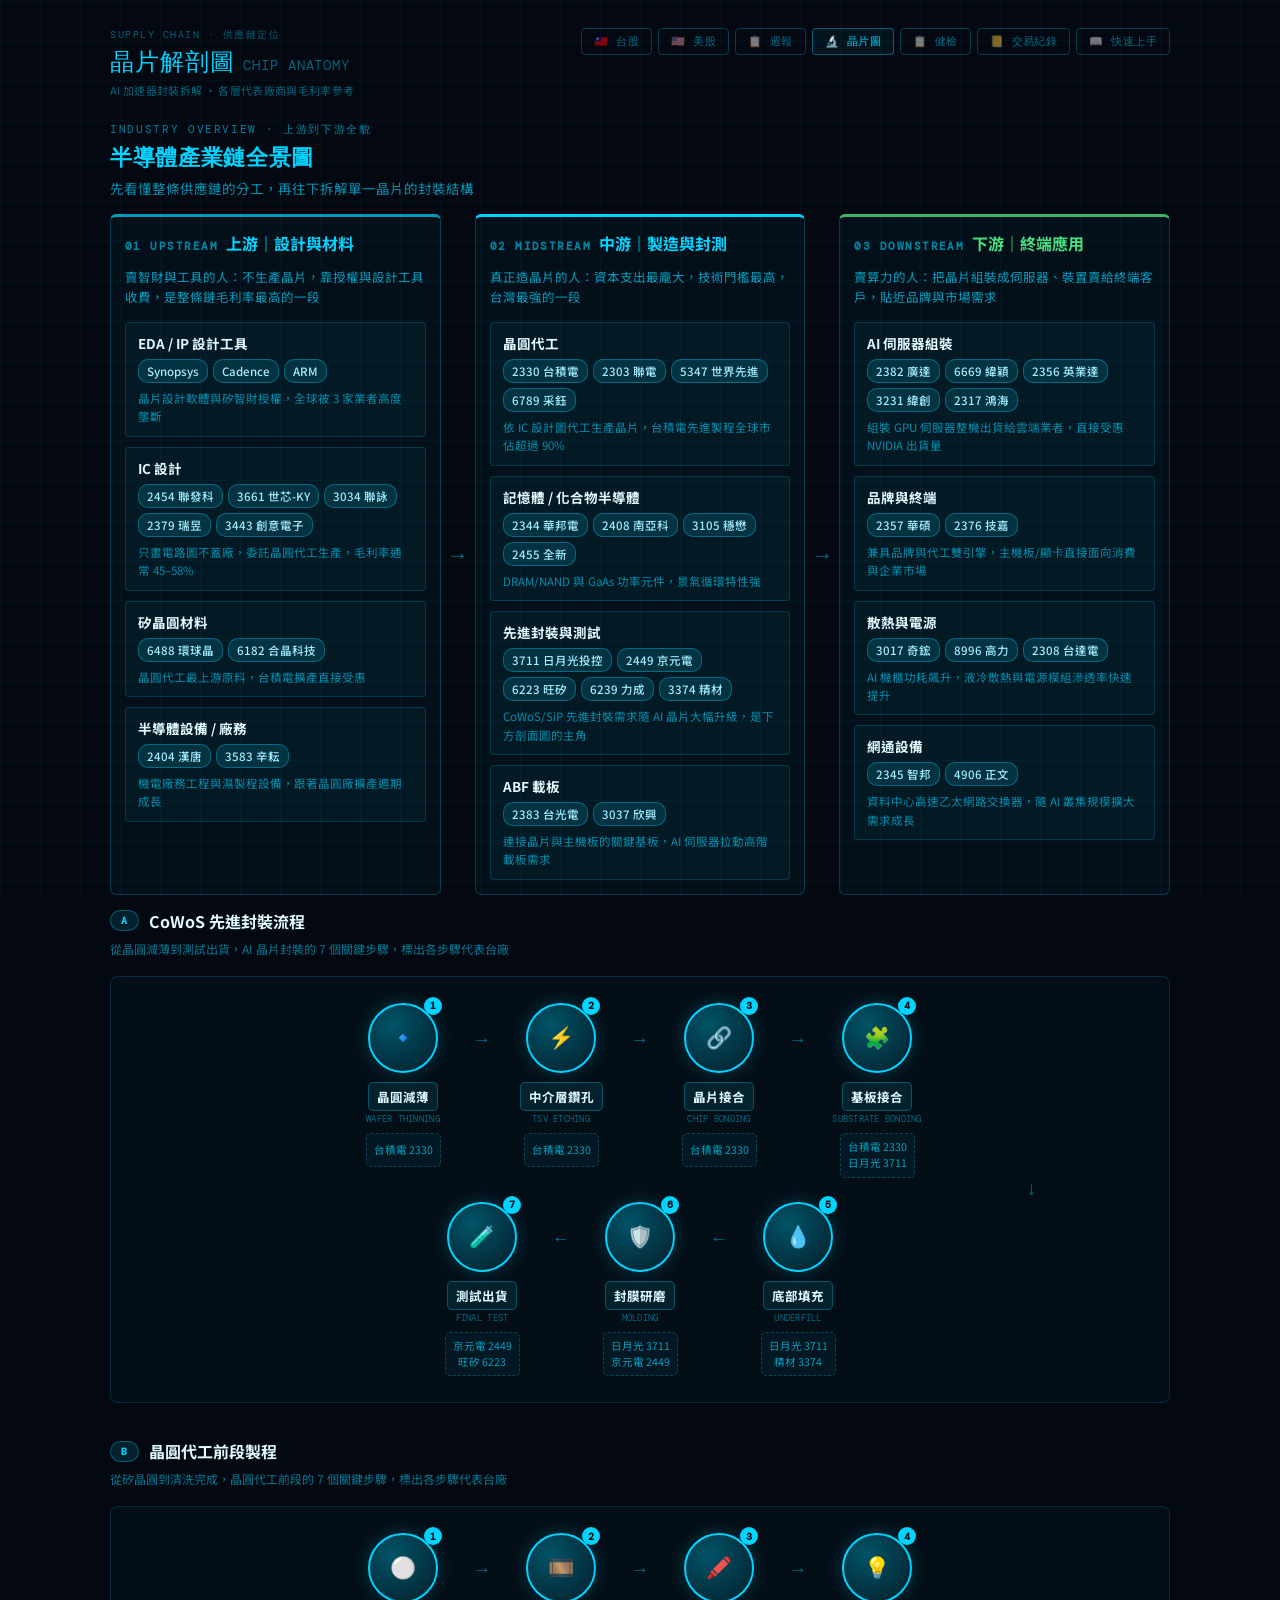
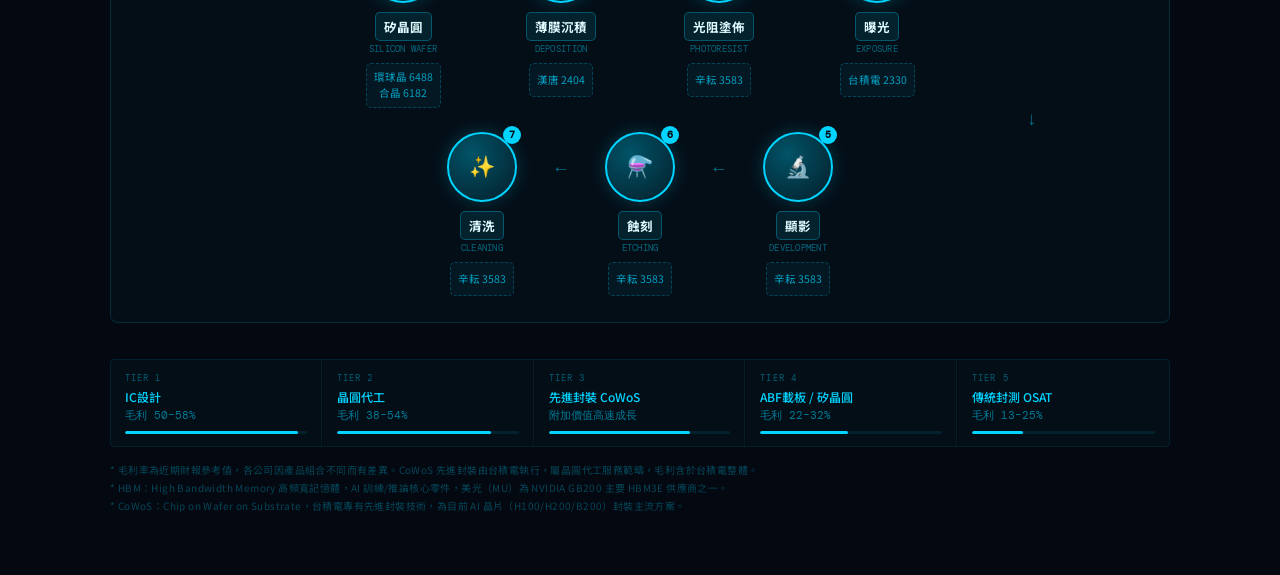
<file: anatomy.html>
<!DOCTYPE html>
<html lang="zh-TW">
<head>
<meta charset="UTF-8">
<meta name="viewport" content="width=device-width, initial-scale=1.0">
<title>晶片解剖圖 · 台股儀表板</title>
<link href="https://fonts.googleapis.com/css2?family=Noto+Sans+TC:wght@300;400;500;700&family=DM+Mono:wght@400;500&display=swap" rel="stylesheet">
<style>
*{box-sizing:border-box;margin:0;padding:0}
html,body{
  background:#040810;
  color:#00d4ff;
  font-family:'DM Mono',monospace;
  min-height:100vh;
  overflow-x:hidden;
}

/* grid background */
body::before{
  content:'';
  position:fixed;inset:0;
  background-image:
    linear-gradient(rgba(0,212,255,0.04) 1px, transparent 1px),
    linear-gradient(90deg, rgba(0,212,255,0.04) 1px, transparent 1px);
  background-size:40px 40px;
  pointer-events:none;
  z-index:0;
}

.page{position:relative;z-index:1;max-width:1100px;margin:0 auto;padding:28px 20px 60px}

/* header */
.top-bar{display:flex;align-items:flex-start;justify-content:space-between;margin-bottom:24px;gap:12px;flex-wrap:wrap}
.title-block{min-width:0}
.eyebrow{font-size:10px;letter-spacing:.15em;color:rgba(0,212,255,0.45);margin-bottom:6px}
.page-title{font-size:clamp(16px,3vw,24px);font-weight:500;letter-spacing:.04em;line-height:1.2;white-space:nowrap}
.page-title em{font-style:normal;color:rgba(0,212,255,0.45);font-size:.6em;margin-left:8px;font-weight:400}
.page-sub{font-size:11px;color:rgba(0,212,255,0.45);margin-top:5px;font-family:'Noto Sans TC',sans-serif;letter-spacing:.03em}
.nav-links{display:flex;gap:6px;flex-shrink:0;flex-wrap:wrap;align-items:flex-start}
.nav-link{
  font-size:11px;padding:5px 12px;border:1px solid rgba(0,212,255,0.25);border-radius:4px;
  color:rgba(0,212,255,0.5);text-decoration:none;letter-spacing:.04em;
  transition:all .15s;white-space:nowrap;
}
.nav-link:hover{color:#00d4ff;border-color:#00d4ff;background:rgba(0,212,255,0.06)}

/* diagram container */
.diagram-wrap{
  background:rgba(0,212,255,0.025);
  border:1px solid rgba(0,212,255,0.15);
  border-radius:4px;
  padding:12px;
  overflow-x:auto;
}
.diagram-wrap svg{width:100%;min-width:700px;height:auto}

/* value chain strip */
.value-chain{
  display:grid;
  grid-template-columns:repeat(5,1fr);
  gap:1px;
  margin-top:16px;
  border:1px solid rgba(0,212,255,0.12);
  border-radius:4px;
  overflow:hidden;
}
.vc-cell{
  padding:12px 14px;
  background:rgba(0,212,255,0.03);
  border-right:1px solid rgba(0,212,255,0.08);
}
.vc-cell:last-child{border-right:none}
.vc-tier{font-size:9px;letter-spacing:.12em;color:rgba(0,212,255,0.4);margin-bottom:4px}
.vc-name{font-size:12px;font-weight:500;color:#00d4ff;margin-bottom:3px;font-family:'Noto Sans TC',sans-serif}
.vc-margin{font-size:11px;color:rgba(0,212,255,0.55)}
.vc-bar{height:3px;background:rgba(0,212,255,0.1);border-radius:2px;margin-top:8px;overflow:hidden}
.vc-fill{height:100%;border-radius:2px;background:#00d4ff}

.footnote{margin-top:14px;font-size:10px;color:rgba(0,212,255,0.3);letter-spacing:.04em;font-family:'Noto Sans TC',sans-serif;line-height:1.8}

@media(max-width:600px){
  .value-chain{grid-template-columns:repeat(2,1fr)}
  .vc-cell:nth-child(2){border-right:none}
}

/* ── 產業鏈全景圖（總覽） ── */
.overview-hd{margin-bottom:16px}
.overview-eyebrow{font-size:11px;letter-spacing:.15em;color:rgba(0,212,255,0.6);margin-bottom:6px}
.overview-title{font-size:clamp(17px,2.8vw,22px);font-weight:600;letter-spacing:.03em;color:#00d4ff;margin-bottom:5px}
.overview-sub{font-size:13.5px;color:rgba(0,212,255,0.68);font-family:'Noto Sans TC',sans-serif}

.chain-grid{
  display:grid;
  grid-template-columns:1fr 34px 1fr 34px 1fr;
  gap:0;
  margin-bottom:14px;
  align-items:stretch;
}
.chain-col{
  background:rgba(0,212,255,0.045);
  border:1px solid rgba(0,212,255,0.22);
  border-radius:6px;
  padding:14px;
  display:flex;flex-direction:column;gap:10px;
}
.chain-col.up{border-top:3px solid rgba(0,212,255,0.7)}
.chain-col.mid{border-top:3px solid #00d4ff}
.chain-col.down{border-top:3px solid rgba(74,222,128,0.8)}
.chain-col-hd{display:flex;align-items:baseline;gap:8px;margin-bottom:2px}
.chain-col-tag{font-size:10.5px;letter-spacing:.14em;color:rgba(0,212,255,0.6);font-weight:600}
.chain-col-name{font-size:16px;font-weight:700;color:#00d4ff;font-family:'Noto Sans TC',sans-serif}
.chain-col.down .chain-col-name{color:#4ade80}
.chain-col-desc{font-size:12.5px;color:rgba(0,212,255,0.72);font-family:'Noto Sans TC',sans-serif;line-height:1.65;margin-bottom:4px}

.chain-arrow{display:flex;align-items:center;justify-content:center;color:rgba(0,212,255,0.5);font-size:22px}

.chain-cat{
  background:rgba(0,212,255,0.05);
  border:1px solid rgba(0,212,255,0.18);
  border-radius:4px;
  padding:10px 12px;
}
.chain-cat-name{font-size:13.5px;font-weight:700;color:#e0faff;font-family:'Noto Sans TC',sans-serif;margin-bottom:6px}
.chain-cat-companies{display:flex;flex-wrap:wrap;gap:5px;margin-bottom:6px}
.chain-chip{
  font-size:11.5px;padding:3px 8px;border-radius:10px;
  background:rgba(0,212,255,0.13);border:1px solid rgba(0,212,255,0.35);
  color:#a3ecff;font-family:'Noto Sans TC',sans-serif;white-space:nowrap;font-weight:500;
}
.chain-cat-desc{font-size:11.5px;color:rgba(0,212,255,0.62);line-height:1.6;font-family:'Noto Sans TC',sans-serif}

.drill-hint{
  display:flex;align-items:center;gap:10px;justify-content:center;
  margin:22px 0 20px;padding:10px;
  font-size:12.5px;color:rgba(0,212,255,0.6);
  letter-spacing:.06em;font-weight:500;
}
.drill-hint::before,.drill-hint::after{content:'';flex:1;height:1px;background:rgba(0,212,255,0.18)}

/* ── 製程流程圖 ── */
.flow-section{margin-bottom:16px}
.flow-hd{display:flex;align-items:center;gap:10px;margin-bottom:6px}
.flow-tag{font-size:10px;padding:3px 10px;border-radius:12px;background:rgba(0,212,255,0.12);border:1px solid rgba(0,212,255,0.35);color:#00d4ff;font-weight:600;font-family:'DM Mono',monospace;letter-spacing:.05em}
.flow-title{font-size:16px;font-weight:700;color:#e0faff;font-family:'Noto Sans TC',sans-serif}
.flow-desc{font-size:12px;color:rgba(0,212,255,0.55);margin-bottom:18px;font-family:'Noto Sans TC',sans-serif;line-height:1.6}
.flow{display:flex;flex-wrap:wrap;gap:0;align-items:flex-start;justify-content:center;background:rgba(0,212,255,0.03);border:1px solid rgba(0,212,255,0.15);border-radius:8px;padding:26px 16px;margin-bottom:36px}
.step{display:flex;flex-direction:column;align-items:center;width:128px}
.step-circle-wrap{position:relative}
.step-circle{width:70px;height:70px;border-radius:50%;background:radial-gradient(circle at 35% 30%,rgba(0,212,255,0.35),rgba(0,212,255,0.08));border:2px solid #00d4ff;display:flex;align-items:center;justify-content:center;font-size:21px;box-shadow:0 0 18px rgba(0,212,255,0.22)}
.step-num{position:absolute;top:-6px;right:-4px;font-size:10px;font-family:'DM Mono',monospace;color:#040810;background:#00d4ff;width:18px;height:18px;border-radius:50%;display:flex;align-items:center;justify-content:center;font-weight:700}
.step-name{font-size:12.5px;font-weight:700;color:#e0faff;margin-top:9px;text-align:center;background:rgba(0,212,255,0.1);border:1px solid rgba(0,212,255,0.3);border-radius:5px;padding:4px 8px;white-space:nowrap;font-family:'Noto Sans TC',sans-serif}
.step-name-en{font-size:8.5px;color:rgba(0,212,255,0.45);font-family:'DM Mono',monospace;margin-top:3px;letter-spacing:.03em}
.step-companies{margin-top:8px;font-size:10.5px;color:rgba(0,212,255,0.72);text-align:center;line-height:1.55;background:rgba(0,212,255,0.05);border:1px dashed rgba(0,212,255,0.25);border-radius:5px;padding:5px 7px;min-height:34px;display:flex;align-items:center;justify-content:center;font-family:'Noto Sans TC',sans-serif}
.flow-arrow{width:30px;display:flex;align-items:center;justify-content:center;color:rgba(0,212,255,0.5);font-size:18px;margin-top:24px}
.flow-break{flex-basis:100%;height:0}
.flow-arrow-down{display:flex;justify-content:center;width:128px;color:rgba(0,212,255,0.5);font-size:18px;transform:rotate(90deg)}
.flow-down-row{width:100%;display:flex;justify-content:flex-end;padding-right:56px}

@media(max-width:760px){
  .flow{flex-direction:column;align-items:center}
  .flow-arrow{transform:rotate(90deg);width:auto;margin:4px 0}
  .flow-down-row{display:none}
}

@media(max-width:820px){
  .chain-grid{grid-template-columns:1fr}
  .chain-arrow{transform:rotate(90deg);padding:2px 0}
}
</style>
<link rel="stylesheet" href="mobile.css?v=1">
</head>
<body>
<div class="page">

  <div class="top-bar">
    <div class="title-block">
      <div class="eyebrow">SUPPLY CHAIN · 供應鏈定位</div>
      <div class="page-title">晶片解剖圖<em>CHIP ANATOMY</em></div>
      <div class="page-sub">AI 加速器封裝拆解 · 各層代表廠商與毛利率參考</div>
    </div>
    <div class="nav-links">
      <a href="index.html" class="nav-link">🇹🇼 台股</a>
      <a href="us.html" class="nav-link">🇺🇸 美股</a>
      <a href="weekly_report.html" class="nav-link">📋 週報</a>
      <a href="anatomy.html" class="nav-link" style="color:#00d4ff;border-color:rgba(0,212,255,0.4);background:rgba(0,212,255,0.06)">🔬 晶片圖</a>
      <a href="health_check.html" class="nav-link">📋 健檢</a>
      <a href="trades.html" class="nav-link">📒 交易紀錄</a>
    <a href="guide.html" class="nav-link">📖 快速上手</a>
    </div>
  </div>

  <!-- ══════════════════════════════════════════════ -->
  <!-- 半導體產業鏈全景圖（總覽：上游→中游→下游） -->
  <!-- ══════════════════════════════════════════════ -->
  <div class="overview-hd">
    <div class="overview-eyebrow">INDUSTRY OVERVIEW · 上游到下游全貌</div>
    <div class="overview-title">半導體產業鏈全景圖</div>
    <div class="overview-sub">先看懂整條供應鏈的分工，再往下拆解單一晶片的封裝結構</div>
  </div>

  <div class="chain-grid">
    <!-- 上游 -->
    <div class="chain-col up">
      <div class="chain-col-hd">
        <span class="chain-col-tag">01 UPSTREAM</span>
        <span class="chain-col-name">上游｜設計與材料</span>
      </div>
      <div class="chain-col-desc">賣智財與工具的人：不生產晶片，靠授權與設計工具收費，是整條鏈毛利率最高的一段</div>

      <div class="chain-cat">
        <div class="chain-cat-name">EDA / IP 設計工具</div>
        <div class="chain-cat-companies">
          <span class="chain-chip">Synopsys</span>
          <span class="chain-chip">Cadence</span>
          <span class="chain-chip">ARM</span>
        </div>
        <div class="chain-cat-desc">晶片設計軟體與矽智財授權，全球被 3 家業者高度壟斷</div>
      </div>

      <div class="chain-cat">
        <div class="chain-cat-name">IC 設計</div>
        <div class="chain-cat-companies">
          <span class="chain-chip">2454 聯發科</span>
          <span class="chain-chip">3661 世芯-KY</span>
          <span class="chain-chip">3034 聯詠</span>
          <span class="chain-chip">2379 瑞昱</span>
          <span class="chain-chip">3443 創意電子</span>
        </div>
        <div class="chain-cat-desc">只畫電路圖不蓋廠，委託晶圓代工生產，毛利率通常 45–58%</div>
      </div>

      <div class="chain-cat">
        <div class="chain-cat-name">矽晶圓材料</div>
        <div class="chain-cat-companies">
          <span class="chain-chip">6488 環球晶</span>
          <span class="chain-chip">6182 合晶科技</span>
        </div>
        <div class="chain-cat-desc">晶圓代工最上游原料，台積電擴產直接受惠</div>
      </div>

      <div class="chain-cat">
        <div class="chain-cat-name">半導體設備 / 廠務</div>
        <div class="chain-cat-companies">
          <span class="chain-chip">2404 漢唐</span>
          <span class="chain-chip">3583 辛耘</span>
        </div>
        <div class="chain-cat-desc">機電廠務工程與濕製程設備，跟著晶圓廠擴產週期成長</div>
      </div>
    </div>

    <div class="chain-arrow">→</div>

    <!-- 中游 -->
    <div class="chain-col mid">
      <div class="chain-col-hd">
        <span class="chain-col-tag">02 MIDSTREAM</span>
        <span class="chain-col-name">中游｜製造與封測</span>
      </div>
      <div class="chain-col-desc">真正造晶片的人：資本支出最龐大，技術門檻最高，台灣最強的一段</div>

      <div class="chain-cat">
        <div class="chain-cat-name">晶圓代工</div>
        <div class="chain-cat-companies">
          <span class="chain-chip">2330 台積電</span>
          <span class="chain-chip">2303 聯電</span>
          <span class="chain-chip">5347 世界先進</span>
          <span class="chain-chip">6789 采鈺</span>
        </div>
        <div class="chain-cat-desc">依 IC 設計圖代工生產晶片，台積電先進製程全球市佔超過 90%</div>
      </div>

      <div class="chain-cat">
        <div class="chain-cat-name">記憶體 / 化合物半導體</div>
        <div class="chain-cat-companies">
          <span class="chain-chip">2344 華邦電</span>
          <span class="chain-chip">2408 南亞科</span>
          <span class="chain-chip">3105 穩懋</span>
          <span class="chain-chip">2455 全新</span>
        </div>
        <div class="chain-cat-desc">DRAM/NAND 與 GaAs 功率元件，景氣循環特性強</div>
      </div>

      <div class="chain-cat">
        <div class="chain-cat-name">先進封裝與測試</div>
        <div class="chain-cat-companies">
          <span class="chain-chip">3711 日月光投控</span>
          <span class="chain-chip">2449 京元電</span>
          <span class="chain-chip">6223 旺矽</span>
          <span class="chain-chip">6239 力成</span>
          <span class="chain-chip">3374 精材</span>
        </div>
        <div class="chain-cat-desc">CoWoS/SiP 先進封裝需求隨 AI 晶片大幅升級，是下方剖面圖的主角</div>
      </div>

      <div class="chain-cat">
        <div class="chain-cat-name">ABF 載板</div>
        <div class="chain-cat-companies">
          <span class="chain-chip">2383 台光電</span>
          <span class="chain-chip">3037 欣興</span>
        </div>
        <div class="chain-cat-desc">連接晶片與主機板的關鍵基板，AI 伺服器拉動高階載板需求</div>
      </div>
    </div>

    <div class="chain-arrow">→</div>

    <!-- 下游 -->
    <div class="chain-col down">
      <div class="chain-col-hd">
        <span class="chain-col-tag">03 DOWNSTREAM</span>
        <span class="chain-col-name">下游｜終端應用</span>
      </div>
      <div class="chain-col-desc">賣算力的人：把晶片組裝成伺服器、裝置賣給終端客戶，貼近品牌與市場需求</div>

      <div class="chain-cat">
        <div class="chain-cat-name">AI 伺服器組裝</div>
        <div class="chain-cat-companies">
          <span class="chain-chip">2382 廣達</span>
          <span class="chain-chip">6669 緯穎</span>
          <span class="chain-chip">2356 英業達</span>
          <span class="chain-chip">3231 緯創</span>
          <span class="chain-chip">2317 鴻海</span>
        </div>
        <div class="chain-cat-desc">組裝 GPU 伺服器整機出貨給雲端業者，直接受惠 NVIDIA 出貨量</div>
      </div>

      <div class="chain-cat">
        <div class="chain-cat-name">品牌與終端</div>
        <div class="chain-cat-companies">
          <span class="chain-chip">2357 華碩</span>
          <span class="chain-chip">2376 技嘉</span>
        </div>
        <div class="chain-cat-desc">兼具品牌與代工雙引擎，主機板/顯卡直接面向消費與企業市場</div>
      </div>

      <div class="chain-cat">
        <div class="chain-cat-name">散熱與電源</div>
        <div class="chain-cat-companies">
          <span class="chain-chip">3017 奇鋐</span>
          <span class="chain-chip">8996 高力</span>
          <span class="chain-chip">2308 台達電</span>
        </div>
        <div class="chain-cat-desc">AI 機櫃功耗飆升，液冷散熱與電源模組滲透率快速提升</div>
      </div>

      <div class="chain-cat">
        <div class="chain-cat-name">網通設備</div>
        <div class="chain-cat-companies">
          <span class="chain-chip">2345 智邦</span>
          <span class="chain-chip">4906 正文</span>
        </div>
        <div class="chain-cat-desc">資料中心高速乙太網路交換器，隨 AI 叢集規模擴大需求成長</div>
      </div>
    </div>
  </div>

  <div class="flow-section">
    <div class="flow-hd">
      <span class="flow-tag">A</span>
      <span class="flow-title">CoWoS 先進封裝流程</span>
    </div>
    <div class="flow-desc">從晶圓減薄到測試出貨，AI 晶片封裝的 7 個關鍵步驟，標出各步驟代表台廠</div>
    <div class="flow">
      <div class="step">
        <div class="step-circle-wrap"><div class="step-circle">🔹</div><div class="step-num">1</div></div>
        <div class="step-name">晶圓減薄</div>
        <div class="step-name-en">WAFER THINNING</div>
        <div class="step-companies">台積電 2330</div>
      </div>
      <div class="flow-arrow">→</div>
      <div class="step">
        <div class="step-circle-wrap"><div class="step-circle">⚡</div><div class="step-num">2</div></div>
        <div class="step-name">中介層鑽孔</div>
        <div class="step-name-en">TSV ETCHING</div>
        <div class="step-companies">台積電 2330</div>
      </div>
      <div class="flow-arrow">→</div>
      <div class="step">
        <div class="step-circle-wrap"><div class="step-circle">🔗</div><div class="step-num">3</div></div>
        <div class="step-name">晶片接合</div>
        <div class="step-name-en">CHIP BONDING</div>
        <div class="step-companies">台積電 2330</div>
      </div>
      <div class="flow-arrow">→</div>
      <div class="step">
        <div class="step-circle-wrap"><div class="step-circle">🧩</div><div class="step-num">4</div></div>
        <div class="step-name">基板接合</div>
        <div class="step-name-en">SUBSTRATE BONDING</div>
        <div class="step-companies">台積電 2330<br>日月光 3711</div>
      </div>
      <div class="flow-break"></div>
      <div class="flow-down-row"><div class="flow-arrow-down">→</div></div>
      <div class="flow-break"></div>
      <div class="step">
        <div class="step-circle-wrap"><div class="step-circle">🧪</div><div class="step-num">7</div></div>
        <div class="step-name">測試出貨</div>
        <div class="step-name-en">FINAL TEST</div>
        <div class="step-companies">京元電 2449<br>旺矽 6223</div>
      </div>
      <div class="flow-arrow">←</div>
      <div class="step">
        <div class="step-circle-wrap"><div class="step-circle">🛡️</div><div class="step-num">6</div></div>
        <div class="step-name">封膜研磨</div>
        <div class="step-name-en">MOLDING</div>
        <div class="step-companies">日月光 3711<br>京元電 2449</div>
      </div>
      <div class="flow-arrow">←</div>
      <div class="step">
        <div class="step-circle-wrap"><div class="step-circle">💧</div><div class="step-num">5</div></div>
        <div class="step-name">底部填充</div>
        <div class="step-name-en">UNDERFILL</div>
        <div class="step-companies">日月光 3711<br>精材 3374</div>
      </div>
    </div>
  </div>

  <div class="flow-section">
    <div class="flow-hd">
      <span class="flow-tag">B</span>
      <span class="flow-title">晶圓代工前段製程</span>
    </div>
    <div class="flow-desc">從矽晶圓到清洗完成，晶圓代工前段的 7 個關鍵步驟，標出各步驟代表台廠</div>
    <div class="flow">
      <div class="step">
        <div class="step-circle-wrap"><div class="step-circle">⚪</div><div class="step-num">1</div></div>
        <div class="step-name">矽晶圓</div>
        <div class="step-name-en">SILICON WAFER</div>
        <div class="step-companies">環球晶 6488<br>合晶 6182</div>
      </div>
      <div class="flow-arrow">→</div>
      <div class="step">
        <div class="step-circle-wrap"><div class="step-circle">🎞️</div><div class="step-num">2</div></div>
        <div class="step-name">薄膜沉積</div>
        <div class="step-name-en">DEPOSITION</div>
        <div class="step-companies">漢唐 2404</div>
      </div>
      <div class="flow-arrow">→</div>
      <div class="step">
        <div class="step-circle-wrap"><div class="step-circle">🖍️</div><div class="step-num">3</div></div>
        <div class="step-name">光阻塗佈</div>
        <div class="step-name-en">PHOTORESIST</div>
        <div class="step-companies">辛耘 3583</div>
      </div>
      <div class="flow-arrow">→</div>
      <div class="step">
        <div class="step-circle-wrap"><div class="step-circle">💡</div><div class="step-num">4</div></div>
        <div class="step-name">曝光</div>
        <div class="step-name-en">EXPOSURE</div>
        <div class="step-companies">台積電 2330</div>
      </div>
      <div class="flow-break"></div>
      <div class="flow-down-row"><div class="flow-arrow-down">→</div></div>
      <div class="flow-break"></div>
      <div class="step">
        <div class="step-circle-wrap"><div class="step-circle">✨</div><div class="step-num">7</div></div>
        <div class="step-name">清洗</div>
        <div class="step-name-en">CLEANING</div>
        <div class="step-companies">辛耘 3583</div>
      </div>
      <div class="flow-arrow">←</div>
      <div class="step">
        <div class="step-circle-wrap"><div class="step-circle">⚗️</div><div class="step-num">6</div></div>
        <div class="step-name">蝕刻</div>
        <div class="step-name-en">ETCHING</div>
        <div class="step-companies">辛耘 3583</div>
      </div>
      <div class="flow-arrow">←</div>
      <div class="step">
        <div class="step-circle-wrap"><div class="step-circle">🔬</div><div class="step-num">5</div></div>
        <div class="step-name">顯影</div>
        <div class="step-name-en">DEVELOPMENT</div>
        <div class="step-companies">辛耘 3583</div>
      </div>
    </div>
  </div>


  <!-- Value chain strip -->
  <div class="value-chain">
    <div class="vc-cell">
      <div class="vc-tier">TIER 1</div>
      <div class="vc-name">IC設計</div>
      <div class="vc-margin">毛利 50–58%</div>
      <div class="vc-bar"><div class="vc-fill" style="width:95%"></div></div>
    </div>
    <div class="vc-cell">
      <div class="vc-tier">TIER 2</div>
      <div class="vc-name">晶圓代工</div>
      <div class="vc-margin">毛利 38–54%</div>
      <div class="vc-bar"><div class="vc-fill" style="width:85%"></div></div>
    </div>
    <div class="vc-cell">
      <div class="vc-tier">TIER 3</div>
      <div class="vc-name">先進封裝 CoWoS</div>
      <div class="vc-margin">附加價值高速成長</div>
      <div class="vc-bar"><div class="vc-fill" style="width:78%"></div></div>
    </div>
    <div class="vc-cell">
      <div class="vc-tier">TIER 4</div>
      <div class="vc-name">ABF載板 / 矽晶圓</div>
      <div class="vc-margin">毛利 22–32%</div>
      <div class="vc-bar"><div class="vc-fill" style="width:48%"></div></div>
    </div>
    <div class="vc-cell">
      <div class="vc-tier">TIER 5</div>
      <div class="vc-name">傳統封測 OSAT</div>
      <div class="vc-margin">毛利 13–25%</div>
      <div class="vc-bar"><div class="vc-fill" style="width:28%"></div></div>
    </div>
  </div>

  <div class="footnote">
    * 毛利率為近期財報參考值，各公司因產品組合不同而有差異。CoWoS 先進封裝由台積電執行，屬晶圓代工服務範疇，毛利含於台積電整體。<br>
    * HBM：High Bandwidth Memory 高頻寬記憶體，AI 訓練/推論核心零件，美光（MU）為 NVIDIA GB200 主要 HBM3E 供應商之一。<br>
    * CoWoS：Chip on Wafer on Substrate，台積電專有先進封裝技術，為目前 AI 晶片（H100/H200/B200）封裝主流方案。
  </div>

</div><!-- /page -->
</body>
</html>
</file>
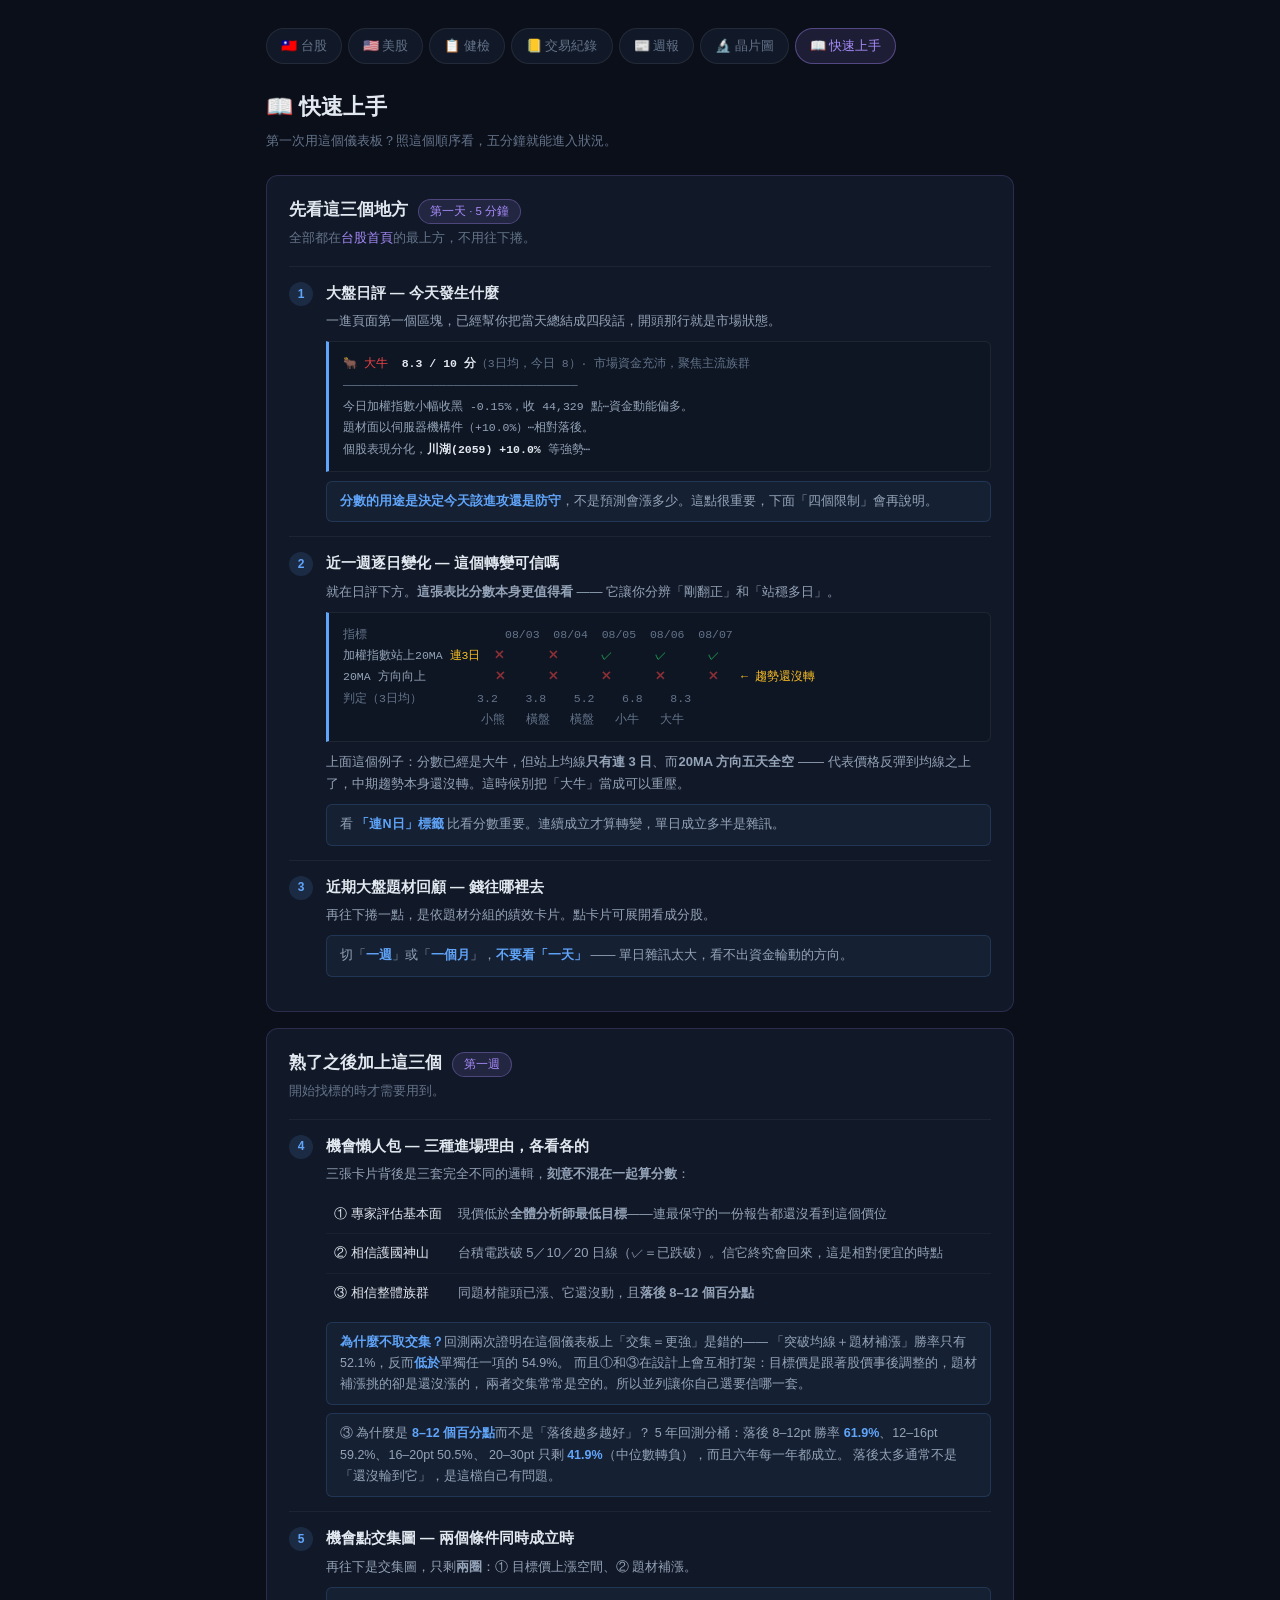
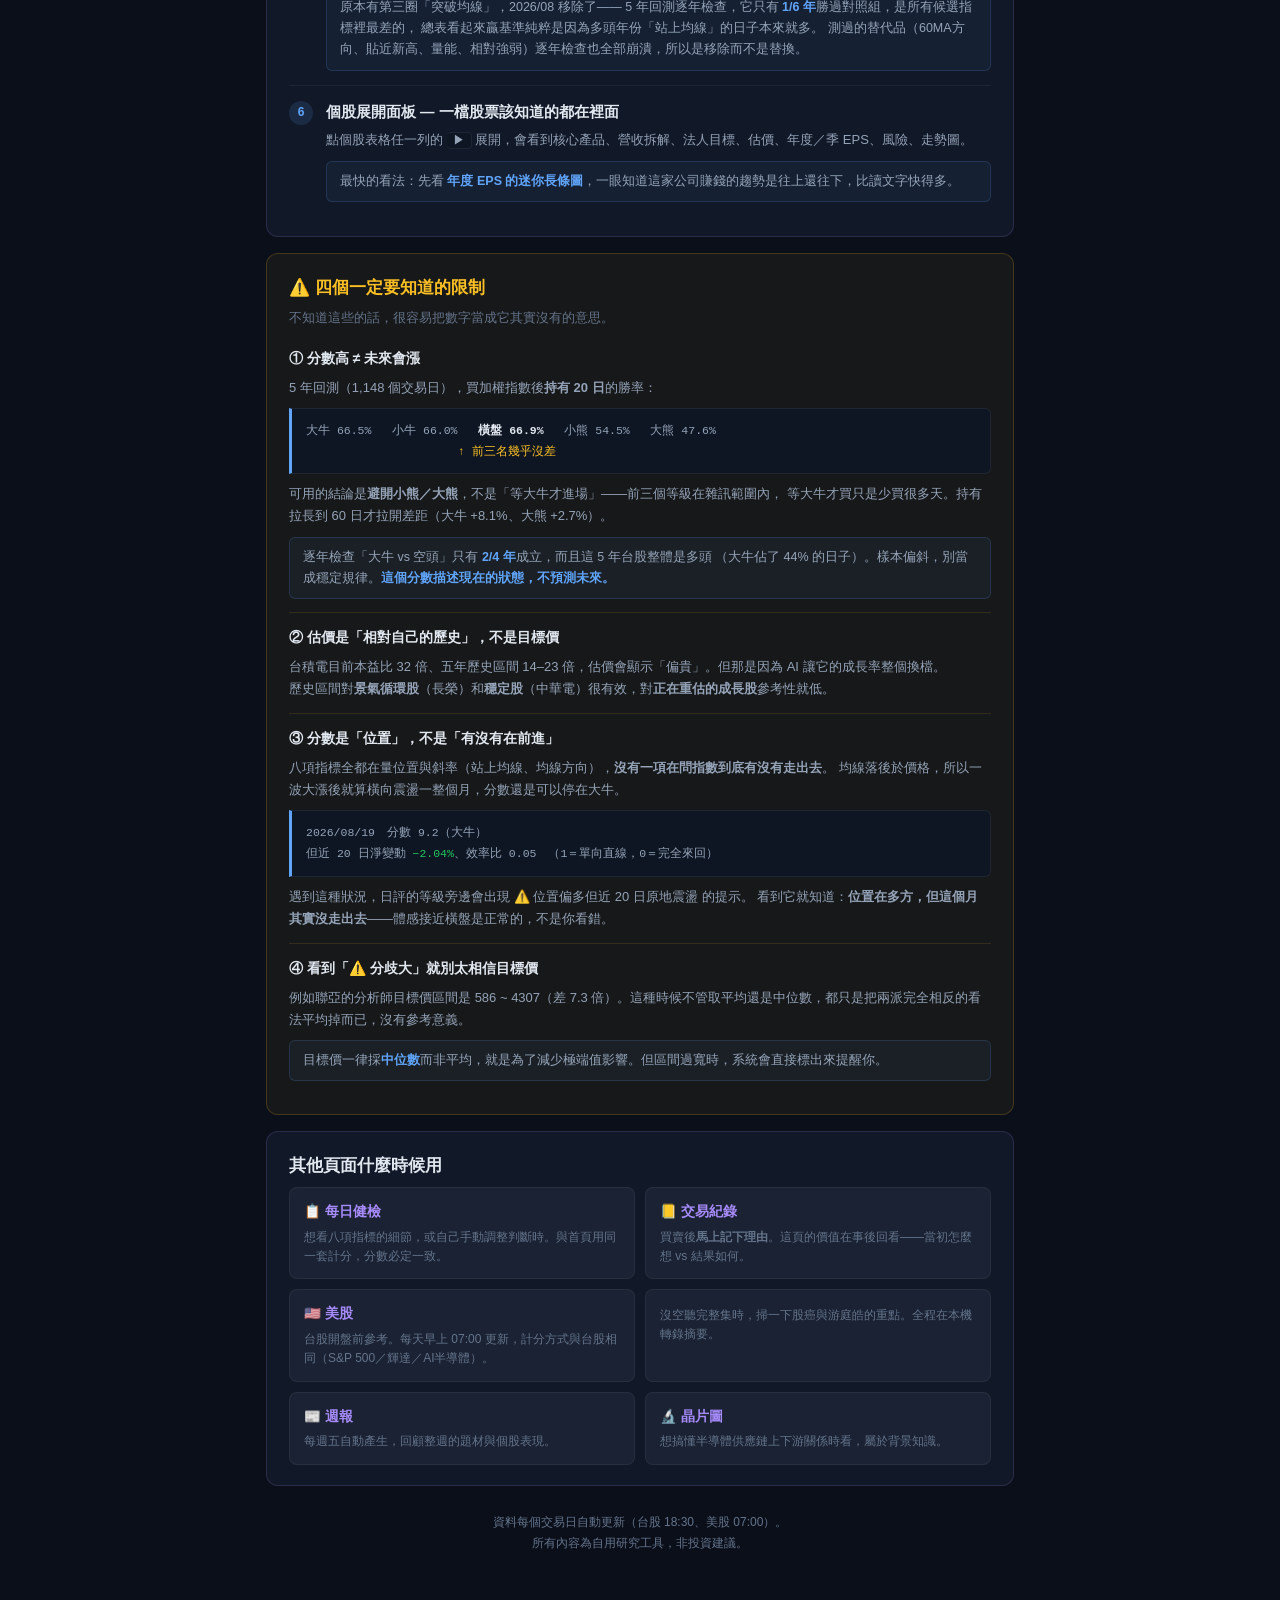
<file: guide.html>
<!DOCTYPE html>
<html lang="zh-TW">
<head>
<meta charset="UTF-8">
<meta name="viewport" content="width=device-width, initial-scale=1.0">
<title>快速上手 · 台股儀表板</title>
<style>
:root{
  --bg:#0b0f1a;--bg2:#111827;--bg3:#1a2233;--bg4:#0e1623;
  --border:rgba(167,139,250,0.18);--border2:rgba(167,139,250,0.32);
  --text:#e2e8f0;--text2:#94a3b8;--text3:#64748b;
  --accent:#a78bfa;--up:#ef4444;--dn:#22c55e;--warn:#fbbf24;--blue:#60a5fa;
  --font:'Noto Sans TC',sans-serif;--mono:'JetBrains Mono','Fira Mono',monospace;
  --r:8px;
}
*{box-sizing:border-box;margin:0;padding:0}
body{background:var(--bg);color:var(--text);font-family:var(--font);min-height:100vh;font-size:14px;line-height:1.7}
a{color:var(--accent);text-decoration:none}
a:hover{text-decoration:underline}

.page{max-width:780px;margin:0 auto;padding:28px 16px 80px}

nav{display:flex;gap:6px;margin-bottom:24px;flex-wrap:wrap}
.nav-a{display:inline-flex;align-items:center;gap:5px;padding:6px 14px;border-radius:20px;font-size:13px;
  background:var(--bg2);border:1px solid rgba(255,255,255,0.08);color:var(--text3);transition:all .15s}
.nav-a:hover{color:var(--accent);border-color:var(--accent);text-decoration:none}
.nav-a.active{background:rgba(167,139,250,0.12);border-color:rgba(167,139,250,0.4);color:var(--accent);font-weight:500}

.page-hd{margin-bottom:22px}
.page-hd h1{font-size:22px;font-weight:700;color:var(--text);margin-bottom:5px}
.page-hd p{font-size:13px;color:var(--text3)}

/* ── 階段區塊 ── */
.stage{background:var(--bg2);border:1px solid var(--border);border-radius:12px;padding:20px 22px;margin-bottom:16px}
.stage-hd{display:flex;align-items:baseline;gap:10px;margin-bottom:4px;flex-wrap:wrap}
.stage-hd h2{font-size:17px;font-weight:700;color:var(--text)}
.stage-hd .when{font-size:11.5px;color:var(--accent);background:rgba(167,139,250,.12);
  border:1px solid var(--border2);border-radius:20px;padding:2px 11px;font-weight:500}
.stage-sub{font-size:12.5px;color:var(--text3);margin-bottom:16px}

.step{display:flex;gap:13px;padding:14px 0;border-top:1px solid rgba(255,255,255,.05)}
.step:first-of-type{border-top:none;padding-top:4px}
.step-n{flex-shrink:0;width:24px;height:24px;border-radius:50%;background:rgba(96,165,250,.14);
  color:var(--blue);font-size:12px;font-weight:700;display:flex;align-items:center;justify-content:center;margin-top:1px}
.step-body{flex:1;min-width:0}
.step-body h3{font-size:14.5px;font-weight:600;color:var(--text);margin-bottom:5px}
.step-body p{font-size:13px;color:var(--text2);margin-bottom:8px}
.step-body p:last-child{margin-bottom:0}

/* ── 畫面示意 ── */
.demo{background:var(--bg4);border:1px solid rgba(255,255,255,.07);border-left:3px solid var(--blue);
  border-radius:0 6px 6px 0;padding:11px 14px;margin:9px 0;font-family:var(--mono);
  font-size:11.5px;line-height:1.85;color:var(--text2);white-space:pre-wrap;overflow-x:auto}
/* 對齊用的表格示意才強制不換行，其餘散文照常斷行 */
.demo.tbl{white-space:pre}
.demo .hi{color:var(--text);font-weight:600}
.demo .up{color:var(--up)}
.demo .dn{color:var(--dn)}
/* ✓／✕ 沿用健檢表：成立=綠、不成立=紅，與漲跌色無關 */
.demo .y{color:var(--dn)}
.demo .n{color:var(--up);opacity:.6}
.demo .warn{color:var(--warn)}
.demo .dim{color:var(--text3)}

.tip{font-size:12.5px;color:var(--text2);background:rgba(96,165,250,.06);
  border:1px solid rgba(96,165,250,.16);border-radius:6px;padding:9px 13px;margin-top:9px}
.tip b{color:var(--blue)}

/* ── 限制警語 ── */
.warn-card{background:rgba(251,191,36,.05);border:1px solid rgba(251,191,36,.2);
  border-radius:12px;padding:20px 22px;margin-bottom:16px}
.warn-card h2{font-size:17px;font-weight:700;color:var(--warn);margin-bottom:5px}
.warn-card>p{font-size:12.5px;color:var(--text3);margin-bottom:16px}
.limit{padding:13px 0;border-top:1px solid rgba(251,191,36,.12)}
.limit:first-of-type{border-top:none;padding-top:2px}
.limit h3{font-size:14px;font-weight:600;color:var(--text);margin-bottom:6px}
.limit p{font-size:13px;color:var(--text2)}

/* ── 表格 ── */
table{width:100%;border-collapse:collapse;font-size:13px;margin:10px 0}
th{text-align:left;font-size:11px;color:var(--text3);font-weight:500;letter-spacing:.04em;
  padding:6px 8px;border-bottom:1px solid rgba(255,255,255,.1)}
td{padding:8px;border-bottom:1px solid rgba(255,255,255,.04);color:var(--text2);vertical-align:top}
tr:last-child td{border-bottom:none}
td:first-child{white-space:nowrap;color:var(--text);width:1%}

/* 窄螢幕時兩欄表格會把說明欄擠成一字一行，改成上下堆疊 */
@media (max-width:560px){
  table, tbody, tr, td{display:block;width:auto}
  td{padding:2px 0;border-bottom:none}
  /* 桌機版的 width:1% 會讓標題欄縮成一字一行，這裡要一併蓋掉 */
  td:first-child{white-space:normal;font-weight:600;padding-top:8px;width:auto}
  tr{border-bottom:1px solid rgba(255,255,255,.06);padding-bottom:8px}
  tr:last-child{border-bottom:none}
}
td .mono{font-family:var(--mono);font-size:12px}

.pages-grid{display:grid;grid-template-columns:repeat(auto-fill,minmax(230px,1fr));gap:10px;margin-top:6px}
.page-card{background:var(--bg3);border:1px solid rgba(255,255,255,.06);border-radius:8px;padding:12px 14px}
.page-card a{font-size:13.5px;font-weight:600}
.page-card p{font-size:12px;color:var(--text3);margin-top:4px;line-height:1.6}

.foot{font-size:12px;color:var(--text3);text-align:center;margin-top:26px;line-height:1.8}
</style>
<link rel="stylesheet" href="mobile.css?v=1">
</head>
<body>
<div class="page">

  <nav>
    <a href="index.html" class="nav-a">🇹🇼 台股</a>
    <a href="us.html" class="nav-a">🇺🇸 美股</a>
    <a href="health_check.html" class="nav-a">📋 健檢</a>
    <a href="trades.html" class="nav-a">📒 交易紀錄</a>
    <a href="weekly_report.html" class="nav-a">📰 週報</a>
    <a href="anatomy.html" class="nav-a">🔬 晶片圖</a>
    <a href="guide.html" class="nav-a active">📖 快速上手</a>
  </nav>

  <div class="page-hd">
    <h1>📖 快速上手</h1>
    <p>第一次用這個儀表板？照這個順序看，五分鐘就能進入狀況。</p>
  </div>

  <!-- ── 第一天 ── -->
  <div class="stage">
    <div class="stage-hd">
      <h2>先看這三個地方</h2>
      <span class="when">第一天 · 5 分鐘</span>
    </div>
    <div class="stage-sub">全部都在<a href="index.html">台股首頁</a>的最上方，不用往下捲。</div>

    <div class="step">
      <span class="step-n">1</span>
      <div class="step-body">
        <h3>大盤日評 — 今天發生什麼</h3>
        <p>一進頁面第一個區塊，已經幫你把當天總結成四段話，開頭那行就是市場狀態。</p>
        <div class="demo"><span class="up">🐂 大牛</span>  <span class="hi">8.3 / 10 分</span><span class="dim">（3日均，今日 8）· 市場資金充沛，聚焦主流族群</span>
<span class="dim">──────────────────────────────────</span>
今日加權指數小幅收黑 -0.15%，收 44,329 點⋯資金動能偏多。
題材面以伺服器機構件（+10.0%）⋯相對落後。
個股表現分化，<span class="hi">川湖(2059) +10.0%</span> 等強勢⋯</div>
        <div class="tip"><b>分數的用途是決定今天該進攻還是防守</b>，不是預測會漲多少。這點很重要，下面「四個限制」會再說明。</div>
      </div>
    </div>

    <div class="step">
      <span class="step-n">2</span>
      <div class="step-body">
        <h3>近一週逐日變化 — 這個轉變可信嗎</h3>
        <p>就在日評下方。<b>這張表比分數本身更值得看</b> —— 它讓你分辨「剛翻正」和「站穩多日」。</p>
        <div class="demo tbl"><span class="dim">指標                    08/03  08/04  08/05  08/06  08/07</span>
加權指數站上20MA <span class="warn">連3日</span>  <span class="n">✕</span>      <span class="n">✕</span>      <span class="y">✓</span>      <span class="y">✓</span>      <span class="y">✓</span>
20MA 方向向上          <span class="n">✕</span>      <span class="n">✕</span>      <span class="n">✕</span>      <span class="n">✕</span>      <span class="n">✕</span>   <span class="warn">← 趨勢還沒轉</span>
<span class="dim">判定（3日均）        3.2    3.8    5.2    6.8    8.3</span>
<span class="dim">                    小熊   橫盤   橫盤   小牛   大牛</span></div>
        <p>上面這個例子：分數已經是大牛，但站上均線<b>只有連 3 日</b>、而<b>20MA 方向五天全空</b> —— 代表價格反彈到均線之上了，中期趨勢本身還沒轉。這時候別把「大牛」當成可以重壓。</p>
        <div class="tip">看 <b>「連N日」標籤</b> 比看分數重要。連續成立才算轉變，單日成立多半是雜訊。</div>
      </div>
    </div>

    <div class="step">
      <span class="step-n">3</span>
      <div class="step-body">
        <h3>近期大盤題材回顧 — 錢往哪裡去</h3>
        <p>再往下捲一點，是依題材分組的績效卡片。點卡片可展開看成分股。</p>
        <div class="tip">切「<b>一週</b>」或「<b>一個月</b>」，<b>不要看「一天」</b> —— 單日雜訊太大，看不出資金輪動的方向。</div>
      </div>
    </div>
  </div>

  <!-- ── 第一週 ── -->
  <div class="stage">
    <div class="stage-hd">
      <h2>熟了之後加上這三個</h2>
      <span class="when">第一週</span>
    </div>
    <div class="stage-sub">開始找標的時才需要用到。</div>

    <div class="step">
      <span class="step-n">4</span>
      <div class="step-body">
        <h3>機會懶人包 — 三種進場理由，各看各的</h3>
        <p>三張卡片背後是三套完全不同的邏輯，<b>刻意不混在一起算分數</b>：</p>
        <table>
          <tr><td>① 專家評估基本面</td><td>現價低於<b>全體分析師最低目標</b>——連最保守的一份報告都還沒看到這個價位</td></tr>
          <tr><td>② 相信護國神山</td><td>台積電跌破 5／10／20 日線（✓＝已跌破）。信它終究會回來，這是相對便宜的時點</td></tr>
          <tr><td>③ 相信整體族群</td><td>同題材龍頭已漲、它還沒動，且<b>落後 8–12 個百分點</b></td></tr>
        </table>
        <div class="tip"><b>為什麼不取交集？</b>回測兩次證明在這個儀表板上「交集＝更強」是錯的——
          「突破均線＋題材補漲」勝率只有 52.1%，反而<b>低於</b>單獨任一項的 54.9%。
          而且①和③在設計上會互相打架：目標價是跟著股價事後調整的，題材補漲挑的卻是還沒漲的，
          兩者交集常常是空的。所以並列讓你自己選要信哪一套。</div>
        <div class="tip" style="margin-top:8px">③ 為什麼是 <b>8–12 個百分點</b>而不是「落後越多越好」？
          5 年回測分桶：落後 8–12pt 勝率 <b>61.9%</b>、12–16pt 59.2%、16–20pt 50.5%、
          20–30pt 只剩 <b>41.9%</b>（中位數轉負），而且六年每一年都成立。
          落後太多通常不是「還沒輪到它」，是這檔自己有問題。</div>
      </div>
    </div>

    <div class="step">
      <span class="step-n">5</span>
      <div class="step-body">
        <h3>機會點交集圖 — 兩個條件同時成立時</h3>
        <p>再往下是交集圖，只剩<b>兩圈</b>：① 目標價上漲空間、② 題材補漲。</p>
        <div class="tip">原本有第三圈「突破均線」，2026/08 移除了——
          5 年回測逐年檢查，它只有 <b>1/6 年</b>勝過對照組，是所有候選指標裡最差的，
          總表看起來贏基準純粹是因為多頭年份「站上均線」的日子本來就多。
          測過的替代品（60MA方向、貼近新高、量能、相對強弱）逐年檢查也全部崩潰，所以是移除而不是替換。</div>
      </div>
    </div>

    <div class="step">
      <span class="step-n">6</span>
      <div class="step-body">
        <h3>個股展開面板 — 一檔股票該知道的都在裡面</h3>
        <p>點個股表格任一列的 <span class="demo" style="display:inline;white-space:normal;padding:1px 6px;border-left:none;border-radius:4px">▶</span> 展開，會看到核心產品、營收拆解、法人目標、估價、年度／季 EPS、風險、走勢圖。</p>
        <div class="tip">最快的看法：先看 <b>年度 EPS 的迷你長條圖</b>，一眼知道這家公司賺錢的趨勢是往上還往下，比讀文字快得多。</div>
      </div>
    </div>
  </div>

  <!-- ── 限制 ── -->
  <div class="warn-card">
    <h2>⚠️ 四個一定要知道的限制</h2>
    <p>不知道這些的話，很容易把數字當成它其實沒有的意思。</p>

    <div class="limit">
      <h3>① 分數高 ≠ 未來會漲</h3>
      <p>5 年回測（1,148 個交易日），買加權指數後<b>持有 20 日</b>的勝率：</p>
      <div class="demo">大牛 66.5%   小牛 66.0%   <span class="hi">橫盤 66.9%</span>   小熊 54.5%   大熊 47.6%
                      <span class="warn">↑ 前三名幾乎沒差</span></div>
      <p>可用的結論是<b>避開小熊／大熊</b>，不是「等大牛才進場」——前三個等級在雜訊範圍內，
        等大牛才買只是少買很多天。持有拉長到 60 日才拉開差距（大牛 +8.1%、大熊 +2.7%）。</p>
      <div class="tip">逐年檢查「大牛 vs 空頭」只有 <b>2/4 年</b>成立，而且這 5 年台股整體是多頭
        （大牛佔了 44% 的日子）。樣本偏斜，別當成穩定規律。<b>這個分數描述現在的狀態，不預測未來。</b></div>
    </div>

    <div class="limit">
      <h3>② 估價是「相對自己的歷史」，不是目標價</h3>
      <p>台積電目前本益比 32 倍、五年歷史區間 14–23 倍，估價會顯示「偏貴」。但那是因為 AI 讓它的成長率整個換檔。</p>
      <p>歷史區間對<b>景氣循環股</b>（長榮）和<b>穩定股</b>（中華電）很有效，對<b>正在重估的成長股</b>參考性就低。</p>
    </div>

    <div class="limit">
      <h3>③ 分數是「位置」，不是「有沒有在前進」</h3>
      <p>八項指標全都在量位置與斜率（站上均線、均線方向），<b>沒有一項在問指數到底有沒有走出去</b>。
        均線落後於價格，所以一波大漲後就算橫向震盪一整個月，分數還是可以停在大牛。</p>
      <div class="demo">2026/08/19　分數 9.2（大牛）
但近 20 日淨變動 <span class="dn">−2.04%</span>、效率比 0.05　（1＝單向直線，0＝完全來回）</div>
      <p>遇到這種狀況，日評的等級旁邊會出現 <span class="warn">⚠️ 位置偏多但近 20 日原地震盪</span> 的提示。
        看到它就知道：<b>位置在多方，但這個月其實沒走出去</b>——體感接近橫盤是正常的，不是你看錯。</p>
    </div>

    <div class="limit">
      <h3>④ 看到「⚠️ 分歧大」就別太相信目標價</h3>
      <p>例如聯亞的分析師目標價區間是 <span class="mono">586 ~ 4307</span>（差 7.3 倍）。這種時候不管取平均還是中位數，都只是把兩派完全相反的看法平均掉而已，沒有參考意義。</p>
      <div class="tip">目標價一律採<b>中位數</b>而非平均，就是為了減少極端值影響。但區間過寬時，系統會直接標出來提醒你。</div>
    </div>
  </div>

  <!-- ── 其他頁面 ── -->
  <div class="stage">
    <div class="stage-hd"><h2>其他頁面什麼時候用</h2></div>
    <div class="pages-grid">
      <div class="page-card">
        <a href="health_check.html">📋 每日健檢</a>
        <p>想看八項指標的細節，或自己手動調整判斷時。與首頁用同一套計分，分數必定一致。</p>
      </div>
      <div class="page-card">
        <a href="trades.html">📒 交易紀錄</a>
        <p>買賣後<b>馬上記下理由</b>。這頁的價值在事後回看——當初怎麼想 vs 結果如何。</p>
      </div>
      <div class="page-card">
        <a href="us.html">🇺🇸 美股</a>
        <p>台股開盤前參考。每天早上 07:00 更新，計分方式與台股相同（S&amp;P 500／輝達／AI半導體）。</p>
      </div>
      <div class="page-card">
        <p>沒空聽完整集時，掃一下股癌與游庭皓的重點。全程在本機轉錄摘要。</p>
      </div>
      <div class="page-card">
        <a href="weekly_report.html">📰 週報</a>
        <p>每週五自動產生，回顧整週的題材與個股表現。</p>
      </div>
      <div class="page-card">
        <a href="anatomy.html">🔬 晶片圖</a>
        <p>想搞懂半導體供應鏈上下游關係時看，屬於背景知識。</p>
      </div>
    </div>
  </div>

  <div class="foot">
    資料每個交易日自動更新（台股 18:30、美股 07:00）。<br>
    所有內容為自用研究工具，非投資建議。
  </div>

</div>
</body>
</html>
</file>
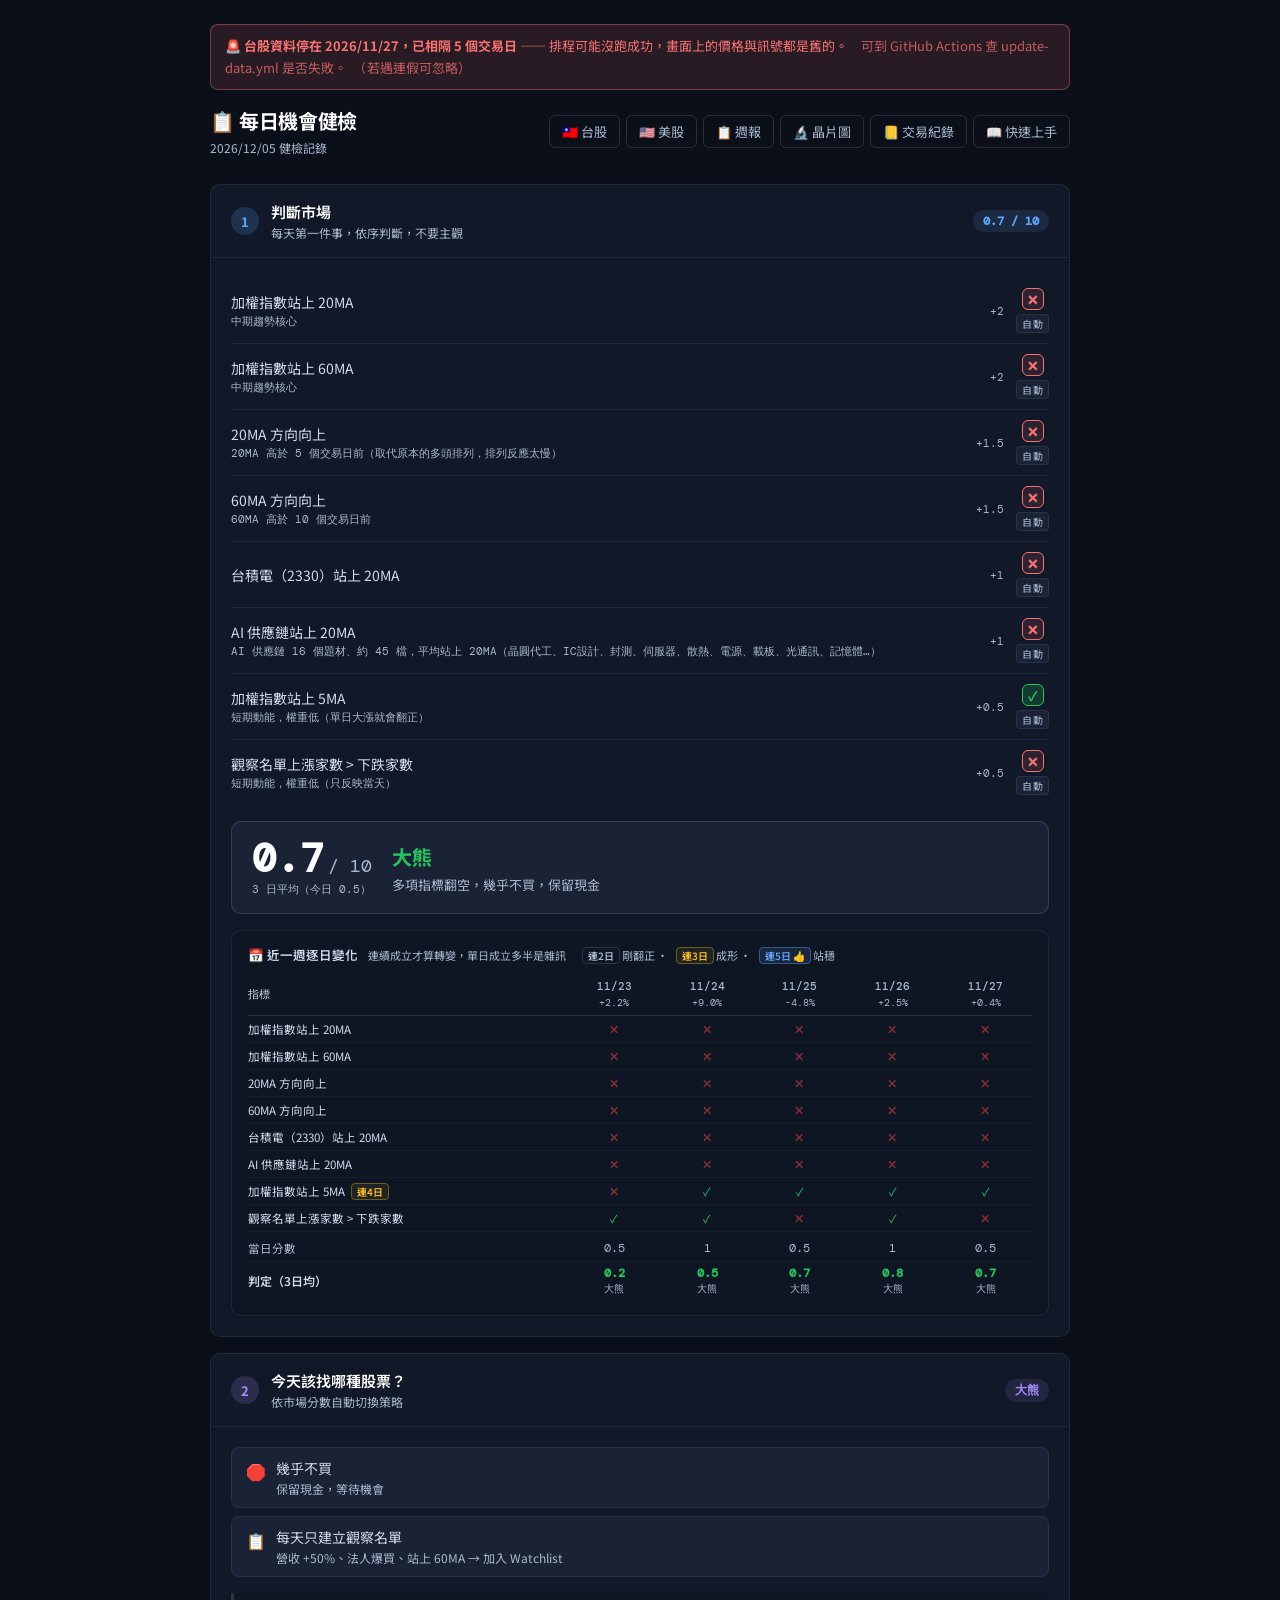
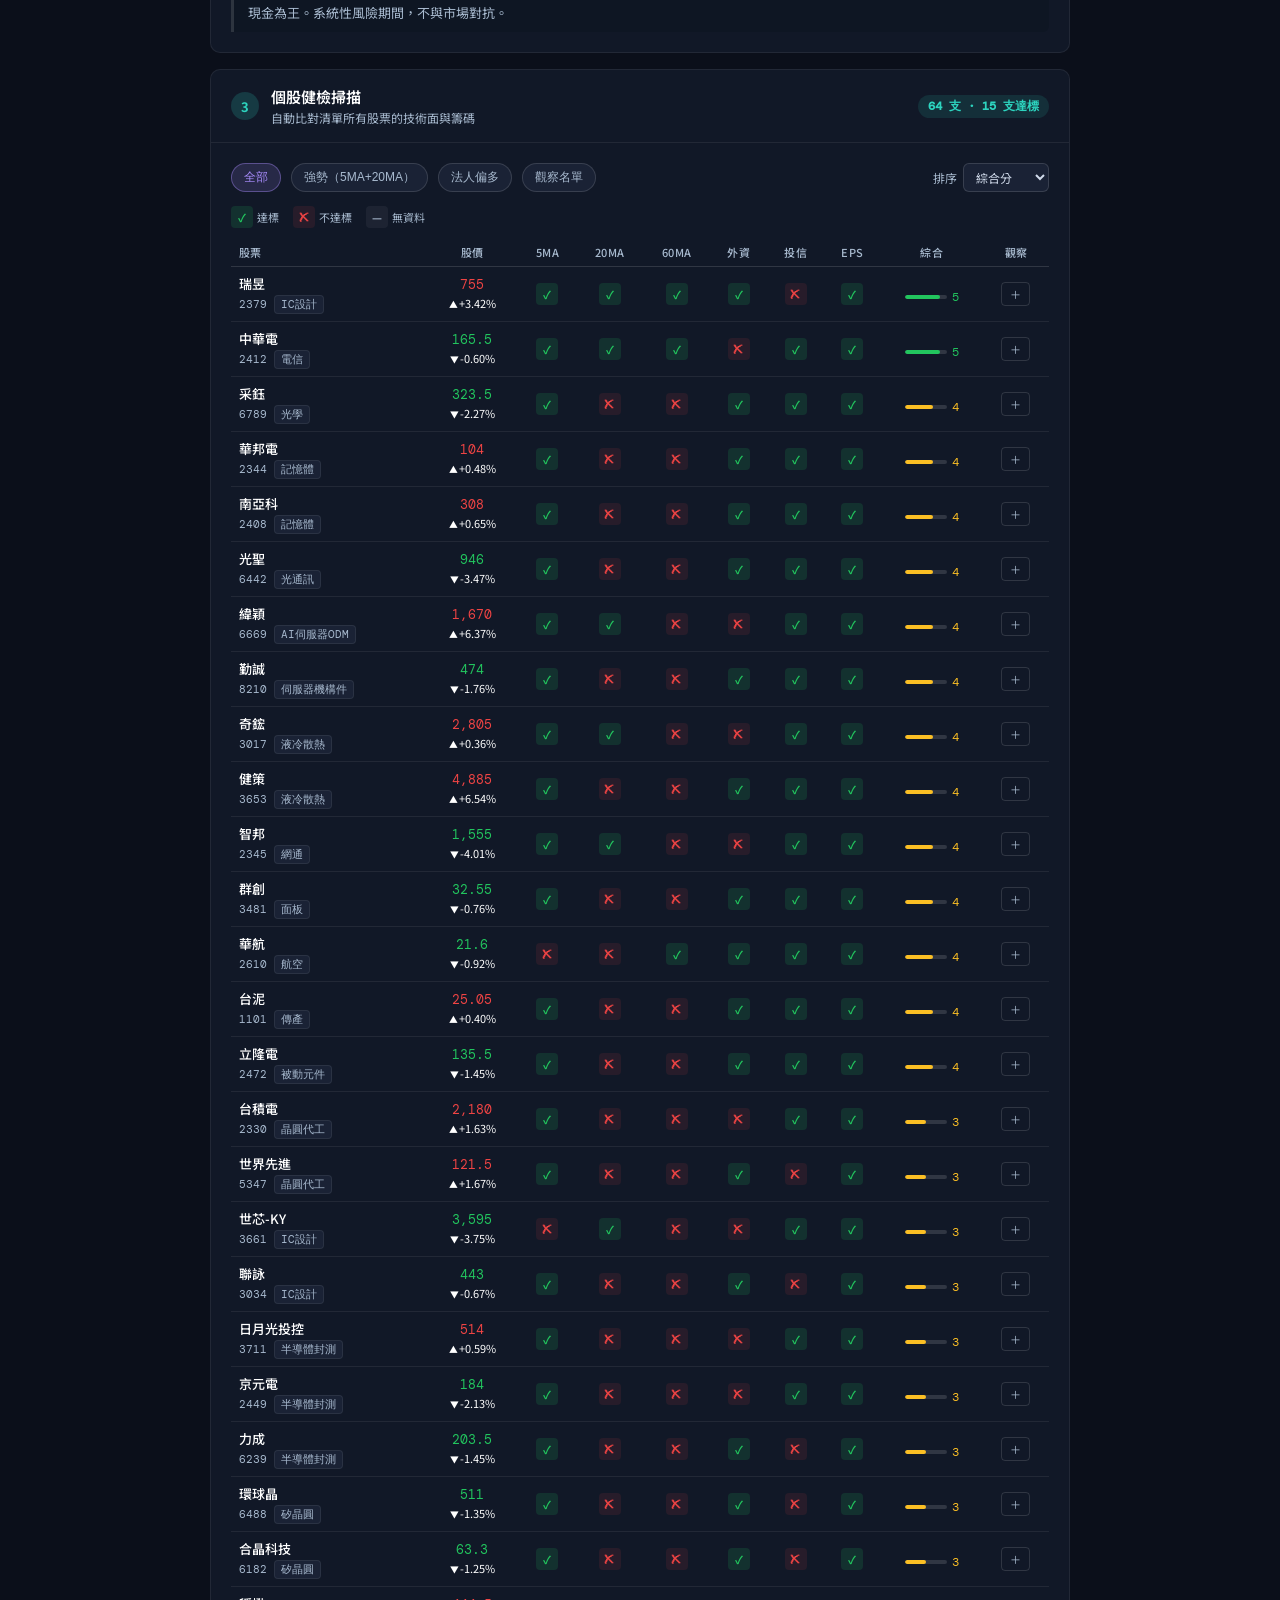
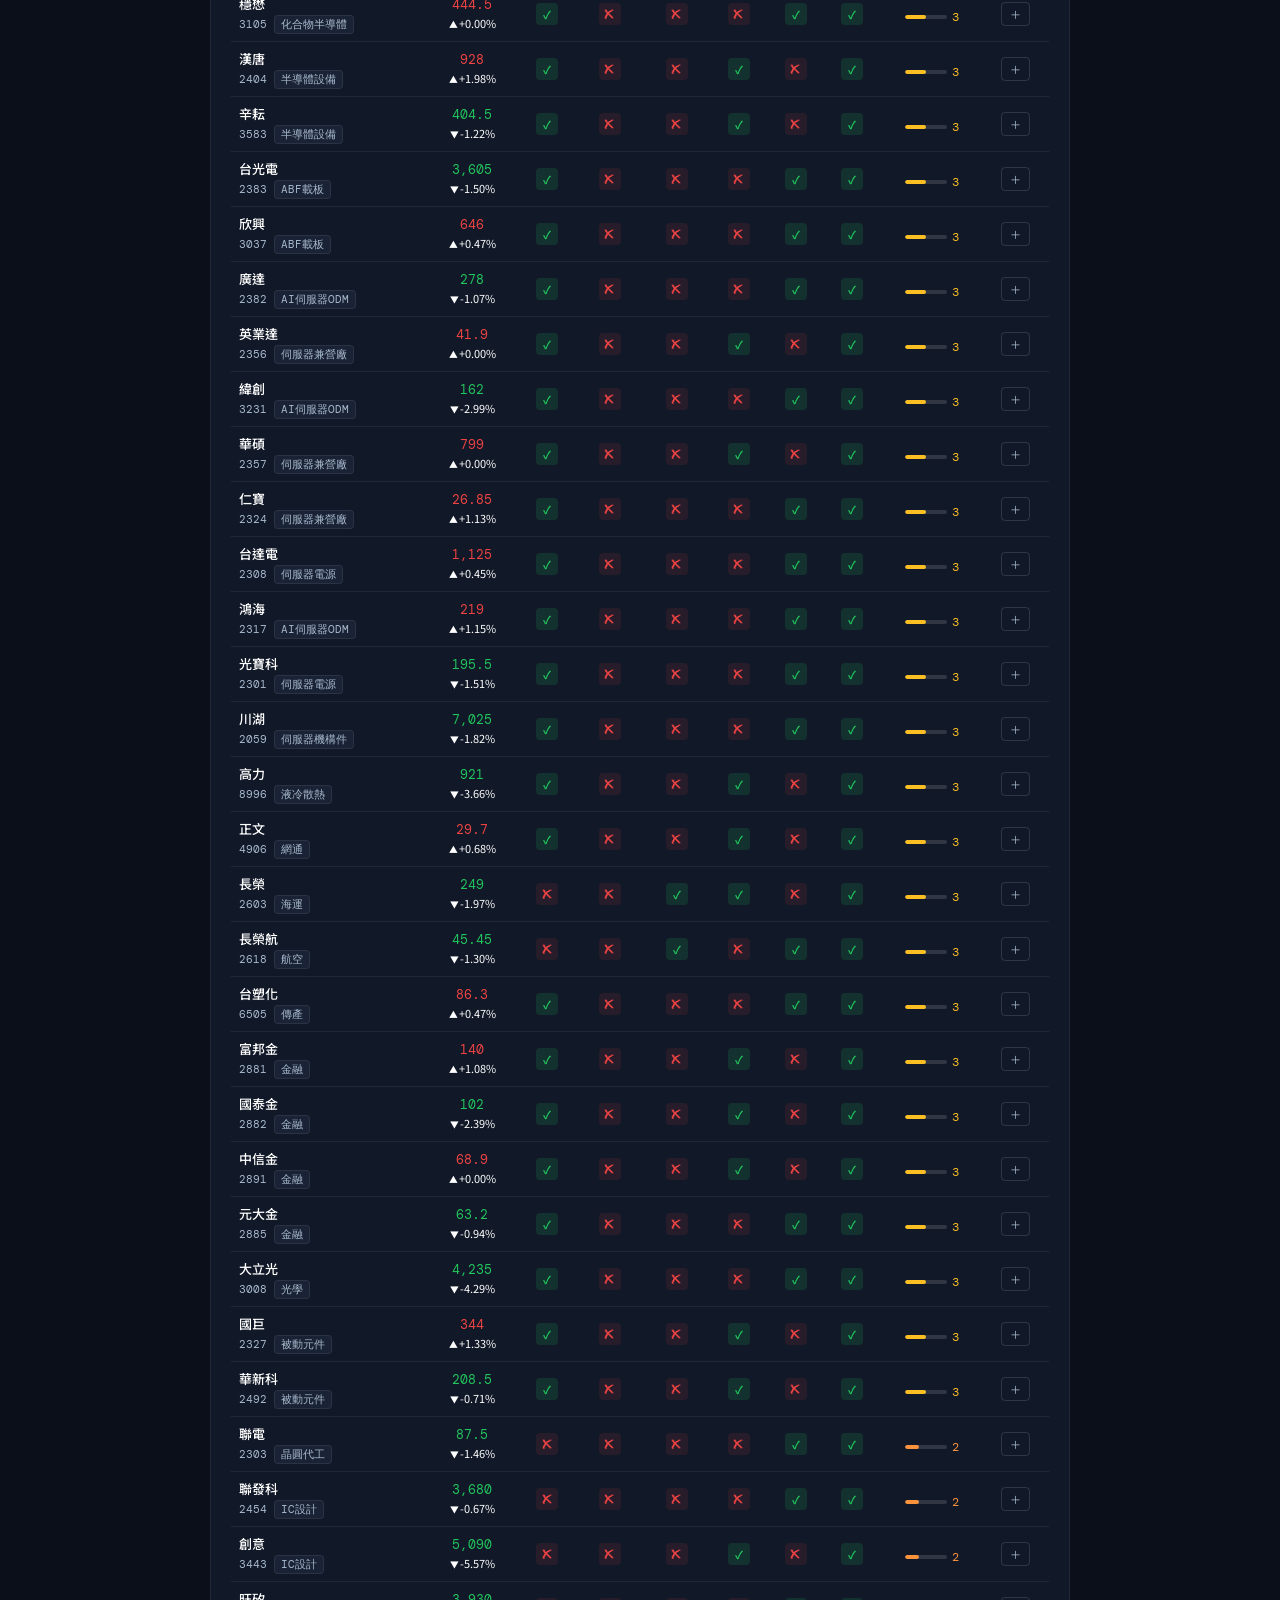
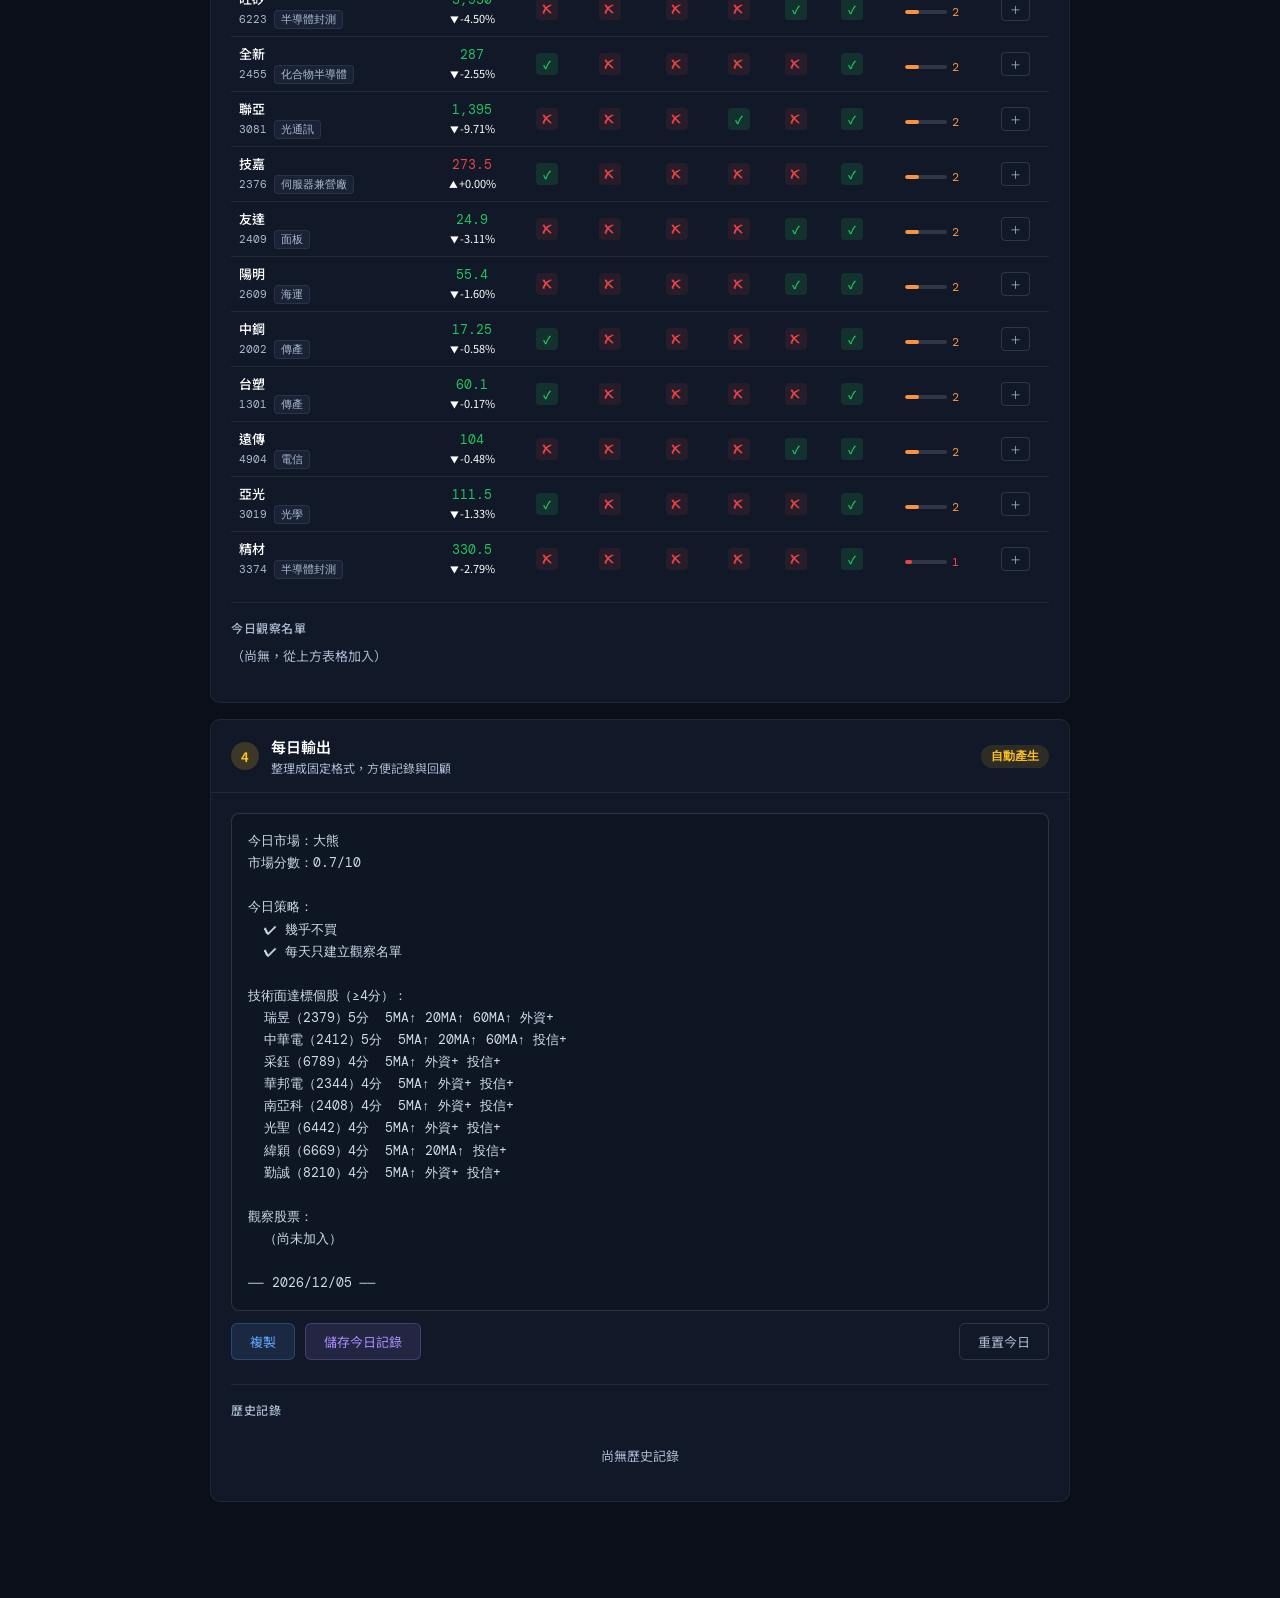
<file: health_check.html>
<!DOCTYPE html>
<html lang="zh-TW">
<head>
<meta charset="UTF-8">
<meta name="viewport" content="width=device-width, initial-scale=1.0">
<title>每日機會健檢 · 台股儀表板</title>
<link href="https://fonts.googleapis.com/css2?family=Noto+Sans+TC:wght@300;400;500;700&family=DM+Mono:wght@400;500&display=swap" rel="stylesheet">
<style>
:root{
  --bg:#0b0f1a;--bg2:#111827;--bg3:#1a2235;--bg4:#0e1623;
  --border:rgba(255,255,255,0.07);--border2:rgba(255,255,255,0.13);
  --text:#ffffff;--text2:#d0daea;--text3:#a8bacf;
  --up:#ef4444;--dn:#22c55e;
  --blue:#60a5fa;--purple:#a78bfa;--teal:#2dd4bf;--yellow:#fbbf24;--orange:#fb923c;
  --green:#4ade80;--red:#f87171;
  --font:'Noto Sans TC',sans-serif;--mono:'DM Mono',monospace;--r:10px;
}
*{box-sizing:border-box;margin:0;padding:0}
html,body{background:var(--bg);min-height:100%}
body{font-family:var(--font);color:var(--text);padding:24px 20px 80px;max-width:900px;margin:0 auto}

/* ── Header ── */
.page-header{display:flex;align-items:center;justify-content:space-between;margin-bottom:28px;flex-wrap:wrap;gap:12px}
.page-header h1{font-size:20px;font-weight:700;letter-spacing:-.02em}
.page-header .sub{font-size:12px;color:var(--text3);margin-top:4px}
.back-link{font-size:13px;color:var(--text3);text-decoration:none;display:flex;align-items:center;gap:6px;padding:6px 12px;border:1px solid var(--border2);border-radius:6px;transition:color .15s,border-color .15s}
.back-link:hover{color:var(--purple);border-color:var(--purple)}

/* ── Step card ── */
.step-card{background:var(--bg2);border:1px solid var(--border);border-radius:var(--r);margin-bottom:16px;overflow:hidden}
.step-header{display:flex;align-items:center;gap:12px;padding:16px 20px;border-bottom:1px solid var(--border);cursor:pointer;user-select:none}
.step-num{width:28px;height:28px;border-radius:50%;display:flex;align-items:center;justify-content:center;font-size:13px;font-weight:700;flex-shrink:0}
.s1 .step-num{background:rgba(96,165,250,0.18);color:var(--blue)}
.s2 .step-num{background:rgba(167,139,250,0.18);color:var(--purple)}
.s3 .step-num{background:rgba(45,212,191,0.18);color:var(--teal)}
.s4 .step-num{background:rgba(251,191,36,0.18);color:var(--yellow)}
.step-title{font-size:15px;font-weight:600}
.step-sub{font-size:12px;color:var(--text3);margin-top:2px}
.step-badge{margin-left:auto;font-size:12px;padding:3px 10px;border-radius:20px;font-family:var(--mono);font-weight:600;white-space:nowrap}
.step-body{padding:20px}

/* ── STEP 1: Scoring ── */
.score-row{display:grid;grid-template-columns:1fr auto auto;align-items:center;gap:12px;padding:10px 0;border-bottom:1px solid var(--border)}
.score-row:last-child{border-bottom:none}
.score-row .label{font-size:14px;color:var(--text2)}
.score-row .label small{display:block;font-size:11px;color:var(--text3);margin-top:2px;font-family:var(--mono)}
.score-row .pts{font-size:11px;font-family:var(--mono);color:var(--text3);white-space:nowrap}
.score-check{width:22px;height:22px;border-radius:6px;border:1.5px solid var(--border2);background:var(--bg3);cursor:pointer;display:flex;align-items:center;justify-content:center;transition:all .15s;flex-shrink:0}
.score-check.checked{background:var(--dn);border-color:var(--dn)}
.score-check.checked::after{content:'✓';font-size:13px;color:#fff;font-weight:700}
.score-check.auto-yes{background:rgba(34,197,94,0.2);border-color:var(--dn);cursor:default}
.score-check.auto-yes::after{content:'✓';font-size:13px;color:var(--dn);font-weight:700}
.score-check.auto-no{background:rgba(248,113,113,0.12);border-color:var(--red);cursor:default}
.score-check.auto-no::after{content:'✕';font-size:12px;color:var(--red);font-weight:700}
.auto-tag{font-size:10px;color:var(--text3);background:var(--bg3);border:1px solid var(--border);border-radius:4px;padding:1px 5px;letter-spacing:.04em}

.score-total{background:var(--bg3);border:1px solid var(--border2);border-radius:var(--r);padding:16px 20px;margin-top:16px;display:flex;align-items:center;gap:20px;flex-wrap:wrap}
.score-num{font-size:40px;font-weight:700;font-family:var(--mono);line-height:1}
.score-denom{font-size:18px;color:var(--text3);font-family:var(--mono)}
.score-label{font-size:20px;font-weight:700}
.score-desc{font-size:13px;color:var(--text3);margin-top:4px}

/* ── 近一週逐日指標 ── */
.trend-wrap{margin-top:16px;border:1px solid var(--border);border-radius:var(--r);
  background:var(--bg4);padding:14px 16px}
.trend-hd{font-size:12.5px;font-weight:600;color:var(--text2);margin-bottom:10px;
  display:flex;align-items:baseline;gap:10px;flex-wrap:wrap}
.trend-sub{font-size:11px;color:var(--text3);font-weight:400}
.trend-scroll{overflow-x:auto}
.trend-tbl{border-collapse:collapse;font-size:11.5px;width:100%;min-width:420px}
.trend-tbl th,.trend-tbl td{padding:5px 6px;text-align:center;white-space:nowrap}
.trend-tbl th:first-child,.trend-tbl td:first-child{text-align:left;padding-left:0;
  min-width:150px;color:var(--text2);font-weight:400}
.trend-tbl thead th{color:var(--text3);font-weight:500;font-family:var(--mono);
  border-bottom:1px solid var(--border2);font-size:10.5px;line-height:1.5}
.trend-tbl tbody tr:not(:last-child) td{border-bottom:1px solid rgba(255,255,255,0.04)}
.trend-cell{font-size:11px}
.trend-y{color:var(--dn)}
.trend-n{color:var(--up);opacity:.55}
.trend-tbl tr.trend-score td{border-top:1px solid var(--border2);padding-top:8px;
  font-family:var(--mono);font-weight:600;font-size:12px}
.trend-tbl tr.trend-score td:first-child{font-family:var(--font);font-weight:600;color:var(--text2)}
.trend-lvl{font-size:10px;display:block;font-weight:400;color:var(--text3);margin-top:1px}
.trend-chg{font-size:9.5px;display:block;font-weight:400;margin-top:1px}
/* 連N日依「站穩程度」分級：2日=剛翻正（灰）、3–4日=轉變成形（黃）、5日=全表成立（綠） */
.trend-streak{font-size:10px;margin-left:6px;white-space:nowrap;padding:0 5px;border-radius:4px;
  border:1px solid transparent;font-weight:600}
.trend-streak.s-new{color:var(--text3);border-color:var(--border2)}
.trend-streak.s-mid{color:var(--yellow);border-color:rgba(251,191,36,.35);background:rgba(251,191,36,.08)}
/* 站穩用藍色而非綠色：台股綠＝跌，綠底容易被誤讀成負面 */
.trend-streak.s-firm{color:var(--blue);border-color:rgba(96,165,250,.4);background:rgba(96,165,250,.12)}
.trend-tbl tr.trend-raw td{border-top:1px solid var(--border2);padding-top:8px;
  font-family:var(--mono);font-size:11.5px;color:var(--text3)}
.trend-tbl tr.trend-raw td:first-child{font-family:var(--font);color:var(--text3)}
.trend-tbl tr.trend-score td{border-top:none;padding-top:3px}

/* ── STEP 2: Strategy ── */
.market-tabs{display:flex;gap:8px;flex-wrap:wrap;margin-bottom:20px}
.mkt-tab{padding:6px 16px;border-radius:20px;font-size:13px;font-weight:600;border:1.5px solid var(--border2);cursor:pointer;transition:all .15s;background:var(--bg3);color:var(--text3)}
/* 與 market_status.js 的 LEVELS 配色一致：暖色＝多、冷色＝空。
   原本這裡把大牛設成 --dn(綠)、大熊設成 --red(紅)，方向與等級標籤完全相反。 */
.mkt-tab:hover{border-color:var(--text3);color:var(--text2)}
.mkt-tab.active-bull2{border-color:#ef4444;color:#ef4444}
.mkt-tab.active-bull1{border-color:#f87171;color:#f87171}
.mkt-tab.active-side {border-color:#fbbf24;color:#fbbf24}
.mkt-tab.active-bear1{border-color:#4ade80;color:#4ade80}
.mkt-tab.active-bear2{border-color:#22c55e;color:#22c55e}

.strategy-block{display:none}
.strategy-block.active{display:block}

.theme-chips{display:flex;flex-wrap:wrap;gap:8px;margin-bottom:20px}
.theme-chip{padding:5px 14px;border-radius:20px;font-size:13px;font-weight:500;background:rgba(96,165,250,0.1);border:1px solid rgba(96,165,250,0.25);color:var(--blue)}
.theme-chip.hot{background:rgba(167,139,250,0.1);border-color:rgba(167,139,250,0.3);color:var(--purple)}

.buy-points{display:flex;flex-direction:column;gap:8px}
.buy-point{display:flex;align-items:flex-start;gap:10px;padding:10px 14px;background:var(--bg3);border-radius:8px;border:1px solid var(--border)}
.buy-point .icon{font-size:16px;flex-shrink:0;margin-top:1px}
.buy-point .text{font-size:14px;color:var(--text2)}
.buy-point .text small{display:block;font-size:12px;color:var(--text3);margin-top:2px}

.strategy-note{font-size:13px;color:var(--text3);margin-top:16px;padding:10px 14px;border-left:3px solid var(--border2);background:var(--bg4);border-radius:0 6px 6px 0}

/* ── STEP 3: Auto scan table ── */
.scan-toolbar{display:flex;align-items:center;gap:10px;margin-bottom:14px;flex-wrap:wrap}
.scan-filter{padding:5px 12px;border-radius:20px;font-size:12px;font-weight:500;border:1px solid var(--border2);cursor:pointer;background:var(--bg3);color:var(--text3);transition:all .15s}
.scan-filter.active{background:rgba(167,139,250,0.15);border-color:rgba(167,139,250,0.4);color:var(--purple)}
.scan-sort{margin-left:auto;font-size:12px;color:var(--text3);display:flex;align-items:center;gap:6px}
.scan-sort select{background:var(--bg3);border:1px solid var(--border2);border-radius:6px;color:var(--text2);font-size:12px;padding:4px 8px;outline:none;font-family:var(--font);cursor:pointer}

.scan-table{width:100%;border-collapse:collapse;font-size:13px}
.scan-table th{font-size:11px;color:var(--text3);font-weight:500;letter-spacing:.04em;padding:6px 8px;border-bottom:1px solid var(--border2);text-align:center;white-space:nowrap}
.scan-table th:first-child{text-align:left}
.scan-table td{padding:7px 8px;border-bottom:1px solid var(--border);vertical-align:middle;text-align:center}
.scan-table td:first-child{text-align:left}
.scan-table tr:last-child td{border-bottom:none}
.scan-table tr:hover td{background:rgba(255,255,255,0.025)}

.sc-name{font-weight:500;color:var(--text)}
.sc-code{font-size:11px;color:var(--text3);font-family:var(--mono)}
.sc-theme{font-size:11px;color:var(--text3);background:var(--bg3);border:1px solid var(--border);border-radius:4px;padding:1px 6px;display:inline-block;margin-top:2px}
.sc-price{font-family:var(--mono);font-size:13px}
.sc-price.up{color:var(--up)}
.sc-price.dn{color:var(--dn)}
/* 漲跌不能只靠紅綠。.sig 標出「帶正負號的變動量」，只有它長 ▲▼
   （價格本身用 .sc-price.up/.dn 上色，不加符號）。與 index.html 同步。 */
.up.sig::before{content:"\25B2";font-size:.8em;margin-right:.15em;vertical-align:.05em}
.dn.sig::before{content:"\25BC";font-size:.8em;margin-right:.15em;vertical-align:.05em}

.ind{width:22px;height:22px;border-radius:4px;display:inline-flex;align-items:center;justify-content:center;font-size:11px;font-weight:700}
.ind-y{background:rgba(34,197,94,0.15);color:var(--dn)}
.ind-n{background:rgba(239,68,68,0.10);color:var(--up)}
.ind-u{background:rgba(255,255,255,0.05);color:var(--text3)}

.score-bar-wrap{display:inline-flex;align-items:center;gap:5px}
.score-bar{height:4px;border-radius:2px;background:var(--border2);width:42px;overflow:hidden}
.score-bar-fill{height:100%;border-radius:2px;transition:width .3s}

.wl-btn{padding:3px 8px;border-radius:4px;font-size:11px;cursor:pointer;border:1px solid var(--border2);background:transparent;color:var(--text3);font-family:var(--font);transition:all .12s;white-space:nowrap}
.wl-btn:hover{border-color:var(--purple);color:var(--purple)}
.wl-btn.in-wl{border-color:rgba(167,139,250,0.4);color:var(--purple);background:rgba(167,139,250,0.08)}

.scan-legend{display:flex;gap:14px;font-size:11px;color:var(--text3);margin-bottom:10px;flex-wrap:wrap;align-items:center}
.scan-legend span{display:flex;align-items:center;gap:4px}

.watchlist-wrap{margin-top:20px;padding-top:16px;border-top:1px solid var(--border)}
.watchlist-title{font-size:12px;color:var(--text3);letter-spacing:.05em;text-transform:uppercase;margin-bottom:10px;font-weight:500}

.watchlist-wrap{margin-top:16px}
.watchlist-title{font-size:12px;color:var(--text3);letter-spacing:.05em;text-transform:uppercase;margin-bottom:10px;font-weight:500}
.watchlist-chips{display:flex;flex-wrap:wrap;gap:8px;min-height:36px}
.wl-chip{display:flex;align-items:center;gap:6px;background:var(--bg3);border:1px solid var(--border2);border-radius:6px;padding:5px 10px;font-size:13px}
.wl-chip .code{font-family:var(--mono);font-weight:500;color:var(--purple)}
.wl-chip .name{color:var(--text2)}
.wl-chip .rm{color:var(--text3);cursor:pointer;font-size:14px;line-height:1;padding:0 2px}
.wl-chip .rm:hover{color:var(--red)}

/* ── STEP 4: Daily output ── */
.output-box{background:var(--bg4);border:1px solid var(--border2);border-radius:8px;padding:16px;font-family:var(--mono);font-size:13px;color:var(--text2);line-height:1.7;white-space:pre-wrap;min-height:120px}
.output-actions{display:flex;gap:10px;margin-top:12px}
.copy-btn{padding:8px 18px;background:rgba(96,165,250,0.12);border:1px solid rgba(96,165,250,0.25);border-radius:6px;color:var(--blue);font-size:13px;cursor:pointer;font-family:var(--font);transition:background .15s}
.copy-btn:hover{background:rgba(96,165,250,0.22)}
.save-btn{padding:8px 18px;background:rgba(167,139,250,0.12);border:1px solid rgba(167,139,250,0.25);border-radius:6px;color:var(--purple);font-size:13px;cursor:pointer;font-family:var(--font);transition:background .15s}
.save-btn:hover{background:rgba(167,139,250,0.22)}
.reset-btn{padding:8px 18px;background:transparent;border:1px solid var(--border2);border-radius:6px;color:var(--text3);font-size:13px;cursor:pointer;font-family:var(--font);transition:background .15s;margin-left:auto}
.reset-btn:hover{background:rgba(255,255,255,0.04)}

/* ── History ── */
.history-list{display:flex;flex-direction:column;gap:8px}
.history-item{background:var(--bg3);border:1px solid var(--border);border-radius:8px;padding:12px 14px;cursor:pointer;transition:border-color .15s}
.history-item:hover{border-color:var(--border2)}
.history-item .hi-date{font-size:11px;color:var(--text3);font-family:var(--mono)}
.history-item .hi-summary{font-size:13px;color:var(--text2);margin-top:4px}
.history-item .hi-score{font-size:11px;font-family:var(--mono);font-weight:600;float:right}

/* misc */
.section-divider{height:1px;background:var(--border);margin:16px 0}
.tag-yes{color:var(--dn);font-weight:600}
.tag-no{color:var(--red);font-weight:600}
.tag-maybe{color:var(--yellow)}
.empty-hint{font-size:13px;color:var(--text3);padding:16px;text-align:center}
</style>
<link rel="stylesheet" href="mobile.css?v=1">
</head>
<body>

<div class="page-header">
  <div>
    <h1>📋 每日機會健檢</h1>
    <div class="sub" id="today-label">載入中…</div>
  </div>
  <div style="display:flex;gap:6px;flex-wrap:wrap">
    <a href="index.html" class="back-link">🇹🇼 台股</a>
    <a href="us.html" class="back-link">🇺🇸 美股</a>
    <a href="weekly_report.html" class="back-link">📋 週報</a>
    <a href="anatomy.html" class="back-link">🔬 晶片圖</a>
    <a href="trades.html" class="back-link">📒 交易紀錄</a>
    <a href="guide.html" class="back-link">📖 快速上手</a>
  </div>
</div>

<!-- ══════ STEP 1 ══════ -->
<div class="step-card s1">
  <div class="step-header" onclick="toggleCard('s1')">
    <div class="step-num">1</div>
    <div>
      <div class="step-title">判斷市場</div>
      <div class="step-sub">每天第一件事，依序判斷，不要主觀</div>
    </div>
    <div class="step-badge" id="s1-badge" style="background:rgba(96,165,250,0.12);color:var(--blue)">0 / 10</div>
  </div>
  <div class="step-body" id="s1-body">
    <div id="score-rows">
      <!-- JS 渲染 -->
    </div>
    <div class="score-total">
      <div>
        <span class="score-num" id="total-score">0</span>
        <span class="score-denom" id="score-denom"> / 10</span>
        <div id="score-raw" style="font-size:11px;color:var(--text3);font-family:var(--mono);margin-top:4px"></div>
      </div>
      <div>
        <div class="score-label" id="market-label">—</div>
        <div class="score-desc" id="market-desc">—</div>
      </div>
    </div>

    <!-- 近一週逐日指標：看轉變有沒有持續 -->
    <div class="trend-wrap" id="trend-wrap" style="display:none">
      <div class="trend-hd">
        📅 近一週逐日變化
        <span class="trend-sub">連續成立才算轉變，單日成立多半是雜訊</span>
        <span class="trend-sub"><span class="trend-streak s-new">連2日</span> 剛翻正 · <span class="trend-streak s-mid">連3日</span> 成形 · <span class="trend-streak s-firm">連5日 👍</span> 站穩</span>
      </div>
      <div class="trend-scroll"><table class="trend-tbl" id="trend-tbl"></table></div>
    </div>
  </div>
</div>

<!-- ══════ STEP 2 ══════ -->
<div class="step-card s2">
  <div class="step-header" onclick="toggleCard('s2')">
    <div class="step-num">2</div>
    <div>
      <div class="step-title">今天該找哪種股票？</div>
      <div class="step-sub">依市場分數自動切換策略</div>
    </div>
    <div class="step-badge" id="s2-badge" style="background:rgba(167,139,250,0.12);color:var(--purple)">—</div>
  </div>
  <div class="step-body" id="s2-body">

    <!-- 大牛 7-8 -->
    <div class="strategy-block" id="strat-bull2">
      <div class="theme-chips">
        <span class="theme-chip hot">AI</span>
        <span class="theme-chip hot">CoWoS</span>
        <span class="theme-chip hot">ASIC</span>
        <span class="theme-chip hot">機器人</span>
        <span class="theme-chip hot">BBU</span>
      </div>
      <div class="buy-points">
        <div class="buy-point"><span class="icon">↩</span><div class="text">回測 5MA<small>主流族群在 5MA 附近找進場點</small></div></div>
        <div class="buy-point"><span class="icon">↩</span><div class="text">回測 10MA<small>強勢股整理後再找買點</small></div></div>
        <div class="buy-point"><span class="icon">🔺</span><div class="text">創高整理<small>新高後縮量休息，等量縮後第一根紅K</small></div></div>
        <div class="buy-point"><span class="icon">📦</span><div class="text">平台突破<small>橫盤整理放量突破前高</small></div></div>
      </div>
      <div class="strategy-note">市場有錢。聚焦主流族群，不要分散，不要去找二線。</div>
    </div>

    <!-- 小牛 5-6 -->
    <div class="strategy-block" id="strat-bull1">
      <div class="theme-chips">
        <span class="theme-chip">第二波股票</span>
        <span class="theme-chip">補漲股</span>
        <span class="theme-chip">法人剛開始買</span>
      </div>
      <div class="buy-points">
        <div class="buy-point"><span class="icon">📏</span><div class="text">月線支撐<small>20MA 附近找支撐</small></div></div>
        <div class="buy-point"><span class="icon">📦</span><div class="text">平台突破<small>放量突破整理區</small></div></div>
        <div class="buy-point"><span class="icon">🕯</span><div class="text">第一根大量紅K<small>強勢啟動訊號</small></div></div>
        <div class="buy-point"><span class="icon">⬛</span><div class="text">橫盤<small>法人持續買，等待方向確認</small></div></div>
      </div>
      <div class="strategy-note">開始輪動。可以找主流以外的補漲股，但仍需法人支撐。</div>
    </div>

    <!-- 橫盤 3-4 -->
    <div class="strategy-block" id="strat-side">
      <div class="theme-chips">
        <span class="theme-chip">台積電</span>
        <span class="theme-chip">聯發科</span>
        <span class="theme-chip">廣達</span>
        <span class="theme-chip">緯創</span>
        <span class="theme-chip">整理很久的股票</span>
      </div>
      <div class="buy-points">
        <div class="buy-point"><span class="icon">🔭</span><div class="text">縮小範圍<small>只看龍頭股或已整理很久的潛力股</small></div></div>
        <div class="buy-point"><span class="icon">🚫</span><div class="text">不要追高<small>市場方向不明，等確認再動</small></div></div>
      </div>
      <div class="strategy-note">縮小範圍，保持耐心。等方向確認再加碼。</div>
    </div>

    <!-- 小熊 1-2 -->
    <div class="strategy-block" id="strat-bear1">
      <div class="theme-chips">
        <span class="theme-chip">EPS 成長</span>
        <span class="theme-chip">營收創高</span>
        <span class="theme-chip">法人連買</span>
        <span class="theme-chip">剛站上 60MA</span>
      </div>
      <div class="buy-points">
        <div class="buy-point"><span class="icon">🔬</span><div class="text">找下一波主流<small>這時候不是賺快錢，是在選股</small></div></div>
        <div class="buy-point"><span class="icon">📋</span><div class="text">建立觀察名單<small>先存起來，等市場轉多再買</small></div></div>
      </div>
      <div class="strategy-note">不要硬做。整理觀察名單，為下一波準備。</div>
    </div>

    <!-- 大熊 0 -->
    <div class="strategy-block" id="strat-bear2">
      <div class="buy-points">
        <div class="buy-point"><span class="icon">🛑</span><div class="text">幾乎不買<small>保留現金，等待機會</small></div></div>
        <div class="buy-point"><span class="icon">📋</span><div class="text">每天只建立觀察名單<small>營收 +50%、法人爆買、站上 60MA → 加入 Watchlist</small></div></div>
      </div>
      <div class="strategy-note">現金為王。系統性風險期間，不與市場對抗。</div>
    </div>

  </div>
</div>

<!-- ══════ STEP 3 ══════ -->
<div class="step-card s3">
  <div class="step-header" onclick="toggleCard('s3')">
    <div class="step-num">3</div>
    <div>
      <div class="step-title">個股健檢掃描</div>
      <div class="step-sub">自動比對清單所有股票的技術面與籌碼</div>
    </div>
    <div class="step-badge" id="s3-badge" style="background:rgba(45,212,191,0.12);color:var(--teal)">掃描中…</div>
  </div>
  <div class="step-body" id="s3-body">

    <div class="scan-toolbar">
      <button class="scan-filter active" id="filter-all"    onclick="setScanFilter('all',this)">全部</button>
      <button class="scan-filter"        id="filter-strong" onclick="setScanFilter('strong',this)">強勢（5MA+20MA）</button>
      <button class="scan-filter"        id="filter-inst"   onclick="setScanFilter('inst',this)">法人偏多</button>
      <button class="scan-filter"        id="filter-wl"     onclick="setScanFilter('wl',this)">觀察名單</button>
      <div class="scan-sort">
        排序
        <select id="scan-sort-sel" onchange="renderScanTable()">
          <option value="score">綜合分</option>
          <option value="chg">今日漲跌</option>
          <option value="ma_score">技術面分</option>
          <option value="inst_score">籌碼分</option>
        </select>
      </div>
    </div>

    <div class="scan-legend">
      <span><div class="ind ind-y">✓</div> 達標</span>
      <span><div class="ind ind-n">✗</div> 不達標</span>
      <span><div class="ind ind-u">—</div> 無資料</span>
    </div>

    <div style="overflow-x:auto">
      <table class="scan-table">
        <thead>
          <tr>
            <th style="min-width:100px">股票</th>
            <th>股價</th>
            <th title="站上5日均線">5MA</th>
            <th title="站上20日均線">20MA</th>
            <th title="站上60日均線">60MA</th>
            <th title="外資5日累計買超">外資</th>
            <th title="投信5日累計買超">投信</th>
            <th title="EPS為正">EPS</th>
            <th>綜合</th>
            <th>觀察</th>
          </tr>
        </thead>
        <tbody id="scan-tbody"></tbody>
      </table>
    </div>

    <div class="watchlist-wrap">
      <div class="watchlist-title">今日觀察名單</div>
      <div class="watchlist-chips" id="watchlist-chips"></div>
    </div>
  </div>
</div>

<!-- ══════ STEP 4 ══════ -->
<div class="step-card s4">
  <div class="step-header" onclick="toggleCard('s4')">
    <div class="step-num">4</div>
    <div>
      <div class="step-title">每日輸出</div>
      <div class="step-sub">整理成固定格式，方便記錄與回顧</div>
    </div>
    <div class="step-badge" id="s4-badge" style="background:rgba(251,191,36,0.12);color:var(--yellow)">自動產生</div>
  </div>
  <div class="step-body" id="s4-body">
    <div class="output-box" id="daily-output">（填寫 STEP 1–3 後自動產生）</div>
    <div class="output-actions">
      <button class="copy-btn" onclick="copyOutput()">複製</button>
      <button class="save-btn" onclick="saveToHistory()">儲存今日記錄</button>
      <button class="reset-btn" onclick="resetAll()">重置今日</button>
    </div>

    <div class="section-divider" style="margin-top:24px"></div>
    <div style="font-size:12px;color:var(--text3);letter-spacing:.05em;text-transform:uppercase;margin-bottom:12px;font-weight:500">歷史記錄</div>
    <div class="history-list" id="history-list"></div>
  </div>
</div>

<script src="freshness.js?v=2"></script>
<script src="stocks.js?v=284ee951"></script>
<script src="market_status.js?v=5"></script>
<script>
// ══════════════════════════════════════════════════════
//  Constants & state
// ══════════════════════════════════════════════════════
const TODAY = (() => {
  const d = new Date();
  return `${d.getFullYear()}/${String(d.getMonth()+1).padStart(2,'0')}/${String(d.getDate()).padStart(2,'0')}`;
})();

const STORAGE_KEY = `hc_${TODAY.replace(/\//g,'')}`;
const HISTORY_KEY = 'hc_history';

// 指標與分級定義統一放在 market_status.js（首頁也用同一份，避免兩邊走鐘）
const INDICATORS    = MarketStatus.INDICATORS;
const MAX_SCORE     = MarketStatus.MAX_SCORE;
const MARKET_LEVELS = MarketStatus.LEVELS;

const CHECKS = {
  fundamental: [
    { id:'eps_yoy',     label:'EPS YoY 成長' },
    { id:'rev_yoy',     label:'月營收 YoY 成長' },
    { id:'margin',      label:'毛利率維持 / 擴張' },
    { id:'target_up',   label:'法人預估上修' },
  ],
  technical: [
    { id:'ma5',         label:'站上 5MA' },
    { id:'ma20',        label:'站上 20MA' },
    { id:'ma60',        label:'站上 60MA' },
    { id:'vol_up',      label:'成交量放大' },
  ],
  chips: [
    { id:'foreign',     label:'外資偏多（買超）' },
    { id:'trust',       label:'投信偏多（買超）' },
    { id:'major',       label:'主力偏多' },
  ],
  theme: [
    { id:'is_mainstream', label:'目前市場主流題材' },
    { id:'cowo_asic',   label:'CoWoS / ASIC 相關' },
    { id:'robot_ai',    label:'機器人 / AI Server 相關' },
    { id:'cpo_bbu',     label:'CPO / BBU 相關' },
  ],
};

const HOT_THEMES = ['AI','CoWoS','ASIC','機器人','AI Server','CPO','BBU'];

// State
let state = {
  checks: {},
  watchlist: [],
  autoResults: {},
};

let priceData      = {};
let histories      = {};
let instStocksData = {};
let twiiHistory    = null;
let twiiPrice      = 0;

// ══════════════════════════════════════════════════════
//  Load data.json + company_info.json
// ══════════════════════════════════════════════════════
async function loadData() {
  // 與首頁相同：stocks.js 沒載入時 WATCH_STOCKS 會安靜地變成空的，整頁看起來像沒資料
  if (!WATCH_STOCKS.length) {
    let tried = false;
    try { tried = !!sessionStorage.getItem("stocks_js_retry"); sessionStorage.setItem("stocks_js_retry", "1"); } catch (e) { tried = true; }
    if (!tried) { location.reload(); return; }
    const bar = document.createElement("div");
    bar.style.cssText = "background:rgba(248,113,113,.1);border:1px solid rgba(248,113,113,.3);border-radius:8px;" +
      "padding:10px 16px;margin:0 0 16px;font-size:13px;color:#f87171";
    bar.textContent = "⚠️ 監控清單（stocks.js）載入失敗，個股指標無法計算。請按 Cmd+Shift+R（Windows：Ctrl+F5）強制重新整理。";
    (document.querySelector(".wrap, .container, main") || document.body).prepend(bar);
  } else {
    try { sessionStorage.removeItem("stocks_js_retry"); } catch (e) {}
  }
  try {
    const [dRes, ciRes] = await Promise.all([
      fetch('data.json?t=' + Date.now()),
      fetch('company_info.json?t=' + Date.now()),
    ]);
    const d  = await dRes.json();
    companyInfo = ciRes.ok ? await ciRes.json() : {};

    checkFreshness(d.prices_date || d.updated_at, "台股",
                   "可到 GitHub Actions 查 update-data.yml 是否失敗。");
    showDataWarnings(d.warnings);

    priceData      = d.prices      || {};
    histories      = d.histories   || {};
    instStocksData = d.inst_stocks || {};
    twiiHistory    = d.twii_history || null;
    twiiPrice      = d.twii?.price || 0;

    computeAutoIndicators();
    renderScanTable();
  } catch(e) {
    console.warn('資料載入失敗', e);
    renderScanTable();
  }
}

function ma(arr, n) {
  if (!arr || arr.length < n) return null;
  const slice = arr.slice(-n);
  return slice.reduce((a,b) => a+b, 0) / n;
}

function computeAutoIndicators() {
  // 計算邏輯在 market_status.js，首頁用同一份
  const ev = MarketStatus.evaluate({
    market: 'TW',
    idxCloses: twiiHistory?.closes,
    histories,
    prices: priceData,
    groupCodes: WATCH_STOCKS.filter(s => MarketStatus.MARKETS.TW.groupThemes.includes(s.theme)).map(s => s.code),
    watchCodes: WATCH_STOCKS.map(s => s.code),
  });

  state.autoResults = ev.results;
  state.autoEval    = ev;      // 內含平滑後的分數
  renderTrend();
  renderScoreRows();
  updateScore();
}

// ══════════════════════════════════════════════════════
//  近一週逐日指標
//  只看今天的勾勾分不出「剛翻正」與「站穩多日」，
//  這張表把最近 5 個交易日攤開，才看得出轉變是不是持續。
// ══════════════════════════════════════════════════════
function renderTrend() {
  const wrap = document.getElementById('trend-wrap');
  if (!wrap || !twiiHistory?.closes?.length) return;

  const series = MarketStatus.evaluateSeries({
    market: 'TW',
    idxCloses: twiiHistory.closes,
    idxLabels: twiiHistory.labels,
    histories,
    prices: priceData,
    groupCodes: WATCH_STOCKS.filter(s => MarketStatus.MARKETS.TW.groupThemes.includes(s.theme)).map(s => s.code),
    watchCodes: WATCH_STOCKS.map(s => s.code),
  }, 5);
  if (series.length < 2) { wrap.style.display = 'none'; return; }
  wrap.style.display = '';

  const md = d => (d || '').slice(5);          // YYYY/MM/DD → MM/DD
  const head = series.map(d => {
    const c = d.chgP;
    const cls = c == null ? '' : c > 0 ? 'up' : c < 0 ? 'dn' : '';
    return `<th>${md(d.date)}
      <span class="trend-chg ${cls}">${c == null ? '' : (c > 0 ? '+' : '') + c.toFixed(1) + '%'}</span></th>`;
  }).join('');

  const body = MarketStatus.INDICATORS.map(ind => {
    const cells = series.map(d => {
      const v = d.results[ind.id];
      return v == null
        ? '<td class="trend-cell" style="opacity:.3">·</td>'
        : `<td class="trend-cell ${v ? 'trend-y' : 'trend-n'}">${v ? '✓' : '✕'}</td>`;
    }).join('');
    // 從最新往回數連續成立幾天，讓「剛翻正」與「站穩」一眼可辨
    let streak = 0;
    for (let i = series.length - 1; i >= 0; i--) {
      if (series[i].results[ind.id]) streak++; else break;
    }
    const sc  = streak >= series.length ? 's-firm' : streak >= 3 ? 's-mid' : 's-new';
    const tag = streak >= 2 ? `<span class="trend-streak ${sc}">連${streak}日${sc === 's-firm' ? ' 👍' : ''}</span>` : '';
    return `<tr><td>${ind.label}${tag}</td>${cells}</tr>`;
  }).join('');

  // 兩列並排：當日原始分（那天發生什麼）與 3 日均（系統實際判定）。
  // 只列原始分會出現 橫盤→大牛 的跳級，與畫面上的分數對不起來。
  const rawRow = series.map(d => `<td>${d.score}</td>`).join('');
  const avgRow = series.map(d =>
    `<td style="color:${d.avgLevel.color}">${d.avgScore}
       <span class="trend-lvl">${d.avgLevel.label}</span></td>`).join('');

  document.getElementById('trend-tbl').innerHTML = `
    <thead><tr><th>指標</th>${head}</tr></thead>
    <tbody>${body}
      <tr class="trend-raw"><td>當日分數</td>${rawRow}</tr>
      <tr class="trend-score"><td>判定（3日均）</td>${avgRow}</tr>
    </tbody>`;
}

// ══════════════════════════════════════════════════════
//  Render STEP 1
// ══════════════════════════════════════════════════════
function renderScoreRows() {
  const container = document.getElementById('score-rows');
  container.innerHTML = INDICATORS.map(ind => {
    const auto = state.autoResults;
    // 判斷依據是「這項有沒有被自動算出來」，而不是靠指標定義上的 auto 旗標——
    // 指標定義搬到 market_status.js 時沒有帶上 auto:true，
    // 導致 ind.auto 全是 undefined，八項全被當成手動勾選。
    const isAuto = ind.id in auto;
    const val = isAuto ? auto[ind.id] : (state.checks[ind.id] || false);
    const checkClass = isAuto
      ? (val ? 'score-check auto-yes' : 'score-check auto-no')
      : (val ? 'score-check checked' : 'score-check');
    const onclick = isAuto ? '' : `onclick="toggleCheck('${ind.id}')"`;
    const autoTag = isAuto ? `<span class="auto-tag">自動</span>` : '';
    const hint = ind.hint ? `<small>${ind.hint}</small>` : '';
    return `
      <div class="score-row">
        <div class="label">${ind.label}${hint}</div>
        <div class="pts">${ind.pts}</div>
        <div class="flex-col" style="display:flex;flex-direction:column;align-items:center;gap:4px">
          <div class="${checkClass}" ${onclick}></div>
          ${autoTag}
        </div>
      </div>`;
  }).join('');
}

function toggleCheck(id) {
  state.checks[id] = !state.checks[id];
  renderScoreRows();
  updateScore();
  saveState();
}

// 判定分數用 3 日平均（見 market_status.js 說明）；
// 若有手動勾選覆蓋自動結果，則退回當日分數，否則平滑值會與勾選狀態對不上。
function getScore() {
  const auto = state.autoResults;
  const overridden = INDICATORS.some(ind => !(ind.id in auto) && state.checks[ind.id]);
  if (!overridden && state.autoEval) return state.autoEval.score;

  const merged = {};
  INDICATORS.forEach(ind => {
    merged[ind.id] = (ind.id in auto) ? auto[ind.id] : (state.checks[ind.id] || false);
  });
  return MarketStatus.score(merged);
}

function updateScore() {
  const score = getScore();
  const level = MARKET_LEVELS.find(l => score >= l.min) || MARKET_LEVELS[MARKET_LEVELS.length-1];

  document.getElementById('total-score').textContent = score;
  document.getElementById('market-label').textContent = level.label;
  document.getElementById('market-label').style.color = level.color;
  // 位置偏多但實際沒在前進時補一行提示（與首頁共用 MarketStatus 的判斷）
  const chop = state.autoEval?.chop;
  document.getElementById('market-desc').innerHTML =
    level.desc + (chop
      ? `<div style="margin-top:5px;font-size:12px;color:var(--yellow)">⚠️ ${chop.text}</div>`
      : '');
  document.getElementById('s1-badge').textContent = `${score} / ${MAX_SCORE}`;
  const rawEl = document.getElementById('score-raw');
  if (rawEl && state.autoEval) {
    rawEl.textContent = state.autoEval.rawScore === score
      ? `${MarketStatus.SMOOTH_DAYS} 日平均`
      : `${MarketStatus.SMOOTH_DAYS} 日平均（今日 ${state.autoEval.rawScore}）`;
  }

  // Update STEP 2
  document.getElementById('s2-badge').textContent = level.label;
  document.querySelectorAll('.strategy-block').forEach(b => b.classList.remove('active'));
  const strat = document.getElementById(`strat-${level.strat}`);
  if (strat) strat.classList.add('active');

  updateOutput();
}

// ══════════════════════════════════════════════════════
//  STEP 3: Auto scan
// ══════════════════════════════════════════════════════
// 與 index.html 共用同一份清單（stocks.js ← stocks.json），
// 避免兩頁的市場狀態算在不同的成分股基準上——先前這裡漏了廣達(2382)，
// 導致「AI 族群站上20MA」在首頁算 8 檔、在這頁只算 7 檔。
const WATCH_STOCKS = window.STOCK_DATA?.tw_watchlist || [];

let scanFilter = 'all';
let companyInfo = {};  // from company_info.json

// Compute per-stock scan results
function computeScanResults() {
  return WATCH_STOCKS.map(s => {
    const p  = priceData[s.code];
    const h  = histories[s.code];
    const is = instStocksData[s.code];
    const ci = companyInfo[s.code];
    const closes = h?.closes;
    const price  = p?.price;

    const ma5v  = closes?.length >= 5  ? ma(closes, 5)  : null;
    const ma20v = closes?.length >= 20 ? ma(closes, 20) : null;
    const ma60v = closes?.length >= 60 ? ma(closes, 60) : null;

    const above5  = price && ma5v  != null ? price > ma5v  : null;
    const above20 = price && ma20v != null ? price > ma20v : null;
    const above60 = price && ma60v != null ? price > ma60v : null;
    const fBull   = is ? is.f > 0 : null;
    const tBull   = is ? is.t > 0 : null;
    const epsOk   = ci?.eps != null ? ci.eps > 0 : null;

    const techScore = [above5, above20, above60].filter(v => v === true).length;
    const instScore = [fBull, tBull].filter(v => v === true).length;
    const score = techScore + instScore + (epsOk ? 1 : 0);

    return {
      ...s,
      price, changeP: p?.changeP,
      above5, above20, above60,
      fBull, tBull, epsOk,
      techScore, instScore, score,
      ma5v, ma20v, ma60v,
    };
  });
}

function ind(val) {
  if (val === true)  return '<div class="ind ind-y">✓</div>';
  if (val === false) return '<div class="ind ind-n">✗</div>';
  return '<div class="ind ind-u">—</div>';
}

function scoreColor(s, max) {
  const pct = s / max;
  if (pct >= 0.75) return '#22c55e';
  if (pct >= 0.5)  return '#fbbf24';
  if (pct >= 0.25) return '#fb923c';
  return '#ef4444';
}

function setScanFilter(f, btn) {
  scanFilter = f;
  document.querySelectorAll('.scan-filter').forEach(b => b.classList.remove('active'));
  btn.classList.add('active');
  renderScanTable();
}

function renderScanTable() {
  const results = computeScanResults();
  const sortBy  = document.getElementById('scan-sort-sel').value;

  // Filter
  let rows = results.filter(r => {
    if (scanFilter === 'strong') return r.above5 && r.above20;
    if (scanFilter === 'inst')   return r.fBull === true || r.tBull === true;
    if (scanFilter === 'wl')     return state.watchlist.find(w => w.code === r.code);
    return true;
  });

  // Sort
  rows.sort((a,b) => {
    if (sortBy === 'chg')       return (b.changeP || -999) - (a.changeP || -999);
    if (sortBy === 'ma_score')  return b.techScore - a.techScore;
    if (sortBy === 'inst_score')return b.instScore - a.instScore;
    return b.score - a.score;
  });

  const MAX_SCORE = 6;  // 3 tech + 2 inst + 1 eps
  const tbody = document.getElementById('scan-tbody');

  tbody.innerHTML = rows.map(r => {
    const inWl  = !!state.watchlist.find(w => w.code === r.code);
    const priceTxt = r.price ? r.price.toLocaleString() : '—';
    const chgTxt   = r.changeP != null
      ? `<span class="sig ${r.changeP>=0?'up':'dn'}" style="font-size:11px">${r.changeP>=0?'+':''}${r.changeP.toFixed(2)}%</span>`
      : '';
    const fillPct  = Math.round(r.score / MAX_SCORE * 100);
    const fillColor = scoreColor(r.score, MAX_SCORE);

    return `<tr>
      <td>
        <div class="sc-name">${r.name}</div>
        <div class="sc-code">${r.code} <span class="sc-theme">${r.theme}</span></div>
      </td>
      <td><div class="sc-price${r.changeP>=0?' up':' dn'}">${priceTxt}</div>${chgTxt}</td>
      <td>${ind(r.above5)}</td>
      <td>${ind(r.above20)}</td>
      <td>${ind(r.above60)}</td>
      <td>${ind(r.fBull)}</td>
      <td>${ind(r.tBull)}</td>
      <td>${ind(r.epsOk)}</td>
      <td>
        <div class="score-bar-wrap">
          <div class="score-bar"><div class="score-bar-fill" style="width:${fillPct}%;background:${fillColor}"></div></div>
          <span style="font-size:12px;font-family:var(--mono);color:${fillColor}">${r.score}</span>
        </div>
      </td>
      <td><button class="wl-btn${inWl?' in-wl':''}" onclick="toggleWatchlist('${r.code}','${r.name}',this)">${inWl?'已加入':'＋'}</button></td>
    </tr>`;
  }).join('');

  const passCount = rows.filter(r => r.score >= 4).length;
  document.getElementById('s3-badge').textContent = `${rows.length} 支 · ${passCount} 支達標`;
}

function toggleWatchlist(code, name, btn) {
  const idx = state.watchlist.findIndex(w => w.code === code);
  if (idx >= 0) {
    state.watchlist.splice(idx, 1);
    btn.textContent = '＋';
    btn.classList.remove('in-wl');
  } else {
    state.watchlist.push({ code, name });
    btn.textContent = '已加入';
    btn.classList.add('in-wl');
  }
  renderWatchlist();
  updateOutput();
  saveState();
}

// Watchlist
function renderWatchlist() {
  const chips = document.getElementById('watchlist-chips');
  if (!state.watchlist.length) {
    chips.innerHTML = '<span style="font-size:13px;color:var(--text3)">（尚無，從上方表格加入）</span>';
    return;
  }
  chips.innerHTML = state.watchlist.map((s,i) => `
    <div class="wl-chip">
      <span class="code">${s.code}</span>
      <span class="name">${s.name}</span>
      <span class="rm" onclick="removeFromWatchlist(${i})">✕</span>
    </div>`).join('');
}

function removeFromWatchlist(i) {
  state.watchlist.splice(i, 1);
  renderWatchlist();
  renderScanTable();
  updateOutput();
  saveState();
}

function updateS3Badge() { /* handled by renderScanTable */ }

// ══════════════════════════════════════════════════════
//  STEP 4: Output
// ══════════════════════════════════════════════════════
function updateOutput() {
  const score = getScore();
  const level = MARKET_LEVELS.find(l => score >= l.min) || MARKET_LEVELS[MARKET_LEVELS.length-1];

  const stratEl  = document.getElementById(`strat-${level.strat}`);
  const allChips = stratEl ? [...stratEl.querySelectorAll('.theme-chip')].map(el => el.textContent) : [];
  const buyPts   = stratEl ? [...stratEl.querySelectorAll('.buy-point .text')].map(el => el.childNodes[0].textContent.trim()) : [];

  // Top stocks from scan (score >= 4)
  const scanTop = computeScanResults()
    .filter(r => r.score >= 4)
    .sort((a,b) => b.score - a.score)
    .slice(0, 8);

  const wl = state.watchlist.length
    ? state.watchlist.map(s => `  ${s.name}（${s.code}）`).join('\n')
    : '  （尚未加入）';

  let text = `今日市場：${level.label}\n`;
  text += `市場分數：${score}/${MAX_SCORE}\n\n`;

  if (allChips.length) {
    text += `熱門族群：\n`;
    allChips.forEach(c => text += `  ✔ ${c}\n`);
    text += `\n`;
  }

  if (buyPts.length) {
    text += `今日策略：\n`;
    buyPts.forEach(b => text += `  ✔ ${b}\n`);
    text += `\n`;
  }

  if (scanTop.length) {
    text += `技術面達標個股（≥4分）：\n`;
    scanTop.forEach(r => {
      const flags = [
        r.above5 ? '5MA↑':null, r.above20 ? '20MA↑':null,
        r.above60 ? '60MA↑':null, r.fBull ? '外資+':null, r.tBull ? '投信+':null,
      ].filter(Boolean).join(' ');
      text += `  ${r.name}（${r.code}）${r.score}分  ${flags}\n`;
    });
    text += `\n`;
  }

  text += `觀察股票：\n${wl}\n`;
  text += `\n── ${TODAY} ──`;

  document.getElementById('daily-output').textContent = text;
}

function copyOutput() {
  const text = document.getElementById('daily-output').textContent;
  navigator.clipboard.writeText(text).then(() => {
    const btn = event.target;
    btn.textContent = '已複製 ✓';
    setTimeout(() => btn.textContent = '複製', 1500);
  });
}

function saveToHistory() {
  const score = getScore();
  const level = MARKET_LEVELS.find(l => score >= l.min) || MARKET_LEVELS[MARKET_LEVELS.length-1];
  const text  = document.getElementById('daily-output').textContent;
  const history = JSON.parse(localStorage.getItem(HISTORY_KEY) || '[]');

  const idx = history.findIndex(h => h.date === TODAY);
  const entry = { date: TODAY, score, label: level.label, text };
  if (idx >= 0) history[idx] = entry;
  else history.unshift(entry);

  // Keep last 30 days
  if (history.length > 30) history.splice(30);
  localStorage.setItem(HISTORY_KEY, JSON.stringify(history));
  renderHistory();

  const btn = event.target;
  btn.textContent = '已儲存 ✓';
  setTimeout(() => btn.textContent = '儲存今日記錄', 1500);
}

function renderHistory() {
  const history = JSON.parse(localStorage.getItem(HISTORY_KEY) || '[]');
  const list = document.getElementById('history-list');
  if (!history.length) {
    list.innerHTML = '<div class="empty-hint">尚無歷史記錄</div>';
    return;
  }
  const levelColor = { '大牛':'var(--dn)', '小牛':'var(--teal)', '橫盤':'var(--yellow)', '小熊':'var(--orange)', '大熊':'var(--red)' };
  list.innerHTML = history.map(h => `
    <div class="history-item" onclick="loadHistory('${h.date}')">
      <span class="hi-score" style="color:${levelColor[h.label]||'var(--text3)'}">${h.label} ${h.score}/${h.max || 8}</span>
      <div class="hi-date">${h.date}</div>
      <div class="hi-summary">${h.text.split('\n').slice(0,3).join(' · ')}</div>
    </div>`).join('');
}

function loadHistory(date) {
  const history = JSON.parse(localStorage.getItem(HISTORY_KEY) || '[]');
  const entry = history.find(h => h.date === date);
  if (entry) {
    document.getElementById('daily-output').textContent = entry.text;
  }
}

// ══════════════════════════════════════════════════════
//  Persistence
// ══════════════════════════════════════════════════════
function saveState() {
  localStorage.setItem(STORAGE_KEY, JSON.stringify({
    checks:    state.checks,
    watchlist: state.watchlist,
  }));
}

function loadState() {
  const saved = JSON.parse(localStorage.getItem(STORAGE_KEY) || 'null');
  if (saved) {
    state.checks    = saved.checks    || {};
    state.watchlist = saved.watchlist || [];
  }
}

function resetAll() {
  if (!confirm('確定要重置今日所有記錄？')) return;
  state.checks    = {};
  state.watchlist = [];
  localStorage.removeItem(STORAGE_KEY);
  renderScoreRows();
  updateScore();
  renderScanTable();
  renderWatchlist();
}

// ══════════════════════════════════════════════════════
//  Card toggle
// ══════════════════════════════════════════════════════
const cardOpen = { s1:true, s2:true, s3:true, s4:true };
function toggleCard(id) {
  cardOpen[id] = !cardOpen[id];
  document.getElementById(`${id}-body`).style.display = cardOpen[id] ? '' : 'none';
}

// ══════════════════════════════════════════════════════
//  Init
// ══════════════════════════════════════════════════════
document.getElementById('today-label').textContent = `${TODAY} 健檢記錄`;

loadState();
renderScoreRows();
updateScore();
renderScanTable();
renderWatchlist();
renderHistory();
loadData();
</script>
</body>
</html>
</file>
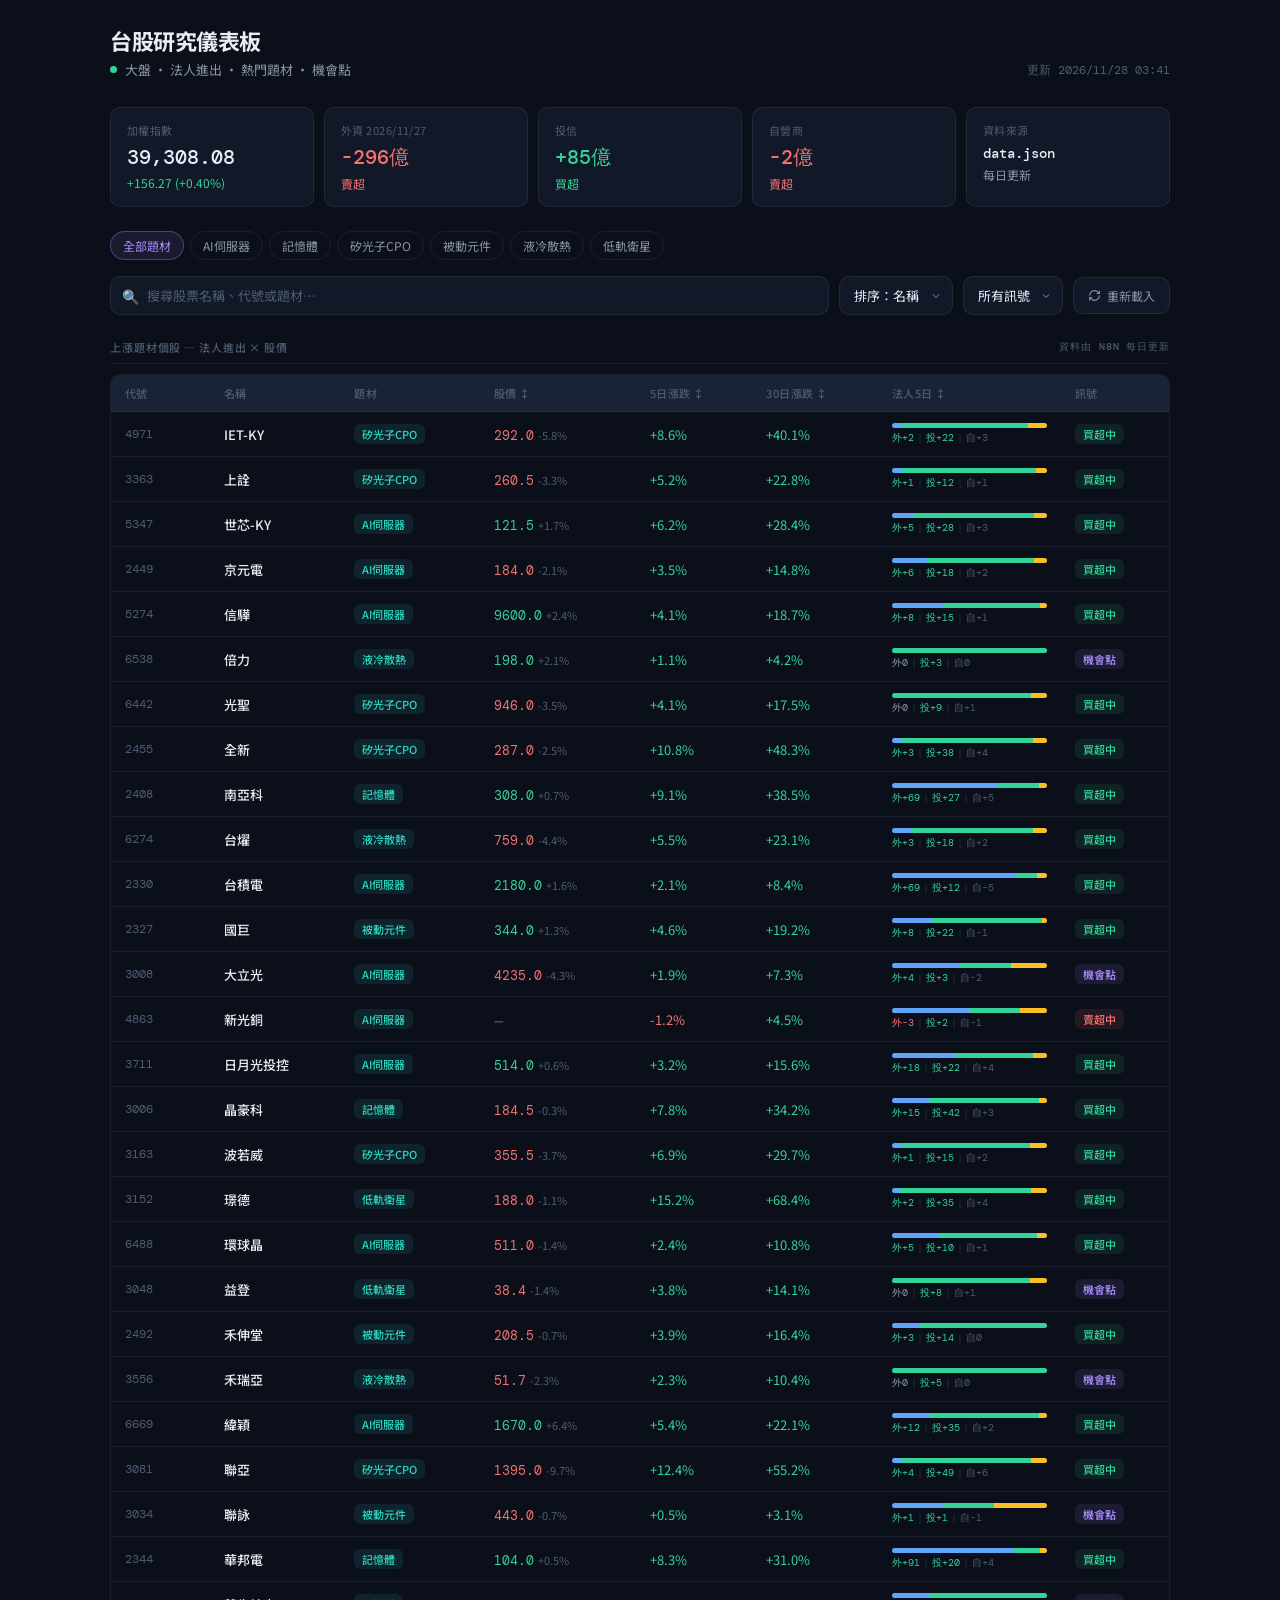
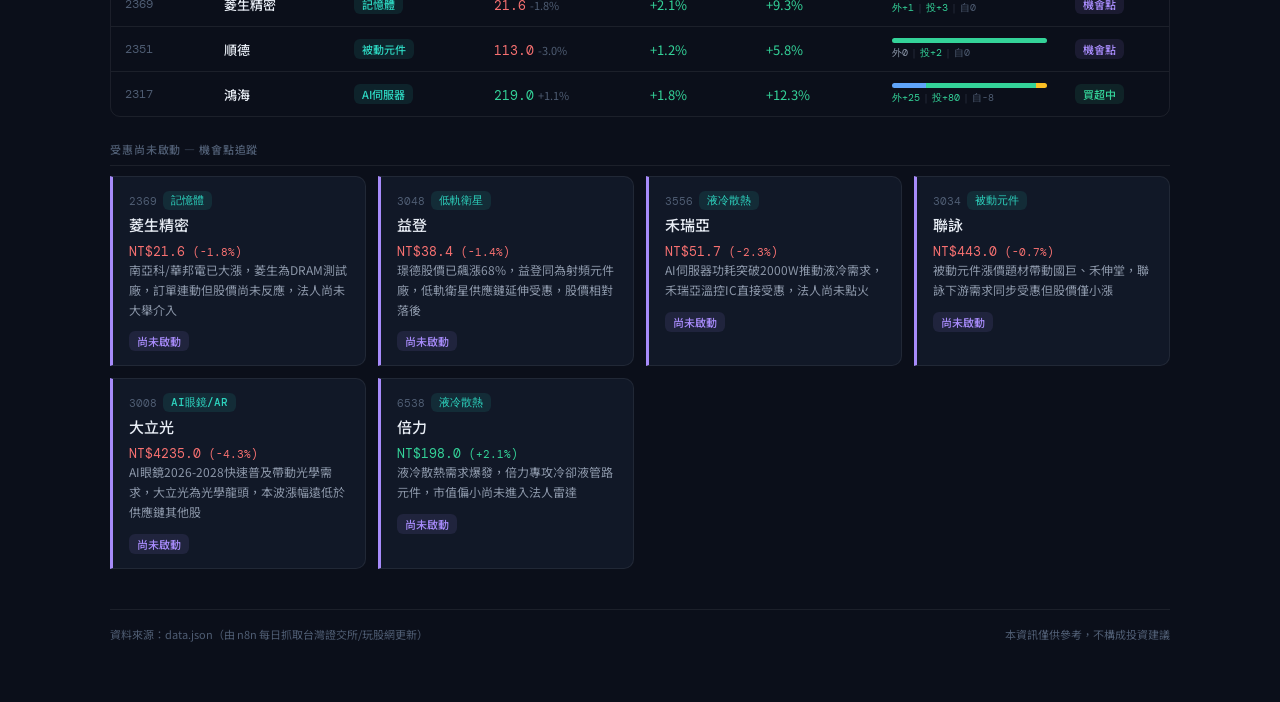
<file: index_clean.html>
<!DOCTYPE html>
<html lang="zh-TW">
<head>
<meta charset="UTF-8">
<meta name="viewport" content="width=device-width, initial-scale=1.0">
<title>台股研究儀表板</title>
<link rel="preconnect" href="https://fonts.googleapis.com">
<link href="https://fonts.googleapis.com/css2?family=Noto+Sans+TC:wght@300;400;500;700&family=DM+Mono:wght@400;500&display=swap" rel="stylesheet">
<style>
:root{--bg:#0b0f1a;--bg2:#111827;--bg3:#1a2235;--border:rgba(255,255,255,0.07);--border2:rgba(255,255,255,0.13);--text:#e8edf5;--text2:#8b96a8;--text3:#4f5d73;--up:#34d399;--dn:#f87171;--up-bg:rgba(52,211,153,0.1);--dn-bg:rgba(248,113,113,0.1);--blue:#60a5fa;--purple:#a78bfa;--purple-bg:rgba(167,139,250,0.1);--teal:#2dd4bf;--teal-bg:rgba(45,212,191,0.1);--yellow:#fbbf24;--font:'Noto Sans TC',sans-serif;--mono:'DM Mono',monospace;--r:10px}
*{box-sizing:border-box;margin:0;padding:0}
html,body{background:var(--bg);min-height:100%}
body{font-family:var(--font);color:var(--text);padding:24px 20px 60px;max-width:1100px;margin:0 auto}
.header{display:flex;align-items:flex-end;justify-content:space-between;margin-bottom:28px;flex-wrap:wrap;gap:12px}
.header h1{font-size:22px;font-weight:700;letter-spacing:-.02em}
.header .sub{font-size:13px;color:var(--text2);margin-top:4px;display:flex;align-items:center;gap:8px}
.dot{width:7px;height:7px;border-radius:50%;background:var(--up);display:inline-block;animation:blink 2s ease-in-out infinite}
@keyframes blink{0%,100%{opacity:1}50%{opacity:.3}}
.header-right{font-size:12px;color:var(--text3);font-family:var(--mono);text-align:right}
#loading{position:fixed;inset:0;background:var(--bg);z-index:100;display:flex;flex-direction:column;align-items:center;justify-content:center;gap:16px;transition:opacity .4s}
#loading.hidden{opacity:0;pointer-events:none}
.spinner{width:36px;height:36px;border:2px solid var(--border2);border-top-color:var(--purple);border-radius:50%;animation:spin .8s linear infinite}
@keyframes spin{to{transform:rotate(360deg)}}
.loading-text{font-size:13px;color:var(--text2)}
.err-bar{background:rgba(248,113,113,.1);border:1px solid rgba(248,113,113,.2);border-radius:var(--r);padding:10px 16px;font-size:13px;color:var(--dn);margin-bottom:16px;display:none}
.metrics{display:grid;grid-template-columns:repeat(auto-fit,minmax(150px,1fr));gap:10px;margin-bottom:24px}
.metric{background:var(--bg2);border:1px solid var(--border);border-radius:var(--r);padding:14px 16px}
.metric .lbl{font-size:11px;color:var(--text3);margin-bottom:6px;letter-spacing:.04em;text-transform:uppercase}
.metric .val{font-size:20px;font-weight:500;font-family:var(--mono);color:var(--text)}
.metric .chg{font-size:12px;margin-top:4px}
.up{color:var(--up)}.dn{color:var(--dn)}.neu{color:var(--text2)}
.pills{display:flex;gap:6px;flex-wrap:wrap;margin-bottom:16px}
.pill{font-size:12px;padding:5px 12px;border-radius:20px;cursor:pointer;border:1px solid var(--border);color:var(--text2);background:transparent;font-family:var(--font)}
.pill:hover{border-color:var(--border2);color:var(--text)}
.pill.active{background:var(--purple-bg);color:var(--purple);border-color:rgba(167,139,250,.35)}
.controls{display:flex;gap:10px;flex-wrap:wrap;margin-bottom:16px;align-items:center}
.search-wrap{position:relative;flex:1;min-width:200px}
.search-wrap input{width:100%;background:var(--bg2);border:1px solid var(--border);border-radius:var(--r);padding:9px 14px 9px 36px;font-size:13px;color:var(--text);font-family:var(--font);outline:none}
.search-wrap input::placeholder{color:var(--text3)}
.search-icon{position:absolute;left:12px;top:50%;transform:translateY(-50%);color:var(--text3);font-size:14px}
select{background:var(--bg2);border:1px solid var(--border);border-radius:var(--r);padding:9px 32px 9px 14px;font-size:13px;color:var(--text);font-family:var(--font);outline:none;cursor:pointer;appearance:none;background-image:url("data:image/svg+xml,%3Csvg xmlns='http://www.w3.org/2000/svg' width='12' height='12' viewBox='0 0 24 24' fill='none' stroke='%238b96a8' stroke-width='2'%3E%3Cpath d='m6 9 6 6 6-6'/%3E%3C/svg%3E");background-repeat:no-repeat;background-position:right 10px center}
.refresh-btn{background:var(--bg2);border:1px solid var(--border);border-radius:var(--r);padding:9px 14px;font-size:12px;color:var(--text2);cursor:pointer;font-family:var(--font);display:flex;align-items:center;gap:6px;white-space:nowrap}
.refresh-btn:hover{border-color:var(--border2);color:var(--text)}
.refresh-btn.spinning svg{animation:spin .8s linear infinite}
.sec-hd{font-size:11px;font-weight:500;color:var(--text3);letter-spacing:.08em;text-transform:uppercase;margin:24px 0 10px;padding-bottom:8px;border-bottom:1px solid var(--border);display:flex;align-items:center;justify-content:space-between}
.src-tag{font-size:10px;color:var(--text3);font-family:var(--mono)}
.tbl-wrap{overflow-x:auto;border-radius:var(--r);border:1px solid var(--border)}
table{width:100%;border-collapse:collapse;font-size:13px}
thead{background:var(--bg3)}
th{font-size:11px;font-weight:500;color:var(--text3);text-align:left;padding:10px 14px;white-space:nowrap;cursor:pointer;user-select:none;letter-spacing:.04em}
th:hover{color:var(--text2)}
th.sorted{color:var(--blue)}
td{padding:11px 14px;border-top:1px solid var(--border);color:var(--text);vertical-align:middle;white-space:nowrap}
tr:hover td{background:rgba(255,255,255,.02)}
.code-cell{font-family:var(--mono);font-size:12px;color:var(--text3)}
.name-cell{font-weight:500}
.badge{display:inline-block;font-size:11px;padding:2px 8px;border-radius:6px;font-weight:500}
.b-up{background:var(--up-bg);color:var(--up)}.b-dn{background:var(--dn-bg);color:var(--dn)}.b-neu{background:rgba(255,255,255,.05);color:var(--text2)}.b-opp{background:var(--purple-bg);color:var(--purple)}.b-theme{background:var(--teal-bg);color:var(--teal)}
.inst-wrap{min-width:90px}
.inst-bar{display:flex;height:5px;border-radius:3px;overflow:hidden;margin-bottom:3px}
.if{background:var(--blue)}.it{background:var(--up)}.is{background:var(--yellow)}
.inst-nums{font-size:10px;color:var(--text3);font-family:var(--mono)}
.opp-grid{display:grid;grid-template-columns:repeat(auto-fit,minmax(220px,1fr));gap:12px;margin-top:10px}
.opp-card{background:var(--bg2);border:1px solid var(--border);border-left:3px solid var(--purple);border-radius:0 var(--r) var(--r) 0;padding:14px 16px}
.oc-code{font-size:11px;color:var(--text3);font-family:var(--mono);margin-bottom:4px;display:flex;align-items:center;gap:6px}
.oc-name{font-size:15px;font-weight:500;color:var(--text);margin-bottom:6px}
.oc-reason{font-size:12px;color:var(--text2);line-height:1.65}
.oc-price{font-size:13px;font-family:var(--mono);margin-top:8px}
.oc-tag{margin-top:8px}
.footer{margin-top:40px;padding-top:16px;border-top:1px solid var(--border);font-size:11px;color:var(--text3);display:flex;justify-content:space-between;flex-wrap:wrap;gap:8px}
.empty{text-align:center;padding:40px;color:var(--text3);font-size:14px}
@media(max-width:600px){body{padding:16px 14px 40px}.metrics{grid-template-columns:repeat(2,1fr)}.header h1{font-size:18px}}
</style>
</head>
<body>

<div id="loading">
  <div class="spinner"></div>
  <div class="loading-text" id="loading-text">正在載入資料…</div>
</div>

<div id="app" style="opacity:0;transition:opacity .4s">
  <div class="header">
    <div>
      <h1>台股研究儀表板</h1>
      <div class="sub"><span class="dot"></span>大盤 · 法人進出 · 熱門題材 · 機會點</div>
    </div>
    <div class="header-right" id="update-time">—</div>
  </div>

  <div class="err-bar" id="err-bar"></div>

  <div class="metrics">
    <div class="metric"><div class="lbl">加權指數</div><div class="val" id="m-twii">—</div><div class="chg" id="m-twii-chg">—</div></div>
    <div class="metric"><div class="lbl">外資 <span id="inst-date-lbl" style="color:var(--text3)">—</span></div><div class="val" id="m-foreign">—</div><div class="chg" id="m-foreign-chg">—</div></div>
    <div class="metric"><div class="lbl">投信</div><div class="val" id="m-trust">—</div><div class="chg" id="m-trust-chg">—</div></div>
    <div class="metric"><div class="lbl">自營商</div><div class="val" id="m-dealer">—</div><div class="chg" id="m-dealer-chg">—</div></div>
    <div class="metric"><div class="lbl">資料來源</div><div class="val" id="m-source" style="font-size:14px">data.json</div><div class="chg neu">每日更新</div></div>
  </div>

  <div class="pills" id="theme-pills">
    <button class="pill active" data-theme="all">全部題材</button>
    <button class="pill" data-theme="AI伺服器">AI伺服器</button>
    <button class="pill" data-theme="記憶體">記憶體</button>
    <button class="pill" data-theme="矽光子CPO">矽光子CPO</button>
    <button class="pill" data-theme="被動元件">被動元件</button>
    <button class="pill" data-theme="液冷散熱">液冷散熱</button>
    <button class="pill" data-theme="低軌衛星">低軌衛星</button>
  </div>

  <div class="controls">
    <div class="search-wrap">
      <span class="search-icon">🔍</span>
      <input type="text" id="search-input" placeholder="搜尋股票名稱、代號或題材…">
    </div>
    <select id="sort-sel">
      <option value="name">排序：名稱</option>
      <option value="5d">5日漲跌幅</option>
      <option value="30d">30日漲跌幅</option>
      <option value="price">即時價格</option>
      <option value="inst5">法人5日</option>
    </select>
    <select id="sig-sel">
      <option value="all">所有訊號</option>
      <option value="up">法人買超</option>
      <option value="dn">法人賣超</option>
      <option value="opp">機會點</option>
    </select>
    <button class="refresh-btn" id="refresh-btn" onclick="loadData()">
      <svg width="13" height="13" viewBox="0 0 24 24" fill="none" stroke="currentColor" stroke-width="2"><path d="M3 12a9 9 0 0 1 9-9 9.75 9.75 0 0 1 6.74 2.74L21 8"/><path d="M21 3v5h-5"/><path d="M21 12a9 9 0 0 1-9 9 9.75 9.75 0 0 1-6.74-2.74L3 16"/><path d="M8 16H3v5"/></svg>
      重新載入
    </button>
  </div>

  <div class="sec-hd">上漲題材個股 — 法人進出 × 股價<span class="src-tag" id="src-tag">資料由 n8n 每日更新</span></div>
  <div class="tbl-wrap">
    <table>
      <thead>
        <tr>
          <th style="width:70px">代號</th>
          <th style="width:90px">名稱</th>
          <th style="width:90px">題材</th>
          <th style="width:90px" data-col="price">股價 ↕</th>
          <th style="width:80px" data-col="5d">5日漲跌 ↕</th>
          <th style="width:80px" data-col="30d">30日漲跌 ↕</th>
          <th style="width:120px" data-col="inst5">法人5日 ↕</th>
          <th style="width:75px">訊號</th>
        </tr>
      </thead>
      <tbody id="tbody"></tbody>
    </table>
  </div>

  <div class="sec-hd">受惠尚未啟動 — 機會點追蹤</div>
  <div class="opp-grid" id="opp-grid"></div>

  <div class="footer">
    <span>資料來源：data.json（由 n8n 每日抓取台灣證交所/玩股網更新）</span>
    <span>本資訊僅供參考，不構成投資建議</span>
  </div>
</div>

<script>
// 靜態資料
const STOCKS=[
  {code:"2330",name:"台積電",theme:"AI伺服器",p5:2.1,p30:8.4,i5f:69,i5t:12,i5s:-5,sig:"up"},
  {code:"2317",name:"鴻海",theme:"AI伺服器",p5:1.8,p30:12.3,i5f:25,i5t:80,i5s:-8,sig:"up"},
  {code:"3711",name:"日月光投控",theme:"AI伺服器",p5:3.2,p30:15.6,i5f:18,i5t:22,i5s:4,sig:"up"},
  {code:"6669",name:"緯穎",theme:"AI伺服器",p5:5.4,p30:22.1,i5f:12,i5t:35,i5s:2,sig:"up"},
  {code:"5274",name:"信驊",theme:"AI伺服器",p5:4.1,p30:18.7,i5f:8,i5t:15,i5s:1,sig:"up"},
  {code:"5347",name:"世芯-KY",theme:"AI伺服器",p5:6.2,p30:28.4,i5f:5,i5t:28,i5s:3,sig:"up"},
  {code:"4863",name:"新光銅",theme:"AI伺服器",p5:-1.2,p30:4.5,i5f:-3,i5t:2,i5s:-1,sig:"dn"},
  {code:"3006",name:"晶豪科",theme:"記憶體",p5:7.8,p30:34.2,i5f:15,i5t:42,i5s:3,sig:"up"},
  {code:"2408",name:"南亞科",theme:"記憶體",p5:9.1,p30:38.5,i5f:69,i5t:27,i5s:5,sig:"up"},
  {code:"2344",name:"華邦電",theme:"記憶體",p5:8.3,p30:31.0,i5f:91,i5t:20,i5s:4,sig:"up"},
  {code:"2369",name:"菱生精密",theme:"記憶體",p5:2.1,p30:9.3,i5f:1,i5t:3,i5s:0,sig:"opp"},
  {code:"2449",name:"京元電",theme:"AI伺服器",p5:3.5,p30:14.8,i5f:6,i5t:18,i5s:2,sig:"up"},
  {code:"3081",name:"聯亞",theme:"矽光子CPO",p5:12.4,p30:55.2,i5f:4,i5t:49,i5s:6,sig:"up"},
  {code:"2455",name:"全新",theme:"矽光子CPO",p5:10.8,p30:48.3,i5f:3,i5t:38,i5s:4,sig:"up"},
  {code:"4971",name:"IET-KY",theme:"矽光子CPO",p5:8.6,p30:40.1,i5f:2,i5t:22,i5s:3,sig:"up"},
  {code:"3163",name:"波若威",theme:"矽光子CPO",p5:6.9,p30:29.7,i5f:1,i5t:15,i5s:2,sig:"up"},
  {code:"3363",name:"上詮",theme:"矽光子CPO",p5:5.2,p30:22.8,i5f:1,i5t:12,i5s:1,sig:"up"},
  {code:"6442",name:"光聖",theme:"矽光子CPO",p5:4.1,p30:17.5,i5f:0,i5t:9,i5s:1,sig:"up"},
  {code:"2327",name:"國巨",theme:"被動元件",p5:4.6,p30:19.2,i5f:8,i5t:22,i5s:-1,sig:"up"},
  {code:"2492",name:"禾伸堂",theme:"被動元件",p5:3.9,p30:16.4,i5f:3,i5t:14,i5s:0,sig:"up"},
  {code:"2351",name:"順德",theme:"被動元件",p5:1.2,p30:5.8,i5f:0,i5t:2,i5s:0,sig:"opp"},
  {code:"3034",name:"聯詠",theme:"被動元件",p5:0.5,p30:3.1,i5f:1,i5t:1,i5s:-1,sig:"opp"},
  {code:"3008",name:"大立光",theme:"AI伺服器",p5:1.9,p30:7.3,i5f:4,i5t:3,i5s:-2,sig:"opp"},
  {code:"6274",name:"台燿",theme:"液冷散熱",p5:5.5,p30:23.1,i5f:3,i5t:18,i5s:2,sig:"up"},
  {code:"3556",name:"禾瑞亞",theme:"液冷散熱",p5:2.3,p30:10.4,i5f:0,i5t:5,i5s:0,sig:"opp"},
  {code:"6538",name:"倍力",theme:"液冷散熱",p5:1.1,p30:4.2,i5f:0,i5t:3,i5s:0,sig:"opp"},
  {code:"3152",name:"璟德",theme:"低軌衛星",p5:15.2,p30:68.4,i5f:2,i5t:35,i5s:4,sig:"up"},
  {code:"3048",name:"益登",theme:"低軌衛星",p5:3.8,p30:14.1,i5f:0,i5t:8,i5s:1,sig:"opp"},
  {code:"6488",name:"環球晶",theme:"AI伺服器",p5:2.4,p30:10.8,i5f:5,i5t:10,i5s:1,sig:"up"},
];
const OPPS=[
  {code:"2369",name:"菱生精密",theme:"記憶體",reason:"南亞科/華邦電已大漲，菱生為DRAM測試廠，訂單連動但股價尚未反應，法人尚未大舉介入"},
  {code:"3048",name:"益登",theme:"低軌衛星",reason:"璟德股價已飆漲68%，益登同為射頻元件廠，低軌衛星供應鏈延伸受惠，股價相對落後"},
  {code:"3556",name:"禾瑞亞",theme:"液冷散熱",reason:"AI伺服器功耗突破2000W推動液冷需求，禾瑞亞溫控IC直接受惠，法人尚未點火"},
  {code:"3034",name:"聯詠",theme:"被動元件",reason:"被動元件漲價題材帶動國巨、禾伸堂，聯詠下游需求同步受惠但股價僅小漲"},
  {code:"3008",name:"大立光",theme:"AI眼鏡/AR",reason:"AI眼鏡2026-2028快速普及帶動光學需求，大立光為光學龍頭，本波漲幅遠低於供應鏈其他股"},
  {code:"6538",name:"倍力",theme:"液冷散熱",reason:"液冷散熱需求爆發，倍力專攻冷卻液管路元件，市值偏小尚未進入法人雷達"},
];

let priceCache = {};
let twiiData = {};
let activeTheme = "all", sortCol = "name", asc = true, sigFilter = "all", q = "";

function pct(v){
  if(v==null||isNaN(v)) return `<span class="neu">—</span>`;
  const c = v>0?"up":v<0?"dn":"neu";
  return `<span class="${c}">${v>0?"+":""}${v.toFixed(1)}%</span>`;
}

function fmtPrice(code){
  const d = priceCache[code];
  if(!d || !d.price) return `<span class="neu" style="font-size:11px">—</span>`;
  const c = d.change>=0?"up":"dn", sign = d.change>=0?"+":"";
  return `<span class="${c}" style="font-family:var(--mono)">${d.price.toFixed(1)}</span><span style="font-size:11px;color:var(--text3);margin-left:4px">${sign}${d.changeP.toFixed(1)}%</span>`;
}

function instBar(f, t, s){
  const tot = Math.abs(f)+Math.abs(t)+Math.abs(s) || 1;
  const fp = Math.round(Math.abs(f)/tot*100);
  const tp = Math.round(Math.abs(t)/tot*100);
  const sp = 100 - fp - tp;
  const fc = f>0?"up":f<0?"dn":"neu";
  const tc = t>0?"up":t<0?"dn":"neu";
  return `<div class="inst-wrap"><div class="inst-bar"><div class="if" style="width:${fp}%"></div><div class="it" style="width:${tp}%"></div><div class="is" style="width:${sp}%"></div></div><div class="inst-nums"><span class="${fc}">外${f>0?"+":""}${f}</span><span style="margin:0 3px;opacity:.4">|</span><span class="${tc}">投${t>0?"+":""}${t}</span><span style="margin:0 3px;opacity:.4">|</span>自${s>0?"+":""}${s}</div></div>`;
}

function sigBadge(sig){
  if(sig==="up") return `<span class="badge b-up">買超中</span>`;
  if(sig==="dn") return `<span class="badge b-dn">賣超中</span>`;
  return `<span class="badge b-opp">機會點</span>`;
}

function updateMetrics(){
  if(twiiData.price){
    document.getElementById("m-twii").textContent = twiiData.price.toLocaleString("zh-TW", {minimumFractionDigits:2});
    const sign = twiiData.chg>=0?"+":"";
    document.getElementById("m-twii-chg").innerHTML = `<span class="${twiiData.chg>=0?'up':'dn'}">${sign}${twiiData.chg.toFixed(2)} (${sign}${twiiData.chgP.toFixed(2)}%)</span>`;
  }
}

function setInstMetrics(data){
  if(!data) return;
  const fmt = v => {
    const b = Math.round(v/1e8);
    return (b>=0?"+":"") + b + "億";
  };
  const dateEl = document.getElementById("inst-date-lbl");
  if(dateEl && data.date) dateEl.textContent = data.date;
  [
    ["m-foreign", "m-foreign-chg", data.foreign],
    ["m-trust",   "m-trust-chg",   data.trust],
    ["m-dealer",  "m-dealer-chg",  data.dealer]
  ].forEach(([vid, cid, val]) => {
    const el = document.getElementById(vid);
    el.textContent = fmt(val);
    el.style.color = val>=0?"var(--up)":"var(--dn)";
    document.getElementById(cid).innerHTML = `<span class="${val>=0?'up':'dn'}">${val>=0?'買超':'賣超'}</span>`;
  });
}

function render(){
  let rows = STOCKS.filter(s => {
    if(activeTheme!=="all" && s.theme!==activeTheme) return false;
    if(sigFilter==="up" && (s.i5f+s.i5t+s.i5s)<=0) return false;
    if(sigFilter==="dn" && (s.i5f+s.i5t+s.i5s)>=0) return false;
    if(sigFilter==="opp" && s.sig!=="opp") return false;
    if(q && !(s.code.includes(q) || s.name.includes(q) || s.theme.includes(q))) return false;
    return true;
  });
  rows.sort((a, b) => {
    let va, vb;
    if(sortCol==="name"){ va=a.name; vb=b.name; }
    else if(sortCol==="5d"){ va=a.p5; vb=b.p5; }
    else if(sortCol==="30d"){ va=a.p30; vb=b.p30; }
    else if(sortCol==="price"){ va=priceCache[a.code]?.price||0; vb=priceCache[b.code]?.price||0; }
    else { va=a.i5f+a.i5t+a.i5s; vb=b.i5f+b.i5t+b.i5s; }
    if(typeof va==="string") return asc ? va.localeCompare(vb) : vb.localeCompare(va);
    return asc ? va-vb : vb-va;
  });

  const tbody = document.getElementById("tbody");
  tbody.innerHTML = rows.length===0
    ? `<tr><td colspan="8" class="empty">查無符合條件的股票</td></tr>`
    : rows.map(s => `
      <tr>
        <td class="code-cell">${s.code}</td>
        <td class="name-cell">${s.name}</td>
        <td><span class="badge b-theme">${s.theme}</span></td>
        <td>${fmtPrice(s.code)}</td>
        <td>${pct(s.p5)}</td>
        <td>${pct(s.p30)}</td>
        <td>${instBar(s.i5f, s.i5t, s.i5s)}</td>
        <td>${sigBadge(s.sig)}</td>
      </tr>
    `).join("");

  const filtOpps = OPPS.filter(o => activeTheme==="all" || o.theme===activeTheme);
  document.getElementById("opp-grid").innerHTML = filtOpps.map(o => {
    const d = priceCache[o.code];
    const ps = d
      ? `<div class="oc-price" style="color:${d.change>=0?'var(--up)':'var(--dn)'}">NT$${d.price.toFixed(1)} <span style="font-size:11px">(${d.change>=0?"+":""}${d.changeP.toFixed(1)}%)</span></div>`
      : `<div class="oc-price" style="color:var(--text3)">—</div>`;
    return `<div class="opp-card">
      <div class="oc-code">${o.code} <span class="badge b-theme">${o.theme}</span></div>
      <div class="oc-name">${o.name}</div>
      ${ps}
      <div class="oc-reason">${o.reason}</div>
      <div class="oc-tag"><span class="badge b-opp">尚未啟動</span></div>
    </div>`;
  }).join("");
}

async function loadData(){
  const btn = document.getElementById("refresh-btn");
  btn.classList.add("spinning");
  document.getElementById("err-bar").style.display = "none";
  document.getElementById("loading").style.display = "flex";
  document.getElementById("loading").classList.remove("hidden");
  document.getElementById("loading-text").textContent = "正在載入資料…";

  try {
    const res = await fetch("./data.json?t=" + Date.now(), { cache: "no-store" });
    if(!res.ok) throw new Error("data.json HTTP " + res.status);
    const data = await res.json();

    if(data.twii){
      twiiData = data.twii;
      updateMetrics();
    }
    if(data.institutional){
      setInstMetrics(data.institutional);
    }
    if(data.prices){
      priceCache = data.prices;
    }
    if(data.updated_at){
      document.getElementById("update-time").textContent = "更新 " + data.updated_at;
    }
  } catch(e){
    document.getElementById("err-bar").textContent = "⚠️ 資料載入失敗：" + e.message;
    document.getElementById("err-bar").style.display = "block";
    console.error("loadData error:", e);
  }

  render();
  document.getElementById("loading").classList.add("hidden");
  setTimeout(() => document.getElementById("loading").style.display = "none", 400);
  document.getElementById("app").style.opacity = "1";
  btn.classList.remove("spinning");
}

// 事件監聽
document.getElementById("theme-pills").addEventListener("click", e => {
  const p = e.target.closest(".pill"); if(!p) return;
  document.querySelectorAll(".pill").forEach(x => x.classList.remove("active"));
  p.classList.add("active");
  activeTheme = p.dataset.theme;
  render();
});
document.getElementById("search-input").addEventListener("input", e => { q = e.target.value.trim(); render(); });
document.getElementById("sort-sel").addEventListener("change", e => { sortCol = e.target.value; render(); });
document.getElementById("sig-sel").addEventListener("change", e => { sigFilter = e.target.value; render(); });
document.querySelectorAll("th[data-col]").forEach(th => {
  th.addEventListener("click", () => {
    if(sortCol===th.dataset.col) asc = !asc;
    else { sortCol = th.dataset.col; asc = false; }
    document.querySelectorAll("th").forEach(t => t.classList.remove("sorted"));
    th.classList.add("sorted");
    render();
  });
});

// 啟動
loadData();
</script>
</body>
</html>
</file>
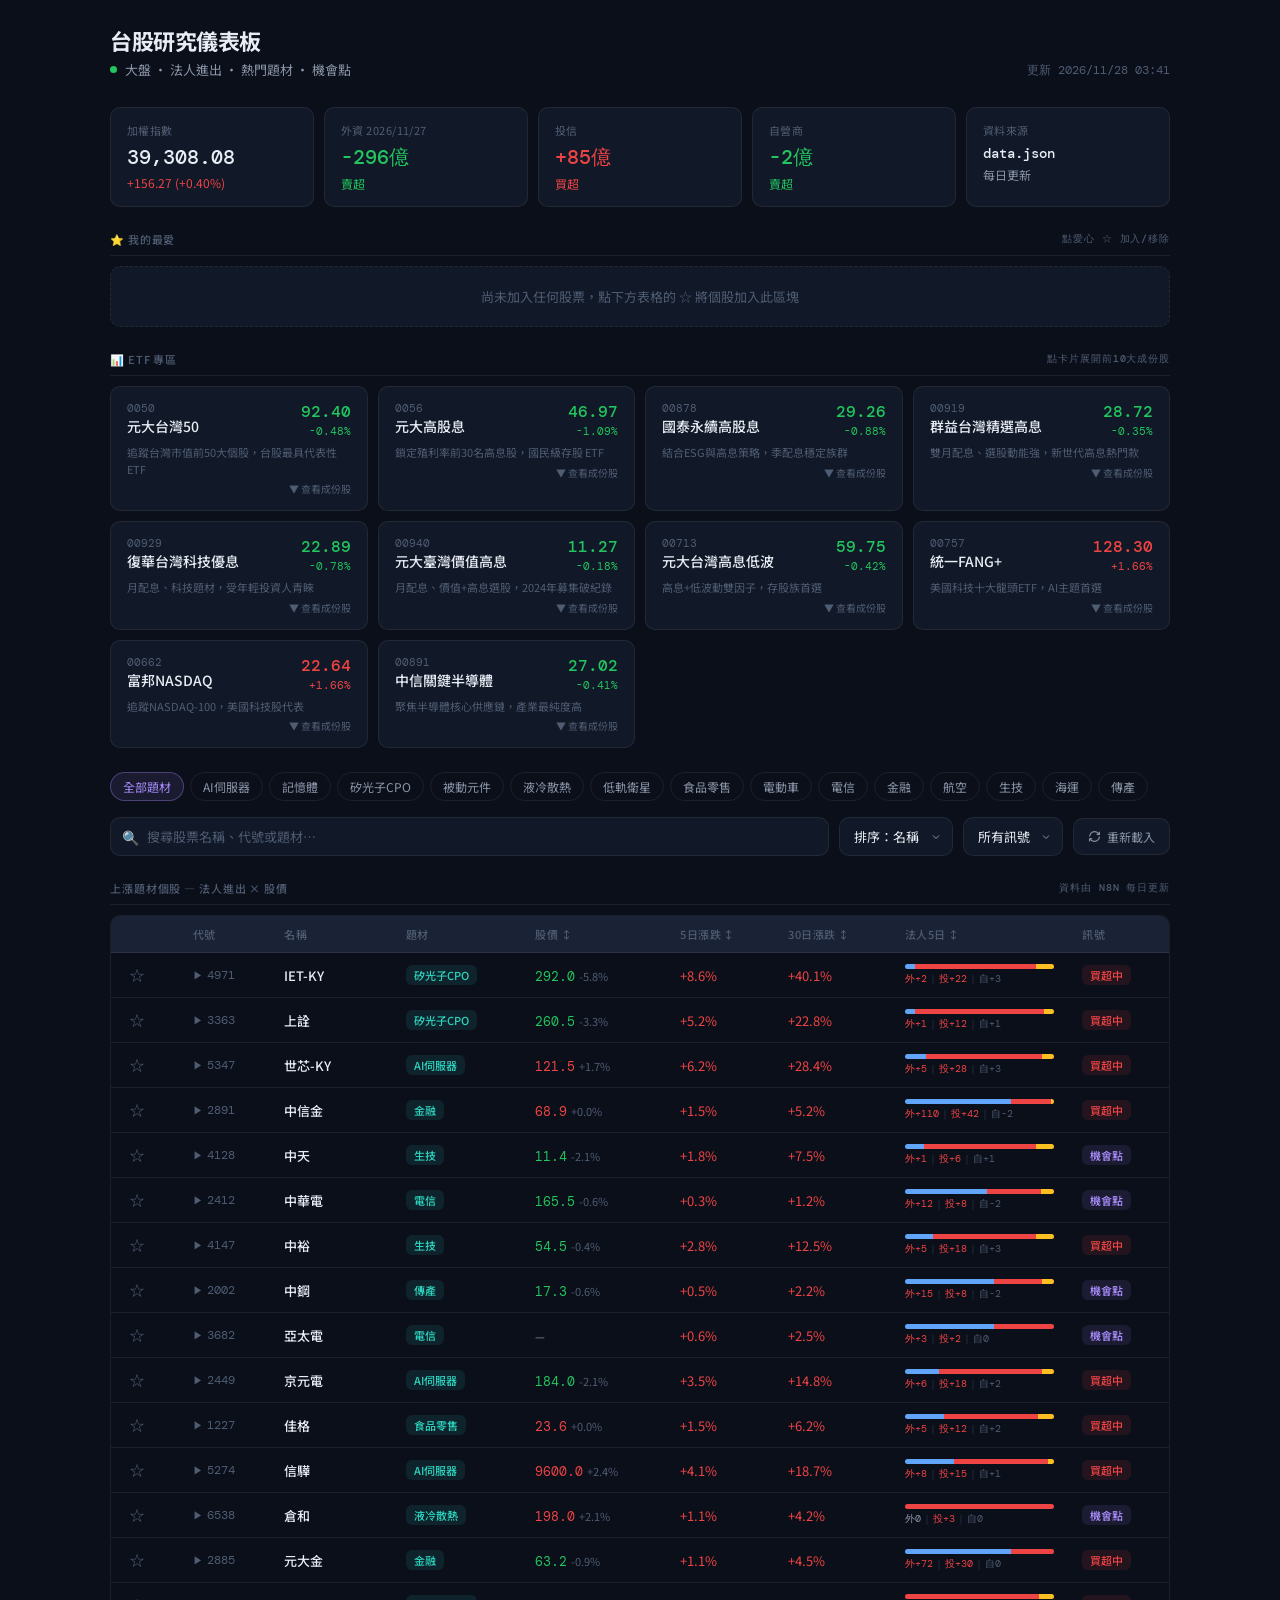
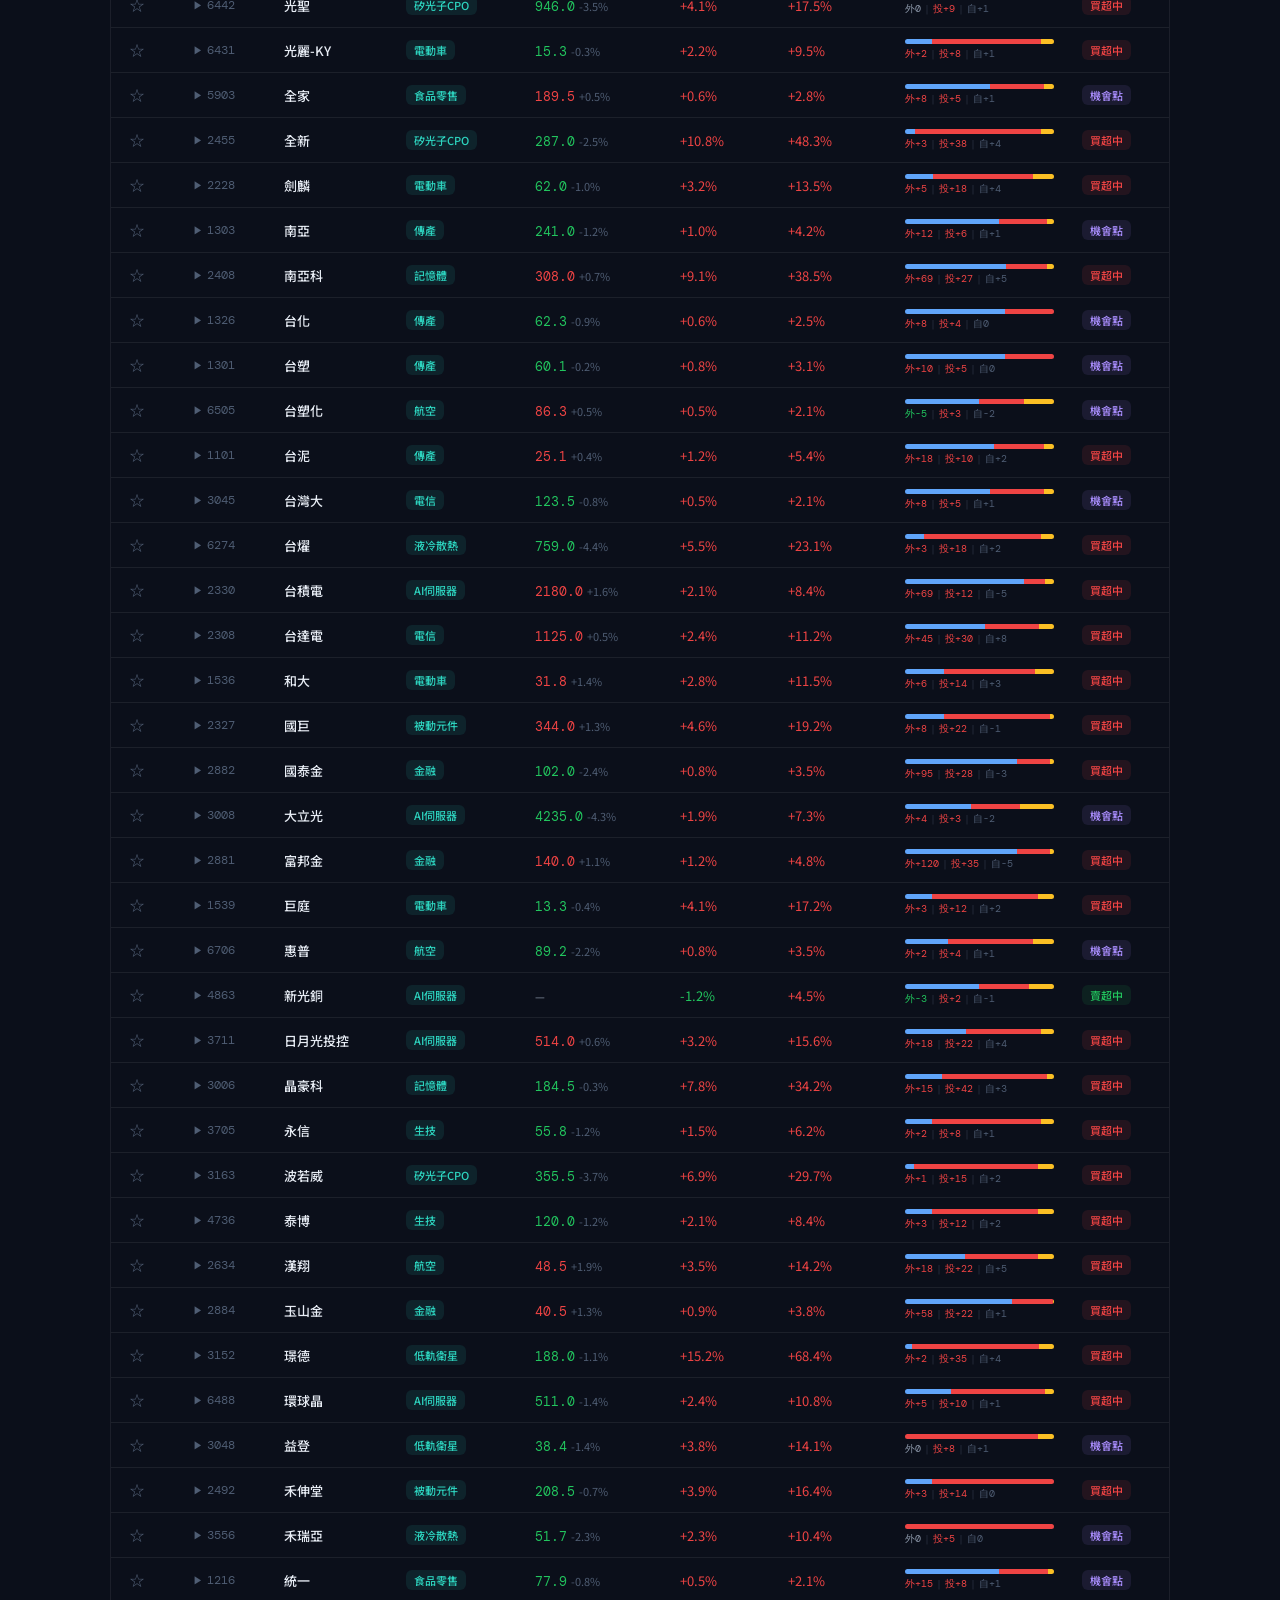
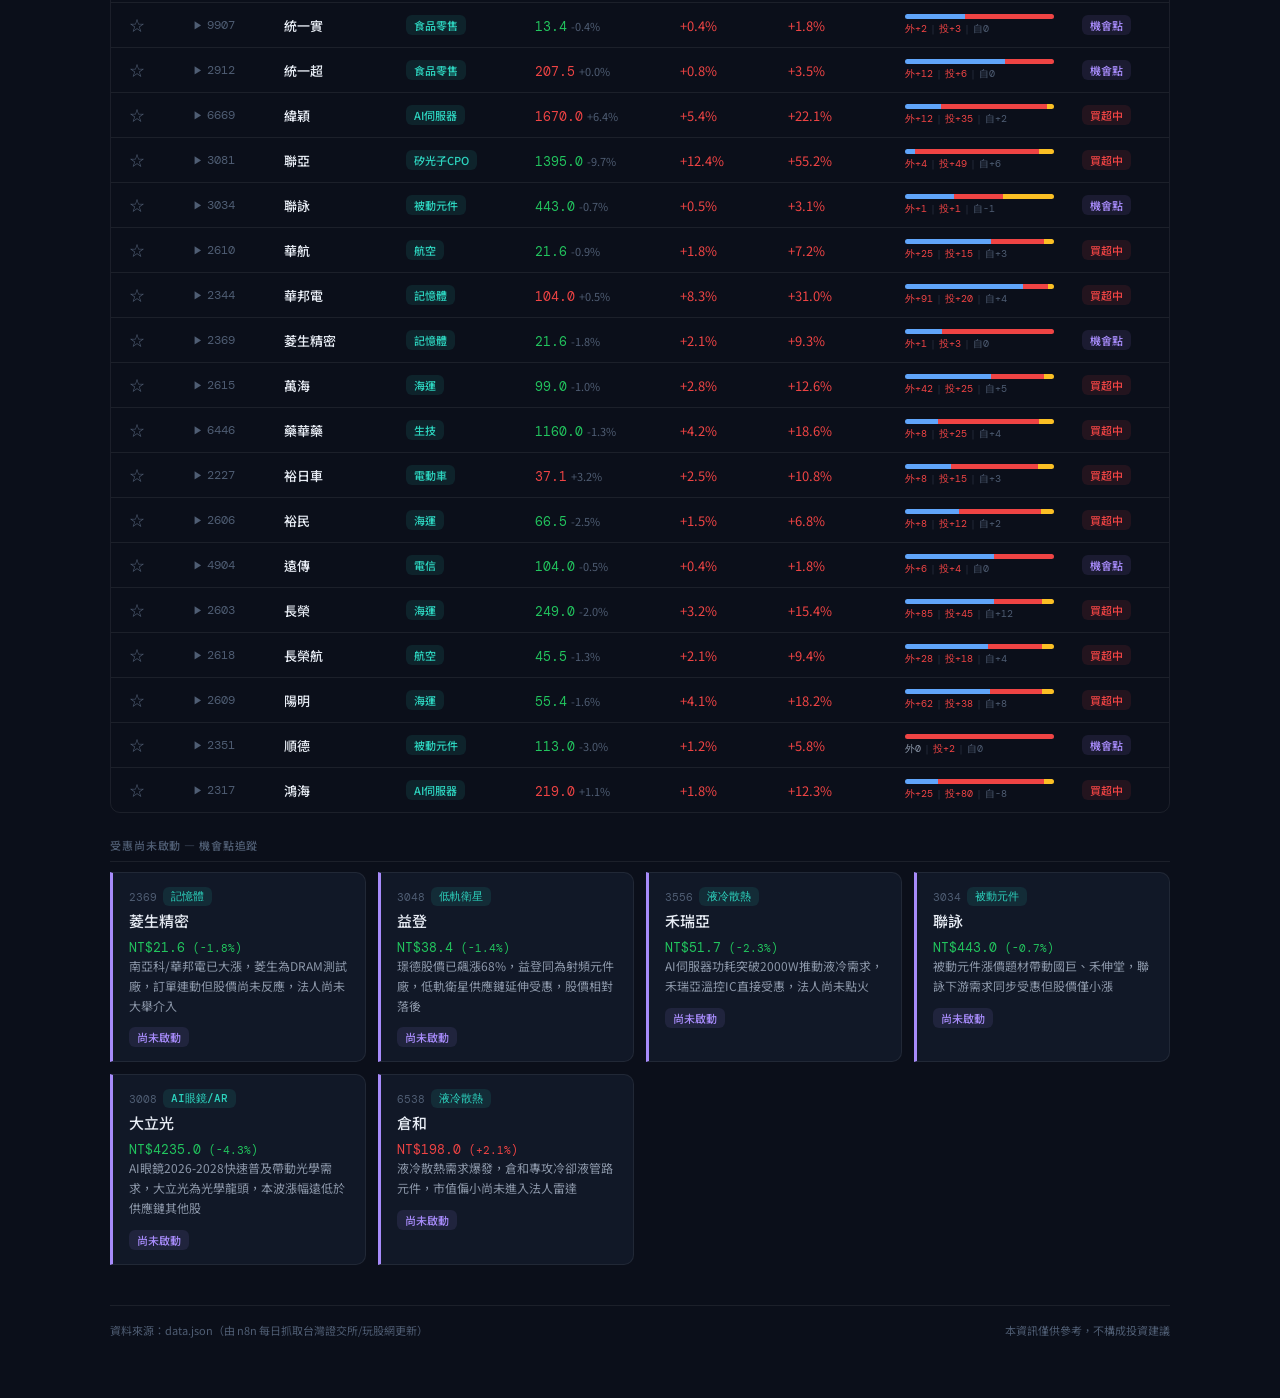
<file: index_full.html>
<!DOCTYPE html>
<html lang="zh-TW">
<head>
<meta charset="UTF-8">
<meta name="viewport" content="width=device-width, initial-scale=1.0">
<title>台股研究儀表板</title>
<link rel="preconnect" href="https://fonts.googleapis.com">
<link href="https://fonts.googleapis.com/css2?family=Noto+Sans+TC:wght@300;400;500;700&family=DM+Mono:wght@400;500&display=swap" rel="stylesheet">
<style>
:root{--bg:#0b0f1a;--bg2:#111827;--bg3:#1a2235;--border:rgba(255,255,255,0.07);--border2:rgba(255,255,255,0.13);--text:#e8edf5;--text2:#8b96a8;--text3:#4f5d73;--up:#ef4444;--dn:#22c55e;--up-bg:rgba(239,68,68,0.1);--dn-bg:rgba(34,197,94,0.1);--blue:#60a5fa;--purple:#a78bfa;--purple-bg:rgba(167,139,250,0.1);--teal:#2dd4bf;--teal-bg:rgba(45,212,191,0.1);--yellow:#fbbf24;--font:'Noto Sans TC',sans-serif;--mono:'DM Mono',monospace;--r:10px}
*{box-sizing:border-box;margin:0;padding:0}
html,body{background:var(--bg);min-height:100%}
body{font-family:var(--font);color:var(--text);padding:24px 20px 60px;max-width:1100px;margin:0 auto}
.header{display:flex;align-items:flex-end;justify-content:space-between;margin-bottom:28px;flex-wrap:wrap;gap:12px}
.header h1{font-size:22px;font-weight:700;letter-spacing:-.02em}
.header .sub{font-size:13px;color:var(--text2);margin-top:4px;display:flex;align-items:center;gap:8px}
.dot{width:7px;height:7px;border-radius:50%;background:#22c55e;display:inline-block;animation:blink 2s ease-in-out infinite}
@keyframes blink{0%,100%{opacity:1}50%{opacity:.3}}
.header-right{font-size:12px;color:var(--text3);font-family:var(--mono);text-align:right}
#loading{position:fixed;inset:0;background:var(--bg);z-index:100;display:flex;flex-direction:column;align-items:center;justify-content:center;gap:16px;transition:opacity .4s}
#loading.hidden{opacity:0;pointer-events:none}
.spinner{width:36px;height:36px;border:2px solid var(--border2);border-top-color:var(--purple);border-radius:50%;animation:spin .8s linear infinite}
@keyframes spin{to{transform:rotate(360deg)}}
.loading-text{font-size:13px;color:var(--text2)}
.err-bar{background:rgba(248,113,113,.1);border:1px solid rgba(248,113,113,.2);border-radius:var(--r);padding:10px 16px;font-size:13px;color:var(--dn);margin-bottom:16px;display:none}
.metrics{display:grid;grid-template-columns:repeat(auto-fit,minmax(150px,1fr));gap:10px;margin-bottom:24px}
.metric{background:var(--bg2);border:1px solid var(--border);border-radius:var(--r);padding:14px 16px}
.metric .lbl{font-size:11px;color:var(--text3);margin-bottom:6px;letter-spacing:.04em;text-transform:uppercase}
.metric .val{font-size:20px;font-weight:500;font-family:var(--mono);color:var(--text)}
.metric .chg{font-size:12px;margin-top:4px}
.up{color:var(--up)}.dn{color:var(--dn)}.neu{color:var(--text2)}
.pills{display:flex;gap:6px;flex-wrap:wrap;margin-bottom:16px}
.pill{font-size:12px;padding:5px 12px;border-radius:20px;cursor:pointer;border:1px solid var(--border);color:var(--text2);background:transparent;font-family:var(--font)}
.pill:hover{border-color:var(--border2);color:var(--text)}
.pill.active{background:var(--purple-bg);color:var(--purple);border-color:rgba(167,139,250,.35)}
.controls{display:flex;gap:10px;flex-wrap:wrap;margin-bottom:16px;align-items:center}
.search-wrap{position:relative;flex:1;min-width:200px}
.search-wrap input{width:100%;background:var(--bg2);border:1px solid var(--border);border-radius:var(--r);padding:9px 14px 9px 36px;font-size:13px;color:var(--text);font-family:var(--font);outline:none}
.search-wrap input::placeholder{color:var(--text3)}
.search-icon{position:absolute;left:12px;top:50%;transform:translateY(-50%);color:var(--text3);font-size:14px}
select{background:var(--bg2);border:1px solid var(--border);border-radius:var(--r);padding:9px 32px 9px 14px;font-size:13px;color:var(--text);font-family:var(--font);outline:none;cursor:pointer;appearance:none;background-image:url("data:image/svg+xml,%3Csvg xmlns='http://www.w3.org/2000/svg' width='12' height='12' viewBox='0 0 24 24' fill='none' stroke='%238b96a8' stroke-width='2'%3E%3Cpath d='m6 9 6 6 6-6'/%3E%3C/svg%3E");background-repeat:no-repeat;background-position:right 10px center}
.refresh-btn{background:var(--bg2);border:1px solid var(--border);border-radius:var(--r);padding:9px 14px;font-size:12px;color:var(--text2);cursor:pointer;font-family:var(--font);display:flex;align-items:center;gap:6px;white-space:nowrap}
.refresh-btn:hover{border-color:var(--border2);color:var(--text)}
.refresh-btn.spinning svg{animation:spin .8s linear infinite}
.sec-hd{font-size:11px;font-weight:500;color:var(--text3);letter-spacing:.08em;text-transform:uppercase;margin:24px 0 10px;padding-bottom:8px;border-bottom:1px solid var(--border);display:flex;align-items:center;justify-content:space-between}
.src-tag{font-size:10px;color:var(--text3);font-family:var(--mono)}
.tbl-wrap{overflow-x:auto;border-radius:var(--r);border:1px solid var(--border)}
table{width:100%;border-collapse:collapse;font-size:13px}
thead{background:var(--bg3)}
th{font-size:11px;font-weight:500;color:var(--text3);text-align:left;padding:10px 14px;white-space:nowrap;cursor:pointer;user-select:none;letter-spacing:.04em}
th:hover{color:var(--text2)}
th.sorted{color:var(--blue)}
td{padding:11px 14px;border-top:1px solid var(--border);color:var(--text);vertical-align:middle;white-space:nowrap}
tr:hover td{background:rgba(255,255,255,.02)}
.code-cell{font-family:var(--mono);font-size:12px;color:var(--text3)}
.name-cell{font-weight:500}
.badge{display:inline-block;font-size:11px;padding:2px 8px;border-radius:6px;font-weight:500}
.b-up{background:var(--up-bg);color:var(--up)}.b-dn{background:var(--dn-bg);color:var(--dn)}.b-neu{background:rgba(255,255,255,.05);color:var(--text2)}.b-opp{background:var(--purple-bg);color:var(--purple)}.b-theme{background:var(--teal-bg);color:var(--teal)}
.inst-wrap{min-width:90px}
.inst-bar{display:flex;height:5px;border-radius:3px;overflow:hidden;margin-bottom:3px}
.if{background:var(--blue)}.it{background:var(--up)}.is{background:var(--yellow)}
.inst-nums{font-size:10px;color:var(--text3);font-family:var(--mono)}
.opp-grid{display:grid;grid-template-columns:repeat(auto-fit,minmax(220px,1fr));gap:12px;margin-top:10px}
.opp-card{background:var(--bg2);border:1px solid var(--border);border-left:3px solid var(--purple);border-radius:0 var(--r) var(--r) 0;padding:14px 16px}
.oc-code{font-size:11px;color:var(--text3);font-family:var(--mono);margin-bottom:4px;display:flex;align-items:center;gap:6px}
.oc-name{font-size:15px;font-weight:500;color:var(--text);margin-bottom:6px}
.oc-reason{font-size:12px;color:var(--text2);line-height:1.65}
.oc-price{font-size:13px;font-family:var(--mono);margin-top:8px}
.oc-tag{margin-top:8px}
.footer{margin-top:40px;padding-top:16px;border-top:1px solid var(--border);font-size:11px;color:var(--text3);display:flex;justify-content:space-between;flex-wrap:wrap;gap:8px}
.empty{text-align:center;padding:40px;color:var(--text3);font-size:14px}

.fav-btn{background:none;border:none;cursor:pointer;font-size:16px;line-height:1;padding:2px 4px;color:var(--text3);transition:all .15s;vertical-align:middle}
.fav-btn:hover{transform:scale(1.2)}
.fav-btn.active{color:#fbbf24}
.fav-section{margin-bottom:24px}
.fav-empty{padding:20px;text-align:center;color:var(--text3);font-size:13px;background:var(--bg2);border:1px dashed var(--border);border-radius:var(--r)}


.etf-section{margin-bottom:24px}
.etf-grid{display:grid;grid-template-columns:repeat(auto-fill,minmax(220px,1fr));gap:10px;margin-top:10px}
.etf-card{background:var(--bg2);border:1px solid var(--border);border-radius:var(--r);padding:14px 16px;cursor:pointer;transition:all .15s}
.etf-card:hover{border-color:var(--border2);transform:translateY(-2px)}
.etf-card.expanded{border-color:var(--purple);background:linear-gradient(180deg,var(--bg2),rgba(167,139,250,0.05))}
.etf-head{display:flex;justify-content:space-between;align-items:flex-start;gap:8px}
.etf-code{font-size:11px;color:var(--text3);font-family:var(--mono);margin-bottom:2px}
.etf-name{font-size:14px;font-weight:500;color:var(--text);line-height:1.3}
.etf-price{text-align:right}
.etf-price-val{font-size:16px;font-weight:500;font-family:var(--mono)}
.etf-price-chg{font-size:11px;font-family:var(--mono);margin-top:2px}
.etf-desc{font-size:11px;color:var(--text3);margin-top:6px;line-height:1.5}
.etf-holdings{margin-top:12px;padding-top:12px;border-top:1px solid var(--border);display:none}
.etf-card.expanded .etf-holdings{display:block}
.etf-holdings-title{font-size:10px;color:var(--text3);letter-spacing:.05em;text-transform:uppercase;margin-bottom:8px}
.holding-row{display:flex;justify-content:space-between;align-items:center;padding:5px 0;font-size:12px;border-bottom:1px solid var(--border)}
.holding-row:last-child{border-bottom:none}
.holding-name{color:var(--text);flex:1}
.holding-code{color:var(--text3);font-family:var(--mono);font-size:10px;margin-right:8px}
.holding-weight{color:var(--text2);font-family:var(--mono);font-size:11px;font-weight:500}
.etf-expand-hint{font-size:10px;color:var(--text3);margin-top:4px;text-align:right}


.detail-row{background:linear-gradient(180deg,var(--bg2),rgba(167,139,250,0.04))}
.detail-row td{padding:0!important;border-top:1px solid var(--purple)!important}
.detail-content{padding:18px 22px}
.detail-grid{display:grid;grid-template-columns:repeat(auto-fit,minmax(280px,1fr));gap:18px}
.detail-block{background:var(--bg);border:1px solid var(--border);border-radius:8px;padding:12px 14px}
.detail-label{font-size:10px;color:var(--text3);letter-spacing:.08em;text-transform:uppercase;margin-bottom:6px;display:flex;align-items:center;gap:4px}
.detail-text{font-size:13px;color:var(--text);line-height:1.65}
.pe-grid{display:grid;grid-template-columns:1fr 1fr;gap:8px;margin-top:4px}
.pe-item{background:var(--bg2);border-radius:6px;padding:8px 10px;text-align:center}
.pe-val{font-size:18px;font-weight:500;font-family:var(--mono)}
.pe-lbl{font-size:10px;color:var(--text3);margin-top:2px}
.pe-compare{font-size:11px;text-align:center;margin-top:6px;padding:4px;border-radius:4px}
.risk-list{list-style:none;padding:0}
.risk-list li{padding:5px 0;font-size:12px;color:var(--text2);line-height:1.5;padding-left:16px;position:relative}
.risk-list li:before{content:"⚠";position:absolute;left:0;color:#fbbf24}
tr.stock-row{cursor:pointer}
tr.stock-row:hover .name-cell{color:var(--purple)}
.expand-icon{display:inline-block;margin-right:4px;color:var(--text3);font-size:10px;transition:transform .2s}
.stock-row.expanded .expand-icon{transform:rotate(90deg)}

@media(max-width:600px){body{padding:16px 14px 40px}.metrics{grid-template-columns:repeat(2,1fr)}.header h1{font-size:18px}}
</style>
</head>
<body>

<div id="loading">
  <div class="spinner"></div>
  <div class="loading-text" id="loading-text">正在載入資料…</div>
</div>

<div id="app" style="opacity:0;transition:opacity .4s">
  <div class="header">
    <div>
      <h1>台股研究儀表板</h1>
      <div class="sub"><span class="dot"></span>大盤 · 法人進出 · 熱門題材 · 機會點</div>
    </div>
    <div class="header-right" id="update-time">—</div>
  </div>

  <div class="err-bar" id="err-bar"></div>

  <div class="metrics">
    <div class="metric"><div class="lbl">加權指數</div><div class="val" id="m-twii">—</div><div class="chg" id="m-twii-chg">—</div></div>
    <div class="metric"><div class="lbl">外資 <span id="inst-date-lbl" style="color:var(--text3)">—</span></div><div class="val" id="m-foreign">—</div><div class="chg" id="m-foreign-chg">—</div></div>
    <div class="metric"><div class="lbl">投信</div><div class="val" id="m-trust">—</div><div class="chg" id="m-trust-chg">—</div></div>
    <div class="metric"><div class="lbl">自營商</div><div class="val" id="m-dealer">—</div><div class="chg" id="m-dealer-chg">—</div></div>
    <div class="metric"><div class="lbl">資料來源</div><div class="val" id="m-source" style="font-size:14px">data.json</div><div class="chg neu">每日更新</div></div>
  </div>


  <div class="fav-section">
    <div class="sec-hd">⭐ 我的最愛<span class="src-tag">點愛心 ☆ 加入/移除</span></div>
    <div id="fav-content"></div>
  </div>

  <div class="etf-section">
    <div class="sec-hd">📊 ETF 專區<span class="src-tag">點卡片展開前10大成份股</span></div>
    <div class="etf-grid" id="etf-grid"></div>
  </div>

  <div class="pills" id="theme-pills">
    <button class="pill active" data-theme="all">全部題材</button>
    <button class="pill" data-theme="AI伺服器">AI伺服器</button>
    <button class="pill" data-theme="記憶體">記憶體</button>
    <button class="pill" data-theme="矽光子CPO">矽光子CPO</button>
    <button class="pill" data-theme="被動元件">被動元件</button>
    <button class="pill" data-theme="液冷散熱">液冷散熱</button>
    <button class="pill" data-theme="低軌衛星">低軌衛星</button>
    <button class="pill" data-theme="食品零售">食品零售</button>
    <button class="pill" data-theme="電動車">電動車</button>
    <button class="pill" data-theme="電信">電信</button>
    <button class="pill" data-theme="金融">金融</button>
    <button class="pill" data-theme="航空">航空</button>
    <button class="pill" data-theme="生技">生技</button>
    <button class="pill" data-theme="海運">海運</button>
    <button class="pill" data-theme="傳產">傳產</button>
  </div>

  <div class="controls">
    <div class="search-wrap">
      <span class="search-icon">🔍</span>
      <input type="text" id="search-input" placeholder="搜尋股票名稱、代號或題材…">
    </div>
    <select id="sort-sel">
      <option value="name">排序：名稱</option>
      <option value="5d">5日漲跌幅</option>
      <option value="30d">30日漲跌幅</option>
      <option value="price">即時價格</option>
      <option value="inst5">法人5日</option>
    </select>
    <select id="sig-sel">
      <option value="all">所有訊號</option>
      <option value="up">法人買超</option>
      <option value="dn">法人賣超</option>
      <option value="opp">機會點</option>
    </select>
    <button class="refresh-btn" id="refresh-btn" onclick="loadData()">
      <svg width="13" height="13" viewBox="0 0 24 24" fill="none" stroke="currentColor" stroke-width="2"><path d="M3 12a9 9 0 0 1 9-9 9.75 9.75 0 0 1 6.74 2.74L21 8"/><path d="M21 3v5h-5"/><path d="M21 12a9 9 0 0 1-9 9 9.75 9.75 0 0 1-6.74-2.74L3 16"/><path d="M8 16H3v5"/></svg>
      重新載入
    </button>
  </div>

  <div class="sec-hd">上漲題材個股 — 法人進出 × 股價<span class="src-tag" id="src-tag">資料由 n8n 每日更新</span></div>
  <div class="tbl-wrap">
    <table>
      <thead>
        <tr>
          <th style="width:40px"></th>
          <th style="width:70px">代號</th>
          <th style="width:90px">名稱</th>
          <th style="width:90px">題材</th>
          <th style="width:90px" data-col="price">股價 ↕</th>
          <th style="width:80px" data-col="5d">5日漲跌 ↕</th>
          <th style="width:80px" data-col="30d">30日漲跌 ↕</th>
          <th style="width:120px" data-col="inst5">法人5日 ↕</th>
          <th style="width:75px">訊號</th>
        </tr>
      </thead>
      <tbody id="tbody"></tbody>
    </table>
  </div>

  <div class="sec-hd">受惠尚未啟動 — 機會點追蹤</div>
  <div class="opp-grid" id="opp-grid"></div>

  <div class="footer">
    <span>資料來源：data.json（由 n8n 每日抓取台灣證交所/玩股網更新）</span>
    <span>本資訊僅供參考，不構成投資建議</span>
  </div>
</div>

<script>
// 靜態資料
const STOCKS=[
  {code:"2330",name:"台積電",theme:"AI伺服器",p5:2.1,p30:8.4,i5f:69,i5t:12,i5s:-5,sig:"up"},
  {code:"2317",name:"鴻海",theme:"AI伺服器",p5:1.8,p30:12.3,i5f:25,i5t:80,i5s:-8,sig:"up"},
  {code:"3711",name:"日月光投控",theme:"AI伺服器",p5:3.2,p30:15.6,i5f:18,i5t:22,i5s:4,sig:"up"},
  {code:"6669",name:"緯穎",theme:"AI伺服器",p5:5.4,p30:22.1,i5f:12,i5t:35,i5s:2,sig:"up"},
  {code:"5274",name:"信驊",theme:"AI伺服器",p5:4.1,p30:18.7,i5f:8,i5t:15,i5s:1,sig:"up"},
  {code:"5347",name:"世芯-KY",theme:"AI伺服器",p5:6.2,p30:28.4,i5f:5,i5t:28,i5s:3,sig:"up"},
  {code:"4863",name:"新光銅",theme:"AI伺服器",p5:-1.2,p30:4.5,i5f:-3,i5t:2,i5s:-1,sig:"dn"},
  {code:"3006",name:"晶豪科",theme:"記憶體",p5:7.8,p30:34.2,i5f:15,i5t:42,i5s:3,sig:"up"},
  {code:"2408",name:"南亞科",theme:"記憶體",p5:9.1,p30:38.5,i5f:69,i5t:27,i5s:5,sig:"up"},
  {code:"2344",name:"華邦電",theme:"記憶體",p5:8.3,p30:31.0,i5f:91,i5t:20,i5s:4,sig:"up"},
  {code:"2369",name:"菱生精密",theme:"記憶體",p5:2.1,p30:9.3,i5f:1,i5t:3,i5s:0,sig:"opp"},
  {code:"2449",name:"京元電",theme:"AI伺服器",p5:3.5,p30:14.8,i5f:6,i5t:18,i5s:2,sig:"up"},
  {code:"3081",name:"聯亞",theme:"矽光子CPO",p5:12.4,p30:55.2,i5f:4,i5t:49,i5s:6,sig:"up"},
  {code:"2455",name:"全新",theme:"矽光子CPO",p5:10.8,p30:48.3,i5f:3,i5t:38,i5s:4,sig:"up"},
  {code:"4971",name:"IET-KY",theme:"矽光子CPO",p5:8.6,p30:40.1,i5f:2,i5t:22,i5s:3,sig:"up"},
  {code:"3163",name:"波若威",theme:"矽光子CPO",p5:6.9,p30:29.7,i5f:1,i5t:15,i5s:2,sig:"up"},
  {code:"3363",name:"上詮",theme:"矽光子CPO",p5:5.2,p30:22.8,i5f:1,i5t:12,i5s:1,sig:"up"},
  {code:"6442",name:"光聖",theme:"矽光子CPO",p5:4.1,p30:17.5,i5f:0,i5t:9,i5s:1,sig:"up"},
  {code:"2327",name:"國巨",theme:"被動元件",p5:4.6,p30:19.2,i5f:8,i5t:22,i5s:-1,sig:"up"},
  {code:"2492",name:"禾伸堂",theme:"被動元件",p5:3.9,p30:16.4,i5f:3,i5t:14,i5s:0,sig:"up"},
  {code:"2351",name:"順德",theme:"被動元件",p5:1.2,p30:5.8,i5f:0,i5t:2,i5s:0,sig:"opp"},
  {code:"3034",name:"聯詠",theme:"被動元件",p5:0.5,p30:3.1,i5f:1,i5t:1,i5s:-1,sig:"opp"},
  {code:"3008",name:"大立光",theme:"AI伺服器",p5:1.9,p30:7.3,i5f:4,i5t:3,i5s:-2,sig:"opp"},
  {code:"6274",name:"台燿",theme:"液冷散熱",p5:5.5,p30:23.1,i5f:3,i5t:18,i5s:2,sig:"up"},
  {code:"3556",name:"禾瑞亞",theme:"液冷散熱",p5:2.3,p30:10.4,i5f:0,i5t:5,i5s:0,sig:"opp"},
  {code:"6538",name:"倉和",theme:"液冷散熱",p5:1.1,p30:4.2,i5f:0,i5t:3,i5s:0,sig:"opp"},
  {code:"3152",name:"璟德",theme:"低軌衛星",p5:15.2,p30:68.4,i5f:2,i5t:35,i5s:4,sig:"up"},
  {code:"3048",name:"益登",theme:"低軌衛星",p5:3.8,p30:14.1,i5f:0,i5t:8,i5s:1,sig:"opp"},
  {code:"6488",name:"環球晶",theme:"AI伺服器",p5:2.4,p30:10.8,i5f:5,i5t:10,i5s:1,sig:"up"},
  {code:"2603",name:"長榮",theme:"海運",p5:3.2,p30:15.4,i5f:85,i5t:45,i5s:12,sig:"up"},
  {code:"2609",name:"陽明",theme:"海運",p5:4.1,p30:18.2,i5f:62,i5t:38,i5s:8,sig:"up"},
  {code:"2615",name:"萬海",theme:"海運",p5:2.8,p30:12.6,i5f:42,i5t:25,i5s:5,sig:"up"},
  {code:"2606",name:"裕民",theme:"海運",p5:1.5,p30:6.8,i5f:8,i5t:12,i5s:2,sig:"up"},
  {code:"2618",name:"長榮航",theme:"航空",p5:2.1,p30:9.4,i5f:28,i5t:18,i5s:4,sig:"up"},
  {code:"2610",name:"華航",theme:"航空",p5:1.8,p30:7.2,i5f:25,i5t:15,i5s:3,sig:"up"},
  {code:"6706",name:"惠普",theme:"航空",p5:0.8,p30:3.5,i5f:2,i5t:4,i5s:1,sig:"opp"},
  {code:"2634",name:"漢翔",theme:"航空",p5:3.5,p30:14.2,i5f:18,i5t:22,i5s:5,sig:"up"},
  {code:"6505",name:"台塑化",theme:"航空",p5:0.5,p30:2.1,i5f:-5,i5t:3,i5s:-2,sig:"opp"},
  {code:"2881",name:"富邦金",theme:"金融",p5:1.2,p30:4.8,i5f:120,i5t:35,i5s:-5,sig:"up"},
  {code:"2882",name:"國泰金",theme:"金融",p5:0.8,p30:3.5,i5f:95,i5t:28,i5s:-3,sig:"up"},
  {code:"2891",name:"中信金",theme:"金融",p5:1.5,p30:5.2,i5f:110,i5t:42,i5s:-2,sig:"up"},
  {code:"2884",name:"玉山金",theme:"金融",p5:0.9,p30:3.8,i5f:58,i5t:22,i5s:1,sig:"up"},
  {code:"2885",name:"元大金",theme:"金融",p5:1.1,p30:4.5,i5f:72,i5t:30,i5s:0,sig:"up"},
  {code:"2412",name:"中華電",theme:"電信",p5:0.3,p30:1.2,i5f:12,i5t:8,i5s:-2,sig:"opp"},
  {code:"3045",name:"台灣大",theme:"電信",p5:0.5,p30:2.1,i5f:8,i5t:5,i5s:1,sig:"opp"},
  {code:"4904",name:"遠傳",theme:"電信",p5:0.4,p30:1.8,i5f:6,i5t:4,i5s:0,sig:"opp"},
  {code:"2308",name:"台達電",theme:"電信",p5:2.4,p30:11.2,i5f:45,i5t:30,i5s:8,sig:"up"},
  {code:"3682",name:"亞太電",theme:"電信",p5:0.6,p30:2.5,i5f:3,i5t:2,i5s:0,sig:"opp"},
  {code:"4147",name:"中裕",theme:"生技",p5:2.8,p30:12.5,i5f:5,i5t:18,i5s:3,sig:"up"},
  {code:"6446",name:"藥華藥",theme:"生技",p5:4.2,p30:18.6,i5f:8,i5t:25,i5s:4,sig:"up"},
  {code:"3705",name:"永信",theme:"生技",p5:1.5,p30:6.2,i5f:2,i5t:8,i5s:1,sig:"up"},
  {code:"4736",name:"泰博",theme:"生技",p5:2.1,p30:8.4,i5f:3,i5t:12,i5s:2,sig:"up"},
  {code:"4128",name:"中天",theme:"生技",p5:1.8,p30:7.5,i5f:1,i5t:6,i5s:1,sig:"opp"},
  {code:"2002",name:"中鋼",theme:"傳產",p5:0.5,p30:2.2,i5f:15,i5t:8,i5s:-2,sig:"opp"},
  {code:"1301",name:"台塑",theme:"傳產",p5:0.8,p30:3.1,i5f:10,i5t:5,i5s:0,sig:"opp"},
  {code:"1303",name:"南亞",theme:"傳產",p5:1.0,p30:4.2,i5f:12,i5t:6,i5s:1,sig:"opp"},
  {code:"1326",name:"台化",theme:"傳產",p5:0.6,p30:2.5,i5f:8,i5t:4,i5s:0,sig:"opp"},
  {code:"1101",name:"台泥",theme:"傳產",p5:1.2,p30:5.4,i5f:18,i5t:10,i5s:2,sig:"up"},
  {code:"1216",name:"統一",theme:"食品零售",p5:0.5,p30:2.1,i5f:15,i5t:8,i5s:1,sig:"opp"},
  {code:"2912",name:"統一超",theme:"食品零售",p5:0.8,p30:3.5,i5f:12,i5t:6,i5s:0,sig:"opp"},
  {code:"5903",name:"全家",theme:"食品零售",p5:0.6,p30:2.8,i5f:8,i5t:5,i5s:1,sig:"opp"},
  {code:"1227",name:"佳格",theme:"食品零售",p5:1.5,p30:6.2,i5f:5,i5t:12,i5s:2,sig:"up"},
  {code:"9907",name:"統一實",theme:"食品零售",p5:0.4,p30:1.8,i5f:2,i5t:3,i5s:0,sig:"opp"},
  {code:"2227",name:"裕日車",theme:"電動車",p5:2.5,p30:10.8,i5f:8,i5t:15,i5s:3,sig:"up"},
  {code:"2228",name:"劍麟",theme:"電動車",p5:3.2,p30:13.5,i5f:5,i5t:18,i5s:4,sig:"up"},
  {code:"1539",name:"巨庭",theme:"電動車",p5:4.1,p30:17.2,i5f:3,i5t:12,i5s:2,sig:"up"},
  {code:"1536",name:"和大",theme:"電動車",p5:2.8,p30:11.5,i5f:6,i5t:14,i5s:3,sig:"up"},
  {code:"6431",name:"光麗-KY",theme:"電動車",p5:2.2,p30:9.5,i5f:2,i5t:8,i5s:1,sig:"up"}];
const OPPS=[
  {code:"2369",name:"菱生精密",theme:"記憶體",reason:"南亞科/華邦電已大漲，菱生為DRAM測試廠，訂單連動但股價尚未反應，法人尚未大舉介入"},
  {code:"3048",name:"益登",theme:"低軌衛星",reason:"璟德股價已飆漲68%，益登同為射頻元件廠，低軌衛星供應鏈延伸受惠，股價相對落後"},
  {code:"3556",name:"禾瑞亞",theme:"液冷散熱",reason:"AI伺服器功耗突破2000W推動液冷需求，禾瑞亞溫控IC直接受惠，法人尚未點火"},
  {code:"3034",name:"聯詠",theme:"被動元件",reason:"被動元件漲價題材帶動國巨、禾伸堂，聯詠下游需求同步受惠但股價僅小漲"},
  {code:"3008",name:"大立光",theme:"AI眼鏡/AR",reason:"AI眼鏡2026-2028快速普及帶動光學需求，大立光為光學龍頭，本波漲幅遠低於供應鏈其他股"},
  {code:"6538",name:"倉和",theme:"液冷散熱",reason:"液冷散熱需求爆發，倉和專攻冷卻液管路元件，市值偏小尚未進入法人雷達"},
];


// 我的最愛邏輯（用 localStorage 儲存）
const FAV_KEY = "tw_stock_favorites";

function getFavs() {
  try {
    return JSON.parse(localStorage.getItem(FAV_KEY) || "[]");
  } catch(e) { return []; }
}

function isFav(code) {
  return getFavs().includes(code);
}

function toggleFav(code) {
  let favs = getFavs();
  if (favs.includes(code)) {
    favs = favs.filter(c => c !== code);
  } else {
    favs.push(code);
  }
  localStorage.setItem(FAV_KEY, JSON.stringify(favs));
  render();
  renderFavorites();
  renderETFs();
}

function favBtn(code) {
  const active = isFav(code);
  return `<button class="fav-btn ${active ? 'active' : ''}" onclick="event.stopPropagation();toggleFav('${code}')" title="${active ? '取消最愛' : '加入最愛'}">${active ? '★' : '☆'}</button>`;
}

function renderFavorites() {
  const favs = getFavs();
  const container = document.getElementById("fav-content");
  if (favs.length === 0) {
    container.innerHTML = '<div class="fav-empty">尚未加入任何股票，點下方表格的 ☆ 將個股加入此區塊</div>';
    return;
  }
  // 從 STOCKS 找出最愛
  const favStocks = favs.map(code => STOCKS.find(s => s.code === code)).filter(Boolean);
  if (favStocks.length === 0) {
    container.innerHTML = '<div class="fav-empty">尚未加入任何股票，點下方表格的 ☆ 將個股加入此區塊</div>';
    return;
  }
  container.innerHTML = `<div class="tbl-wrap"><table>
    <thead><tr>
      <th style="width:40px"></th>
      <th style="width:70px">代號</th>
      <th style="width:90px">名稱</th>
      <th style="width:90px">題材</th>
      <th style="width:90px">股價</th>
      <th style="width:80px">5日漲跌</th>
      <th style="width:80px">30日漲跌</th>
      <th style="width:120px">法人5日</th>
      <th style="width:75px">訊號</th>
    </tr></thead>
    <tbody>${favStocks.map(s => `
      <tr class="stock-row ${expandedStock===s.code?'expanded':''}" onclick="toggleStockDetail('${s.code}')">
        <td onclick="event.stopPropagation()">${favBtn(s.code)}</td>
        <td class="code-cell"><span class="expand-icon">▶</span>${s.code}</td>
        <td class="name-cell">${s.name}</td>
        <td><span class="badge b-theme">${s.theme}</span></td>
        <td>${fmtPrice(s.code)}</td>
        <td>${pct(s.p5)}</td>
        <td>${pct(s.p30)}</td>
        <td>${instBar(s.i5f, s.i5t, s.i5s)}</td>
        <td>${sigBadge(s.sig)}</td>
      </tr>
      ${expandedStock===s.code ? `<tr class="detail-row" data-detail="${s.code}"><td colspan="9">${renderDetail(s.code)}</td></tr>` : ""}
    `).join("")}</tbody>
  </table></div>`;
}


// ETF 清單 + 前10大成份股（資料來源：各 ETF 官方文件 2026年5月）
const ETFS = [
  {
    code: "0050", name: "元大台灣50",
    desc: "追蹤台灣市值前50大個股，台股最具代表性 ETF",
    holdings: [
      {code:"2330",name:"台積電",weight:54.2},
      {code:"2317",name:"鴻海",weight:5.1},
      {code:"2454",name:"聯發科",weight:3.8},
      {code:"2308",name:"台達電",weight:2.5},
      {code:"3711",name:"日月光投控",weight:1.8},
      {code:"2382",name:"廣達",weight:1.7},
      {code:"6505",name:"台塑化",weight:1.4},
      {code:"2891",name:"中信金",weight:1.3},
      {code:"2882",name:"國泰金",weight:1.2},
      {code:"2881",name:"富邦金",weight:1.2}
    ]
  },
  {
    code: "0056", name: "元大高股息",
    desc: "鎖定殖利率前30名高息股，國民級存股 ETF",
    holdings: [
      {code:"2382",name:"廣達",weight:5.2},
      {code:"3711",name:"日月光投控",weight:4.8},
      {code:"2308",name:"台達電",weight:4.5},
      {code:"3231",name:"緯創",weight:4.3},
      {code:"2603",name:"長榮",weight:4.1},
      {code:"2356",name:"英業達",weight:3.9},
      {code:"2376",name:"技嘉",weight:3.7},
      {code:"2324",name:"仁寶",weight:3.5},
      {code:"2002",name:"中鋼",weight:3.3},
      {code:"3034",name:"聯詠",weight:3.1}
    ]
  },
  {
    code: "00878", name: "國泰永續高股息",
    desc: "結合ESG與高息策略，季配息穩定族群",
    holdings: [
      {code:"2308",name:"台達電",weight:5.3},
      {code:"2382",name:"廣達",weight:5.0},
      {code:"3711",name:"日月光投控",weight:4.6},
      {code:"2885",name:"元大金",weight:4.2},
      {code:"2891",name:"中信金",weight:4.0},
      {code:"2884",name:"玉山金",weight:3.8},
      {code:"2886",name:"兆豐金",weight:3.6},
      {code:"2887",name:"台新金",weight:3.4},
      {code:"2880",name:"華南金",weight:3.2},
      {code:"6505",name:"台塑化",weight:3.0}
    ]
  },
  {
    code: "00919", name: "群益台灣精選高息",
    desc: "雙月配息、選股動能強，新世代高息熱門款",
    holdings: [
      {code:"2382",name:"廣達",weight:8.2},
      {code:"3711",name:"日月光投控",weight:7.5},
      {code:"2376",name:"技嘉",weight:6.8},
      {code:"3034",name:"聯詠",weight:5.4},
      {code:"2308",name:"台達電",weight:5.1},
      {code:"3231",name:"緯創",weight:4.8},
      {code:"2356",name:"英業達",weight:4.5},
      {code:"2324",name:"仁寶",weight:4.2},
      {code:"2317",name:"鴻海",weight:4.0},
      {code:"6669",name:"緯穎",weight:3.7}
    ]
  },
  {
    code: "00929", name: "復華台灣科技優息",
    desc: "月配息、科技題材，受年輕投資人青睞",
    holdings: [
      {code:"3711",name:"日月光投控",weight:7.8},
      {code:"2382",name:"廣達",weight:7.2},
      {code:"2308",name:"台達電",weight:6.5},
      {code:"3034",name:"聯詠",weight:5.8},
      {code:"2376",name:"技嘉",weight:5.2},
      {code:"3231",name:"緯創",weight:4.9},
      {code:"2356",name:"英業達",weight:4.6},
      {code:"3017",name:"奇鋐",weight:4.3},
      {code:"2454",name:"聯發科",weight:4.0},
      {code:"6669",name:"緯穎",weight:3.8}
    ]
  },
  {
    code: "00940", name: "元大臺灣價值高息",
    desc: "月配息、價值+高息選股，2024年募集破紀錄",
    holdings: [
      {code:"2382",name:"廣達",weight:6.8},
      {code:"2308",name:"台達電",weight:6.2},
      {code:"3711",name:"日月光投控",weight:5.8},
      {code:"2376",name:"技嘉",weight:5.4},
      {code:"3034",name:"聯詠",weight:5.1},
      {code:"3231",name:"緯創",weight:4.8},
      {code:"2603",name:"長榮",weight:4.5},
      {code:"2454",name:"聯發科",weight:4.2},
      {code:"2356",name:"英業達",weight:4.0},
      {code:"2324",name:"仁寶",weight:3.8}
    ]
  },
  {
    code: "00713", name: "元大台灣高息低波",
    desc: "高息+低波動雙因子，存股族首選",
    holdings: [
      {code:"2885",name:"元大金",weight:6.5},
      {code:"2891",name:"中信金",weight:6.2},
      {code:"2884",name:"玉山金",weight:5.8},
      {code:"2886",name:"兆豐金",weight:5.5},
      {code:"2382",name:"廣達",weight:5.2},
      {code:"2308",name:"台達電",weight:4.8},
      {code:"3711",name:"日月光投控",weight:4.5},
      {code:"6505",name:"台塑化",weight:4.2},
      {code:"2002",name:"中鋼",weight:3.9},
      {code:"2412",name:"中華電",weight:3.7}
    ]
  },
  {
    code: "00757", name: "統一FANG+",
    desc: "美國科技十大龍頭ETF，AI主題首選",
    holdings: [
      {code:"NVDA",name:"NVIDIA",weight:11.5},
      {code:"META",name:"Meta",weight:10.8},
      {code:"AAPL",name:"蘋果",weight:10.5},
      {code:"MSFT",name:"微軟",weight:10.3},
      {code:"GOOGL",name:"Alphabet",weight:10.1},
      {code:"AMZN",name:"Amazon",weight:9.8},
      {code:"NFLX",name:"Netflix",weight:9.6},
      {code:"TSLA",name:"特斯拉",weight:9.4},
      {code:"AMD",name:"超微",weight:9.2},
      {code:"AVGO",name:"博通",weight:8.8}
    ]
  },
  {
    code: "00662", name: "富邦NASDAQ",
    desc: "追蹤NASDAQ-100，美國科技股代表",
    holdings: [
      {code:"AAPL",name:"蘋果",weight:9.2},
      {code:"MSFT",name:"微軟",weight:8.5},
      {code:"NVDA",name:"NVIDIA",weight:8.1},
      {code:"AMZN",name:"Amazon",weight:5.4},
      {code:"META",name:"Meta",weight:4.8},
      {code:"GOOGL",name:"Alphabet A",weight:3.2},
      {code:"GOOG",name:"Alphabet C",weight:3.1},
      {code:"AVGO",name:"博通",weight:3.0},
      {code:"TSLA",name:"特斯拉",weight:2.8},
      {code:"COST",name:"好市多",weight:2.5}
    ]
  },
  {
    code: "00891", name: "中信關鍵半導體",
    desc: "聚焦半導體核心供應鏈，產業最純度高",
    holdings: [
      {code:"2330",name:"台積電",weight:20.0},
      {code:"3711",name:"日月光投控",weight:10.5},
      {code:"2454",name:"聯發科",weight:9.8},
      {code:"3034",name:"聯詠",weight:7.2},
      {code:"2308",name:"台達電",weight:6.5},
      {code:"2379",name:"瑞昱",weight:5.8},
      {code:"5347",name:"世芯-KY",weight:4.5},
      {code:"6488",name:"環球晶",weight:4.2},
      {code:"3661",name:"世芯",weight:3.8},
      {code:"2449",name:"京元電",weight:3.5}
    ]
  }
];

let expandedETF = null;

function renderETFs() {
  const grid = document.getElementById("etf-grid");
  grid.innerHTML = ETFS.map(etf => {
    const d = priceCache[etf.code];
    const priceHtml = d
      ? `<div class="etf-price-val ${d.change>=0?'up':'dn'}">${d.price.toFixed(2)}</div>
         <div class="etf-price-chg ${d.change>=0?'up':'dn'}">${d.change>=0?'+':''}${d.changeP.toFixed(2)}%</div>`
      : `<div class="etf-price-val neu">—</div><div class="etf-price-chg neu">—</div>`;

    const holdingsHtml = etf.holdings.map(h => `
      <div class="holding-row">
        <span class="holding-code">${h.code}</span>
        <span class="holding-name">${h.name}</span>
        <span class="holding-weight">${h.weight.toFixed(1)}%</span>
      </div>
    `).join("");

    return `<div class="etf-card ${expandedETF===etf.code?'expanded':''}" onclick="toggleETF('${etf.code}')">
      <div class="etf-head">
        <div>
          <div class="etf-code">${etf.code}</div>
          <div class="etf-name">${etf.name}</div>
        </div>
        <div class="etf-price">${priceHtml}</div>
      </div>
      <div class="etf-desc">${etf.desc}</div>
      <div class="etf-expand-hint">${expandedETF===etf.code?'▲ 收合':'▼ 查看成份股'}</div>
      <div class="etf-holdings">
        <div class="etf-holdings-title">前10大成份股</div>
        ${holdingsHtml}
      </div>
    </div>`;
  }).join("");
}

function toggleETF(code) {
  expandedETF = expandedETF === code ? null : code;
  renderETFs();
}


// 個股詳細資料
let stockInfo = {};
let expandedStock = null;

async function loadStockInfo() {
  try {
    const res = await fetch("./stock_info.json?t=" + Date.now(), {cache:"no-store"});
    if(res.ok) stockInfo = await res.json();
  } catch(e) { console.warn("stock_info.json 未載入", e); }
}

function toggleStockDetail(code) {
  expandedStock = expandedStock === code ? null : code;
  render();
  if (expandedStock) {
    // 自動捲動到展開列
    setTimeout(() => {
      const row = document.querySelector(`tr[data-detail="${code}"]`);
      if (row) row.scrollIntoView({behavior:"smooth", block:"center"});
    }, 50);
  }
}

function renderDetail(code) {
  const info = stockInfo[code];
  if (!info) {
    return `<div class="detail-content">
      <div class="detail-text" style="color:var(--text3)">尚未填寫此股票的詳細資料，可至 GitHub 的 stock_info.json 編輯。</div>
    </div>`;
  }
  const peGap = info.pe && info.pe_avg ? info.pe - info.pe_avg : null;
  const peCompareHtml = peGap === null ? "" :
    `<div class="pe-compare" style="background:${peGap>0?'var(--up-bg)':'var(--dn-bg)'};color:${peGap>0?'var(--up)':'var(--dn)'}">
      ${peGap>0?'⬆ 高於':'⬇ 低於'}同業平均 ${Math.abs(peGap).toFixed(1)} 倍 ${peGap>0?'（估值偏貴）':'（估值偏便宜）'}
    </div>`;

  return `<div class="detail-content">
    <div class="detail-grid">
      <div class="detail-block">
        <div class="detail-label">🎯 核心產品</div>
        <div class="detail-text">${info.core_product || "—"}</div>
      </div>
      <div class="detail-block">
        <div class="detail-label">📰 近期相關故事</div>
        <div class="detail-text">${info.recent_story || "—"}</div>
      </div>
      <div class="detail-block">
        <div class="detail-label">📊 本益比 P/E</div>
        <div class="pe-grid">
          <div class="pe-item"><div class="pe-val">${info.pe?info.pe.toFixed(1):"—"}</div><div class="pe-lbl">本檔</div></div>
          <div class="pe-item"><div class="pe-val">${info.pe_avg?info.pe_avg.toFixed(1):"—"}</div><div class="pe-lbl">同業平均</div></div>
        </div>
        ${peCompareHtml}
      </div>
      <div class="detail-block">
        <div class="detail-label">⚠ 風險提醒</div>
        <ul class="risk-list">
          ${(info.risks||[]).map(r => `<li>${r}</li>`).join("") || "<li>—</li>"}
        </ul>
      </div>
    </div>
  </div>`;
}

let priceCache = {};
let twiiData = {};
let activeTheme = "all", sortCol = "name", asc = true, sigFilter = "all", q = "";

function pct(v){
  if(v==null||isNaN(v)) return `<span class="neu">—</span>`;
  const c = v>0?"up":v<0?"dn":"neu";
  return `<span class="${c}">${v>0?"+":""}${v.toFixed(1)}%</span>`;
}

function fmtPrice(code){
  const d = priceCache[code];
  if(!d || !d.price) return `<span class="neu" style="font-size:11px">—</span>`;
  const c = d.change>=0?"up":"dn", sign = d.change>=0?"+":"";
  return `<span class="${c}" style="font-family:var(--mono)">${d.price.toFixed(1)}</span><span style="font-size:11px;color:var(--text3);margin-left:4px">${sign}${d.changeP.toFixed(1)}%</span>`;
}

function instBar(f, t, s){
  const tot = Math.abs(f)+Math.abs(t)+Math.abs(s) || 1;
  const fp = Math.round(Math.abs(f)/tot*100);
  const tp = Math.round(Math.abs(t)/tot*100);
  const sp = 100 - fp - tp;
  const fc = f>0?"up":f<0?"dn":"neu";
  const tc = t>0?"up":t<0?"dn":"neu";
  return `<div class="inst-wrap"><div class="inst-bar"><div class="if" style="width:${fp}%"></div><div class="it" style="width:${tp}%"></div><div class="is" style="width:${sp}%"></div></div><div class="inst-nums"><span class="${fc}">外${f>0?"+":""}${f}</span><span style="margin:0 3px;opacity:.4">|</span><span class="${tc}">投${t>0?"+":""}${t}</span><span style="margin:0 3px;opacity:.4">|</span>自${s>0?"+":""}${s}</div></div>`;
}

function sigBadge(sig){
  if(sig==="up") return `<span class="badge b-up">買超中</span>`;
  if(sig==="dn") return `<span class="badge b-dn">賣超中</span>`;
  return `<span class="badge b-opp">機會點</span>`;
}

function updateMetrics(){
  if(twiiData.price){
    document.getElementById("m-twii").textContent = twiiData.price.toLocaleString("zh-TW", {minimumFractionDigits:2});
    const sign = twiiData.chg>=0?"+":"";
    document.getElementById("m-twii-chg").innerHTML = `<span class="${twiiData.chg>=0?'up':'dn'}">${sign}${twiiData.chg.toFixed(2)} (${sign}${twiiData.chgP.toFixed(2)}%)</span>`;
  }
}

function setInstMetrics(data){
  if(!data) return;
  const fmt = v => {
    const b = Math.round(v/1e8);
    return (b>=0?"+":"") + b + "億";
  };
  const dateEl = document.getElementById("inst-date-lbl");
  if(dateEl && data.date) dateEl.textContent = data.date;
  [
    ["m-foreign", "m-foreign-chg", data.foreign],
    ["m-trust",   "m-trust-chg",   data.trust],
    ["m-dealer",  "m-dealer-chg",  data.dealer]
  ].forEach(([vid, cid, val]) => {
    const el = document.getElementById(vid);
    el.textContent = fmt(val);
    el.style.color = val>=0?"var(--up)":"var(--dn)";
    document.getElementById(cid).innerHTML = `<span class="${val>=0?'up':'dn'}">${val>=0?'買超':'賣超'}</span>`;
  });
}

function render(){
  let rows = STOCKS.filter(s => {
    if(activeTheme!=="all" && s.theme!==activeTheme) return false;
    if(sigFilter==="up" && (s.i5f+s.i5t+s.i5s)<=0) return false;
    if(sigFilter==="dn" && (s.i5f+s.i5t+s.i5s)>=0) return false;
    if(sigFilter==="opp" && s.sig!=="opp") return false;
    if(q && !(s.code.includes(q) || s.name.includes(q) || s.theme.includes(q))) return false;
    return true;
  });
  rows.sort((a, b) => {
    let va, vb;
    if(sortCol==="name"){ va=a.name; vb=b.name; }
    else if(sortCol==="5d"){ va=a.p5; vb=b.p5; }
    else if(sortCol==="30d"){ va=a.p30; vb=b.p30; }
    else if(sortCol==="price"){ va=priceCache[a.code]?.price||0; vb=priceCache[b.code]?.price||0; }
    else { va=a.i5f+a.i5t+a.i5s; vb=b.i5f+b.i5t+b.i5s; }
    if(typeof va==="string") return asc ? va.localeCompare(vb) : vb.localeCompare(va);
    return asc ? va-vb : vb-va;
  });

  const tbody = document.getElementById("tbody");
  tbody.innerHTML = rows.length===0
    ? `<tr><td colspan="9" class="empty">查無符合條件的股票</td></tr>`
    : rows.map(s => `
      <tr class="stock-row ${expandedStock===s.code?'expanded':''}" onclick="toggleStockDetail('${s.code}')">
        <td onclick="event.stopPropagation()">${favBtn(s.code)}</td>
        <td class="code-cell"><span class="expand-icon">▶</span>${s.code}</td>
        <td class="name-cell">${s.name}</td>
        <td><span class="badge b-theme">${s.theme}</span></td>
        <td>${fmtPrice(s.code)}</td>
        <td>${pct(s.p5)}</td>
        <td>${pct(s.p30)}</td>
        <td>${instBar(s.i5f, s.i5t, s.i5s)}</td>
        <td>${sigBadge(s.sig)}</td>
      </tr>
      ${expandedStock===s.code ? `<tr class="detail-row" data-detail="${s.code}"><td colspan="9">${renderDetail(s.code)}</td></tr>` : ""}
    `).join("");

  const filtOpps = OPPS.filter(o => activeTheme==="all" || o.theme===activeTheme);
  document.getElementById("opp-grid").innerHTML = filtOpps.map(o => {
    const d = priceCache[o.code];
    const ps = d
      ? `<div class="oc-price" style="color:${d.change>=0?'var(--up)':'var(--dn)'}">NT$${d.price.toFixed(1)} <span style="font-size:11px">(${d.change>=0?"+":""}${d.changeP.toFixed(1)}%)</span></div>`
      : `<div class="oc-price" style="color:var(--text3)">—</div>`;
    return `<div class="opp-card">
      <div class="oc-code">${o.code} <span class="badge b-theme">${o.theme}</span></div>
      <div class="oc-name">${o.name}</div>
      ${ps}
      <div class="oc-reason">${o.reason}</div>
      <div class="oc-tag"><span class="badge b-opp">尚未啟動</span></div>
    </div>`;
  }).join("");
}

async function loadData(){
  await loadStockInfo();
  const btn = document.getElementById("refresh-btn");
  btn.classList.add("spinning");
  document.getElementById("err-bar").style.display = "none";
  document.getElementById("loading").style.display = "flex";
  document.getElementById("loading").classList.remove("hidden");
  document.getElementById("loading-text").textContent = "正在載入資料…";

  try {
    const res = await fetch("./data.json?t=" + Date.now(), { cache: "no-store" });
    if(!res.ok) throw new Error("data.json HTTP " + res.status);
    const data = await res.json();

    if(data.twii){
      twiiData = data.twii;
      updateMetrics();
    }
    if(data.institutional){
      setInstMetrics(data.institutional);
    }
    if(data.prices){
      priceCache = data.prices;
    }
    if(data.updated_at){
      document.getElementById("update-time").textContent = "更新 " + data.updated_at;
    }
  } catch(e){
    document.getElementById("err-bar").textContent = "⚠️ 資料載入失敗：" + e.message;
    document.getElementById("err-bar").style.display = "block";
    console.error("loadData error:", e);
  }

  render();
  renderFavorites();
  renderETFs();
  document.getElementById("loading").classList.add("hidden");
  setTimeout(() => document.getElementById("loading").style.display = "none", 400);
  document.getElementById("app").style.opacity = "1";
  btn.classList.remove("spinning");
}

// 事件監聽
document.getElementById("theme-pills").addEventListener("click", e => {
  const p = e.target.closest(".pill"); if(!p) return;
  document.querySelectorAll(".pill").forEach(x => x.classList.remove("active"));
  p.classList.add("active");
  activeTheme = p.dataset.theme;
  render();
});
document.getElementById("search-input").addEventListener("input", e => { q = e.target.value.trim(); render(); });
document.getElementById("sort-sel").addEventListener("change", e => { sortCol = e.target.value; render(); });
document.getElementById("sig-sel").addEventListener("change", e => { sigFilter = e.target.value; render(); });
document.querySelectorAll("th[data-col]").forEach(th => {
  th.addEventListener("click", () => {
    if(sortCol===th.dataset.col) asc = !asc;
    else { sortCol = th.dataset.col; asc = false; }
    document.querySelectorAll("th").forEach(t => t.classList.remove("sorted"));
    th.classList.add("sorted");
    render();
  });
});

// 啟動
loadData();
</script>
</body>
</html>
</file>
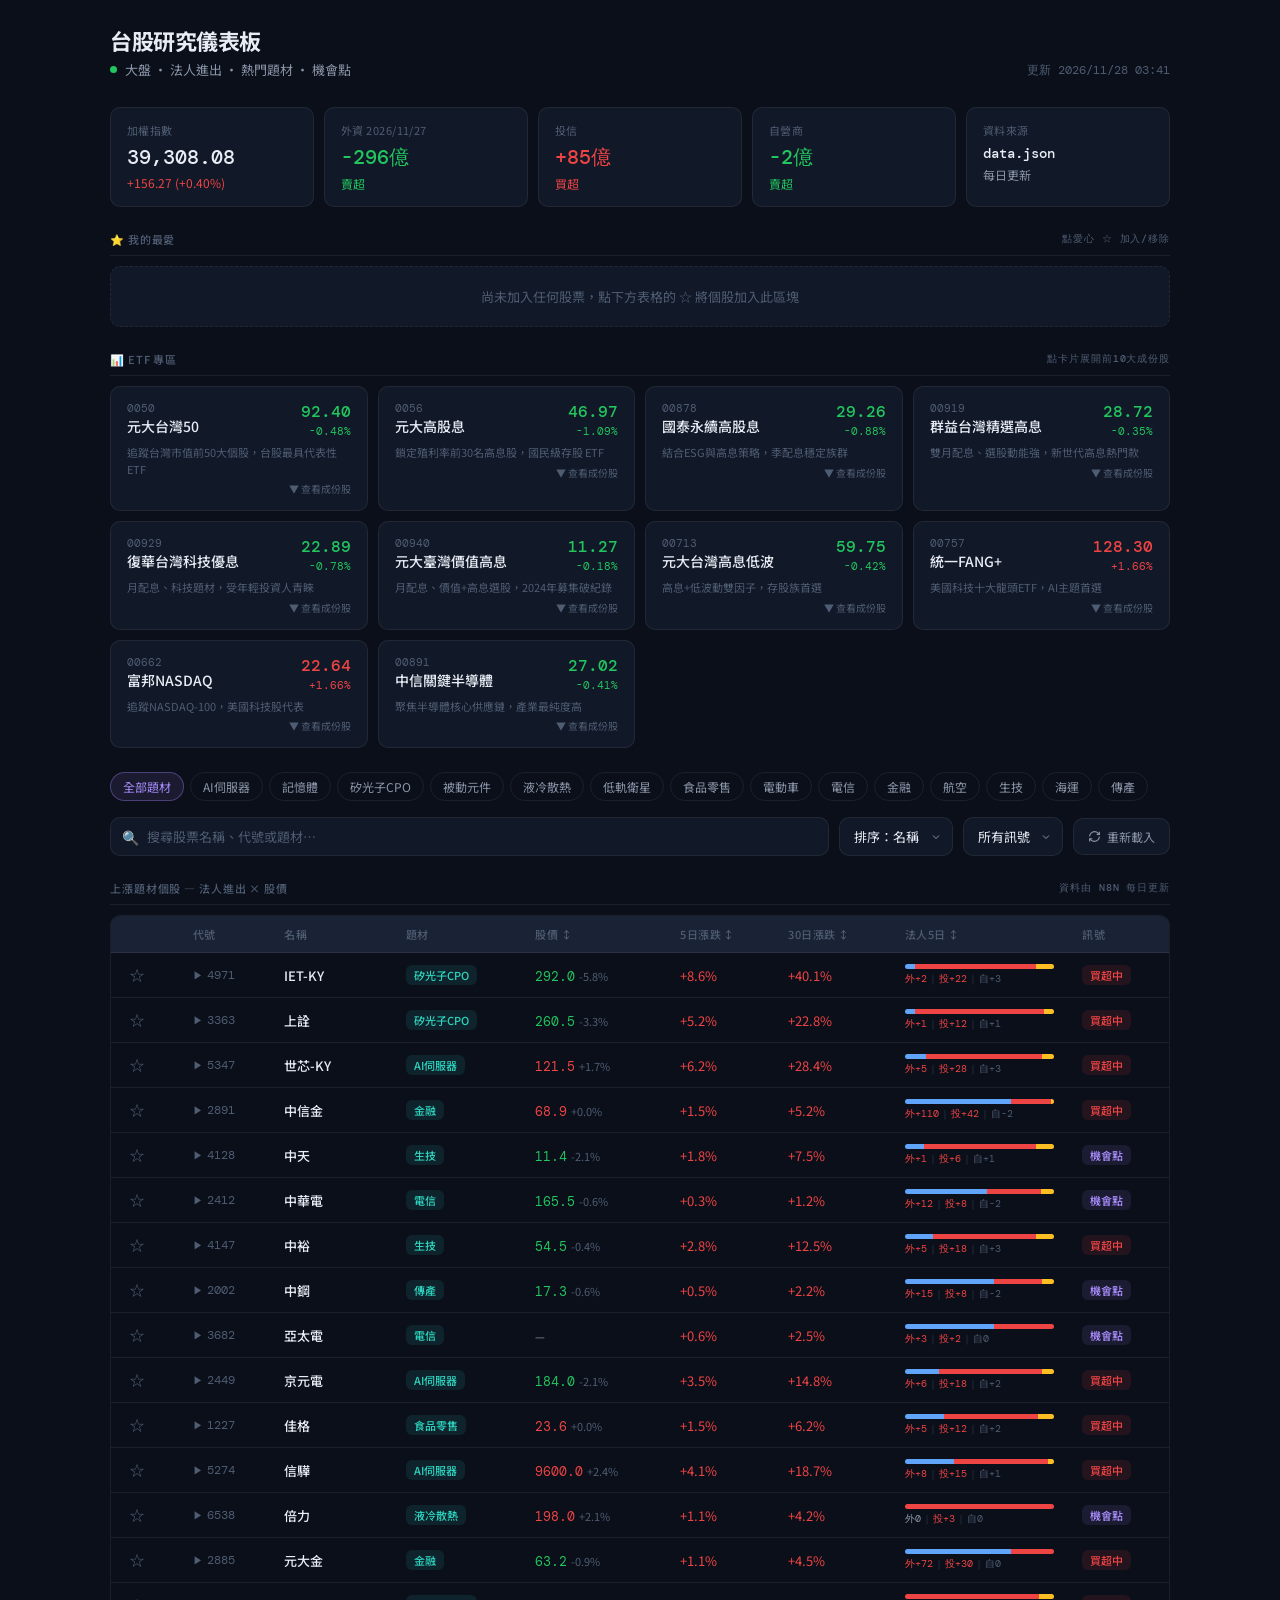
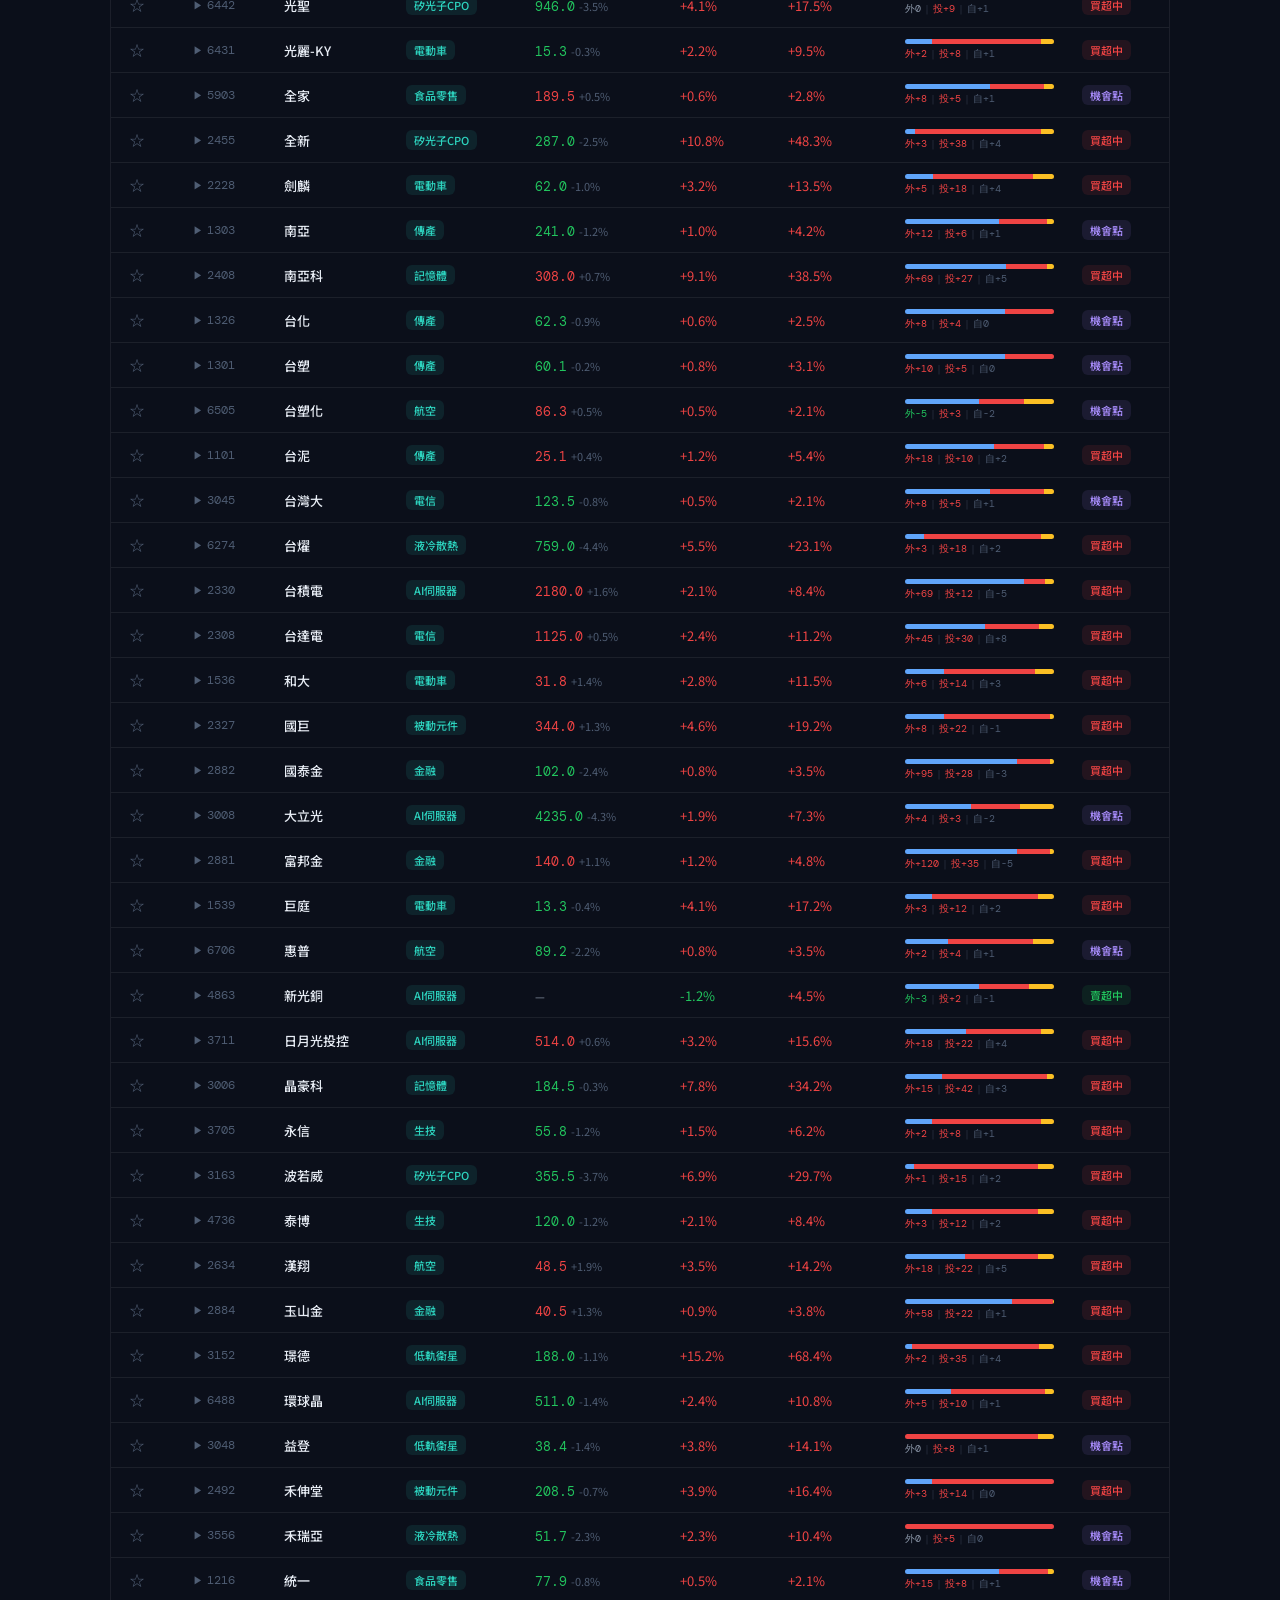
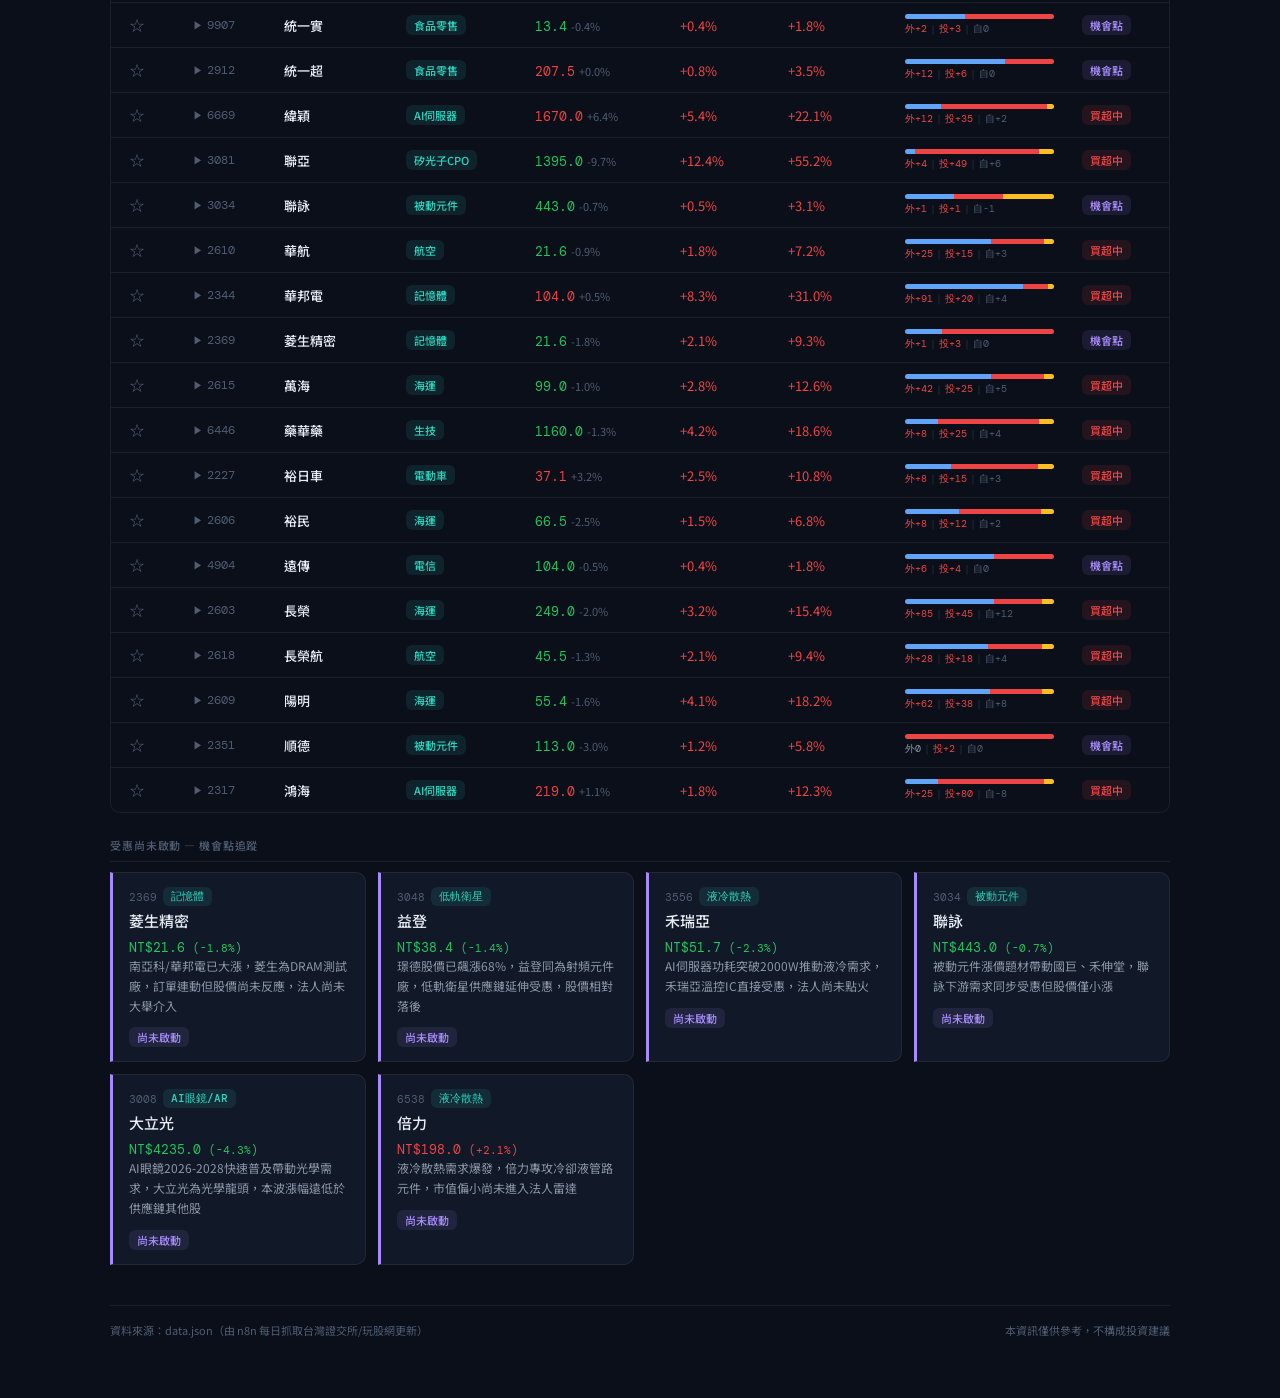
<file: index_full_fixed.html>
<!DOCTYPE html>
<html lang="zh-TW">
<head>
<meta charset="UTF-8">
<meta name="viewport" content="width=device-width, initial-scale=1.0">
<title>台股研究儀表板</title>
<link rel="preconnect" href="https://fonts.googleapis.com">
<link href="https://fonts.googleapis.com/css2?family=Noto+Sans+TC:wght@300;400;500;700&family=DM+Mono:wght@400;500&display=swap" rel="stylesheet">
<style>
:root{--bg:#0b0f1a;--bg2:#111827;--bg3:#1a2235;--border:rgba(255,255,255,0.07);--border2:rgba(255,255,255,0.13);--text:#e8edf5;--text2:#8b96a8;--text3:#4f5d73;--up:#ef4444;--dn:#22c55e;--up-bg:rgba(239,68,68,0.1);--dn-bg:rgba(34,197,94,0.1);--blue:#60a5fa;--purple:#a78bfa;--purple-bg:rgba(167,139,250,0.1);--teal:#2dd4bf;--teal-bg:rgba(45,212,191,0.1);--yellow:#fbbf24;--font:'Noto Sans TC',sans-serif;--mono:'DM Mono',monospace;--r:10px}
*{box-sizing:border-box;margin:0;padding:0}
html,body{background:var(--bg);min-height:100%}
body{font-family:var(--font);color:var(--text);padding:24px 20px 60px;max-width:1100px;margin:0 auto}
.header{display:flex;align-items:flex-end;justify-content:space-between;margin-bottom:28px;flex-wrap:wrap;gap:12px}
.header h1{font-size:22px;font-weight:700;letter-spacing:-.02em}
.header .sub{font-size:13px;color:var(--text2);margin-top:4px;display:flex;align-items:center;gap:8px}
.dot{width:7px;height:7px;border-radius:50%;background:#22c55e;display:inline-block;animation:blink 2s ease-in-out infinite}
@keyframes blink{0%,100%{opacity:1}50%{opacity:.3}}
.header-right{font-size:12px;color:var(--text3);font-family:var(--mono);text-align:right}
#loading{position:fixed;inset:0;background:var(--bg);z-index:100;display:flex;flex-direction:column;align-items:center;justify-content:center;gap:16px;transition:opacity .4s}
#loading.hidden{opacity:0;pointer-events:none}
.spinner{width:36px;height:36px;border:2px solid var(--border2);border-top-color:var(--purple);border-radius:50%;animation:spin .8s linear infinite}
@keyframes spin{to{transform:rotate(360deg)}}
.loading-text{font-size:13px;color:var(--text2)}
.err-bar{background:rgba(248,113,113,.1);border:1px solid rgba(248,113,113,.2);border-radius:var(--r);padding:10px 16px;font-size:13px;color:var(--dn);margin-bottom:16px;display:none}
.metrics{display:grid;grid-template-columns:repeat(auto-fit,minmax(150px,1fr));gap:10px;margin-bottom:24px}
.metric{background:var(--bg2);border:1px solid var(--border);border-radius:var(--r);padding:14px 16px}
.metric .lbl{font-size:11px;color:var(--text3);margin-bottom:6px;letter-spacing:.04em;text-transform:uppercase}
.metric .val{font-size:20px;font-weight:500;font-family:var(--mono);color:var(--text)}
.metric .chg{font-size:12px;margin-top:4px}
.up{color:var(--up)}.dn{color:var(--dn)}.neu{color:var(--text2)}
.pills{display:flex;gap:6px;flex-wrap:wrap;margin-bottom:16px}
.pill{font-size:12px;padding:5px 12px;border-radius:20px;cursor:pointer;border:1px solid var(--border);color:var(--text2);background:transparent;font-family:var(--font)}
.pill:hover{border-color:var(--border2);color:var(--text)}
.pill.active{background:var(--purple-bg);color:var(--purple);border-color:rgba(167,139,250,.35)}
.controls{display:flex;gap:10px;flex-wrap:wrap;margin-bottom:16px;align-items:center}
.search-wrap{position:relative;flex:1;min-width:200px}
.search-wrap input{width:100%;background:var(--bg2);border:1px solid var(--border);border-radius:var(--r);padding:9px 14px 9px 36px;font-size:13px;color:var(--text);font-family:var(--font);outline:none}
.search-wrap input::placeholder{color:var(--text3)}
.search-icon{position:absolute;left:12px;top:50%;transform:translateY(-50%);color:var(--text3);font-size:14px}
select{background:var(--bg2);border:1px solid var(--border);border-radius:var(--r);padding:9px 32px 9px 14px;font-size:13px;color:var(--text);font-family:var(--font);outline:none;cursor:pointer;appearance:none;background-image:url("data:image/svg+xml,%3Csvg xmlns='http://www.w3.org/2000/svg' width='12' height='12' viewBox='0 0 24 24' fill='none' stroke='%238b96a8' stroke-width='2'%3E%3Cpath d='m6 9 6 6 6-6'/%3E%3C/svg%3E");background-repeat:no-repeat;background-position:right 10px center}
.refresh-btn{background:var(--bg2);border:1px solid var(--border);border-radius:var(--r);padding:9px 14px;font-size:12px;color:var(--text2);cursor:pointer;font-family:var(--font);display:flex;align-items:center;gap:6px;white-space:nowrap}
.refresh-btn:hover{border-color:var(--border2);color:var(--text)}
.refresh-btn.spinning svg{animation:spin .8s linear infinite}
.sec-hd{font-size:11px;font-weight:500;color:var(--text3);letter-spacing:.08em;text-transform:uppercase;margin:24px 0 10px;padding-bottom:8px;border-bottom:1px solid var(--border);display:flex;align-items:center;justify-content:space-between}
.src-tag{font-size:10px;color:var(--text3);font-family:var(--mono)}
.tbl-wrap{overflow-x:auto;border-radius:var(--r);border:1px solid var(--border)}
table{width:100%;border-collapse:collapse;font-size:13px}
thead{background:var(--bg3)}
th{font-size:11px;font-weight:500;color:var(--text3);text-align:left;padding:10px 14px;white-space:nowrap;cursor:pointer;user-select:none;letter-spacing:.04em}
th:hover{color:var(--text2)}
th.sorted{color:var(--blue)}
td{padding:11px 14px;border-top:1px solid var(--border);color:var(--text);vertical-align:middle;white-space:nowrap}
tr:hover td{background:rgba(255,255,255,.02)}
.code-cell{font-family:var(--mono);font-size:12px;color:var(--text3)}
.name-cell{font-weight:500}
.badge{display:inline-block;font-size:11px;padding:2px 8px;border-radius:6px;font-weight:500}
.b-up{background:var(--up-bg);color:var(--up)}.b-dn{background:var(--dn-bg);color:var(--dn)}.b-neu{background:rgba(255,255,255,.05);color:var(--text2)}.b-opp{background:var(--purple-bg);color:var(--purple)}.b-theme{background:var(--teal-bg);color:var(--teal)}
.inst-wrap{min-width:90px}
.inst-bar{display:flex;height:5px;border-radius:3px;overflow:hidden;margin-bottom:3px}
.if{background:var(--blue)}.it{background:var(--up)}.is{background:var(--yellow)}
.inst-nums{font-size:10px;color:var(--text3);font-family:var(--mono)}
.opp-grid{display:grid;grid-template-columns:repeat(auto-fit,minmax(220px,1fr));gap:12px;margin-top:10px}
.opp-card{background:var(--bg2);border:1px solid var(--border);border-left:3px solid var(--purple);border-radius:0 var(--r) var(--r) 0;padding:14px 16px}
.oc-code{font-size:11px;color:var(--text3);font-family:var(--mono);margin-bottom:4px;display:flex;align-items:center;gap:6px}
.oc-name{font-size:15px;font-weight:500;color:var(--text);margin-bottom:6px}
.oc-reason{font-size:12px;color:var(--text2);line-height:1.65}
.oc-price{font-size:13px;font-family:var(--mono);margin-top:8px}
.oc-tag{margin-top:8px}
.footer{margin-top:40px;padding-top:16px;border-top:1px solid var(--border);font-size:11px;color:var(--text3);display:flex;justify-content:space-between;flex-wrap:wrap;gap:8px}
.empty{text-align:center;padding:40px;color:var(--text3);font-size:14px}

.fav-btn{background:none;border:none;cursor:pointer;font-size:16px;line-height:1;padding:2px 4px;color:var(--text3);transition:all .15s;vertical-align:middle}
.fav-btn:hover{transform:scale(1.2)}
.fav-btn.active{color:#fbbf24}
.fav-section{margin-bottom:24px}
.fav-empty{padding:20px;text-align:center;color:var(--text3);font-size:13px;background:var(--bg2);border:1px dashed var(--border);border-radius:var(--r)}


.etf-section{margin-bottom:24px}
.etf-grid{display:grid;grid-template-columns:repeat(auto-fill,minmax(220px,1fr));gap:10px;margin-top:10px}
.etf-card{background:var(--bg2);border:1px solid var(--border);border-radius:var(--r);padding:14px 16px;cursor:pointer;transition:all .15s}
.etf-card:hover{border-color:var(--border2);transform:translateY(-2px)}
.etf-card.expanded{border-color:var(--purple);background:linear-gradient(180deg,var(--bg2),rgba(167,139,250,0.05))}
.etf-head{display:flex;justify-content:space-between;align-items:flex-start;gap:8px}
.etf-code{font-size:11px;color:var(--text3);font-family:var(--mono);margin-bottom:2px}
.etf-name{font-size:14px;font-weight:500;color:var(--text);line-height:1.3}
.etf-price{text-align:right}
.etf-price-val{font-size:16px;font-weight:500;font-family:var(--mono)}
.etf-price-chg{font-size:11px;font-family:var(--mono);margin-top:2px}
.etf-desc{font-size:11px;color:var(--text3);margin-top:6px;line-height:1.5}
.etf-holdings{margin-top:12px;padding-top:12px;border-top:1px solid var(--border);display:none}
.etf-card.expanded .etf-holdings{display:block}
.etf-holdings-title{font-size:10px;color:var(--text3);letter-spacing:.05em;text-transform:uppercase;margin-bottom:8px}
.holding-row{display:flex;justify-content:space-between;align-items:center;padding:5px 0;font-size:12px;border-bottom:1px solid var(--border)}
.holding-row:last-child{border-bottom:none}
.holding-name{color:var(--text);flex:1}
.holding-code{color:var(--text3);font-family:var(--mono);font-size:10px;margin-right:8px}
.holding-weight{color:var(--text2);font-family:var(--mono);font-size:11px;font-weight:500}
.etf-expand-hint{font-size:10px;color:var(--text3);margin-top:4px;text-align:right}


.detail-row{background:linear-gradient(180deg,var(--bg2),rgba(167,139,250,0.04))}
.detail-row td{padding:0!important;border-top:1px solid var(--purple)!important;white-space:normal!important}
.detail-content{padding:18px 22px;overflow:hidden}
.detail-grid{display:grid;grid-template-columns:repeat(auto-fit,minmax(280px,1fr));gap:18px}
.detail-block{background:var(--bg);border:1px solid var(--border);border-radius:8px;padding:12px 14px;min-width:0;overflow:hidden}
.detail-label{font-size:10px;color:var(--text3);letter-spacing:.08em;text-transform:uppercase;margin-bottom:6px;display:flex;align-items:center;gap:4px}
.detail-text{font-size:13px;color:var(--text);line-height:1.65;word-wrap:break-word;overflow-wrap:break-word;white-space:normal}
.pe-grid{display:grid;grid-template-columns:1fr 1fr;gap:8px;margin-top:4px}
.pe-item{background:var(--bg2);border-radius:6px;padding:8px 10px;text-align:center}
.pe-val{font-size:18px;font-weight:500;font-family:var(--mono)}
.pe-lbl{font-size:10px;color:var(--text3);margin-top:2px}
.pe-compare{font-size:11px;text-align:center;margin-top:6px;padding:4px;border-radius:4px}
.risk-list{list-style:none;padding:0}
.risk-list li{padding:5px 0;font-size:12px;color:var(--text2);line-height:1.5;padding-left:16px;position:relative}
.risk-list li:before{content:"⚠";position:absolute;left:0;color:#fbbf24}
tr.stock-row{cursor:pointer}
tr.stock-row:hover .name-cell{color:var(--purple)}
.expand-icon{display:inline-block;margin-right:4px;color:var(--text3);font-size:10px;transition:transform .2s}
.stock-row.expanded .expand-icon{transform:rotate(90deg)}

@media(max-width:600px){body{padding:16px 14px 40px}.metrics{grid-template-columns:repeat(2,1fr)}.header h1{font-size:18px}}
</style>
</head>
<body>

<div id="loading">
  <div class="spinner"></div>
  <div class="loading-text" id="loading-text">正在載入資料…</div>
</div>

<div id="app" style="opacity:0;transition:opacity .4s">
  <div class="header">
    <div>
      <h1>台股研究儀表板</h1>
      <div class="sub"><span class="dot"></span>大盤 · 法人進出 · 熱門題材 · 機會點</div>
    </div>
    <div class="header-right" id="update-time">—</div>
  </div>

  <div class="err-bar" id="err-bar"></div>

  <div class="metrics">
    <div class="metric"><div class="lbl">加權指數</div><div class="val" id="m-twii">—</div><div class="chg" id="m-twii-chg">—</div></div>
    <div class="metric"><div class="lbl">外資 <span id="inst-date-lbl" style="color:var(--text3)">—</span></div><div class="val" id="m-foreign">—</div><div class="chg" id="m-foreign-chg">—</div></div>
    <div class="metric"><div class="lbl">投信</div><div class="val" id="m-trust">—</div><div class="chg" id="m-trust-chg">—</div></div>
    <div class="metric"><div class="lbl">自營商</div><div class="val" id="m-dealer">—</div><div class="chg" id="m-dealer-chg">—</div></div>
    <div class="metric"><div class="lbl">資料來源</div><div class="val" id="m-source" style="font-size:14px">data.json</div><div class="chg neu">每日更新</div></div>
  </div>


  <div class="fav-section">
    <div class="sec-hd">⭐ 我的最愛<span class="src-tag">點愛心 ☆ 加入/移除</span></div>
    <div id="fav-content"></div>
  </div>

  <div class="etf-section">
    <div class="sec-hd">📊 ETF 專區<span class="src-tag">點卡片展開前10大成份股</span></div>
    <div class="etf-grid" id="etf-grid"></div>
  </div>

  <div class="pills" id="theme-pills">
    <button class="pill active" data-theme="all">全部題材</button>
    <button class="pill" data-theme="AI伺服器">AI伺服器</button>
    <button class="pill" data-theme="記憶體">記憶體</button>
    <button class="pill" data-theme="矽光子CPO">矽光子CPO</button>
    <button class="pill" data-theme="被動元件">被動元件</button>
    <button class="pill" data-theme="液冷散熱">液冷散熱</button>
    <button class="pill" data-theme="低軌衛星">低軌衛星</button>
    <button class="pill" data-theme="食品零售">食品零售</button>
    <button class="pill" data-theme="電動車">電動車</button>
    <button class="pill" data-theme="電信">電信</button>
    <button class="pill" data-theme="金融">金融</button>
    <button class="pill" data-theme="航空">航空</button>
    <button class="pill" data-theme="生技">生技</button>
    <button class="pill" data-theme="海運">海運</button>
    <button class="pill" data-theme="傳產">傳產</button>
  </div>

  <div class="controls">
    <div class="search-wrap">
      <span class="search-icon">🔍</span>
      <input type="text" id="search-input" placeholder="搜尋股票名稱、代號或題材…">
    </div>
    <select id="sort-sel">
      <option value="name">排序：名稱</option>
      <option value="5d">5日漲跌幅</option>
      <option value="30d">30日漲跌幅</option>
      <option value="price">即時價格</option>
      <option value="inst5">法人5日</option>
    </select>
    <select id="sig-sel">
      <option value="all">所有訊號</option>
      <option value="up">法人買超</option>
      <option value="dn">法人賣超</option>
      <option value="opp">機會點</option>
    </select>
    <button class="refresh-btn" id="refresh-btn" onclick="loadData()">
      <svg width="13" height="13" viewBox="0 0 24 24" fill="none" stroke="currentColor" stroke-width="2"><path d="M3 12a9 9 0 0 1 9-9 9.75 9.75 0 0 1 6.74 2.74L21 8"/><path d="M21 3v5h-5"/><path d="M21 12a9 9 0 0 1-9 9 9.75 9.75 0 0 1-6.74-2.74L3 16"/><path d="M8 16H3v5"/></svg>
      重新載入
    </button>
  </div>

  <div class="sec-hd">上漲題材個股 — 法人進出 × 股價<span class="src-tag" id="src-tag">資料由 n8n 每日更新</span></div>
  <div class="tbl-wrap">
    <table>
      <thead>
        <tr>
          <th style="width:40px"></th>
          <th style="width:70px">代號</th>
          <th style="width:90px">名稱</th>
          <th style="width:90px">題材</th>
          <th style="width:90px" data-col="price">股價 ↕</th>
          <th style="width:80px" data-col="5d">5日漲跌 ↕</th>
          <th style="width:80px" data-col="30d">30日漲跌 ↕</th>
          <th style="width:120px" data-col="inst5">法人5日 ↕</th>
          <th style="width:75px">訊號</th>
        </tr>
      </thead>
      <tbody id="tbody"></tbody>
    </table>
  </div>

  <div class="sec-hd">受惠尚未啟動 — 機會點追蹤</div>
  <div class="opp-grid" id="opp-grid"></div>

  <div class="footer">
    <span>資料來源：data.json（由 n8n 每日抓取台灣證交所/玩股網更新）</span>
    <span>本資訊僅供參考，不構成投資建議</span>
  </div>
</div>

<script>
// 靜態資料
const STOCKS=[
  {code:"2330",name:"台積電",theme:"AI伺服器",p5:2.1,p30:8.4,i5f:69,i5t:12,i5s:-5,sig:"up"},
  {code:"2317",name:"鴻海",theme:"AI伺服器",p5:1.8,p30:12.3,i5f:25,i5t:80,i5s:-8,sig:"up"},
  {code:"3711",name:"日月光投控",theme:"AI伺服器",p5:3.2,p30:15.6,i5f:18,i5t:22,i5s:4,sig:"up"},
  {code:"6669",name:"緯穎",theme:"AI伺服器",p5:5.4,p30:22.1,i5f:12,i5t:35,i5s:2,sig:"up"},
  {code:"5274",name:"信驊",theme:"AI伺服器",p5:4.1,p30:18.7,i5f:8,i5t:15,i5s:1,sig:"up"},
  {code:"5347",name:"世芯-KY",theme:"AI伺服器",p5:6.2,p30:28.4,i5f:5,i5t:28,i5s:3,sig:"up"},
  {code:"4863",name:"新光銅",theme:"AI伺服器",p5:-1.2,p30:4.5,i5f:-3,i5t:2,i5s:-1,sig:"dn"},
  {code:"3006",name:"晶豪科",theme:"記憶體",p5:7.8,p30:34.2,i5f:15,i5t:42,i5s:3,sig:"up"},
  {code:"2408",name:"南亞科",theme:"記憶體",p5:9.1,p30:38.5,i5f:69,i5t:27,i5s:5,sig:"up"},
  {code:"2344",name:"華邦電",theme:"記憶體",p5:8.3,p30:31.0,i5f:91,i5t:20,i5s:4,sig:"up"},
  {code:"2369",name:"菱生精密",theme:"記憶體",p5:2.1,p30:9.3,i5f:1,i5t:3,i5s:0,sig:"opp"},
  {code:"2449",name:"京元電",theme:"AI伺服器",p5:3.5,p30:14.8,i5f:6,i5t:18,i5s:2,sig:"up"},
  {code:"3081",name:"聯亞",theme:"矽光子CPO",p5:12.4,p30:55.2,i5f:4,i5t:49,i5s:6,sig:"up"},
  {code:"2455",name:"全新",theme:"矽光子CPO",p5:10.8,p30:48.3,i5f:3,i5t:38,i5s:4,sig:"up"},
  {code:"4971",name:"IET-KY",theme:"矽光子CPO",p5:8.6,p30:40.1,i5f:2,i5t:22,i5s:3,sig:"up"},
  {code:"3163",name:"波若威",theme:"矽光子CPO",p5:6.9,p30:29.7,i5f:1,i5t:15,i5s:2,sig:"up"},
  {code:"3363",name:"上詮",theme:"矽光子CPO",p5:5.2,p30:22.8,i5f:1,i5t:12,i5s:1,sig:"up"},
  {code:"6442",name:"光聖",theme:"矽光子CPO",p5:4.1,p30:17.5,i5f:0,i5t:9,i5s:1,sig:"up"},
  {code:"2327",name:"國巨",theme:"被動元件",p5:4.6,p30:19.2,i5f:8,i5t:22,i5s:-1,sig:"up"},
  {code:"2492",name:"禾伸堂",theme:"被動元件",p5:3.9,p30:16.4,i5f:3,i5t:14,i5s:0,sig:"up"},
  {code:"2351",name:"順德",theme:"被動元件",p5:1.2,p30:5.8,i5f:0,i5t:2,i5s:0,sig:"opp"},
  {code:"3034",name:"聯詠",theme:"被動元件",p5:0.5,p30:3.1,i5f:1,i5t:1,i5s:-1,sig:"opp"},
  {code:"3008",name:"大立光",theme:"AI伺服器",p5:1.9,p30:7.3,i5f:4,i5t:3,i5s:-2,sig:"opp"},
  {code:"6274",name:"台燿",theme:"液冷散熱",p5:5.5,p30:23.1,i5f:3,i5t:18,i5s:2,sig:"up"},
  {code:"3556",name:"禾瑞亞",theme:"液冷散熱",p5:2.3,p30:10.4,i5f:0,i5t:5,i5s:0,sig:"opp"},
  {code:"6538",name:"倍力",theme:"液冷散熱",p5:1.1,p30:4.2,i5f:0,i5t:3,i5s:0,sig:"opp"},
  {code:"3152",name:"璟德",theme:"低軌衛星",p5:15.2,p30:68.4,i5f:2,i5t:35,i5s:4,sig:"up"},
  {code:"3048",name:"益登",theme:"低軌衛星",p5:3.8,p30:14.1,i5f:0,i5t:8,i5s:1,sig:"opp"},
  {code:"6488",name:"環球晶",theme:"AI伺服器",p5:2.4,p30:10.8,i5f:5,i5t:10,i5s:1,sig:"up"},
  {code:"2603",name:"長榮",theme:"海運",p5:3.2,p30:15.4,i5f:85,i5t:45,i5s:12,sig:"up"},
  {code:"2609",name:"陽明",theme:"海運",p5:4.1,p30:18.2,i5f:62,i5t:38,i5s:8,sig:"up"},
  {code:"2615",name:"萬海",theme:"海運",p5:2.8,p30:12.6,i5f:42,i5t:25,i5s:5,sig:"up"},
  {code:"2606",name:"裕民",theme:"海運",p5:1.5,p30:6.8,i5f:8,i5t:12,i5s:2,sig:"up"},
  {code:"2618",name:"長榮航",theme:"航空",p5:2.1,p30:9.4,i5f:28,i5t:18,i5s:4,sig:"up"},
  {code:"2610",name:"華航",theme:"航空",p5:1.8,p30:7.2,i5f:25,i5t:15,i5s:3,sig:"up"},
  {code:"6706",name:"惠普",theme:"航空",p5:0.8,p30:3.5,i5f:2,i5t:4,i5s:1,sig:"opp"},
  {code:"2634",name:"漢翔",theme:"航空",p5:3.5,p30:14.2,i5f:18,i5t:22,i5s:5,sig:"up"},
  {code:"6505",name:"台塑化",theme:"航空",p5:0.5,p30:2.1,i5f:-5,i5t:3,i5s:-2,sig:"opp"},
  {code:"2881",name:"富邦金",theme:"金融",p5:1.2,p30:4.8,i5f:120,i5t:35,i5s:-5,sig:"up"},
  {code:"2882",name:"國泰金",theme:"金融",p5:0.8,p30:3.5,i5f:95,i5t:28,i5s:-3,sig:"up"},
  {code:"2891",name:"中信金",theme:"金融",p5:1.5,p30:5.2,i5f:110,i5t:42,i5s:-2,sig:"up"},
  {code:"2884",name:"玉山金",theme:"金融",p5:0.9,p30:3.8,i5f:58,i5t:22,i5s:1,sig:"up"},
  {code:"2885",name:"元大金",theme:"金融",p5:1.1,p30:4.5,i5f:72,i5t:30,i5s:0,sig:"up"},
  {code:"2412",name:"中華電",theme:"電信",p5:0.3,p30:1.2,i5f:12,i5t:8,i5s:-2,sig:"opp"},
  {code:"3045",name:"台灣大",theme:"電信",p5:0.5,p30:2.1,i5f:8,i5t:5,i5s:1,sig:"opp"},
  {code:"4904",name:"遠傳",theme:"電信",p5:0.4,p30:1.8,i5f:6,i5t:4,i5s:0,sig:"opp"},
  {code:"2308",name:"台達電",theme:"電信",p5:2.4,p30:11.2,i5f:45,i5t:30,i5s:8,sig:"up"},
  {code:"3682",name:"亞太電",theme:"電信",p5:0.6,p30:2.5,i5f:3,i5t:2,i5s:0,sig:"opp"},
  {code:"4147",name:"中裕",theme:"生技",p5:2.8,p30:12.5,i5f:5,i5t:18,i5s:3,sig:"up"},
  {code:"6446",name:"藥華藥",theme:"生技",p5:4.2,p30:18.6,i5f:8,i5t:25,i5s:4,sig:"up"},
  {code:"3705",name:"永信",theme:"生技",p5:1.5,p30:6.2,i5f:2,i5t:8,i5s:1,sig:"up"},
  {code:"4736",name:"泰博",theme:"生技",p5:2.1,p30:8.4,i5f:3,i5t:12,i5s:2,sig:"up"},
  {code:"4128",name:"中天",theme:"生技",p5:1.8,p30:7.5,i5f:1,i5t:6,i5s:1,sig:"opp"},
  {code:"2002",name:"中鋼",theme:"傳產",p5:0.5,p30:2.2,i5f:15,i5t:8,i5s:-2,sig:"opp"},
  {code:"1301",name:"台塑",theme:"傳產",p5:0.8,p30:3.1,i5f:10,i5t:5,i5s:0,sig:"opp"},
  {code:"1303",name:"南亞",theme:"傳產",p5:1.0,p30:4.2,i5f:12,i5t:6,i5s:1,sig:"opp"},
  {code:"1326",name:"台化",theme:"傳產",p5:0.6,p30:2.5,i5f:8,i5t:4,i5s:0,sig:"opp"},
  {code:"1101",name:"台泥",theme:"傳產",p5:1.2,p30:5.4,i5f:18,i5t:10,i5s:2,sig:"up"},
  {code:"1216",name:"統一",theme:"食品零售",p5:0.5,p30:2.1,i5f:15,i5t:8,i5s:1,sig:"opp"},
  {code:"2912",name:"統一超",theme:"食品零售",p5:0.8,p30:3.5,i5f:12,i5t:6,i5s:0,sig:"opp"},
  {code:"5903",name:"全家",theme:"食品零售",p5:0.6,p30:2.8,i5f:8,i5t:5,i5s:1,sig:"opp"},
  {code:"1227",name:"佳格",theme:"食品零售",p5:1.5,p30:6.2,i5f:5,i5t:12,i5s:2,sig:"up"},
  {code:"9907",name:"統一實",theme:"食品零售",p5:0.4,p30:1.8,i5f:2,i5t:3,i5s:0,sig:"opp"},
  {code:"2227",name:"裕日車",theme:"電動車",p5:2.5,p30:10.8,i5f:8,i5t:15,i5s:3,sig:"up"},
  {code:"2228",name:"劍麟",theme:"電動車",p5:3.2,p30:13.5,i5f:5,i5t:18,i5s:4,sig:"up"},
  {code:"1539",name:"巨庭",theme:"電動車",p5:4.1,p30:17.2,i5f:3,i5t:12,i5s:2,sig:"up"},
  {code:"1536",name:"和大",theme:"電動車",p5:2.8,p30:11.5,i5f:6,i5t:14,i5s:3,sig:"up"},
  {code:"6431",name:"光麗-KY",theme:"電動車",p5:2.2,p30:9.5,i5f:2,i5t:8,i5s:1,sig:"up"}];
const OPPS=[
  {code:"2369",name:"菱生精密",theme:"記憶體",reason:"南亞科/華邦電已大漲，菱生為DRAM測試廠，訂單連動但股價尚未反應，法人尚未大舉介入"},
  {code:"3048",name:"益登",theme:"低軌衛星",reason:"璟德股價已飆漲68%，益登同為射頻元件廠，低軌衛星供應鏈延伸受惠，股價相對落後"},
  {code:"3556",name:"禾瑞亞",theme:"液冷散熱",reason:"AI伺服器功耗突破2000W推動液冷需求，禾瑞亞溫控IC直接受惠，法人尚未點火"},
  {code:"3034",name:"聯詠",theme:"被動元件",reason:"被動元件漲價題材帶動國巨、禾伸堂，聯詠下游需求同步受惠但股價僅小漲"},
  {code:"3008",name:"大立光",theme:"AI眼鏡/AR",reason:"AI眼鏡2026-2028快速普及帶動光學需求，大立光為光學龍頭，本波漲幅遠低於供應鏈其他股"},
  {code:"6538",name:"倍力",theme:"液冷散熱",reason:"液冷散熱需求爆發，倍力專攻冷卻液管路元件，市值偏小尚未進入法人雷達"},
];


// 我的最愛邏輯（用 localStorage 儲存）
const FAV_KEY = "tw_stock_favorites";

function getFavs() {
  try {
    return JSON.parse(localStorage.getItem(FAV_KEY) || "[]");
  } catch(e) { return []; }
}

function isFav(code) {
  return getFavs().includes(code);
}

function toggleFav(code) {
  let favs = getFavs();
  if (favs.includes(code)) {
    favs = favs.filter(c => c !== code);
  } else {
    favs.push(code);
  }
  localStorage.setItem(FAV_KEY, JSON.stringify(favs));
  render();
  renderFavorites();
  renderETFs();
}

function favBtn(code) {
  const active = isFav(code);
  return `<button class="fav-btn ${active ? 'active' : ''}" onclick="event.stopPropagation();toggleFav('${code}')" title="${active ? '取消最愛' : '加入最愛'}">${active ? '★' : '☆'}</button>`;
}

function renderFavorites() {
  const favs = getFavs();
  const container = document.getElementById("fav-content");
  if (favs.length === 0) {
    container.innerHTML = '<div class="fav-empty">尚未加入任何股票，點下方表格的 ☆ 將個股加入此區塊</div>';
    return;
  }
  // 從 STOCKS 找出最愛
  const favStocks = favs.map(code => STOCKS.find(s => s.code === code)).filter(Boolean);
  if (favStocks.length === 0) {
    container.innerHTML = '<div class="fav-empty">尚未加入任何股票，點下方表格的 ☆ 將個股加入此區塊</div>';
    return;
  }
  container.innerHTML = `<div class="tbl-wrap"><table>
    <thead><tr>
      <th style="width:40px"></th>
      <th style="width:70px">代號</th>
      <th style="width:90px">名稱</th>
      <th style="width:90px">題材</th>
      <th style="width:90px">股價</th>
      <th style="width:80px">5日漲跌</th>
      <th style="width:80px">30日漲跌</th>
      <th style="width:120px">法人5日</th>
      <th style="width:75px">訊號</th>
    </tr></thead>
    <tbody>${favStocks.map(s => `
      <tr class="stock-row ${expandedStock===s.code?'expanded':''}" onclick="toggleStockDetail('${s.code}')">
        <td onclick="event.stopPropagation()">${favBtn(s.code)}</td>
        <td class="code-cell"><span class="expand-icon">▶</span>${s.code}</td>
        <td class="name-cell">${s.name}</td>
        <td><span class="badge b-theme">${s.theme}</span></td>
        <td>${fmtPrice(s.code)}</td>
        <td>${pct(s.p5)}</td>
        <td>${pct(s.p30)}</td>
        <td>${instBar(s.i5f, s.i5t, s.i5s)}</td>
        <td>${sigBadge(s.sig)}</td>
      </tr>
      ${expandedStock===s.code ? `<tr class="detail-row" data-detail="${s.code}"><td colspan="9">${renderDetail(s.code)}</td></tr>` : ""}
    `).join("")}</tbody>
  </table></div>`;
}


// ETF 清單 + 前10大成份股（資料來源：各 ETF 官方文件 2026年5月）
const ETFS = [
  {
    code: "0050", name: "元大台灣50",
    desc: "追蹤台灣市值前50大個股，台股最具代表性 ETF",
    holdings: [
      {code:"2330",name:"台積電",weight:54.2},
      {code:"2317",name:"鴻海",weight:5.1},
      {code:"2454",name:"聯發科",weight:3.8},
      {code:"2308",name:"台達電",weight:2.5},
      {code:"3711",name:"日月光投控",weight:1.8},
      {code:"2382",name:"廣達",weight:1.7},
      {code:"6505",name:"台塑化",weight:1.4},
      {code:"2891",name:"中信金",weight:1.3},
      {code:"2882",name:"國泰金",weight:1.2},
      {code:"2881",name:"富邦金",weight:1.2}
    ]
  },
  {
    code: "0056", name: "元大高股息",
    desc: "鎖定殖利率前30名高息股，國民級存股 ETF",
    holdings: [
      {code:"2382",name:"廣達",weight:5.2},
      {code:"3711",name:"日月光投控",weight:4.8},
      {code:"2308",name:"台達電",weight:4.5},
      {code:"3231",name:"緯創",weight:4.3},
      {code:"2603",name:"長榮",weight:4.1},
      {code:"2356",name:"英業達",weight:3.9},
      {code:"2376",name:"技嘉",weight:3.7},
      {code:"2324",name:"仁寶",weight:3.5},
      {code:"2002",name:"中鋼",weight:3.3},
      {code:"3034",name:"聯詠",weight:3.1}
    ]
  },
  {
    code: "00878", name: "國泰永續高股息",
    desc: "結合ESG與高息策略，季配息穩定族群",
    holdings: [
      {code:"2308",name:"台達電",weight:5.3},
      {code:"2382",name:"廣達",weight:5.0},
      {code:"3711",name:"日月光投控",weight:4.6},
      {code:"2885",name:"元大金",weight:4.2},
      {code:"2891",name:"中信金",weight:4.0},
      {code:"2884",name:"玉山金",weight:3.8},
      {code:"2886",name:"兆豐金",weight:3.6},
      {code:"2887",name:"台新金",weight:3.4},
      {code:"2880",name:"華南金",weight:3.2},
      {code:"6505",name:"台塑化",weight:3.0}
    ]
  },
  {
    code: "00919", name: "群益台灣精選高息",
    desc: "雙月配息、選股動能強，新世代高息熱門款",
    holdings: [
      {code:"2382",name:"廣達",weight:8.2},
      {code:"3711",name:"日月光投控",weight:7.5},
      {code:"2376",name:"技嘉",weight:6.8},
      {code:"3034",name:"聯詠",weight:5.4},
      {code:"2308",name:"台達電",weight:5.1},
      {code:"3231",name:"緯創",weight:4.8},
      {code:"2356",name:"英業達",weight:4.5},
      {code:"2324",name:"仁寶",weight:4.2},
      {code:"2317",name:"鴻海",weight:4.0},
      {code:"6669",name:"緯穎",weight:3.7}
    ]
  },
  {
    code: "00929", name: "復華台灣科技優息",
    desc: "月配息、科技題材，受年輕投資人青睞",
    holdings: [
      {code:"3711",name:"日月光投控",weight:7.8},
      {code:"2382",name:"廣達",weight:7.2},
      {code:"2308",name:"台達電",weight:6.5},
      {code:"3034",name:"聯詠",weight:5.8},
      {code:"2376",name:"技嘉",weight:5.2},
      {code:"3231",name:"緯創",weight:4.9},
      {code:"2356",name:"英業達",weight:4.6},
      {code:"3017",name:"奇鋐",weight:4.3},
      {code:"2454",name:"聯發科",weight:4.0},
      {code:"6669",name:"緯穎",weight:3.8}
    ]
  },
  {
    code: "00940", name: "元大臺灣價值高息",
    desc: "月配息、價值+高息選股，2024年募集破紀錄",
    holdings: [
      {code:"2382",name:"廣達",weight:6.8},
      {code:"2308",name:"台達電",weight:6.2},
      {code:"3711",name:"日月光投控",weight:5.8},
      {code:"2376",name:"技嘉",weight:5.4},
      {code:"3034",name:"聯詠",weight:5.1},
      {code:"3231",name:"緯創",weight:4.8},
      {code:"2603",name:"長榮",weight:4.5},
      {code:"2454",name:"聯發科",weight:4.2},
      {code:"2356",name:"英業達",weight:4.0},
      {code:"2324",name:"仁寶",weight:3.8}
    ]
  },
  {
    code: "00713", name: "元大台灣高息低波",
    desc: "高息+低波動雙因子，存股族首選",
    holdings: [
      {code:"2885",name:"元大金",weight:6.5},
      {code:"2891",name:"中信金",weight:6.2},
      {code:"2884",name:"玉山金",weight:5.8},
      {code:"2886",name:"兆豐金",weight:5.5},
      {code:"2382",name:"廣達",weight:5.2},
      {code:"2308",name:"台達電",weight:4.8},
      {code:"3711",name:"日月光投控",weight:4.5},
      {code:"6505",name:"台塑化",weight:4.2},
      {code:"2002",name:"中鋼",weight:3.9},
      {code:"2412",name:"中華電",weight:3.7}
    ]
  },
  {
    code: "00757", name: "統一FANG+",
    desc: "美國科技十大龍頭ETF，AI主題首選",
    holdings: [
      {code:"NVDA",name:"NVIDIA",weight:11.5},
      {code:"META",name:"Meta",weight:10.8},
      {code:"AAPL",name:"蘋果",weight:10.5},
      {code:"MSFT",name:"微軟",weight:10.3},
      {code:"GOOGL",name:"Alphabet",weight:10.1},
      {code:"AMZN",name:"Amazon",weight:9.8},
      {code:"NFLX",name:"Netflix",weight:9.6},
      {code:"TSLA",name:"特斯拉",weight:9.4},
      {code:"AMD",name:"超微",weight:9.2},
      {code:"AVGO",name:"博通",weight:8.8}
    ]
  },
  {
    code: "00662", name: "富邦NASDAQ",
    desc: "追蹤NASDAQ-100，美國科技股代表",
    holdings: [
      {code:"AAPL",name:"蘋果",weight:9.2},
      {code:"MSFT",name:"微軟",weight:8.5},
      {code:"NVDA",name:"NVIDIA",weight:8.1},
      {code:"AMZN",name:"Amazon",weight:5.4},
      {code:"META",name:"Meta",weight:4.8},
      {code:"GOOGL",name:"Alphabet A",weight:3.2},
      {code:"GOOG",name:"Alphabet C",weight:3.1},
      {code:"AVGO",name:"博通",weight:3.0},
      {code:"TSLA",name:"特斯拉",weight:2.8},
      {code:"COST",name:"好市多",weight:2.5}
    ]
  },
  {
    code: "00891", name: "中信關鍵半導體",
    desc: "聚焦半導體核心供應鏈，產業最純度高",
    holdings: [
      {code:"2330",name:"台積電",weight:20.0},
      {code:"3711",name:"日月光投控",weight:10.5},
      {code:"2454",name:"聯發科",weight:9.8},
      {code:"3034",name:"聯詠",weight:7.2},
      {code:"2308",name:"台達電",weight:6.5},
      {code:"2379",name:"瑞昱",weight:5.8},
      {code:"5347",name:"世芯-KY",weight:4.5},
      {code:"6488",name:"環球晶",weight:4.2},
      {code:"3661",name:"世芯",weight:3.8},
      {code:"2449",name:"京元電",weight:3.5}
    ]
  }
];

let expandedETF = null;

function renderETFs() {
  const grid = document.getElementById("etf-grid");
  grid.innerHTML = ETFS.map(etf => {
    const d = priceCache[etf.code];
    const priceHtml = d
      ? `<div class="etf-price-val ${d.change>=0?'up':'dn'}">${d.price.toFixed(2)}</div>
         <div class="etf-price-chg ${d.change>=0?'up':'dn'}">${d.change>=0?'+':''}${d.changeP.toFixed(2)}%</div>`
      : `<div class="etf-price-val neu">—</div><div class="etf-price-chg neu">—</div>`;

    const holdingsHtml = etf.holdings.map(h => `
      <div class="holding-row">
        <span class="holding-code">${h.code}</span>
        <span class="holding-name">${h.name}</span>
        <span class="holding-weight">${h.weight.toFixed(1)}%</span>
      </div>
    `).join("");

    return `<div class="etf-card ${expandedETF===etf.code?'expanded':''}" onclick="toggleETF('${etf.code}')">
      <div class="etf-head">
        <div>
          <div class="etf-code">${etf.code}</div>
          <div class="etf-name">${etf.name}</div>
        </div>
        <div class="etf-price">${priceHtml}</div>
      </div>
      <div class="etf-desc">${etf.desc}</div>
      <div class="etf-expand-hint">${expandedETF===etf.code?'▲ 收合':'▼ 查看成份股'}</div>
      <div class="etf-holdings">
        <div class="etf-holdings-title">前10大成份股</div>
        ${holdingsHtml}
      </div>
    </div>`;
  }).join("");
}

function toggleETF(code) {
  expandedETF = expandedETF === code ? null : code;
  renderETFs();
}


// 個股詳細資料
let stockInfo = {};
let expandedStock = null;

async function loadStockInfo() {
  try {
    const res = await fetch("./stock_info.json?t=" + Date.now(), {cache:"no-store"});
    if(res.ok) stockInfo = await res.json();
  } catch(e) { console.warn("stock_info.json 未載入", e); }
}

function toggleStockDetail(code) {
  expandedStock = expandedStock === code ? null : code;
  render();
  if (expandedStock) {
    // 自動捲動到展開列
    setTimeout(() => {
      const row = document.querySelector(`tr[data-detail="${code}"]`);
      if (row) row.scrollIntoView({behavior:"smooth", block:"center"});
    }, 50);
  }
}

function renderDetail(code) {
  const info = stockInfo[code];
  if (!info) {
    return `<div class="detail-content">
      <div class="detail-text" style="color:var(--text3)">尚未填寫此股票的詳細資料，可至 GitHub 的 stock_info.json 編輯。</div>
    </div>`;
  }
  const peGap = info.pe && info.pe_avg ? info.pe - info.pe_avg : null;
  const peCompareHtml = peGap === null ? "" :
    `<div class="pe-compare" style="background:${peGap>0?'var(--up-bg)':'var(--dn-bg)'};color:${peGap>0?'var(--up)':'var(--dn)'}">
      ${peGap>0?'⬆ 高於':'⬇ 低於'}同業平均 ${Math.abs(peGap).toFixed(1)} 倍 ${peGap>0?'（估值偏貴）':'（估值偏便宜）'}
    </div>`;

  return `<div class="detail-content">
    <div class="detail-grid">
      <div class="detail-block">
        <div class="detail-label">🎯 核心產品</div>
        <div class="detail-text">${info.core_product || "—"}</div>
      </div>
      <div class="detail-block">
        <div class="detail-label">📰 近期相關故事</div>
        <div class="detail-text">${info.recent_story || "—"}</div>
      </div>
      <div class="detail-block">
        <div class="detail-label">📊 本益比 P/E</div>
        <div class="pe-grid">
          <div class="pe-item"><div class="pe-val">${info.pe?info.pe.toFixed(1):"—"}</div><div class="pe-lbl">本檔</div></div>
          <div class="pe-item"><div class="pe-val">${info.pe_avg?info.pe_avg.toFixed(1):"—"}</div><div class="pe-lbl">同業平均</div></div>
        </div>
        ${peCompareHtml}
      </div>
      <div class="detail-block">
        <div class="detail-label">⚠ 風險提醒</div>
        <ul class="risk-list">
          ${(info.risks||[]).map(r => `<li>${r}</li>`).join("") || "<li>—</li>"}
        </ul>
      </div>
    </div>
  </div>`;
}

let priceCache = {};
let twiiData = {};
let activeTheme = "all", sortCol = "name", asc = true, sigFilter = "all", q = "";

function pct(v){
  if(v==null||isNaN(v)) return `<span class="neu">—</span>`;
  const c = v>0?"up":v<0?"dn":"neu";
  return `<span class="${c}">${v>0?"+":""}${v.toFixed(1)}%</span>`;
}

function fmtPrice(code){
  const d = priceCache[code];
  if(!d || !d.price) return `<span class="neu" style="font-size:11px">—</span>`;
  const c = d.change>=0?"up":"dn", sign = d.change>=0?"+":"";
  return `<span class="${c}" style="font-family:var(--mono)">${d.price.toFixed(1)}</span><span style="font-size:11px;color:var(--text3);margin-left:4px">${sign}${d.changeP.toFixed(1)}%</span>`;
}

function instBar(f, t, s){
  const tot = Math.abs(f)+Math.abs(t)+Math.abs(s) || 1;
  const fp = Math.round(Math.abs(f)/tot*100);
  const tp = Math.round(Math.abs(t)/tot*100);
  const sp = 100 - fp - tp;
  const fc = f>0?"up":f<0?"dn":"neu";
  const tc = t>0?"up":t<0?"dn":"neu";
  return `<div class="inst-wrap"><div class="inst-bar"><div class="if" style="width:${fp}%"></div><div class="it" style="width:${tp}%"></div><div class="is" style="width:${sp}%"></div></div><div class="inst-nums"><span class="${fc}">外${f>0?"+":""}${f}</span><span style="margin:0 3px;opacity:.4">|</span><span class="${tc}">投${t>0?"+":""}${t}</span><span style="margin:0 3px;opacity:.4">|</span>自${s>0?"+":""}${s}</div></div>`;
}

function sigBadge(sig){
  if(sig==="up") return `<span class="badge b-up">買超中</span>`;
  if(sig==="dn") return `<span class="badge b-dn">賣超中</span>`;
  return `<span class="badge b-opp">機會點</span>`;
}

function updateMetrics(){
  if(twiiData.price){
    document.getElementById("m-twii").textContent = twiiData.price.toLocaleString("zh-TW", {minimumFractionDigits:2});
    const sign = twiiData.chg>=0?"+":"";
    document.getElementById("m-twii-chg").innerHTML = `<span class="${twiiData.chg>=0?'up':'dn'}">${sign}${twiiData.chg.toFixed(2)} (${sign}${twiiData.chgP.toFixed(2)}%)</span>`;
  }
}

function setInstMetrics(data){
  if(!data) return;
  const fmt = v => {
    const b = Math.round(v/1e8);
    return (b>=0?"+":"") + b + "億";
  };
  const dateEl = document.getElementById("inst-date-lbl");
  if(dateEl && data.date) dateEl.textContent = data.date;
  [
    ["m-foreign", "m-foreign-chg", data.foreign],
    ["m-trust",   "m-trust-chg",   data.trust],
    ["m-dealer",  "m-dealer-chg",  data.dealer]
  ].forEach(([vid, cid, val]) => {
    const el = document.getElementById(vid);
    el.textContent = fmt(val);
    el.style.color = val>=0?"var(--up)":"var(--dn)";
    document.getElementById(cid).innerHTML = `<span class="${val>=0?'up':'dn'}">${val>=0?'買超':'賣超'}</span>`;
  });
}

function render(){
  let rows = STOCKS.filter(s => {
    if(activeTheme!=="all" && s.theme!==activeTheme) return false;
    if(sigFilter==="up" && (s.i5f+s.i5t+s.i5s)<=0) return false;
    if(sigFilter==="dn" && (s.i5f+s.i5t+s.i5s)>=0) return false;
    if(sigFilter==="opp" && s.sig!=="opp") return false;
    if(q && !(s.code.includes(q) || s.name.includes(q) || s.theme.includes(q))) return false;
    return true;
  });
  rows.sort((a, b) => {
    let va, vb;
    if(sortCol==="name"){ va=a.name; vb=b.name; }
    else if(sortCol==="5d"){ va=a.p5; vb=b.p5; }
    else if(sortCol==="30d"){ va=a.p30; vb=b.p30; }
    else if(sortCol==="price"){ va=priceCache[a.code]?.price||0; vb=priceCache[b.code]?.price||0; }
    else { va=a.i5f+a.i5t+a.i5s; vb=b.i5f+b.i5t+b.i5s; }
    if(typeof va==="string") return asc ? va.localeCompare(vb) : vb.localeCompare(va);
    return asc ? va-vb : vb-va;
  });

  const tbody = document.getElementById("tbody");
  tbody.innerHTML = rows.length===0
    ? `<tr><td colspan="9" class="empty">查無符合條件的股票</td></tr>`
    : rows.map(s => `
      <tr class="stock-row ${expandedStock===s.code?'expanded':''}" onclick="toggleStockDetail('${s.code}')">
        <td onclick="event.stopPropagation()">${favBtn(s.code)}</td>
        <td class="code-cell"><span class="expand-icon">▶</span>${s.code}</td>
        <td class="name-cell">${s.name}</td>
        <td><span class="badge b-theme">${s.theme}</span></td>
        <td>${fmtPrice(s.code)}</td>
        <td>${pct(s.p5)}</td>
        <td>${pct(s.p30)}</td>
        <td>${instBar(s.i5f, s.i5t, s.i5s)}</td>
        <td>${sigBadge(s.sig)}</td>
      </tr>
      ${expandedStock===s.code ? `<tr class="detail-row" data-detail="${s.code}"><td colspan="9">${renderDetail(s.code)}</td></tr>` : ""}
    `).join("");

  const filtOpps = OPPS.filter(o => activeTheme==="all" || o.theme===activeTheme);
  document.getElementById("opp-grid").innerHTML = filtOpps.map(o => {
    const d = priceCache[o.code];
    const ps = d
      ? `<div class="oc-price" style="color:${d.change>=0?'var(--up)':'var(--dn)'}">NT$${d.price.toFixed(1)} <span style="font-size:11px">(${d.change>=0?"+":""}${d.changeP.toFixed(1)}%)</span></div>`
      : `<div class="oc-price" style="color:var(--text3)">—</div>`;
    return `<div class="opp-card">
      <div class="oc-code">${o.code} <span class="badge b-theme">${o.theme}</span></div>
      <div class="oc-name">${o.name}</div>
      ${ps}
      <div class="oc-reason">${o.reason}</div>
      <div class="oc-tag"><span class="badge b-opp">尚未啟動</span></div>
    </div>`;
  }).join("");
}

async function loadData(){
  await loadStockInfo();
  const btn = document.getElementById("refresh-btn");
  btn.classList.add("spinning");
  document.getElementById("err-bar").style.display = "none";
  document.getElementById("loading").style.display = "flex";
  document.getElementById("loading").classList.remove("hidden");
  document.getElementById("loading-text").textContent = "正在載入資料…";

  try {
    const res = await fetch("./data.json?t=" + Date.now(), { cache: "no-store" });
    if(!res.ok) throw new Error("data.json HTTP " + res.status);
    const data = await res.json();

    if(data.twii){
      twiiData = data.twii;
      updateMetrics();
    }
    if(data.institutional){
      setInstMetrics(data.institutional);
    }
    if(data.prices){
      priceCache = data.prices;
    }
    if(data.updated_at){
      document.getElementById("update-time").textContent = "更新 " + data.updated_at;
    }
  } catch(e){
    document.getElementById("err-bar").textContent = "⚠️ 資料載入失敗：" + e.message;
    document.getElementById("err-bar").style.display = "block";
    console.error("loadData error:", e);
  }

  render();
  renderFavorites();
  renderETFs();
  document.getElementById("loading").classList.add("hidden");
  setTimeout(() => document.getElementById("loading").style.display = "none", 400);
  document.getElementById("app").style.opacity = "1";
  btn.classList.remove("spinning");
}

// 事件監聽
document.getElementById("theme-pills").addEventListener("click", e => {
  const p = e.target.closest(".pill"); if(!p) return;
  document.querySelectorAll(".pill").forEach(x => x.classList.remove("active"));
  p.classList.add("active");
  activeTheme = p.dataset.theme;
  render();
});
document.getElementById("search-input").addEventListener("input", e => { q = e.target.value.trim(); render(); });
document.getElementById("sort-sel").addEventListener("change", e => { sortCol = e.target.value; render(); });
document.getElementById("sig-sel").addEventListener("change", e => { sigFilter = e.target.value; render(); });
document.querySelectorAll("th[data-col]").forEach(th => {
  th.addEventListener("click", () => {
    if(sortCol===th.dataset.col) asc = !asc;
    else { sortCol = th.dataset.col; asc = false; }
    document.querySelectorAll("th").forEach(t => t.classList.remove("sorted"));
    th.classList.add("sorted");
    render();
  });
});

// 啟動
loadData();
</script>
</body>
</html>
</file>
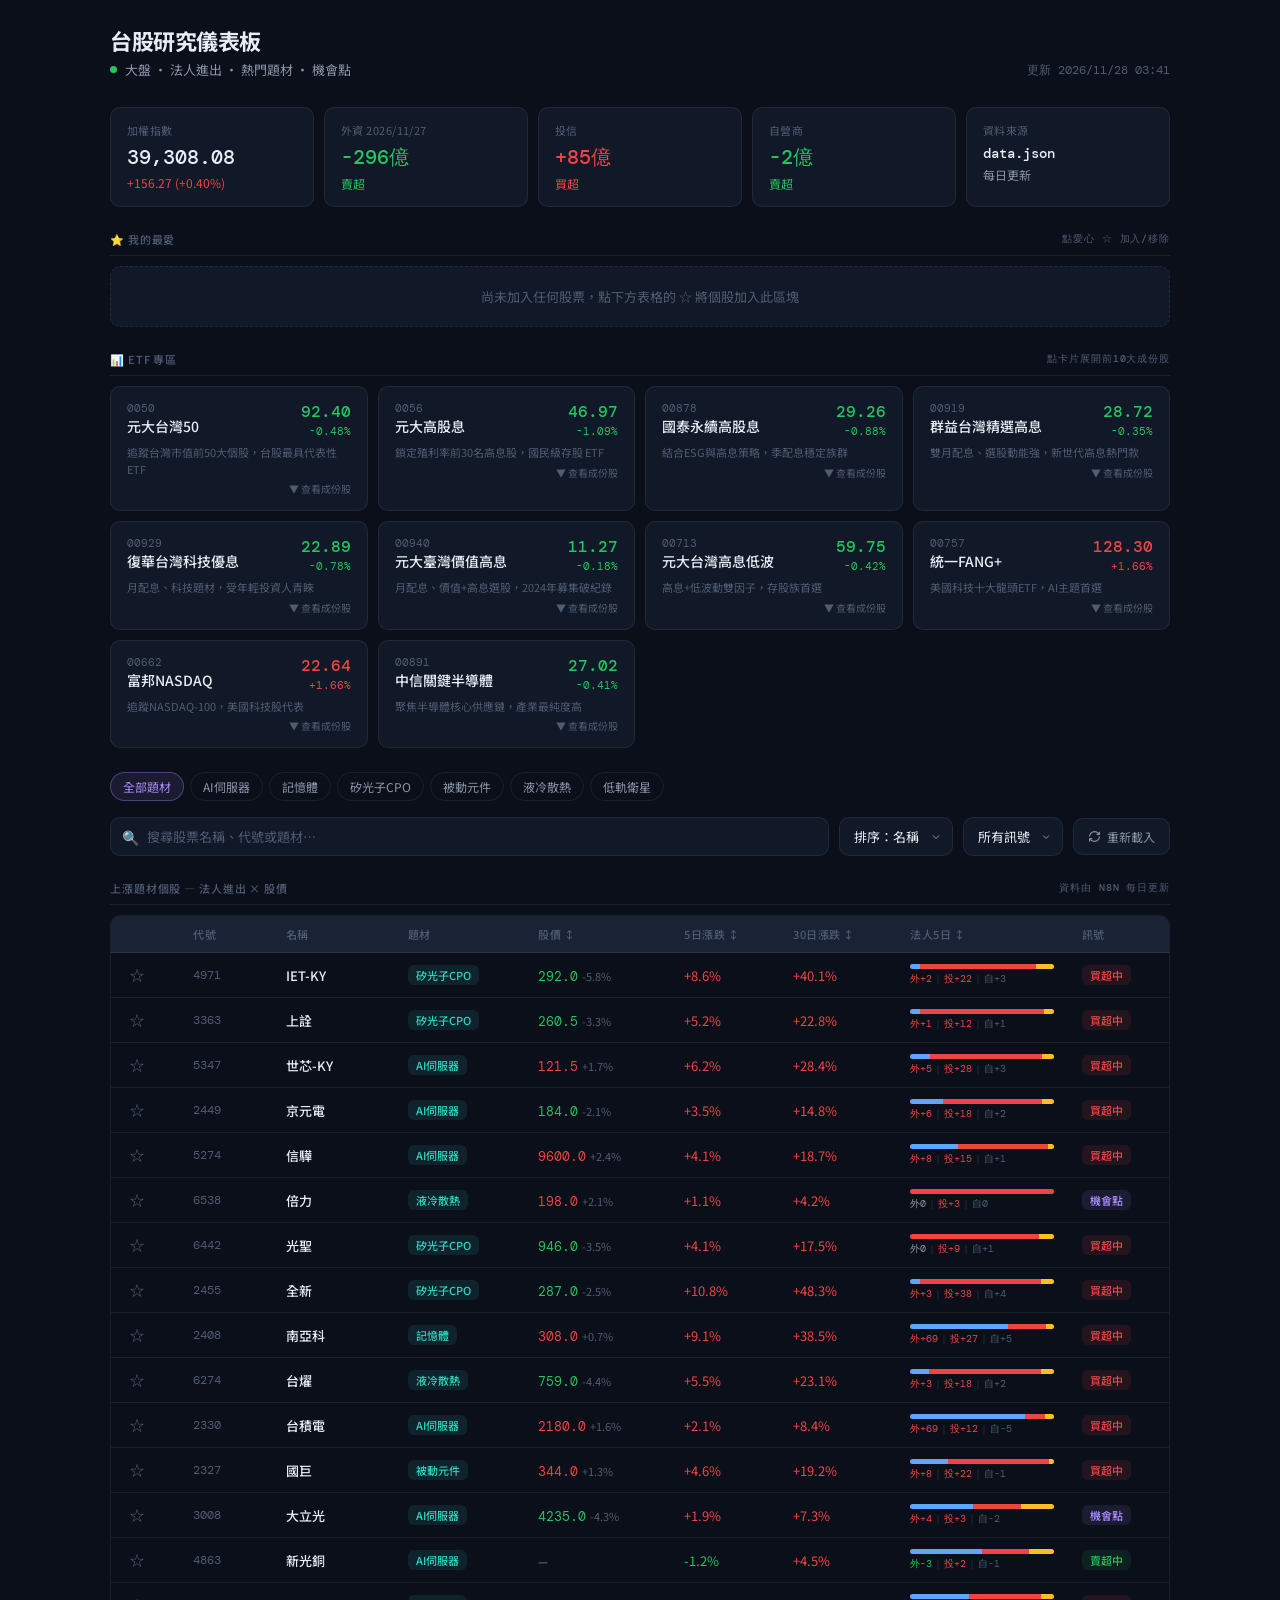
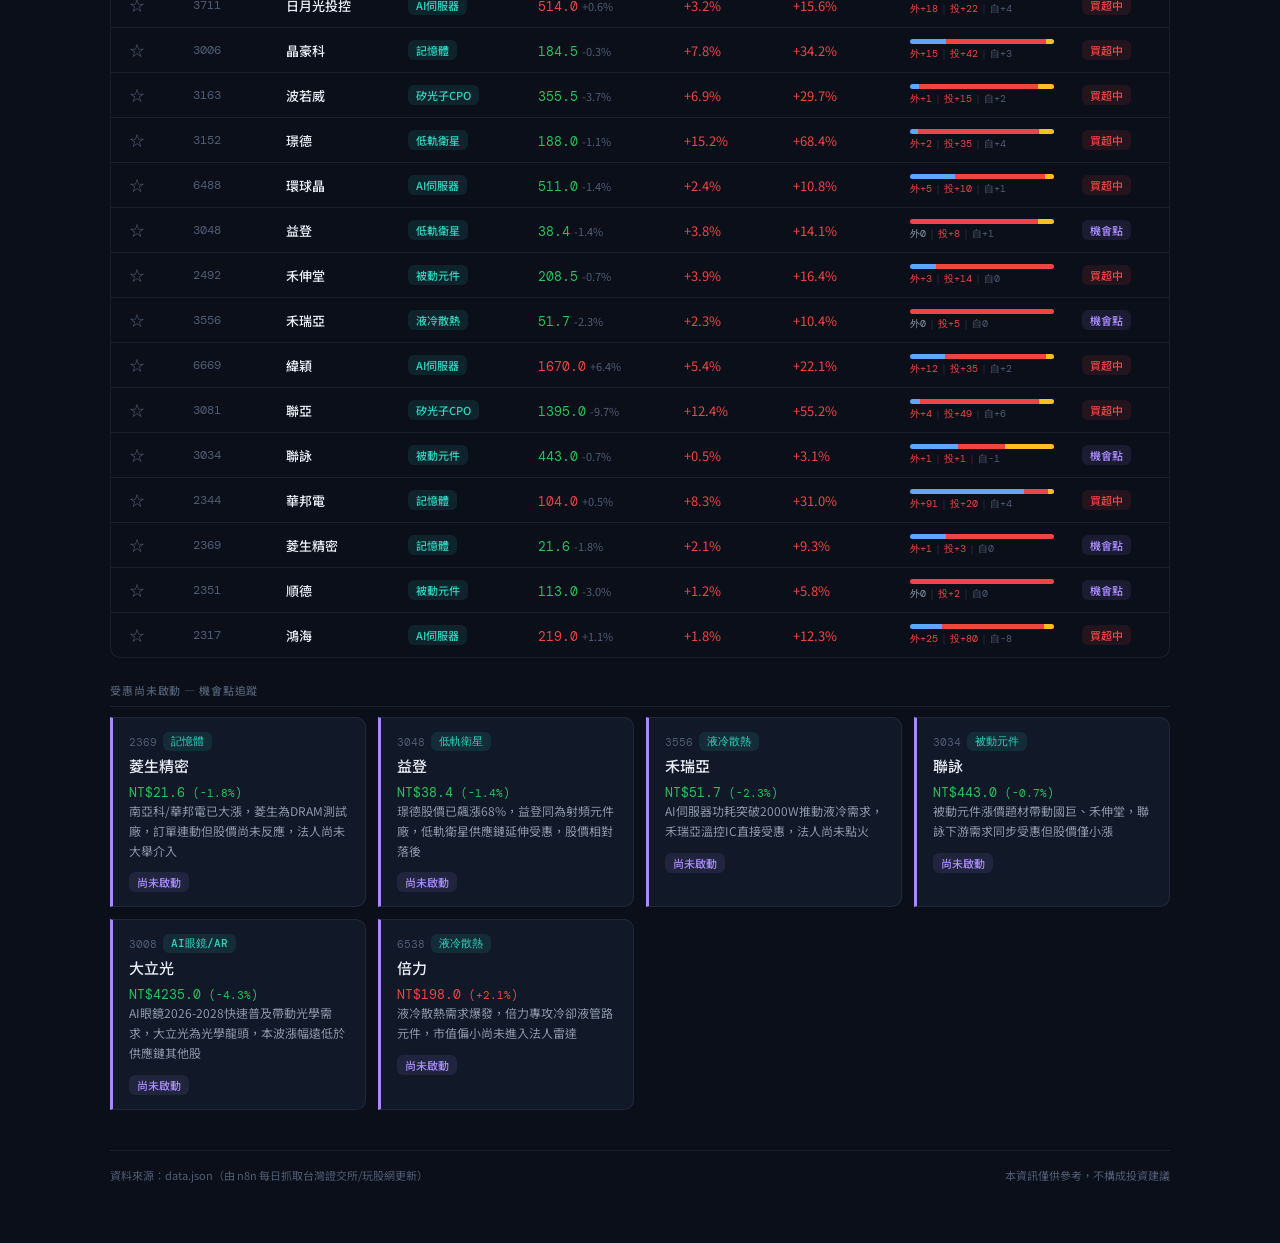
<file: index_with_etf.html>
<!DOCTYPE html>
<html lang="zh-TW">
<head>
<meta charset="UTF-8">
<meta name="viewport" content="width=device-width, initial-scale=1.0">
<title>台股研究儀表板</title>
<link rel="preconnect" href="https://fonts.googleapis.com">
<link href="https://fonts.googleapis.com/css2?family=Noto+Sans+TC:wght@300;400;500;700&family=DM+Mono:wght@400;500&display=swap" rel="stylesheet">
<style>
:root{--bg:#0b0f1a;--bg2:#111827;--bg3:#1a2235;--border:rgba(255,255,255,0.07);--border2:rgba(255,255,255,0.13);--text:#e8edf5;--text2:#8b96a8;--text3:#4f5d73;--up:#ef4444;--dn:#22c55e;--up-bg:rgba(239,68,68,0.1);--dn-bg:rgba(34,197,94,0.1);--blue:#60a5fa;--purple:#a78bfa;--purple-bg:rgba(167,139,250,0.1);--teal:#2dd4bf;--teal-bg:rgba(45,212,191,0.1);--yellow:#fbbf24;--font:'Noto Sans TC',sans-serif;--mono:'DM Mono',monospace;--r:10px}
*{box-sizing:border-box;margin:0;padding:0}
html,body{background:var(--bg);min-height:100%}
body{font-family:var(--font);color:var(--text);padding:24px 20px 60px;max-width:1100px;margin:0 auto}
.header{display:flex;align-items:flex-end;justify-content:space-between;margin-bottom:28px;flex-wrap:wrap;gap:12px}
.header h1{font-size:22px;font-weight:700;letter-spacing:-.02em}
.header .sub{font-size:13px;color:var(--text2);margin-top:4px;display:flex;align-items:center;gap:8px}
.dot{width:7px;height:7px;border-radius:50%;background:#22c55e;display:inline-block;animation:blink 2s ease-in-out infinite}
@keyframes blink{0%,100%{opacity:1}50%{opacity:.3}}
.header-right{font-size:12px;color:var(--text3);font-family:var(--mono);text-align:right}
#loading{position:fixed;inset:0;background:var(--bg);z-index:100;display:flex;flex-direction:column;align-items:center;justify-content:center;gap:16px;transition:opacity .4s}
#loading.hidden{opacity:0;pointer-events:none}
.spinner{width:36px;height:36px;border:2px solid var(--border2);border-top-color:var(--purple);border-radius:50%;animation:spin .8s linear infinite}
@keyframes spin{to{transform:rotate(360deg)}}
.loading-text{font-size:13px;color:var(--text2)}
.err-bar{background:rgba(248,113,113,.1);border:1px solid rgba(248,113,113,.2);border-radius:var(--r);padding:10px 16px;font-size:13px;color:var(--dn);margin-bottom:16px;display:none}
.metrics{display:grid;grid-template-columns:repeat(auto-fit,minmax(150px,1fr));gap:10px;margin-bottom:24px}
.metric{background:var(--bg2);border:1px solid var(--border);border-radius:var(--r);padding:14px 16px}
.metric .lbl{font-size:11px;color:var(--text3);margin-bottom:6px;letter-spacing:.04em;text-transform:uppercase}
.metric .val{font-size:20px;font-weight:500;font-family:var(--mono);color:var(--text)}
.metric .chg{font-size:12px;margin-top:4px}
.up{color:var(--up)}.dn{color:var(--dn)}.neu{color:var(--text2)}
.pills{display:flex;gap:6px;flex-wrap:wrap;margin-bottom:16px}
.pill{font-size:12px;padding:5px 12px;border-radius:20px;cursor:pointer;border:1px solid var(--border);color:var(--text2);background:transparent;font-family:var(--font)}
.pill:hover{border-color:var(--border2);color:var(--text)}
.pill.active{background:var(--purple-bg);color:var(--purple);border-color:rgba(167,139,250,.35)}
.controls{display:flex;gap:10px;flex-wrap:wrap;margin-bottom:16px;align-items:center}
.search-wrap{position:relative;flex:1;min-width:200px}
.search-wrap input{width:100%;background:var(--bg2);border:1px solid var(--border);border-radius:var(--r);padding:9px 14px 9px 36px;font-size:13px;color:var(--text);font-family:var(--font);outline:none}
.search-wrap input::placeholder{color:var(--text3)}
.search-icon{position:absolute;left:12px;top:50%;transform:translateY(-50%);color:var(--text3);font-size:14px}
select{background:var(--bg2);border:1px solid var(--border);border-radius:var(--r);padding:9px 32px 9px 14px;font-size:13px;color:var(--text);font-family:var(--font);outline:none;cursor:pointer;appearance:none;background-image:url("data:image/svg+xml,%3Csvg xmlns='http://www.w3.org/2000/svg' width='12' height='12' viewBox='0 0 24 24' fill='none' stroke='%238b96a8' stroke-width='2'%3E%3Cpath d='m6 9 6 6 6-6'/%3E%3C/svg%3E");background-repeat:no-repeat;background-position:right 10px center}
.refresh-btn{background:var(--bg2);border:1px solid var(--border);border-radius:var(--r);padding:9px 14px;font-size:12px;color:var(--text2);cursor:pointer;font-family:var(--font);display:flex;align-items:center;gap:6px;white-space:nowrap}
.refresh-btn:hover{border-color:var(--border2);color:var(--text)}
.refresh-btn.spinning svg{animation:spin .8s linear infinite}
.sec-hd{font-size:11px;font-weight:500;color:var(--text3);letter-spacing:.08em;text-transform:uppercase;margin:24px 0 10px;padding-bottom:8px;border-bottom:1px solid var(--border);display:flex;align-items:center;justify-content:space-between}
.src-tag{font-size:10px;color:var(--text3);font-family:var(--mono)}
.tbl-wrap{overflow-x:auto;border-radius:var(--r);border:1px solid var(--border)}
table{width:100%;border-collapse:collapse;font-size:13px}
thead{background:var(--bg3)}
th{font-size:11px;font-weight:500;color:var(--text3);text-align:left;padding:10px 14px;white-space:nowrap;cursor:pointer;user-select:none;letter-spacing:.04em}
th:hover{color:var(--text2)}
th.sorted{color:var(--blue)}
td{padding:11px 14px;border-top:1px solid var(--border);color:var(--text);vertical-align:middle;white-space:nowrap}
tr:hover td{background:rgba(255,255,255,.02)}
.code-cell{font-family:var(--mono);font-size:12px;color:var(--text3)}
.name-cell{font-weight:500}
.badge{display:inline-block;font-size:11px;padding:2px 8px;border-radius:6px;font-weight:500}
.b-up{background:var(--up-bg);color:var(--up)}.b-dn{background:var(--dn-bg);color:var(--dn)}.b-neu{background:rgba(255,255,255,.05);color:var(--text2)}.b-opp{background:var(--purple-bg);color:var(--purple)}.b-theme{background:var(--teal-bg);color:var(--teal)}
.inst-wrap{min-width:90px}
.inst-bar{display:flex;height:5px;border-radius:3px;overflow:hidden;margin-bottom:3px}
.if{background:var(--blue)}.it{background:var(--up)}.is{background:var(--yellow)}
.inst-nums{font-size:10px;color:var(--text3);font-family:var(--mono)}
.opp-grid{display:grid;grid-template-columns:repeat(auto-fit,minmax(220px,1fr));gap:12px;margin-top:10px}
.opp-card{background:var(--bg2);border:1px solid var(--border);border-left:3px solid var(--purple);border-radius:0 var(--r) var(--r) 0;padding:14px 16px}
.oc-code{font-size:11px;color:var(--text3);font-family:var(--mono);margin-bottom:4px;display:flex;align-items:center;gap:6px}
.oc-name{font-size:15px;font-weight:500;color:var(--text);margin-bottom:6px}
.oc-reason{font-size:12px;color:var(--text2);line-height:1.65}
.oc-price{font-size:13px;font-family:var(--mono);margin-top:8px}
.oc-tag{margin-top:8px}
.footer{margin-top:40px;padding-top:16px;border-top:1px solid var(--border);font-size:11px;color:var(--text3);display:flex;justify-content:space-between;flex-wrap:wrap;gap:8px}
.empty{text-align:center;padding:40px;color:var(--text3);font-size:14px}

.fav-btn{background:none;border:none;cursor:pointer;font-size:16px;line-height:1;padding:2px 4px;color:var(--text3);transition:all .15s;vertical-align:middle}
.fav-btn:hover{transform:scale(1.2)}
.fav-btn.active{color:#fbbf24}
.fav-section{margin-bottom:24px}
.fav-empty{padding:20px;text-align:center;color:var(--text3);font-size:13px;background:var(--bg2);border:1px dashed var(--border);border-radius:var(--r)}


.etf-section{margin-bottom:24px}
.etf-grid{display:grid;grid-template-columns:repeat(auto-fill,minmax(220px,1fr));gap:10px;margin-top:10px}
.etf-card{background:var(--bg2);border:1px solid var(--border);border-radius:var(--r);padding:14px 16px;cursor:pointer;transition:all .15s}
.etf-card:hover{border-color:var(--border2);transform:translateY(-2px)}
.etf-card.expanded{border-color:var(--purple);background:linear-gradient(180deg,var(--bg2),rgba(167,139,250,0.05))}
.etf-head{display:flex;justify-content:space-between;align-items:flex-start;gap:8px}
.etf-code{font-size:11px;color:var(--text3);font-family:var(--mono);margin-bottom:2px}
.etf-name{font-size:14px;font-weight:500;color:var(--text);line-height:1.3}
.etf-price{text-align:right}
.etf-price-val{font-size:16px;font-weight:500;font-family:var(--mono)}
.etf-price-chg{font-size:11px;font-family:var(--mono);margin-top:2px}
.etf-desc{font-size:11px;color:var(--text3);margin-top:6px;line-height:1.5}
.etf-holdings{margin-top:12px;padding-top:12px;border-top:1px solid var(--border);display:none}
.etf-card.expanded .etf-holdings{display:block}
.etf-holdings-title{font-size:10px;color:var(--text3);letter-spacing:.05em;text-transform:uppercase;margin-bottom:8px}
.holding-row{display:flex;justify-content:space-between;align-items:center;padding:5px 0;font-size:12px;border-bottom:1px solid var(--border)}
.holding-row:last-child{border-bottom:none}
.holding-name{color:var(--text);flex:1}
.holding-code{color:var(--text3);font-family:var(--mono);font-size:10px;margin-right:8px}
.holding-weight{color:var(--text2);font-family:var(--mono);font-size:11px;font-weight:500}
.etf-expand-hint{font-size:10px;color:var(--text3);margin-top:4px;text-align:right}

@media(max-width:600px){body{padding:16px 14px 40px}.metrics{grid-template-columns:repeat(2,1fr)}.header h1{font-size:18px}}
</style>
</head>
<body>

<div id="loading">
  <div class="spinner"></div>
  <div class="loading-text" id="loading-text">正在載入資料…</div>
</div>

<div id="app" style="opacity:0;transition:opacity .4s">
  <div class="header">
    <div>
      <h1>台股研究儀表板</h1>
      <div class="sub"><span class="dot"></span>大盤 · 法人進出 · 熱門題材 · 機會點</div>
    </div>
    <div class="header-right" id="update-time">—</div>
  </div>

  <div class="err-bar" id="err-bar"></div>

  <div class="metrics">
    <div class="metric"><div class="lbl">加權指數</div><div class="val" id="m-twii">—</div><div class="chg" id="m-twii-chg">—</div></div>
    <div class="metric"><div class="lbl">外資 <span id="inst-date-lbl" style="color:var(--text3)">—</span></div><div class="val" id="m-foreign">—</div><div class="chg" id="m-foreign-chg">—</div></div>
    <div class="metric"><div class="lbl">投信</div><div class="val" id="m-trust">—</div><div class="chg" id="m-trust-chg">—</div></div>
    <div class="metric"><div class="lbl">自營商</div><div class="val" id="m-dealer">—</div><div class="chg" id="m-dealer-chg">—</div></div>
    <div class="metric"><div class="lbl">資料來源</div><div class="val" id="m-source" style="font-size:14px">data.json</div><div class="chg neu">每日更新</div></div>
  </div>


  <div class="fav-section">
    <div class="sec-hd">⭐ 我的最愛<span class="src-tag">點愛心 ☆ 加入/移除</span></div>
    <div id="fav-content"></div>
  </div>

  <div class="etf-section">
    <div class="sec-hd">📊 ETF 專區<span class="src-tag">點卡片展開前10大成份股</span></div>
    <div class="etf-grid" id="etf-grid"></div>
  </div>

  <div class="pills" id="theme-pills">
    <button class="pill active" data-theme="all">全部題材</button>
    <button class="pill" data-theme="AI伺服器">AI伺服器</button>
    <button class="pill" data-theme="記憶體">記憶體</button>
    <button class="pill" data-theme="矽光子CPO">矽光子CPO</button>
    <button class="pill" data-theme="被動元件">被動元件</button>
    <button class="pill" data-theme="液冷散熱">液冷散熱</button>
    <button class="pill" data-theme="低軌衛星">低軌衛星</button>
  </div>

  <div class="controls">
    <div class="search-wrap">
      <span class="search-icon">🔍</span>
      <input type="text" id="search-input" placeholder="搜尋股票名稱、代號或題材…">
    </div>
    <select id="sort-sel">
      <option value="name">排序：名稱</option>
      <option value="5d">5日漲跌幅</option>
      <option value="30d">30日漲跌幅</option>
      <option value="price">即時價格</option>
      <option value="inst5">法人5日</option>
    </select>
    <select id="sig-sel">
      <option value="all">所有訊號</option>
      <option value="up">法人買超</option>
      <option value="dn">法人賣超</option>
      <option value="opp">機會點</option>
    </select>
    <button class="refresh-btn" id="refresh-btn" onclick="loadData()">
      <svg width="13" height="13" viewBox="0 0 24 24" fill="none" stroke="currentColor" stroke-width="2"><path d="M3 12a9 9 0 0 1 9-9 9.75 9.75 0 0 1 6.74 2.74L21 8"/><path d="M21 3v5h-5"/><path d="M21 12a9 9 0 0 1-9 9 9.75 9.75 0 0 1-6.74-2.74L3 16"/><path d="M8 16H3v5"/></svg>
      重新載入
    </button>
  </div>

  <div class="sec-hd">上漲題材個股 — 法人進出 × 股價<span class="src-tag" id="src-tag">資料由 n8n 每日更新</span></div>
  <div class="tbl-wrap">
    <table>
      <thead>
        <tr>
          <th style="width:40px"></th>
          <th style="width:70px">代號</th>
          <th style="width:90px">名稱</th>
          <th style="width:90px">題材</th>
          <th style="width:90px" data-col="price">股價 ↕</th>
          <th style="width:80px" data-col="5d">5日漲跌 ↕</th>
          <th style="width:80px" data-col="30d">30日漲跌 ↕</th>
          <th style="width:120px" data-col="inst5">法人5日 ↕</th>
          <th style="width:75px">訊號</th>
        </tr>
      </thead>
      <tbody id="tbody"></tbody>
    </table>
  </div>

  <div class="sec-hd">受惠尚未啟動 — 機會點追蹤</div>
  <div class="opp-grid" id="opp-grid"></div>

  <div class="footer">
    <span>資料來源：data.json（由 n8n 每日抓取台灣證交所/玩股網更新）</span>
    <span>本資訊僅供參考，不構成投資建議</span>
  </div>
</div>

<script>
// 靜態資料
const STOCKS=[
  {code:"2330",name:"台積電",theme:"AI伺服器",p5:2.1,p30:8.4,i5f:69,i5t:12,i5s:-5,sig:"up"},
  {code:"2317",name:"鴻海",theme:"AI伺服器",p5:1.8,p30:12.3,i5f:25,i5t:80,i5s:-8,sig:"up"},
  {code:"3711",name:"日月光投控",theme:"AI伺服器",p5:3.2,p30:15.6,i5f:18,i5t:22,i5s:4,sig:"up"},
  {code:"6669",name:"緯穎",theme:"AI伺服器",p5:5.4,p30:22.1,i5f:12,i5t:35,i5s:2,sig:"up"},
  {code:"5274",name:"信驊",theme:"AI伺服器",p5:4.1,p30:18.7,i5f:8,i5t:15,i5s:1,sig:"up"},
  {code:"5347",name:"世芯-KY",theme:"AI伺服器",p5:6.2,p30:28.4,i5f:5,i5t:28,i5s:3,sig:"up"},
  {code:"4863",name:"新光銅",theme:"AI伺服器",p5:-1.2,p30:4.5,i5f:-3,i5t:2,i5s:-1,sig:"dn"},
  {code:"3006",name:"晶豪科",theme:"記憶體",p5:7.8,p30:34.2,i5f:15,i5t:42,i5s:3,sig:"up"},
  {code:"2408",name:"南亞科",theme:"記憶體",p5:9.1,p30:38.5,i5f:69,i5t:27,i5s:5,sig:"up"},
  {code:"2344",name:"華邦電",theme:"記憶體",p5:8.3,p30:31.0,i5f:91,i5t:20,i5s:4,sig:"up"},
  {code:"2369",name:"菱生精密",theme:"記憶體",p5:2.1,p30:9.3,i5f:1,i5t:3,i5s:0,sig:"opp"},
  {code:"2449",name:"京元電",theme:"AI伺服器",p5:3.5,p30:14.8,i5f:6,i5t:18,i5s:2,sig:"up"},
  {code:"3081",name:"聯亞",theme:"矽光子CPO",p5:12.4,p30:55.2,i5f:4,i5t:49,i5s:6,sig:"up"},
  {code:"2455",name:"全新",theme:"矽光子CPO",p5:10.8,p30:48.3,i5f:3,i5t:38,i5s:4,sig:"up"},
  {code:"4971",name:"IET-KY",theme:"矽光子CPO",p5:8.6,p30:40.1,i5f:2,i5t:22,i5s:3,sig:"up"},
  {code:"3163",name:"波若威",theme:"矽光子CPO",p5:6.9,p30:29.7,i5f:1,i5t:15,i5s:2,sig:"up"},
  {code:"3363",name:"上詮",theme:"矽光子CPO",p5:5.2,p30:22.8,i5f:1,i5t:12,i5s:1,sig:"up"},
  {code:"6442",name:"光聖",theme:"矽光子CPO",p5:4.1,p30:17.5,i5f:0,i5t:9,i5s:1,sig:"up"},
  {code:"2327",name:"國巨",theme:"被動元件",p5:4.6,p30:19.2,i5f:8,i5t:22,i5s:-1,sig:"up"},
  {code:"2492",name:"禾伸堂",theme:"被動元件",p5:3.9,p30:16.4,i5f:3,i5t:14,i5s:0,sig:"up"},
  {code:"2351",name:"順德",theme:"被動元件",p5:1.2,p30:5.8,i5f:0,i5t:2,i5s:0,sig:"opp"},
  {code:"3034",name:"聯詠",theme:"被動元件",p5:0.5,p30:3.1,i5f:1,i5t:1,i5s:-1,sig:"opp"},
  {code:"3008",name:"大立光",theme:"AI伺服器",p5:1.9,p30:7.3,i5f:4,i5t:3,i5s:-2,sig:"opp"},
  {code:"6274",name:"台燿",theme:"液冷散熱",p5:5.5,p30:23.1,i5f:3,i5t:18,i5s:2,sig:"up"},
  {code:"3556",name:"禾瑞亞",theme:"液冷散熱",p5:2.3,p30:10.4,i5f:0,i5t:5,i5s:0,sig:"opp"},
  {code:"6538",name:"倍力",theme:"液冷散熱",p5:1.1,p30:4.2,i5f:0,i5t:3,i5s:0,sig:"opp"},
  {code:"3152",name:"璟德",theme:"低軌衛星",p5:15.2,p30:68.4,i5f:2,i5t:35,i5s:4,sig:"up"},
  {code:"3048",name:"益登",theme:"低軌衛星",p5:3.8,p30:14.1,i5f:0,i5t:8,i5s:1,sig:"opp"},
  {code:"6488",name:"環球晶",theme:"AI伺服器",p5:2.4,p30:10.8,i5f:5,i5t:10,i5s:1,sig:"up"},
];
const OPPS=[
  {code:"2369",name:"菱生精密",theme:"記憶體",reason:"南亞科/華邦電已大漲，菱生為DRAM測試廠，訂單連動但股價尚未反應，法人尚未大舉介入"},
  {code:"3048",name:"益登",theme:"低軌衛星",reason:"璟德股價已飆漲68%，益登同為射頻元件廠，低軌衛星供應鏈延伸受惠，股價相對落後"},
  {code:"3556",name:"禾瑞亞",theme:"液冷散熱",reason:"AI伺服器功耗突破2000W推動液冷需求，禾瑞亞溫控IC直接受惠，法人尚未點火"},
  {code:"3034",name:"聯詠",theme:"被動元件",reason:"被動元件漲價題材帶動國巨、禾伸堂，聯詠下游需求同步受惠但股價僅小漲"},
  {code:"3008",name:"大立光",theme:"AI眼鏡/AR",reason:"AI眼鏡2026-2028快速普及帶動光學需求，大立光為光學龍頭，本波漲幅遠低於供應鏈其他股"},
  {code:"6538",name:"倍力",theme:"液冷散熱",reason:"液冷散熱需求爆發，倍力專攻冷卻液管路元件，市值偏小尚未進入法人雷達"},
];


// 我的最愛邏輯（用 localStorage 儲存）
const FAV_KEY = "tw_stock_favorites";

function getFavs() {
  try {
    return JSON.parse(localStorage.getItem(FAV_KEY) || "[]");
  } catch(e) { return []; }
}

function isFav(code) {
  return getFavs().includes(code);
}

function toggleFav(code) {
  let favs = getFavs();
  if (favs.includes(code)) {
    favs = favs.filter(c => c !== code);
  } else {
    favs.push(code);
  }
  localStorage.setItem(FAV_KEY, JSON.stringify(favs));
  render();
  renderFavorites();
  renderETFs();
}

function favBtn(code) {
  const active = isFav(code);
  return `<button class="fav-btn ${active ? 'active' : ''}" onclick="event.stopPropagation();toggleFav('${code}')" title="${active ? '取消最愛' : '加入最愛'}">${active ? '★' : '☆'}</button>`;
}

function renderFavorites() {
  const favs = getFavs();
  const container = document.getElementById("fav-content");
  if (favs.length === 0) {
    container.innerHTML = '<div class="fav-empty">尚未加入任何股票，點下方表格的 ☆ 將個股加入此區塊</div>';
    return;
  }
  // 從 STOCKS 找出最愛
  const favStocks = favs.map(code => STOCKS.find(s => s.code === code)).filter(Boolean);
  if (favStocks.length === 0) {
    container.innerHTML = '<div class="fav-empty">尚未加入任何股票，點下方表格的 ☆ 將個股加入此區塊</div>';
    return;
  }
  container.innerHTML = `<div class="tbl-wrap"><table>
    <thead><tr>
      <th style="width:40px"></th>
      <th style="width:70px">代號</th>
      <th style="width:90px">名稱</th>
      <th style="width:90px">題材</th>
      <th style="width:90px">股價</th>
      <th style="width:80px">5日漲跌</th>
      <th style="width:80px">30日漲跌</th>
      <th style="width:120px">法人5日</th>
      <th style="width:75px">訊號</th>
    </tr></thead>
    <tbody>${favStocks.map(s => `
      <tr>
        <td>${favBtn(s.code)}</td>
        <td class="code-cell">${s.code}</td>
        <td class="name-cell">${s.name}</td>
        <td><span class="badge b-theme">${s.theme}</span></td>
        <td>${fmtPrice(s.code)}</td>
        <td>${pct(s.p5)}</td>
        <td>${pct(s.p30)}</td>
        <td>${instBar(s.i5f, s.i5t, s.i5s)}</td>
        <td>${sigBadge(s.sig)}</td>
      </tr>
    `).join("")}</tbody>
  </table></div>`;
}


// ETF 清單 + 前10大成份股（資料來源：各 ETF 官方文件 2026年5月）
const ETFS = [
  {
    code: "0050", name: "元大台灣50",
    desc: "追蹤台灣市值前50大個股，台股最具代表性 ETF",
    holdings: [
      {code:"2330",name:"台積電",weight:54.2},
      {code:"2317",name:"鴻海",weight:5.1},
      {code:"2454",name:"聯發科",weight:3.8},
      {code:"2308",name:"台達電",weight:2.5},
      {code:"3711",name:"日月光投控",weight:1.8},
      {code:"2382",name:"廣達",weight:1.7},
      {code:"6505",name:"台塑化",weight:1.4},
      {code:"2891",name:"中信金",weight:1.3},
      {code:"2882",name:"國泰金",weight:1.2},
      {code:"2881",name:"富邦金",weight:1.2}
    ]
  },
  {
    code: "0056", name: "元大高股息",
    desc: "鎖定殖利率前30名高息股，國民級存股 ETF",
    holdings: [
      {code:"2382",name:"廣達",weight:5.2},
      {code:"3711",name:"日月光投控",weight:4.8},
      {code:"2308",name:"台達電",weight:4.5},
      {code:"3231",name:"緯創",weight:4.3},
      {code:"2603",name:"長榮",weight:4.1},
      {code:"2356",name:"英業達",weight:3.9},
      {code:"2376",name:"技嘉",weight:3.7},
      {code:"2324",name:"仁寶",weight:3.5},
      {code:"2002",name:"中鋼",weight:3.3},
      {code:"3034",name:"聯詠",weight:3.1}
    ]
  },
  {
    code: "00878", name: "國泰永續高股息",
    desc: "結合ESG與高息策略，季配息穩定族群",
    holdings: [
      {code:"2308",name:"台達電",weight:5.3},
      {code:"2382",name:"廣達",weight:5.0},
      {code:"3711",name:"日月光投控",weight:4.6},
      {code:"2885",name:"元大金",weight:4.2},
      {code:"2891",name:"中信金",weight:4.0},
      {code:"2884",name:"玉山金",weight:3.8},
      {code:"2886",name:"兆豐金",weight:3.6},
      {code:"2887",name:"台新金",weight:3.4},
      {code:"2880",name:"華南金",weight:3.2},
      {code:"6505",name:"台塑化",weight:3.0}
    ]
  },
  {
    code: "00919", name: "群益台灣精選高息",
    desc: "雙月配息、選股動能強，新世代高息熱門款",
    holdings: [
      {code:"2382",name:"廣達",weight:8.2},
      {code:"3711",name:"日月光投控",weight:7.5},
      {code:"2376",name:"技嘉",weight:6.8},
      {code:"3034",name:"聯詠",weight:5.4},
      {code:"2308",name:"台達電",weight:5.1},
      {code:"3231",name:"緯創",weight:4.8},
      {code:"2356",name:"英業達",weight:4.5},
      {code:"2324",name:"仁寶",weight:4.2},
      {code:"2317",name:"鴻海",weight:4.0},
      {code:"6669",name:"緯穎",weight:3.7}
    ]
  },
  {
    code: "00929", name: "復華台灣科技優息",
    desc: "月配息、科技題材，受年輕投資人青睞",
    holdings: [
      {code:"3711",name:"日月光投控",weight:7.8},
      {code:"2382",name:"廣達",weight:7.2},
      {code:"2308",name:"台達電",weight:6.5},
      {code:"3034",name:"聯詠",weight:5.8},
      {code:"2376",name:"技嘉",weight:5.2},
      {code:"3231",name:"緯創",weight:4.9},
      {code:"2356",name:"英業達",weight:4.6},
      {code:"3017",name:"奇鋐",weight:4.3},
      {code:"2454",name:"聯發科",weight:4.0},
      {code:"6669",name:"緯穎",weight:3.8}
    ]
  },
  {
    code: "00940", name: "元大臺灣價值高息",
    desc: "月配息、價值+高息選股，2024年募集破紀錄",
    holdings: [
      {code:"2382",name:"廣達",weight:6.8},
      {code:"2308",name:"台達電",weight:6.2},
      {code:"3711",name:"日月光投控",weight:5.8},
      {code:"2376",name:"技嘉",weight:5.4},
      {code:"3034",name:"聯詠",weight:5.1},
      {code:"3231",name:"緯創",weight:4.8},
      {code:"2603",name:"長榮",weight:4.5},
      {code:"2454",name:"聯發科",weight:4.2},
      {code:"2356",name:"英業達",weight:4.0},
      {code:"2324",name:"仁寶",weight:3.8}
    ]
  },
  {
    code: "00713", name: "元大台灣高息低波",
    desc: "高息+低波動雙因子，存股族首選",
    holdings: [
      {code:"2885",name:"元大金",weight:6.5},
      {code:"2891",name:"中信金",weight:6.2},
      {code:"2884",name:"玉山金",weight:5.8},
      {code:"2886",name:"兆豐金",weight:5.5},
      {code:"2382",name:"廣達",weight:5.2},
      {code:"2308",name:"台達電",weight:4.8},
      {code:"3711",name:"日月光投控",weight:4.5},
      {code:"6505",name:"台塑化",weight:4.2},
      {code:"2002",name:"中鋼",weight:3.9},
      {code:"2412",name:"中華電",weight:3.7}
    ]
  },
  {
    code: "00757", name: "統一FANG+",
    desc: "美國科技十大龍頭ETF，AI主題首選",
    holdings: [
      {code:"NVDA",name:"NVIDIA",weight:11.5},
      {code:"META",name:"Meta",weight:10.8},
      {code:"AAPL",name:"蘋果",weight:10.5},
      {code:"MSFT",name:"微軟",weight:10.3},
      {code:"GOOGL",name:"Alphabet",weight:10.1},
      {code:"AMZN",name:"Amazon",weight:9.8},
      {code:"NFLX",name:"Netflix",weight:9.6},
      {code:"TSLA",name:"特斯拉",weight:9.4},
      {code:"AMD",name:"超微",weight:9.2},
      {code:"AVGO",name:"博通",weight:8.8}
    ]
  },
  {
    code: "00662", name: "富邦NASDAQ",
    desc: "追蹤NASDAQ-100，美國科技股代表",
    holdings: [
      {code:"AAPL",name:"蘋果",weight:9.2},
      {code:"MSFT",name:"微軟",weight:8.5},
      {code:"NVDA",name:"NVIDIA",weight:8.1},
      {code:"AMZN",name:"Amazon",weight:5.4},
      {code:"META",name:"Meta",weight:4.8},
      {code:"GOOGL",name:"Alphabet A",weight:3.2},
      {code:"GOOG",name:"Alphabet C",weight:3.1},
      {code:"AVGO",name:"博通",weight:3.0},
      {code:"TSLA",name:"特斯拉",weight:2.8},
      {code:"COST",name:"好市多",weight:2.5}
    ]
  },
  {
    code: "00891", name: "中信關鍵半導體",
    desc: "聚焦半導體核心供應鏈，產業最純度高",
    holdings: [
      {code:"2330",name:"台積電",weight:20.0},
      {code:"3711",name:"日月光投控",weight:10.5},
      {code:"2454",name:"聯發科",weight:9.8},
      {code:"3034",name:"聯詠",weight:7.2},
      {code:"2308",name:"台達電",weight:6.5},
      {code:"2379",name:"瑞昱",weight:5.8},
      {code:"5347",name:"世芯-KY",weight:4.5},
      {code:"6488",name:"環球晶",weight:4.2},
      {code:"3661",name:"世芯",weight:3.8},
      {code:"2449",name:"京元電",weight:3.5}
    ]
  }
];

let expandedETF = null;

function renderETFs() {
  const grid = document.getElementById("etf-grid");
  grid.innerHTML = ETFS.map(etf => {
    const d = priceCache[etf.code];
    const priceHtml = d
      ? `<div class="etf-price-val ${d.change>=0?'up':'dn'}">${d.price.toFixed(2)}</div>
         <div class="etf-price-chg ${d.change>=0?'up':'dn'}">${d.change>=0?'+':''}${d.changeP.toFixed(2)}%</div>`
      : `<div class="etf-price-val neu">—</div><div class="etf-price-chg neu">—</div>`;

    const holdingsHtml = etf.holdings.map(h => `
      <div class="holding-row">
        <span class="holding-code">${h.code}</span>
        <span class="holding-name">${h.name}</span>
        <span class="holding-weight">${h.weight.toFixed(1)}%</span>
      </div>
    `).join("");

    return `<div class="etf-card ${expandedETF===etf.code?'expanded':''}" onclick="toggleETF('${etf.code}')">
      <div class="etf-head">
        <div>
          <div class="etf-code">${etf.code}</div>
          <div class="etf-name">${etf.name}</div>
        </div>
        <div class="etf-price">${priceHtml}</div>
      </div>
      <div class="etf-desc">${etf.desc}</div>
      <div class="etf-expand-hint">${expandedETF===etf.code?'▲ 收合':'▼ 查看成份股'}</div>
      <div class="etf-holdings">
        <div class="etf-holdings-title">前10大成份股</div>
        ${holdingsHtml}
      </div>
    </div>`;
  }).join("");
}

function toggleETF(code) {
  expandedETF = expandedETF === code ? null : code;
  renderETFs();
}

let priceCache = {};
let twiiData = {};
let activeTheme = "all", sortCol = "name", asc = true, sigFilter = "all", q = "";

function pct(v){
  if(v==null||isNaN(v)) return `<span class="neu">—</span>`;
  const c = v>0?"up":v<0?"dn":"neu";
  return `<span class="${c}">${v>0?"+":""}${v.toFixed(1)}%</span>`;
}

function fmtPrice(code){
  const d = priceCache[code];
  if(!d || !d.price) return `<span class="neu" style="font-size:11px">—</span>`;
  const c = d.change>=0?"up":"dn", sign = d.change>=0?"+":"";
  return `<span class="${c}" style="font-family:var(--mono)">${d.price.toFixed(1)}</span><span style="font-size:11px;color:var(--text3);margin-left:4px">${sign}${d.changeP.toFixed(1)}%</span>`;
}

function instBar(f, t, s){
  const tot = Math.abs(f)+Math.abs(t)+Math.abs(s) || 1;
  const fp = Math.round(Math.abs(f)/tot*100);
  const tp = Math.round(Math.abs(t)/tot*100);
  const sp = 100 - fp - tp;
  const fc = f>0?"up":f<0?"dn":"neu";
  const tc = t>0?"up":t<0?"dn":"neu";
  return `<div class="inst-wrap"><div class="inst-bar"><div class="if" style="width:${fp}%"></div><div class="it" style="width:${tp}%"></div><div class="is" style="width:${sp}%"></div></div><div class="inst-nums"><span class="${fc}">外${f>0?"+":""}${f}</span><span style="margin:0 3px;opacity:.4">|</span><span class="${tc}">投${t>0?"+":""}${t}</span><span style="margin:0 3px;opacity:.4">|</span>自${s>0?"+":""}${s}</div></div>`;
}

function sigBadge(sig){
  if(sig==="up") return `<span class="badge b-up">買超中</span>`;
  if(sig==="dn") return `<span class="badge b-dn">賣超中</span>`;
  return `<span class="badge b-opp">機會點</span>`;
}

function updateMetrics(){
  if(twiiData.price){
    document.getElementById("m-twii").textContent = twiiData.price.toLocaleString("zh-TW", {minimumFractionDigits:2});
    const sign = twiiData.chg>=0?"+":"";
    document.getElementById("m-twii-chg").innerHTML = `<span class="${twiiData.chg>=0?'up':'dn'}">${sign}${twiiData.chg.toFixed(2)} (${sign}${twiiData.chgP.toFixed(2)}%)</span>`;
  }
}

function setInstMetrics(data){
  if(!data) return;
  const fmt = v => {
    const b = Math.round(v/1e8);
    return (b>=0?"+":"") + b + "億";
  };
  const dateEl = document.getElementById("inst-date-lbl");
  if(dateEl && data.date) dateEl.textContent = data.date;
  [
    ["m-foreign", "m-foreign-chg", data.foreign],
    ["m-trust",   "m-trust-chg",   data.trust],
    ["m-dealer",  "m-dealer-chg",  data.dealer]
  ].forEach(([vid, cid, val]) => {
    const el = document.getElementById(vid);
    el.textContent = fmt(val);
    el.style.color = val>=0?"var(--up)":"var(--dn)";
    document.getElementById(cid).innerHTML = `<span class="${val>=0?'up':'dn'}">${val>=0?'買超':'賣超'}</span>`;
  });
}

function render(){
  let rows = STOCKS.filter(s => {
    if(activeTheme!=="all" && s.theme!==activeTheme) return false;
    if(sigFilter==="up" && (s.i5f+s.i5t+s.i5s)<=0) return false;
    if(sigFilter==="dn" && (s.i5f+s.i5t+s.i5s)>=0) return false;
    if(sigFilter==="opp" && s.sig!=="opp") return false;
    if(q && !(s.code.includes(q) || s.name.includes(q) || s.theme.includes(q))) return false;
    return true;
  });
  rows.sort((a, b) => {
    let va, vb;
    if(sortCol==="name"){ va=a.name; vb=b.name; }
    else if(sortCol==="5d"){ va=a.p5; vb=b.p5; }
    else if(sortCol==="30d"){ va=a.p30; vb=b.p30; }
    else if(sortCol==="price"){ va=priceCache[a.code]?.price||0; vb=priceCache[b.code]?.price||0; }
    else { va=a.i5f+a.i5t+a.i5s; vb=b.i5f+b.i5t+b.i5s; }
    if(typeof va==="string") return asc ? va.localeCompare(vb) : vb.localeCompare(va);
    return asc ? va-vb : vb-va;
  });

  const tbody = document.getElementById("tbody");
  tbody.innerHTML = rows.length===0
    ? `<tr><td colspan="9" class="empty">查無符合條件的股票</td></tr>`
    : rows.map(s => `
      <tr>
        <td>${favBtn(s.code)}</td>
        <td class="code-cell">${s.code}</td>
        <td class="name-cell">${s.name}</td>
        <td><span class="badge b-theme">${s.theme}</span></td>
        <td>${fmtPrice(s.code)}</td>
        <td>${pct(s.p5)}</td>
        <td>${pct(s.p30)}</td>
        <td>${instBar(s.i5f, s.i5t, s.i5s)}</td>
        <td>${sigBadge(s.sig)}</td>
      </tr>
    `).join("");

  const filtOpps = OPPS.filter(o => activeTheme==="all" || o.theme===activeTheme);
  document.getElementById("opp-grid").innerHTML = filtOpps.map(o => {
    const d = priceCache[o.code];
    const ps = d
      ? `<div class="oc-price" style="color:${d.change>=0?'var(--up)':'var(--dn)'}">NT$${d.price.toFixed(1)} <span style="font-size:11px">(${d.change>=0?"+":""}${d.changeP.toFixed(1)}%)</span></div>`
      : `<div class="oc-price" style="color:var(--text3)">—</div>`;
    return `<div class="opp-card">
      <div class="oc-code">${o.code} <span class="badge b-theme">${o.theme}</span></div>
      <div class="oc-name">${o.name}</div>
      ${ps}
      <div class="oc-reason">${o.reason}</div>
      <div class="oc-tag"><span class="badge b-opp">尚未啟動</span></div>
    </div>`;
  }).join("");
}

async function loadData(){
  const btn = document.getElementById("refresh-btn");
  btn.classList.add("spinning");
  document.getElementById("err-bar").style.display = "none";
  document.getElementById("loading").style.display = "flex";
  document.getElementById("loading").classList.remove("hidden");
  document.getElementById("loading-text").textContent = "正在載入資料…";

  try {
    const res = await fetch("./data.json?t=" + Date.now(), { cache: "no-store" });
    if(!res.ok) throw new Error("data.json HTTP " + res.status);
    const data = await res.json();

    if(data.twii){
      twiiData = data.twii;
      updateMetrics();
    }
    if(data.institutional){
      setInstMetrics(data.institutional);
    }
    if(data.prices){
      priceCache = data.prices;
    }
    if(data.updated_at){
      document.getElementById("update-time").textContent = "更新 " + data.updated_at;
    }
  } catch(e){
    document.getElementById("err-bar").textContent = "⚠️ 資料載入失敗：" + e.message;
    document.getElementById("err-bar").style.display = "block";
    console.error("loadData error:", e);
  }

  render();
  renderFavorites();
  renderETFs();
  document.getElementById("loading").classList.add("hidden");
  setTimeout(() => document.getElementById("loading").style.display = "none", 400);
  document.getElementById("app").style.opacity = "1";
  btn.classList.remove("spinning");
}

// 事件監聽
document.getElementById("theme-pills").addEventListener("click", e => {
  const p = e.target.closest(".pill"); if(!p) return;
  document.querySelectorAll(".pill").forEach(x => x.classList.remove("active"));
  p.classList.add("active");
  activeTheme = p.dataset.theme;
  render();
});
document.getElementById("search-input").addEventListener("input", e => { q = e.target.value.trim(); render(); });
document.getElementById("sort-sel").addEventListener("change", e => { sortCol = e.target.value; render(); });
document.getElementById("sig-sel").addEventListener("change", e => { sigFilter = e.target.value; render(); });
document.querySelectorAll("th[data-col]").forEach(th => {
  th.addEventListener("click", () => {
    if(sortCol===th.dataset.col) asc = !asc;
    else { sortCol = th.dataset.col; asc = false; }
    document.querySelectorAll("th").forEach(t => t.classList.remove("sorted"));
    th.classList.add("sorted");
    render();
  });
});

// 啟動
loadData();
</script>
</body>
</html>
</file>
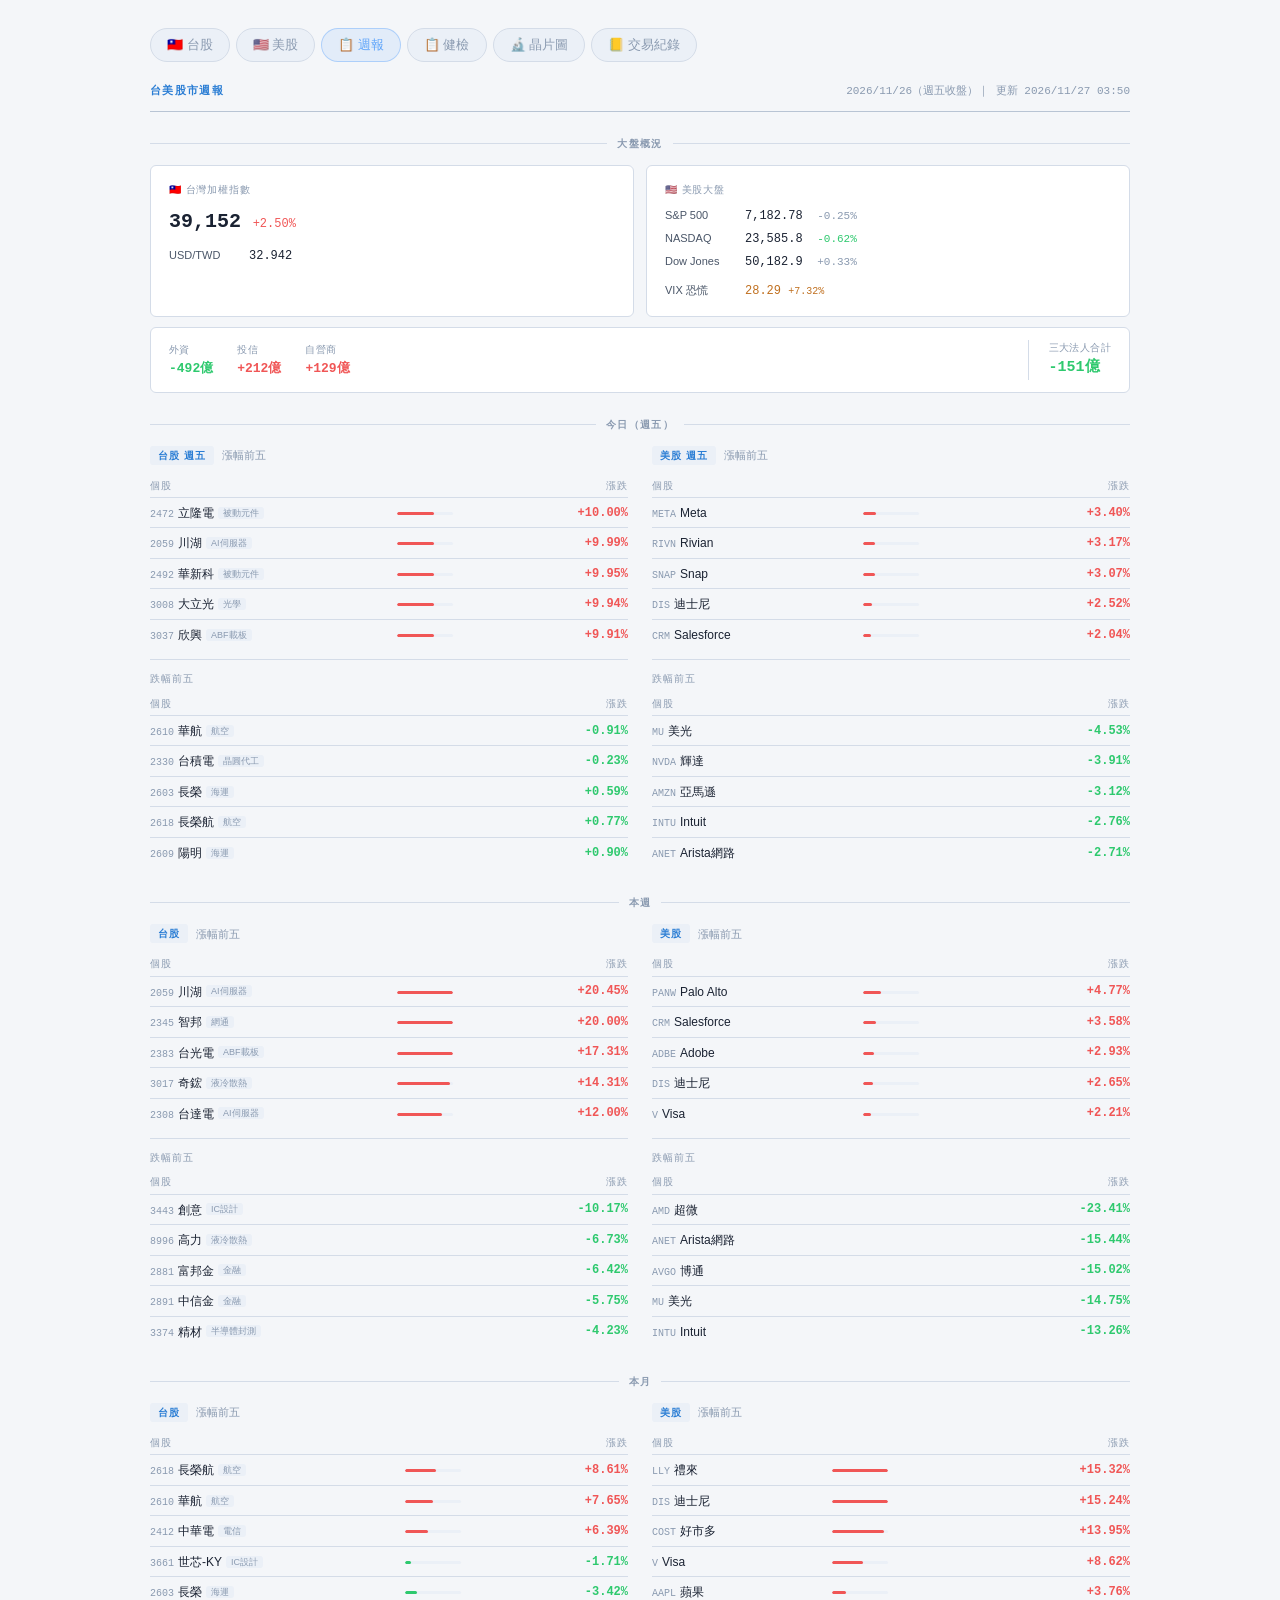
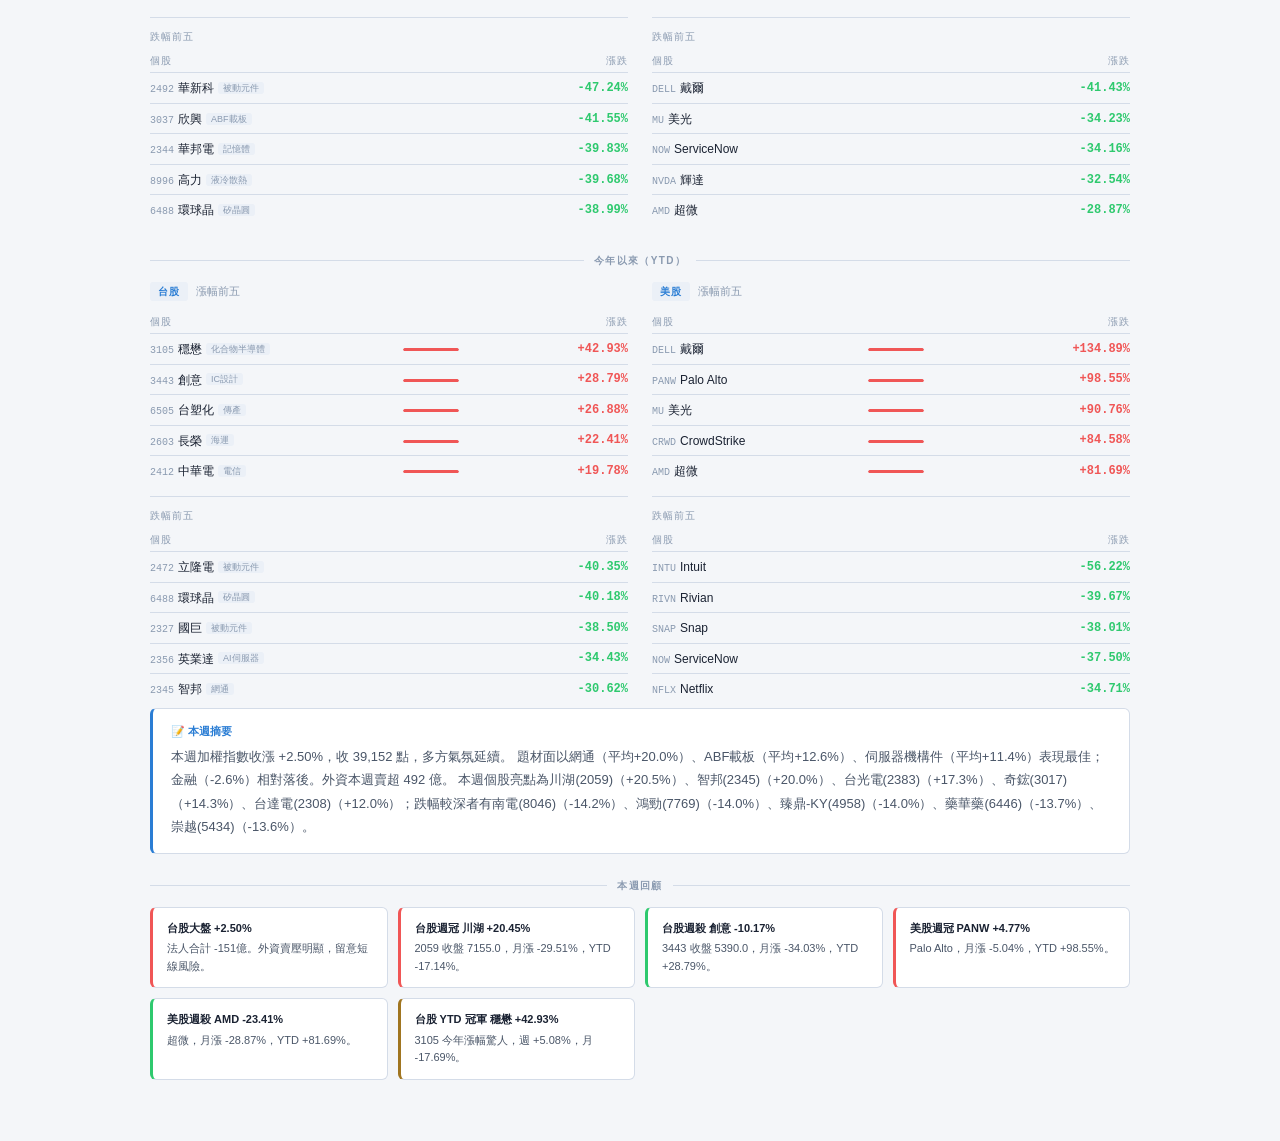
<file: weekly_report.html>
<!doctype html>
<html lang="zh-TW">
<head>
<meta charset="utf-8">
<meta name="viewport" content="width=device-width,initial-scale=1">
<title>台美股市週報 — 2026/11/26</title>
<style>
:root{
  --bg:#0C1018;--bg2:#131820;--bg3:#1A2130;
  --border:#222B3A;--border2:#2D3A4E;
  --text:#D8E4F0;--text2:#8A9BB0;--text3:#4E5F72;
  /* 台股慣例：漲＝紅、跌＝綠。這份週報原本沿用美股配色（漲綠跌紅），
     跟儀表板其他頁面剛好相反，同一個數字在兩頁看到的顏色不一樣。 */
  --up:#F05656;--dn:#2EC96E;--accent:#4D9FEC;--gold:#C9993A;--warn:#E0933A;
  --mono:"SF Mono","Fira Code","Consolas",monospace;
  --sans:-apple-system,BlinkMacSystemFont,"Segoe UI",sans-serif;
  --r:6px;
}
@media(prefers-color-scheme:light){:root{
  --bg:#F4F6F9;--bg2:#FFF;--bg3:#EBF0F7;
  --border:#D4DCE8;--border2:#B8C4D4;
  --text:#1A2232;--text2:#4A5668;--text3:#8A9AB0;
  --accent:#2A7DD4;--gold:#A07520;--warn:#C07020;
}}
:root[data-theme="light"]{--bg:#F4F6F9;--bg2:#FFF;--bg3:#EBF0F7;--border:#D4DCE8;--border2:#B8C4D4;--text:#1A2232;--text2:#4A5668;--text3:#8A9AB0;--accent:#2A7DD4;--gold:#A07520;--warn:#C07020;}
:root[data-theme="dark"]{--bg:#0C1018;--bg2:#131820;--bg3:#1A2130;--border:#222B3A;--border2:#2D3A4E;--text:#D8E4F0;--text2:#8A9BB0;--text3:#4E5F72;--accent:#4D9FEC;--gold:#C9993A;--warn:#E0933A;}
*,*::before,*::after{box-sizing:border-box;margin:0;padding:0}
body{background:var(--bg);color:var(--text);font-family:var(--sans);font-size:13px;line-height:1.5;padding:28px 16px 60px}
.wrap{max-width:980px;margin:0 auto}
.masthead{display:flex;align-items:baseline;justify-content:space-between;border-bottom:1px solid var(--border2);padding-bottom:12px;margin-bottom:24px;flex-wrap:wrap;gap:6px}
.m-title{font-size:11px;letter-spacing:.12em;text-transform:uppercase;color:var(--accent);font-weight:600}
.m-date{font-size:11px;color:var(--text3);font-family:var(--mono)}
.alert{background:rgba(240,86,86,.1);border:1px solid rgba(240,86,86,.3);border-left:3px solid #F05656;border-radius:var(--r);padding:10px 14px;margin-bottom:20px;display:flex;gap:10px;align-items:flex-start}
.alert-icon{font-size:14px;line-height:1.4;flex-shrink:0}
.alert-body{font-size:12px;color:var(--text2);line-height:1.6}
.alert-body strong{color:#F05656}
.sec{display:flex;align-items:center;gap:10px;margin:24px 0 14px}
.sec-line{flex:1;height:1px;background:var(--border)}
.sec-label{font-size:10px;letter-spacing:.14em;text-transform:uppercase;color:var(--text3);font-weight:600;white-space:nowrap}
.ov-grid{display:grid;grid-template-columns:1fr 1fr;gap:12px}
@media(max-width:580px){.ov-grid,.pg{grid-template-columns:1fr}}
.panel{background:var(--bg2);border:1px solid var(--border);border-radius:var(--r);padding:16px 18px}
.panel-flag{font-size:10px;letter-spacing:.09em;text-transform:uppercase;color:var(--text3);margin-bottom:10px}
.big-val{font-family:var(--mono);font-size:20px;font-weight:700;font-variant-numeric:tabular-nums}
.big-chg{font-family:var(--mono);font-size:12px;font-variant-numeric:tabular-nums;margin-left:8px}
.sub-rows{display:flex;flex-direction:column;gap:5px;margin-top:10px}
.sub-row{display:flex;align-items:baseline;gap:8px}
.s-name{font-size:11px;color:var(--text2);min-width:72px}
.s-val{font-family:var(--mono);font-size:12px;font-variant-numeric:tabular-nums}
.up{color:var(--up)}.dn{color:var(--dn)}.neu{color:var(--text3)}.warn{color:var(--warn)}
.inst{background:var(--bg2);border:1px solid var(--border);border-radius:var(--r);padding:12px 18px;margin-top:10px;display:flex;gap:24px;flex-wrap:wrap;align-items:center}
.inst-item{display:flex;flex-direction:column;gap:2px}
.inst-label{font-size:10px;color:var(--text3);letter-spacing:.04em}
.inst-val{font-family:var(--mono);font-size:13px;font-weight:600;font-variant-numeric:tabular-nums}
.inst-total{margin-left:auto;padding-left:20px;border-left:1px solid var(--border)}
.pg{display:grid;grid-template-columns:1fr 1fr;gap:24px}
.pb{margin-bottom:4px}
.ph{display:flex;align-items:center;gap:8px;margin-bottom:10px}
.pbadge{font-size:10px;font-weight:700;letter-spacing:.1em;padding:2px 8px;border-radius:3px;background:var(--bg3);color:var(--accent);text-transform:uppercase}
.psub{font-size:11px;color:var(--text3)}
.rt{width:100%;border-collapse:collapse}
.rt th{font-size:9.5px;letter-spacing:.08em;text-transform:uppercase;color:var(--text3);padding:4px 0;text-align:left;border-bottom:1px solid var(--border);font-weight:500}
.rt th:last-child{text-align:right}
.rt td{padding:5px 0;vertical-align:middle}
.rt tr:not(:last-child) td{border-bottom:1px solid var(--border)}
.rname{font-size:12px;color:var(--text)}
.rtheme{font-size:9px;color:var(--text3);background:var(--bg3);border-radius:3px;padding:1px 5px;margin-left:4px;vertical-align:middle}
.rcode{font-size:10px;color:var(--text3);font-family:var(--mono);margin-right:4px}
.rval{font-family:var(--mono);font-size:12px;font-weight:600;text-align:right;font-variant-numeric:tabular-nums;white-space:nowrap}
.bw{width:56px;display:inline-block;vertical-align:middle}
.bb{height:3px;border-radius:2px;overflow:hidden;background:var(--bg3)}
.bf{height:100%;border-radius:2px}
.divlabel{font-size:9.5px;letter-spacing:.12em;text-transform:uppercase;color:var(--text3);margin:10px 0 6px;padding-top:12px;border-top:1px solid var(--border)}
.obs-grid{display:grid;grid-template-columns:repeat(auto-fill,minmax(200px,1fr));gap:10px}
.obs{background:var(--bg2);border:1px solid var(--border);border-left:3px solid var(--accent);border-radius:var(--r);padding:12px 14px}
.obs.dn{border-left-color:var(--dn)}.obs.up{border-left-color:var(--up)}.obs.gold{border-left-color:var(--gold)}.obs.warn{border-left-color:var(--warn)}
.obs-t{font-size:11px;font-weight:600;color:var(--text);margin-bottom:4px}
.obs-b{font-size:11px;color:var(--text2);line-height:1.6}
</style>
<link rel="stylesheet" href="mobile.css?v=1">
</head>
<body>
<div class="wrap">
  <nav style="display:flex;gap:6px;margin-bottom:20px">
    <a href="index.html" style="display:inline-flex;align-items:center;gap:5px;padding:6px 16px;border-radius:20px;font-size:13px;text-decoration:none;background:var(--bg3);border:1px solid var(--border);color:var(--text3)">🇹🇼 台股</a>
    <a href="us.html" style="display:inline-flex;align-items:center;gap:5px;padding:6px 16px;border-radius:20px;font-size:13px;text-decoration:none;background:var(--bg3);border:1px solid var(--border);color:var(--text3)">🇺🇸 美股</a>
    <a href="weekly_report.html" style="display:inline-flex;align-items:center;gap:5px;padding:6px 16px;border-radius:20px;font-size:13px;text-decoration:none;background:rgba(96,165,250,0.12);border:1px solid rgba(96,165,250,0.4);color:#60a5fa;font-weight:500">📋 週報</a>
    <a href="health_check.html" style="display:inline-flex;align-items:center;gap:5px;padding:6px 16px;border-radius:20px;font-size:13px;text-decoration:none;background:var(--bg3);border:1px solid var(--border);color:var(--text3)">📋 健檢</a>
    <a href="anatomy.html" style="display:inline-flex;align-items:center;gap:5px;padding:6px 16px;border-radius:20px;font-size:13px;text-decoration:none;background:var(--bg3);border:1px solid var(--border);color:var(--text3)">🔬 晶片圖</a>
    <a href="trades.html" style="display:inline-flex;align-items:center;gap:5px;padding:6px 16px;border-radius:20px;font-size:13px;text-decoration:none;background:var(--bg3);border:1px solid var(--border);color:var(--text3)">📒 交易紀錄</a>
  </nav>
  <div class="masthead">
    <span class="m-title">台美股市週報</span>
    <span class="m-date">2026/11/26（週五收盤）｜ 更新 2026/11/27 03:50</span>
  </div>

  <div class="sec"><div class="sec-line"></div><span class="sec-label">大盤概況</span><div class="sec-line"></div></div>
  <div class="ov-grid">
    <div class="panel">
      <div class="panel-flag">🇹🇼 台灣加權指數</div>
      <div>
        <span class="big-val">39,152</span>
        <span class="big-chg up">+2.50%</span>
      </div>
      <div class="sub-rows" style="margin-top:10px">
        <div class="sub-row"><span class="s-name">USD/TWD</span>
          <span class="s-val">32.942</span>
        </div>
      </div>
    </div>
    <div class="panel">
      <div class="panel-flag">🇺🇸 美股大盤</div>
      <div class="sub-rows">
        <div class="sub-row"><span class="s-name">S&amp;P 500</span>
          <span class="s-val">7,182.78</span>
          <span class="s-val neu" style="font-size:11px">&nbsp;-0.25%</span>
        </div>
        <div class="sub-row"><span class="s-name">NASDAQ</span>
          <span class="s-val">23,585.8</span>
          <span class="s-val dn" style="font-size:11px">&nbsp;-0.62%</span>
        </div>
        <div class="sub-row"><span class="s-name">Dow Jones</span>
          <span class="s-val">50,182.9</span>
          <span class="s-val neu" style="font-size:11px">&nbsp;+0.33%</span>
        </div>
        <div class="sub-row" style="margin-top:6px"><span class="s-name">VIX 恐慌</span>
          <span class="s-val warn">28.29 <span style="font-size:10px">+7.32%</span></span>
        </div>
      </div>
    </div>
  </div>
  <div class="inst">
    <div class="inst-item"><span class="inst-label">外資</span>
      <span class="inst-val dn">-492億</span>
    </div>
    <div class="inst-item"><span class="inst-label">投信</span>
      <span class="inst-val up">+212億</span>
    </div>
    <div class="inst-item"><span class="inst-label">自營商</span>
      <span class="inst-val up">+129億</span>
    </div>
    <div class="inst-item inst-total">
      <span class="inst-label">三大法人合計</span>
      <span class="inst-val dn" style="font-size:15px">-151億</span>
    </div>
  </div>

  
  <div class="sec"><div class="sec-line"></div><span class="sec-label">今日（週五）</span><div class="sec-line"></div></div>
  <div class="pg">
    <div class="pb">
      <div class="ph"><span class="pbadge">台股 週五</span><span class="psub">漲幅前五</span></div>
      <table class="rt">
        <tr><th>個股</th><th></th><th style="text-align:right">漲跌</th></tr>
        <tr>
      <td><span class="rcode">2472</span><span class="rname">立隆電</span><span class="rtheme">被動元件</span></td>
      <td><div class="bw"><div class="bb"><div class="bf" style="width:66%;background:var(--up)"></div></div></div></td>
      <td class="rval up">+10.00%</td>
    </tr><tr>
      <td><span class="rcode">2059</span><span class="rname">川湖</span><span class="rtheme">AI伺服器</span></td>
      <td><div class="bw"><div class="bb"><div class="bf" style="width:66%;background:var(--up)"></div></div></div></td>
      <td class="rval up">+9.99%</td>
    </tr><tr>
      <td><span class="rcode">2492</span><span class="rname">華新科</span><span class="rtheme">被動元件</span></td>
      <td><div class="bw"><div class="bb"><div class="bf" style="width:66%;background:var(--up)"></div></div></div></td>
      <td class="rval up">+9.95%</td>
    </tr><tr>
      <td><span class="rcode">3008</span><span class="rname">大立光</span><span class="rtheme">光學</span></td>
      <td><div class="bw"><div class="bb"><div class="bf" style="width:66%;background:var(--up)"></div></div></div></td>
      <td class="rval up">+9.94%</td>
    </tr><tr>
      <td><span class="rcode">3037</span><span class="rname">欣興</span><span class="rtheme">ABF載板</span></td>
      <td><div class="bw"><div class="bb"><div class="bf" style="width:66%;background:var(--up)"></div></div></div></td>
      <td class="rval up">+9.91%</td>
    </tr>
      </table>
      <div class="divlabel">跌幅前五</div>
      <table class="rt">
        <tr><th>個股</th><th style="text-align:right">漲跌</th></tr>
        <tr><td><span class="rcode">2610</span><span class="rname">華航</span><span class=rtheme>航空</span></td><td class="rval dn">-0.91%</td></tr><tr><td><span class="rcode">2330</span><span class="rname">台積電</span><span class=rtheme>晶圓代工</span></td><td class="rval dn">-0.23%</td></tr><tr><td><span class="rcode">2603</span><span class="rname">長榮</span><span class=rtheme>海運</span></td><td class="rval dn">+0.59%</td></tr><tr><td><span class="rcode">2618</span><span class="rname">長榮航</span><span class=rtheme>航空</span></td><td class="rval dn">+0.77%</td></tr><tr><td><span class="rcode">2609</span><span class="rname">陽明</span><span class=rtheme>海運</span></td><td class="rval dn">+0.90%</td></tr>
      </table>
    </div>
    <div class="pb">
      <div class="ph"><span class="pbadge">美股 週五</span><span class="psub">漲幅前五</span></div>
      <table class="rt">
        <tr><th>個股</th><th></th><th style="text-align:right">漲跌</th></tr>
        <tr>
      <td><span class="rcode">META</span><span class="rname">Meta</span></td>
      <td><div class="bw"><div class="bb"><div class="bf" style="width:22%;background:var(--up)"></div></div></div></td>
      <td class="rval up">+3.40%</td>
    </tr><tr>
      <td><span class="rcode">RIVN</span><span class="rname">Rivian</span></td>
      <td><div class="bw"><div class="bb"><div class="bf" style="width:21%;background:var(--up)"></div></div></div></td>
      <td class="rval up">+3.17%</td>
    </tr><tr>
      <td><span class="rcode">SNAP</span><span class="rname">Snap</span></td>
      <td><div class="bw"><div class="bb"><div class="bf" style="width:20%;background:var(--up)"></div></div></div></td>
      <td class="rval up">+3.07%</td>
    </tr><tr>
      <td><span class="rcode">DIS</span><span class="rname">迪士尼</span></td>
      <td><div class="bw"><div class="bb"><div class="bf" style="width:16%;background:var(--up)"></div></div></div></td>
      <td class="rval up">+2.52%</td>
    </tr><tr>
      <td><span class="rcode">CRM</span><span class="rname">Salesforce</span></td>
      <td><div class="bw"><div class="bb"><div class="bf" style="width:13%;background:var(--up)"></div></div></div></td>
      <td class="rval up">+2.04%</td>
    </tr>
      </table>
      <div class="divlabel">跌幅前五</div>
      <table class="rt">
        <tr><th>個股</th><th style="text-align:right">漲跌</th></tr>
        <tr><td><span class="rcode">MU</span><span class="rname">美光</span></td><td class="rval dn">-4.53%</td></tr><tr><td><span class="rcode">NVDA</span><span class="rname">輝達</span></td><td class="rval dn">-3.91%</td></tr><tr><td><span class="rcode">AMZN</span><span class="rname">亞馬遜</span></td><td class="rval dn">-3.12%</td></tr><tr><td><span class="rcode">INTU</span><span class="rname">Intuit</span></td><td class="rval dn">-2.76%</td></tr><tr><td><span class="rcode">ANET</span><span class="rname">Arista網路</span></td><td class="rval dn">-2.71%</td></tr>
      </table>
    </div>
  </div>
  
  <div class="sec"><div class="sec-line"></div><span class="sec-label">本週</span><div class="sec-line"></div></div>
  <div class="pg">
    <div class="pb">
      <div class="ph"><span class="pbadge">台股</span><span class="psub">漲幅前五</span></div>
      <table class="rt">
        <tr><th>個股</th><th></th><th style="text-align:right">漲跌</th></tr>
        <tr>
      <td><span class="rcode">2059</span><span class="rname">川湖</span><span class="rtheme">AI伺服器</span></td>
      <td><div class="bw"><div class="bb"><div class="bf" style="width:100%;background:var(--up)"></div></div></div></td>
      <td class="rval up">+20.45%</td>
    </tr><tr>
      <td><span class="rcode">2345</span><span class="rname">智邦</span><span class="rtheme">網通</span></td>
      <td><div class="bw"><div class="bb"><div class="bf" style="width:100%;background:var(--up)"></div></div></div></td>
      <td class="rval up">+20.00%</td>
    </tr><tr>
      <td><span class="rcode">2383</span><span class="rname">台光電</span><span class="rtheme">ABF載板</span></td>
      <td><div class="bw"><div class="bb"><div class="bf" style="width:100%;background:var(--up)"></div></div></div></td>
      <td class="rval up">+17.31%</td>
    </tr><tr>
      <td><span class="rcode">3017</span><span class="rname">奇鋐</span><span class="rtheme">液冷散熱</span></td>
      <td><div class="bw"><div class="bb"><div class="bf" style="width:95%;background:var(--up)"></div></div></div></td>
      <td class="rval up">+14.31%</td>
    </tr><tr>
      <td><span class="rcode">2308</span><span class="rname">台達電</span><span class="rtheme">AI伺服器</span></td>
      <td><div class="bw"><div class="bb"><div class="bf" style="width:80%;background:var(--up)"></div></div></div></td>
      <td class="rval up">+12.00%</td>
    </tr>
      </table>
      <div class="divlabel">跌幅前五</div>
      <table class="rt">
        <tr><th>個股</th><th style="text-align:right">漲跌</th></tr>
        <tr><td><span class="rcode">3443</span><span class="rname">創意</span><span class=rtheme>IC設計</span></td><td class="rval dn">-10.17%</td></tr><tr><td><span class="rcode">8996</span><span class="rname">高力</span><span class=rtheme>液冷散熱</span></td><td class="rval dn">-6.73%</td></tr><tr><td><span class="rcode">2881</span><span class="rname">富邦金</span><span class=rtheme>金融</span></td><td class="rval dn">-6.42%</td></tr><tr><td><span class="rcode">2891</span><span class="rname">中信金</span><span class=rtheme>金融</span></td><td class="rval dn">-5.75%</td></tr><tr><td><span class="rcode">3374</span><span class="rname">精材</span><span class=rtheme>半導體封測</span></td><td class="rval dn">-4.23%</td></tr>
      </table>
    </div>
    <div class="pb">
      <div class="ph"><span class="pbadge">美股</span><span class="psub">漲幅前五</span></div>
      <table class="rt">
        <tr><th>個股</th><th></th><th style="text-align:right">漲跌</th></tr>
        <tr>
      <td><span class="rcode">PANW</span><span class="rname">Palo Alto</span></td>
      <td><div class="bw"><div class="bb"><div class="bf" style="width:31%;background:var(--up)"></div></div></div></td>
      <td class="rval up">+4.77%</td>
    </tr><tr>
      <td><span class="rcode">CRM</span><span class="rname">Salesforce</span></td>
      <td><div class="bw"><div class="bb"><div class="bf" style="width:23%;background:var(--up)"></div></div></div></td>
      <td class="rval up">+3.58%</td>
    </tr><tr>
      <td><span class="rcode">ADBE</span><span class="rname">Adobe</span></td>
      <td><div class="bw"><div class="bb"><div class="bf" style="width:19%;background:var(--up)"></div></div></div></td>
      <td class="rval up">+2.93%</td>
    </tr><tr>
      <td><span class="rcode">DIS</span><span class="rname">迪士尼</span></td>
      <td><div class="bw"><div class="bb"><div class="bf" style="width:17%;background:var(--up)"></div></div></div></td>
      <td class="rval up">+2.65%</td>
    </tr><tr>
      <td><span class="rcode">V</span><span class="rname">Visa</span></td>
      <td><div class="bw"><div class="bb"><div class="bf" style="width:14%;background:var(--up)"></div></div></div></td>
      <td class="rval up">+2.21%</td>
    </tr>
      </table>
      <div class="divlabel">跌幅前五</div>
      <table class="rt">
        <tr><th>個股</th><th style="text-align:right">漲跌</th></tr>
        <tr><td><span class="rcode">AMD</span><span class="rname">超微</span></td><td class="rval dn">-23.41%</td></tr><tr><td><span class="rcode">ANET</span><span class="rname">Arista網路</span></td><td class="rval dn">-15.44%</td></tr><tr><td><span class="rcode">AVGO</span><span class="rname">博通</span></td><td class="rval dn">-15.02%</td></tr><tr><td><span class="rcode">MU</span><span class="rname">美光</span></td><td class="rval dn">-14.75%</td></tr><tr><td><span class="rcode">INTU</span><span class="rname">Intuit</span></td><td class="rval dn">-13.26%</td></tr>
      </table>
    </div>
  </div>
  
  <div class="sec"><div class="sec-line"></div><span class="sec-label">本月</span><div class="sec-line"></div></div>
  <div class="pg">
    <div class="pb">
      <div class="ph"><span class="pbadge">台股</span><span class="psub">漲幅前五</span></div>
      <table class="rt">
        <tr><th>個股</th><th></th><th style="text-align:right">漲跌</th></tr>
        <tr>
      <td><span class="rcode">2618</span><span class="rname">長榮航</span><span class="rtheme">航空</span></td>
      <td><div class="bw"><div class="bb"><div class="bf" style="width:57%;background:var(--up)"></div></div></div></td>
      <td class="rval up">+8.61%</td>
    </tr><tr>
      <td><span class="rcode">2610</span><span class="rname">華航</span><span class="rtheme">航空</span></td>
      <td><div class="bw"><div class="bb"><div class="bf" style="width:51%;background:var(--up)"></div></div></div></td>
      <td class="rval up">+7.65%</td>
    </tr><tr>
      <td><span class="rcode">2412</span><span class="rname">中華電</span><span class="rtheme">電信</span></td>
      <td><div class="bw"><div class="bb"><div class="bf" style="width:42%;background:var(--up)"></div></div></div></td>
      <td class="rval up">+6.39%</td>
    </tr><tr>
      <td><span class="rcode">3661</span><span class="rname">世芯-KY</span><span class="rtheme">IC設計</span></td>
      <td><div class="bw"><div class="bb"><div class="bf" style="width:11%;background:var(--dn)"></div></div></div></td>
      <td class="rval dn">-1.71%</td>
    </tr><tr>
      <td><span class="rcode">2603</span><span class="rname">長榮</span><span class="rtheme">海運</span></td>
      <td><div class="bw"><div class="bb"><div class="bf" style="width:22%;background:var(--dn)"></div></div></div></td>
      <td class="rval dn">-3.42%</td>
    </tr>
      </table>
      <div class="divlabel">跌幅前五</div>
      <table class="rt">
        <tr><th>個股</th><th style="text-align:right">漲跌</th></tr>
        <tr><td><span class="rcode">2492</span><span class="rname">華新科</span><span class=rtheme>被動元件</span></td><td class="rval dn">-47.24%</td></tr><tr><td><span class="rcode">3037</span><span class="rname">欣興</span><span class=rtheme>ABF載板</span></td><td class="rval dn">-41.55%</td></tr><tr><td><span class="rcode">2344</span><span class="rname">華邦電</span><span class=rtheme>記憶體</span></td><td class="rval dn">-39.83%</td></tr><tr><td><span class="rcode">8996</span><span class="rname">高力</span><span class=rtheme>液冷散熱</span></td><td class="rval dn">-39.68%</td></tr><tr><td><span class="rcode">6488</span><span class="rname">環球晶</span><span class=rtheme>矽晶圓</span></td><td class="rval dn">-38.99%</td></tr>
      </table>
    </div>
    <div class="pb">
      <div class="ph"><span class="pbadge">美股</span><span class="psub">漲幅前五</span></div>
      <table class="rt">
        <tr><th>個股</th><th></th><th style="text-align:right">漲跌</th></tr>
        <tr>
      <td><span class="rcode">LLY</span><span class="rname">禮來</span></td>
      <td><div class="bw"><div class="bb"><div class="bf" style="width:100%;background:var(--up)"></div></div></div></td>
      <td class="rval up">+15.32%</td>
    </tr><tr>
      <td><span class="rcode">DIS</span><span class="rname">迪士尼</span></td>
      <td><div class="bw"><div class="bb"><div class="bf" style="width:100%;background:var(--up)"></div></div></div></td>
      <td class="rval up">+15.24%</td>
    </tr><tr>
      <td><span class="rcode">COST</span><span class="rname">好市多</span></td>
      <td><div class="bw"><div class="bb"><div class="bf" style="width:93%;background:var(--up)"></div></div></div></td>
      <td class="rval up">+13.95%</td>
    </tr><tr>
      <td><span class="rcode">V</span><span class="rname">Visa</span></td>
      <td><div class="bw"><div class="bb"><div class="bf" style="width:57%;background:var(--up)"></div></div></div></td>
      <td class="rval up">+8.62%</td>
    </tr><tr>
      <td><span class="rcode">AAPL</span><span class="rname">蘋果</span></td>
      <td><div class="bw"><div class="bb"><div class="bf" style="width:25%;background:var(--up)"></div></div></div></td>
      <td class="rval up">+3.76%</td>
    </tr>
      </table>
      <div class="divlabel">跌幅前五</div>
      <table class="rt">
        <tr><th>個股</th><th style="text-align:right">漲跌</th></tr>
        <tr><td><span class="rcode">DELL</span><span class="rname">戴爾</span></td><td class="rval dn">-41.43%</td></tr><tr><td><span class="rcode">MU</span><span class="rname">美光</span></td><td class="rval dn">-34.23%</td></tr><tr><td><span class="rcode">NOW</span><span class="rname">ServiceNow</span></td><td class="rval dn">-34.16%</td></tr><tr><td><span class="rcode">NVDA</span><span class="rname">輝達</span></td><td class="rval dn">-32.54%</td></tr><tr><td><span class="rcode">AMD</span><span class="rname">超微</span></td><td class="rval dn">-28.87%</td></tr>
      </table>
    </div>
  </div>
  
  <div class="sec"><div class="sec-line"></div><span class="sec-label">今年以來（YTD）</span><div class="sec-line"></div></div>
  <div class="pg">
    <div class="pb">
      <div class="ph"><span class="pbadge">台股</span><span class="psub">漲幅前五</span></div>
      <table class="rt">
        <tr><th>個股</th><th></th><th style="text-align:right">漲跌</th></tr>
        <tr>
      <td><span class="rcode">3105</span><span class="rname">穩懋</span><span class="rtheme">化合物半導體</span></td>
      <td><div class="bw"><div class="bb"><div class="bf" style="width:100%;background:var(--up)"></div></div></div></td>
      <td class="rval up">+42.93%</td>
    </tr><tr>
      <td><span class="rcode">3443</span><span class="rname">創意</span><span class="rtheme">IC設計</span></td>
      <td><div class="bw"><div class="bb"><div class="bf" style="width:100%;background:var(--up)"></div></div></div></td>
      <td class="rval up">+28.79%</td>
    </tr><tr>
      <td><span class="rcode">6505</span><span class="rname">台塑化</span><span class="rtheme">傳產</span></td>
      <td><div class="bw"><div class="bb"><div class="bf" style="width:100%;background:var(--up)"></div></div></div></td>
      <td class="rval up">+26.88%</td>
    </tr><tr>
      <td><span class="rcode">2603</span><span class="rname">長榮</span><span class="rtheme">海運</span></td>
      <td><div class="bw"><div class="bb"><div class="bf" style="width:100%;background:var(--up)"></div></div></div></td>
      <td class="rval up">+22.41%</td>
    </tr><tr>
      <td><span class="rcode">2412</span><span class="rname">中華電</span><span class="rtheme">電信</span></td>
      <td><div class="bw"><div class="bb"><div class="bf" style="width:100%;background:var(--up)"></div></div></div></td>
      <td class="rval up">+19.78%</td>
    </tr>
      </table>
      <div class="divlabel">跌幅前五</div>
      <table class="rt">
        <tr><th>個股</th><th style="text-align:right">漲跌</th></tr>
        <tr><td><span class="rcode">2472</span><span class="rname">立隆電</span><span class=rtheme>被動元件</span></td><td class="rval dn">-40.35%</td></tr><tr><td><span class="rcode">6488</span><span class="rname">環球晶</span><span class=rtheme>矽晶圓</span></td><td class="rval dn">-40.18%</td></tr><tr><td><span class="rcode">2327</span><span class="rname">國巨</span><span class=rtheme>被動元件</span></td><td class="rval dn">-38.50%</td></tr><tr><td><span class="rcode">2356</span><span class="rname">英業達</span><span class=rtheme>AI伺服器</span></td><td class="rval dn">-34.43%</td></tr><tr><td><span class="rcode">2345</span><span class="rname">智邦</span><span class=rtheme>網通</span></td><td class="rval dn">-30.62%</td></tr>
      </table>
    </div>
    <div class="pb">
      <div class="ph"><span class="pbadge">美股</span><span class="psub">漲幅前五</span></div>
      <table class="rt">
        <tr><th>個股</th><th></th><th style="text-align:right">漲跌</th></tr>
        <tr>
      <td><span class="rcode">DELL</span><span class="rname">戴爾</span></td>
      <td><div class="bw"><div class="bb"><div class="bf" style="width:100%;background:var(--up)"></div></div></div></td>
      <td class="rval up">+134.89%</td>
    </tr><tr>
      <td><span class="rcode">PANW</span><span class="rname">Palo Alto</span></td>
      <td><div class="bw"><div class="bb"><div class="bf" style="width:100%;background:var(--up)"></div></div></div></td>
      <td class="rval up">+98.55%</td>
    </tr><tr>
      <td><span class="rcode">MU</span><span class="rname">美光</span></td>
      <td><div class="bw"><div class="bb"><div class="bf" style="width:100%;background:var(--up)"></div></div></div></td>
      <td class="rval up">+90.76%</td>
    </tr><tr>
      <td><span class="rcode">CRWD</span><span class="rname">CrowdStrike</span></td>
      <td><div class="bw"><div class="bb"><div class="bf" style="width:100%;background:var(--up)"></div></div></div></td>
      <td class="rval up">+84.58%</td>
    </tr><tr>
      <td><span class="rcode">AMD</span><span class="rname">超微</span></td>
      <td><div class="bw"><div class="bb"><div class="bf" style="width:100%;background:var(--up)"></div></div></div></td>
      <td class="rval up">+81.69%</td>
    </tr>
      </table>
      <div class="divlabel">跌幅前五</div>
      <table class="rt">
        <tr><th>個股</th><th style="text-align:right">漲跌</th></tr>
        <tr><td><span class="rcode">INTU</span><span class="rname">Intuit</span></td><td class="rval dn">-56.22%</td></tr><tr><td><span class="rcode">RIVN</span><span class="rname">Rivian</span></td><td class="rval dn">-39.67%</td></tr><tr><td><span class="rcode">SNAP</span><span class="rname">Snap</span></td><td class="rval dn">-38.01%</td></tr><tr><td><span class="rcode">NOW</span><span class="rname">ServiceNow</span></td><td class="rval dn">-37.50%</td></tr><tr><td><span class="rcode">NFLX</span><span class="rname">Netflix</span></td><td class="rval dn">-34.71%</td></tr>
      </table>
    </div>
  </div>

  <div style="background:var(--bg2);border:1px solid var(--border);border-left:3px solid var(--accent);border-radius:var(--r);padding:14px 18px;margin-bottom:16px">
    <div style="font-size:11px;color:var(--accent);font-weight:600;margin-bottom:6px">📝 本週摘要</div>
    <div style="font-size:13px;line-height:1.8;color:var(--text2)">本週加權指數收漲 +2.50%，收 39,152 點，多方氣氛延續。 題材面以網通（平均+20.0%）、ABF載板（平均+12.6%）、伺服器機構件（平均+11.4%）表現最佳；金融（-2.6%）相對落後。外資本週賣超 492 億。 本週個股亮點為川湖(2059)（+20.5%）、智邦(2345)（+20.0%）、台光電(2383)（+17.3%）、奇鋐(3017)（+14.3%）、台達電(2308)（+12.0%）；跌幅較深者有南電(8046)（-14.2%）、鴻勁(7769)（-14.0%）、臻鼎-KY(4958)（-14.0%）、藥華藥(6446)（-13.7%）、崇越(5434)（-13.6%）。</div>
  </div>
  <div class="sec"><div class="sec-line"></div><span class="sec-label">本週回顧</span><div class="sec-line"></div></div>
  <div class="obs-grid">
    <div class="obs up">
      <div class="obs-t">台股大盤 +2.50%</div>
      <div class="obs-b">法人合計 -151億。外資賣壓明顯，留意短線風險。</div>
    </div><div class="obs up">
      <div class="obs-t">台股週冠 川湖 +20.45%</div>
      <div class="obs-b">2059 收盤 7155.0，月漲 -29.51%，YTD -17.14%。</div>
    </div><div class="obs dn">
      <div class="obs-t">台股週殺 創意 -10.17%</div>
      <div class="obs-b">3443 收盤 5390.0，月漲 -34.03%，YTD +28.79%。</div>
    </div><div class="obs up">
      <div class="obs-t">美股週冠 PANW +4.77%</div>
      <div class="obs-b">Palo Alto，月漲 -5.04%，YTD +98.55%。</div>
    </div><div class="obs dn">
      <div class="obs-t">美股週殺 AMD -23.41%</div>
      <div class="obs-b">超微，月漲 -28.87%，YTD +81.69%。</div>
    </div><div class="obs gold">
      <div class="obs-t">台股 YTD 冠軍 穩懋 +42.93%</div>
      <div class="obs-b">3105 今年漲幅驚人，週 +5.08%，月 -17.69%。</div>
    </div>
  </div>
</div>
</body>
</html>
</file>
<file: mobile.css>
/*
 * mobile.css — 手機版調整（所有頁面共用）
 *
 * 只在 640px 以下生效，電腦版完全不受影響。
 * 2026/10 實測 375px 寬時的問題（修改前）：
 *   · 頂部導覽 6 顆按鈕擠在一排，「台股」被壓成一字一行的直排
 *   · 首頁 1,600 多處文字小於 11px（大量 9–10.5px），手機上幾乎看不清
 *   · 154 個可點元素高度不到 28px，手指很難點中
 *   · 個股表格內容寬 1,016px、畫面只有 345px，左右滑的時候看不到是哪一檔
 * 頁面專屬的調整（首頁的快速跳轉列、目標價先顯示 8 張）寫在 index.html。
 */
@media (max-width: 640px) {

  /* ── 頂部導覽：維持一排，可左右滑，文字不換行 ── */
  nav {
    display: flex !important; flex-wrap: nowrap !important;
    overflow-x: auto; -webkit-overflow-scrolling: touch;
    gap: 6px !important; margin-bottom: 14px !important; padding-bottom: 2px;
    scrollbar-width: none;
  }
  nav::-webkit-scrollbar { display: none; }
  nav > a, nav > .nav-tab {
    flex: 0 0 auto !important; white-space: nowrap !important;
    padding: 7px 12px !important; font-size: 13px !important;
  }

  /* ── 字級下限：9–10.5px 的一律拉到 11px ──
     很多字級寫在 inline style 裡，只能用屬性選擇器蓋過去。 */
  [style*="font-size:9px"], [style*="font-size: 9px"],
  [style*="font-size:9.5px"], [style*="font-size:10px"], [style*="font-size: 10px"],
  [style*="font-size:10.5px"],
  .cheat-chip .q, .detail-label, .inst5-sum, .inst-nums, .inst-pct, .inst-hold,
  .trend-chg, .trend-lvl, .trend-streak, .pe-lbl, .val-note, .val-nums,
  .tp-stat-note, .tp-stat-est, .tp-fund-lbl, .tp-dim-tag, .tp-revenue-note,
  .etf-type, .etf-watchlist, .etf-holdings-title, .etf-expand-hint, .holding-code,
  .v2-tag, .src-tag, .aetf-row .cd, .aetf-row .chg, .aetf-who, .expand-icon {
    font-size: 11px !important;
  }

  /* ── 點擊目標：至少 32px 高 ── */
  .cheat-chip, .why-chip, .pill, .sec-toggle, .theme-period-tab,
  .opp-chip, .chip, .lnk, .btn-sm, .fav-btn, .wl-btn {
    min-height: 32px; display: inline-flex; align-items: center;
  }
  .cheat-chip { padding: 4px 10px; font-size: 12.5px; }
  .cheat-chips { gap: 6px; }
  .sec-toggle { padding: 5px 12px; font-size: 12px; }

  /* ── 個股表格：藏掉代號、題材兩欄，☆ 與名稱固定在左邊 ──
     表格本來就照題材分段，「題材」欄重複；代號點開詳情就看得到。
     左右滑看漲跌、法人時，名稱留在原地，才知道是哪一檔。 */
  .tbl-wrap { -webkit-overflow-scrolling: touch; }
  .tbl-wrap table th:nth-child(2), .tbl-wrap table td:nth-child(2):not([colspan]),
  .tbl-wrap table th:nth-child(4), .tbl-wrap table td:nth-child(4):not([colspan]) {
    display: none;
  }
  .tbl-wrap table th:nth-child(1), .tbl-wrap table td:nth-child(1):not([colspan]) {
    position: sticky; left: 0; z-index: 2; width: 34px !important; min-width: 34px;
    background: var(--bg2);
  }
  .tbl-wrap table th:nth-child(3), .tbl-wrap table td:nth-child(3):not([colspan]) {
    position: sticky; left: 34px; z-index: 2; background: var(--bg2);
    box-shadow: 4px 0 6px -4px rgba(0,0,0,.6);
  }
  .tbl-wrap table th { z-index: 3; }
  /* 欄距收窄、名稱與訊號允許換行。原本每格左右各 14px 且不換行，
     整張表 1,016px，在 345px 的畫面上要滑三個畫面寬 */
  .tbl-wrap table th, .tbl-wrap table td:not([colspan]) { padding: 8px 7px; }
  .tbl-wrap table th:nth-child(1), .tbl-wrap table td:nth-child(1):not([colspan]) {
    padding: 8px 0; text-align: center;
  }
  .tbl-wrap table td:nth-child(3):not([colspan]) {
    white-space: normal; min-width: 64px; max-width: 92px; word-break: keep-all;
  }
  .tbl-wrap table th:last-child, .tbl-wrap table td:last-child:not([colspan]) {
    white-space: normal; min-width: 84px;
  }
  .tbl-wrap table td:last-child:not([colspan]) .badge { margin: 1px 0; }
  /* 題材分段的標題列（「晶圓代工 代客製造晶片…」）原本不換行，一行就把整張表
     撐到 1,016px——藏欄位、縮欄距都沒用，真正的元兇是它。讓它換行，並固定在左側可視範圍 */
  /* 法人 5 日那欄是外／投／自三條橫條加一行外資持股，決定了整列高度（約 95px，
     一個畫面只放得下 5 檔）。手機上把條變細、行距收緊，「—」的外資持股（上櫃股沒資料）直接不顯示 */
  .inst-bar2 { gap: 0 !important; min-width: 96px !important; }
  .inst-row2 { line-height: 1.15; }
  .inst-bar2-track { height: 5px !important; }
  .inst-hold { line-height: 1.15; }
  .inst-hold.dim { display: none; }
  .tbl-wrap table td[colspan] { white-space: normal; }
  .tbl-wrap table td[colspan] > * { position: sticky; left: 8px; max-width: calc(100vw - 60px); }
}
</file>
